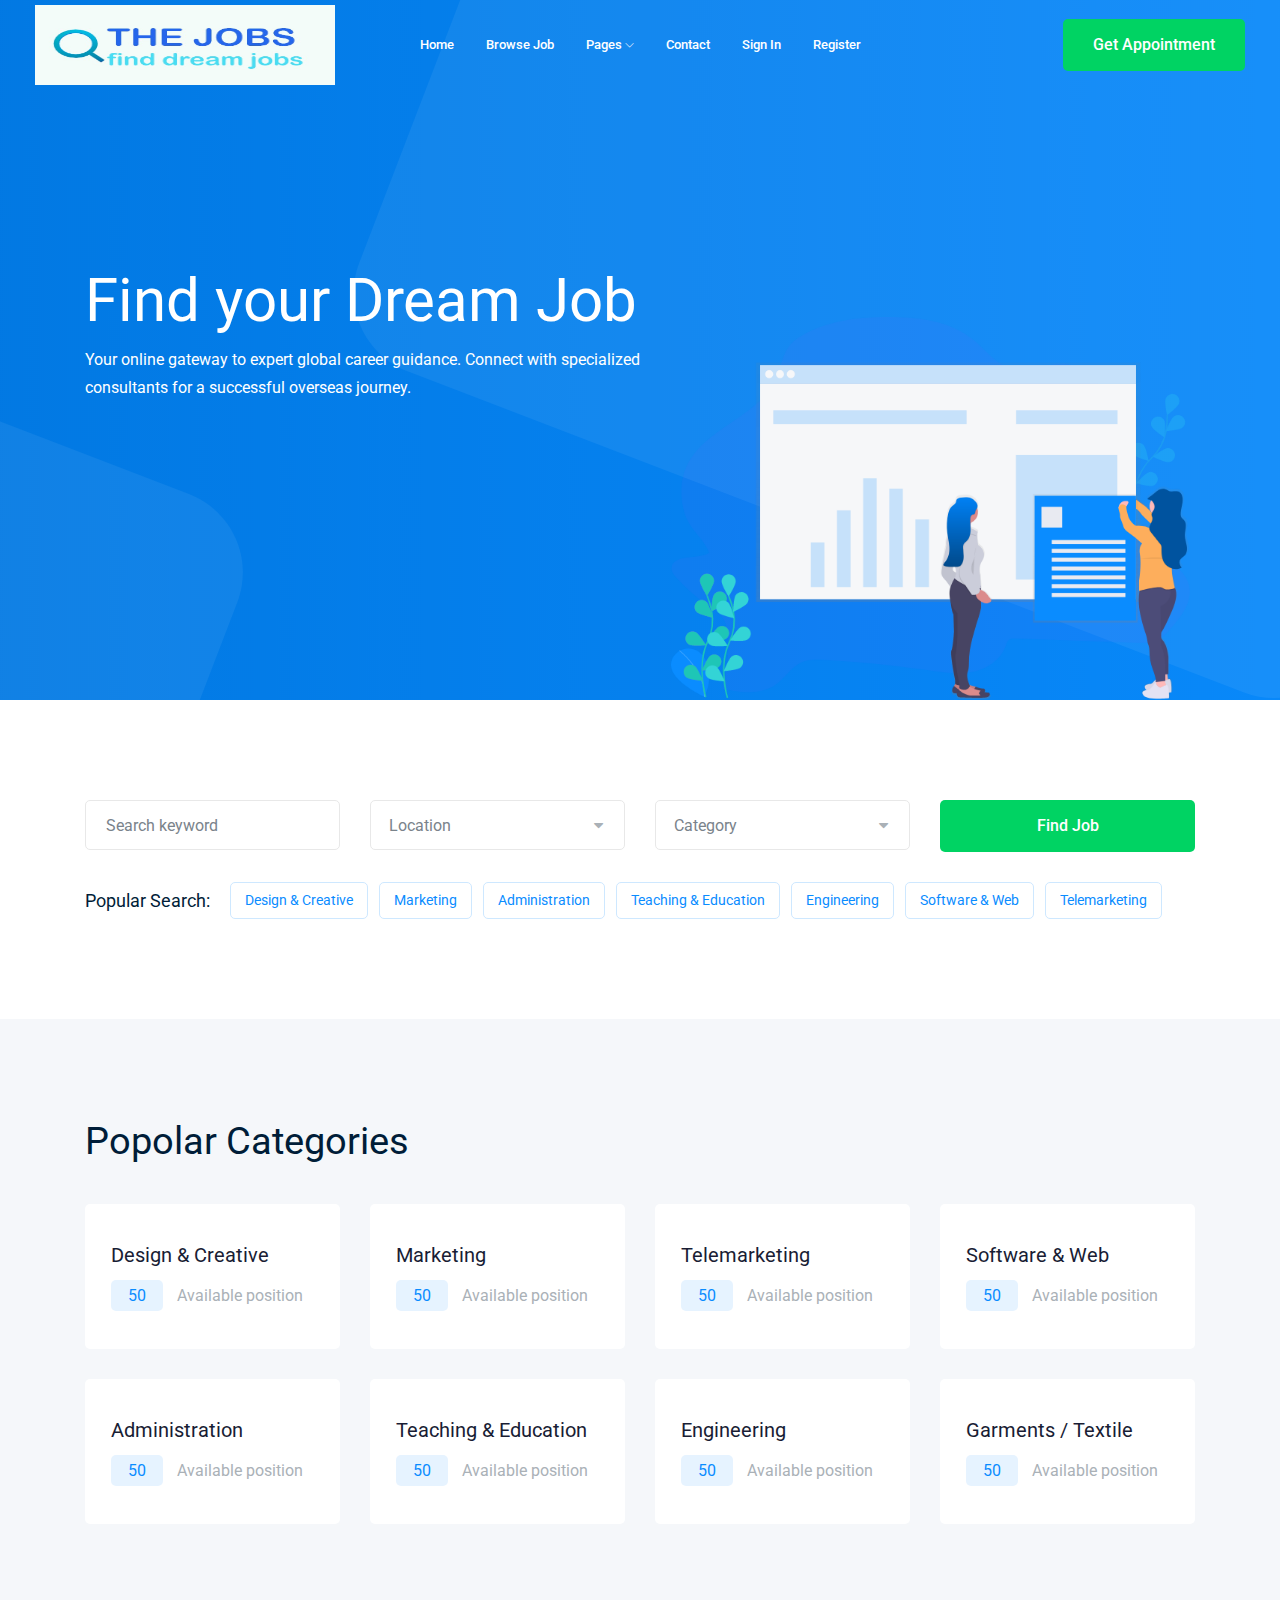
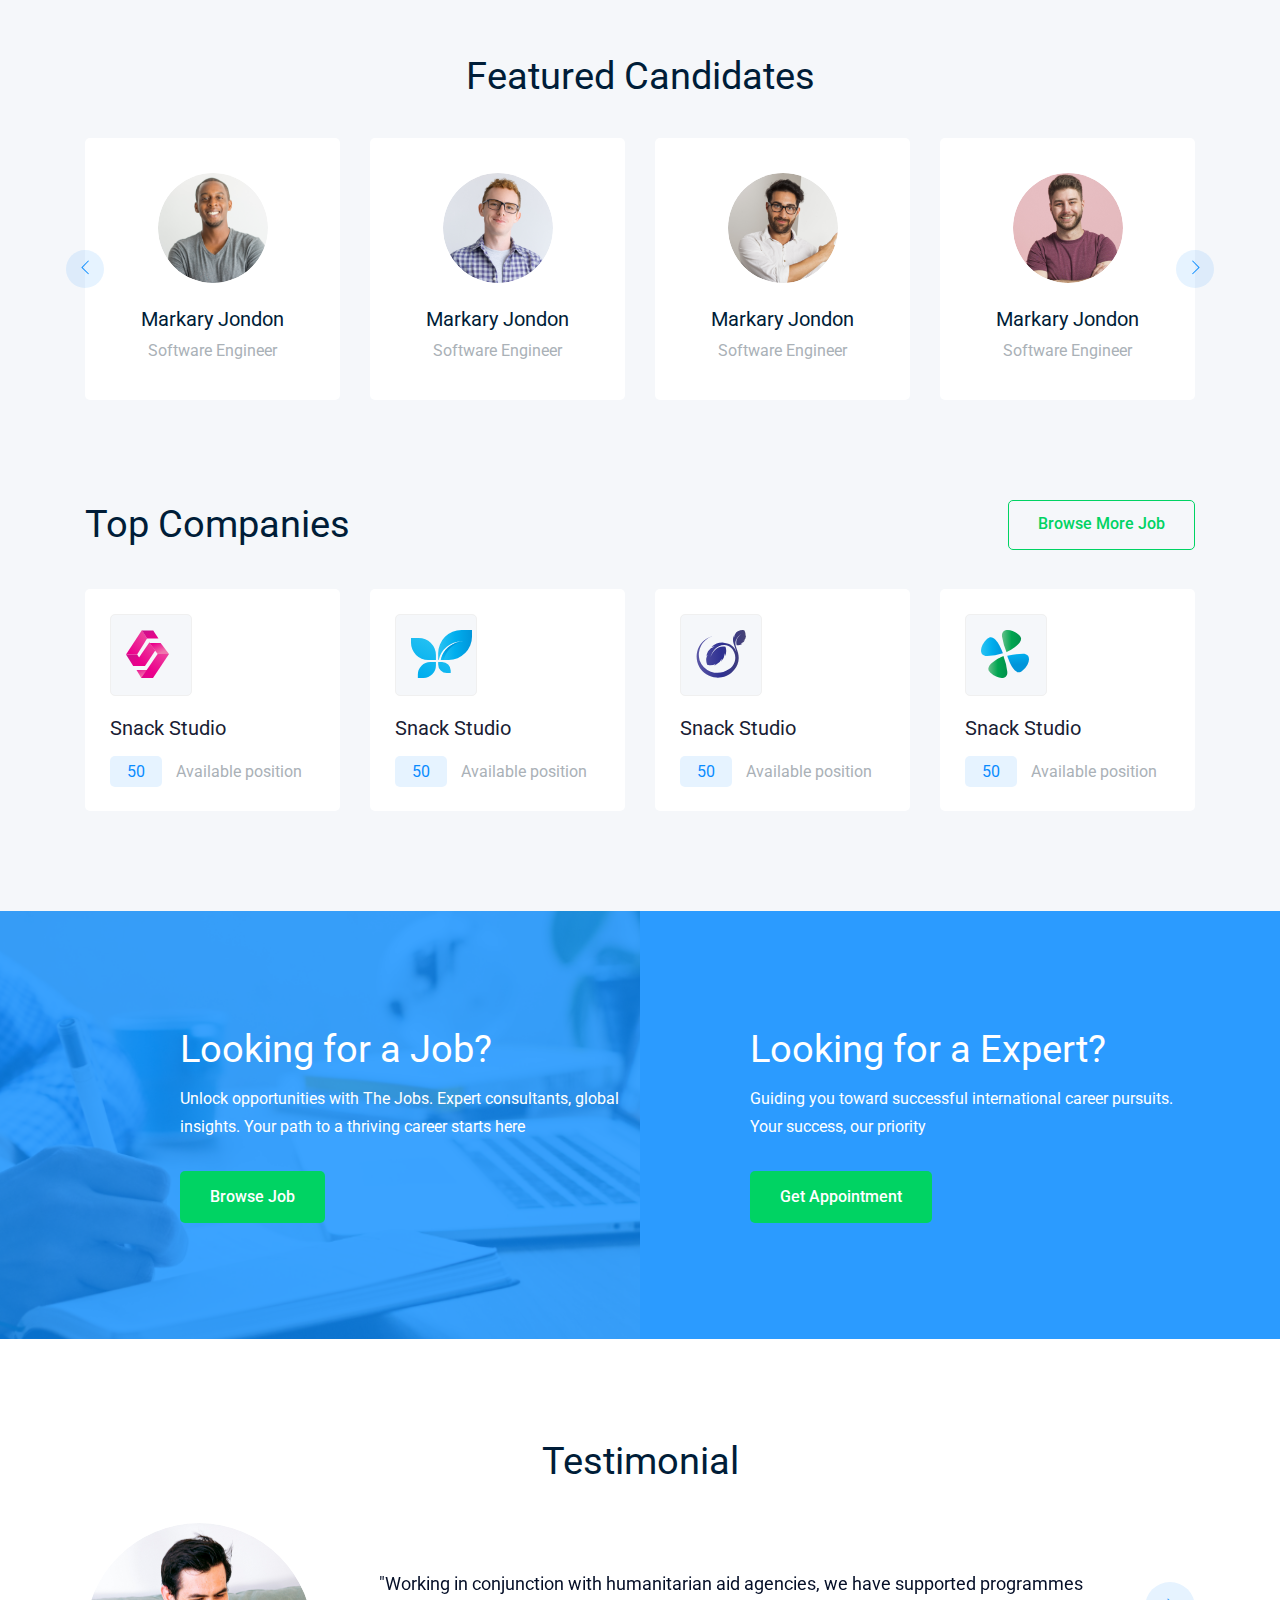
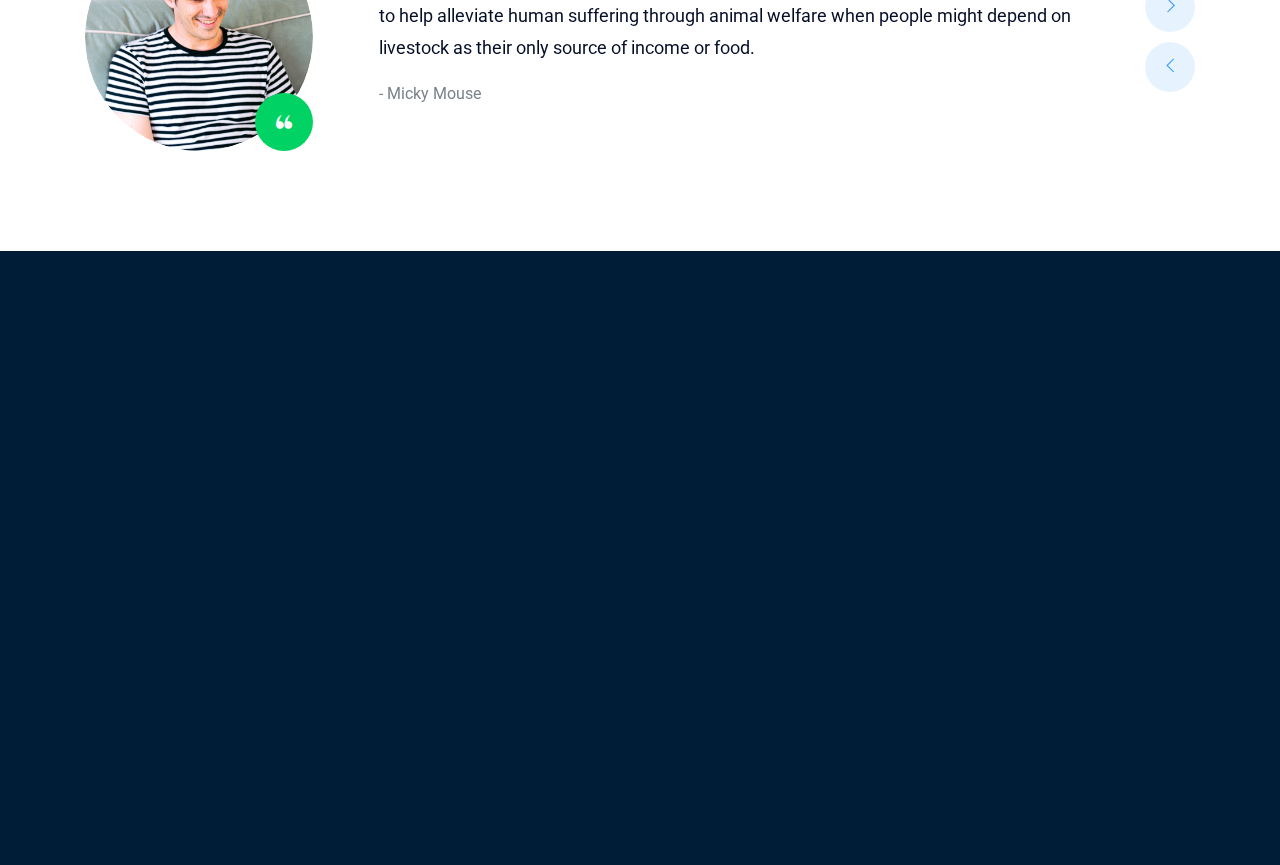
<file: src/main/resources/public/index.html>
<!doctype html>
<html class="no-js" lang="zxx">

<head>
    <meta charset="utf-8">
    <meta http-equiv="x-ua-compatible" content="ie=edge">
    <title>The Jobs</title>
    <meta name="description" content="">
    <meta name="viewport" content="width=device-width, initial-scale=1">

    <link href="css/bootstrap.min.css" rel="stylesheet">
    <script src="js/bootstrap.min.js"></script>

    <!-- <link rel="manifest" href="site.webmanifest"> -->
    <link rel="shortcut icon" type="image/x-icon" href="img/favicon.png">
    <!-- Place favicon.ico in the root directory -->

    <!-- CSS here -->
    <link rel="stylesheet" href="css/bootstrap.min.css">
    <link rel="stylesheet" href="css/owl.carousel.min.css">
    <link rel="stylesheet" href="css/magnific-popup.css">
    <link rel="stylesheet" href="css/font-awesome.min.css">
    <link rel="stylesheet" href="css/themify-icons.css">
    <link rel="stylesheet" href="css/nice-select.css">
    <link rel="stylesheet" href="css/flaticon.css">
    <link rel="stylesheet" href="css/gijgo.css">
    <link rel="stylesheet" href="css/animate.min.css">
    <link rel="stylesheet" href="css/slicknav.css">

    <link rel="stylesheet" href="css/style.css">
    <!-- <link rel="stylesheet" href="css/responsive.css"> -->
</head>

<body>
    <!--[if lte IE 9]>
            <p class="browserupgrade">You are using an <strong>outdated</strong> browser. Please <a href="https://browsehappy.com/">upgrade your browser</a> to improve your experience and security.</p>
        <![endif]-->

    <!-- header-start -->
    <header>
        <div class="header-area ">
            <div id="sticky-header" class="main-header-area">
                <div class="container-fluid ">
                    <div class="header_bottom_border">
                        <div class="row align-items-center">
                            <div class="col-xl-3 col-lg-2">
                                <div class="logo">
                                    <a href="index.html">
                                        <img src="img/logo1.jpg" alt="" style="width: 300px; height: 80px">
                                    </a>
                                </div>
                            </div>
                            <div class="col-xl-6 col-lg-7">
                                <div class="main-menu  d-none d-lg-block">
                                    <nav>
                                        <ul id="navigation">
                                            <li><a href="index.html">home</a></li>
                                            <li><a href="jobs.html">Browse Job</a></li>
                                            <li><a href="#">pages <i class="ti-angle-down"></i></a>
                                                <ul class="submenu">
                                                    <li><a href="candidate.html">Candidates </a></li>
                                                    <li><a href="job_details.html">job details </a></li>
                                                </ul>
                                            </li>
                                            <li><a href="contact.html">Contact</a></li>
                                            <li><a href="signin.html">Sign In</a></li>
                                            <li><a href="signup.html">Register</a></li>

                                        </ul>
                                    </nav>
                                </div>
                            </div>
                            <div class="col-xl-3 col-lg-3 d-none d-lg-block">
                                <div class="Appointment">
                                    <div class="d-none d-lg-block">
                                        <a class="boxed-btn3" href="front.html">Get Appointment</a>
                                    </div>
                                </div>
                            </div>
                            <div class="col-12">
                                <div class="mobile_menu d-block d-lg-none"></div>
                            </div>
                        </div>
                    </div>

                </div>
            </div>
        </div>
    </header>
    <!-- header-end -->

    <!-- slider_area_start -->
    <div class="slider_area">
        <div class="single_slider  d-flex align-items-center slider_bg_1">
            <div class="container">
                <div class="row align-items-center">
                    <div class="col-lg-7 col-md-6">
                        <div class="slider_text">
                            <h3 class="wow fadeInLeft" data-wow-duration="1s" data-wow-delay=".3s">Find your Dream Job</h3>
                            <p class="wow fadeInLeft" data-wow-duration="1s" data-wow-delay=".4s">Your online gateway to expert global career guidance. Connect with specialized consultants for a successful overseas journey.</p>
                        </div>
                    </div>
                </div>
            </div>
        </div>
        <div class="ilstration_img wow fadeInRight d-none d-lg-block text-right" data-wow-duration="1s" data-wow-delay=".2s">
            <img src="img/banner/illustration.png" alt="">
        </div>
    </div>
    <!-- slider_area_end -->

    <!-- catagory_area -->
    <div class="catagory_area">
        <div class="container">
            <div class="row cat_search">
                <div class="col-lg-3 col-md-4">
                    <div class="single_input">
                        <input type="text" placeholder="Search keyword">
                    </div>
                </div>
                <div class="col-lg-3 col-md-4">
                    <div class="single_input">
                        <select class="wide" >
                            <option data-display="Location">Location</option>
                            <option value="1">Dhaka</option>
                            <option value="2">Rangpur</option>
                            <option value="4">Sylet</option>
                          </select>
                    </div>
                </div>
                <div class="col-lg-3 col-md-4">
                    <div class="single_input">
                        <select class="wide">
                            <option data-display="Category">Category</option>
                            <option value="1">Category 1</option>
                            <option value="2">Category 2</option>
                            <option value="4">Category 3</option>
                          </select>
                    </div>
                </div>
                <div class="col-lg-3 col-md-12">
                    <div class="job_btn">
                        <a href="#" class="boxed-btn3">Find Job</a>
                    </div>
                </div>
            </div>
            <div class="row">
                <div class="col-lg-12">
                    <div class="popular_search d-flex align-items-center">
                        <span>Popular Search:</span>
                        <ul>
                            <li><a href="#">Design & Creative</a></li>
                            <li><a href="#">Marketing</a></li>
                            <li><a href="#">Administration</a></li>
                            <li><a href="#">Teaching & Education</a></li>
                            <li><a href="#">Engineering</a></li>
                            <li><a href="#">Software & Web</a></li>
                            <li><a href="#">Telemarketing</a></li>
                        </ul>
                    </div>
                </div>
            </div>
        </div>
    </div>
    <!--/ catagory_area -->

    <!-- popular_catagory_area_start  -->
    <div class="popular_catagory_area">
        <div class="container">
            <div class="row">
                <div class="col-lg-12">
                    <div class="section_title mb-40">
                        <h3>Popolar Categories</h3>
                    </div>
                </div>
            </div>
            <div class="row">
                <div class="col-lg-4 col-xl-3 col-md-6">
                    <div class="single_catagory">
                        <a href="jobs.html"><h4>Design & Creative</h4></a>
                        <p> <span>50</span> Available position</p>
                    </div>
                </div>
                <div class="col-lg-4 col-xl-3 col-md-6">
                    <div class="single_catagory">
                        <a href="jobs.html"><h4>Marketing</h4></a>
                        <p> <span>50</span> Available position</p>
                    </div>
                </div>
                <div class="col-lg-4 col-xl-3 col-md-6">
                    <div class="single_catagory">
                        <a href="jobs.html"><h4>Telemarketing</h4></a>
                        <p> <span>50</span> Available position</p>
                    </div>
                </div>
                <div class="col-lg-4 col-xl-3 col-md-6">
                    <div class="single_catagory">
                        <a href="jobs.html"><h4>Software & Web</h4></a>
                        <p> <span>50</span> Available position</p>
                    </div>
                </div>
                <div class="col-lg-4 col-xl-3 col-md-6">
                    <div class="single_catagory">
                        <a href="jobs.html"><h4>Administration</h4></a>
                        <p> <span>50</span> Available position</p>
                    </div>
                </div>
                <div class="col-lg-4 col-xl-3 col-md-6">
                    <div class="single_catagory">
                        <a href="jobs.html"><h4>Teaching & Education</h4></a>
                        <p> <span>50</span> Available position</p>
                    </div>
                </div>
                <div class="col-lg-4 col-xl-3 col-md-6">
                    <div class="single_catagory">
                        <a href="jobs.html"><h4>Engineering</h4></a>
                        <p> <span>50</span> Available position</p>
                    </div>
                </div>
                <div class="col-lg-4 col-xl-3 col-md-6">
                    <div class="single_catagory">
                        <a href="jobs.html"><h4>Garments / Textile</h4></a>
                        <p> <span>50</span> Available position</p>
                    </div>
                </div>
            </div>
        </div>
    </div>
    <!-- popular_catagory_area_end  -->

    <!-- featured_candidates_area_start  -->
    <div class="featured_candidates_area">
        <div class="container">
            <div class="row">
                <div class="col-lg-12">
                    <div class="section_title text-center mb-40">
                        <h3>Featured Candidates</h3>
                    </div>
                </div>
            </div>
            <div class="row">
                <div class="col-lg-12">
                    <div class="candidate_active owl-carousel">
                        <div class="single_candidates text-center">
                            <div class="thumb">
                                <img src="img/candiateds/1.png" alt="">
                            </div>
                            <a href="#"><h4>Markary Jondon</h4></a>
                            <p>Software Engineer</p>
                        </div>
                        <div class="single_candidates text-center">
                            <div class="thumb">
                                <img src="img/candiateds/2.png" alt="">
                            </div>
                            <a href="#"><h4>Markary Jondon</h4></a>
                            <p>Software Engineer</p>
                        </div>
                        <div class="single_candidates text-center">
                            <div class="thumb">
                                <img src="img/candiateds/3.png" alt="">
                            </div>
                            <a href="#"><h4>Markary Jondon</h4></a>
                            <p>Software Engineer</p>
                        </div>
                        <div class="single_candidates text-center">
                            <div class="thumb">
                                <img src="img/candiateds/4.png" alt="">
                            </div>
                            <a href="#"><h4>Markary Jondon</h4></a>
                            <p>Software Engineer</p>
                        </div>
                        <div class="single_candidates text-center">
                            <div class="thumb">
                                <img src="img/candiateds/5.png" alt="">
                            </div>
                            <a href="#"><h4>Markary Jondon</h4></a>
                            <p>Software Engineer</p>
                        </div>
                        <div class="single_candidates text-center">
                            <div class="thumb">
                                <img src="img/candiateds/6.png" alt="">
                            </div>
                            <a href="#"><h4>Markary Jondon</h4></a>
                            <p>Software Engineer</p>
                        </div>
                        <div class="single_candidates text-center">
                            <div class="thumb">
                                <img src="img/candiateds/7.png" alt="">
                            </div>
                            <a href="#"><h4>Markary Jondon</h4></a>
                            <p>Software Engineer</p>
                        </div>
                        <div class="single_candidates text-center">
                            <div class="thumb">
                                <img src="img/candiateds/8.png" alt="">
                            </div>
                            <a href="#"><h4>Markary Jondon</h4></a>
                            <p>Software Engineer</p>
                        </div>
                        <div class="single_candidates text-center">
                            <div class="thumb">
                                <img src="img/candiateds/9.png" alt="">
                            </div>
                            <a href="#"><h4>Markary Jondon</h4></a>
                            <p>Software Engineer</p>
                        </div>
                        <div class="single_candidates text-center">
                            <div class="thumb">
                                <img src="img/candiateds/9.png" alt="">
                            </div>
                            <a href="#"><h4>Markary Jondon</h4></a>
                            <p>Software Engineer</p>
                        </div>
                        <div class="single_candidates text-center">
                            <div class="thumb">
                                <img src="img/candiateds/10.png" alt="">
                            </div>
                            <a href="#"><h4>Markary Jondon</h4></a>
                            <p>Software Engineer</p>
                        </div>
                        <div class="single_candidates text-center">
                            <div class="thumb">
                                <img src="img/candiateds/3.png" alt="">
                            </div>
                            <a href="#"><h4>Markary Jondon</h4></a>
                            <p>Software Engineer</p>
                        </div>
                        <div class="single_candidates text-center">
                            <div class="thumb">
                                <img src="img/candiateds/4.png" alt="">
                            </div>
                            <a href="#"><h4>Markary Jondon</h4></a>
                            <p>Software Engineer</p>
                        </div>
                    </div>
                </div>
            </div>
        </div>
    </div>
    <!-- featured_candidates_area_end  -->

    <div class="top_companies_area">
        <div class="container">
            <div class="row align-items-center mb-40">
                <div class="col-lg-6 col-md-6">
                    <div class="section_title">
                        <h3>Top Companies</h3>
                    </div>
                </div>
                <div class="col-lg-6 col-md-6">
                    <div class="brouse_job text-right">
                        <a href="jobs.html" class="boxed-btn4">Browse More Job</a>
                    </div>
                </div>
            </div>
            <div class="row">
                <div class="col-lg-4 col-xl-3 col-md-6">
                    <div class="single_company">
                        <div class="thumb">
                            <img src="img/svg_icon/5.svg" alt="">
                        </div>
                        <a href="jobs.html"><h3>Snack Studio</h3></a>
                        <p> <span>50</span> Available position</p>
                    </div>
                </div>
                <div class="col-lg-4 col-xl-3 col-md-6">
                    <div class="single_company">
                        <div class="thumb">
                            <img src="img/svg_icon/4.svg" alt="">
                        </div>
                        <a href="jobs.html"><h3>Snack Studio</h3></a>
                        <p> <span>50</span> Available position</p>
                    </div>
                </div>
                <div class="col-lg-4 col-xl-3 col-md-6">
                    <div class="single_company">
                        <div class="thumb">
                            <img src="img/svg_icon/3.svg" alt="">
                        </div>
                        <a href="jobs.html"><h3>Snack Studio</h3></a>
                        <p> <span>50</span> Available position</p>
                    </div>
                </div>
                <div class="col-lg-4 col-xl-3 col-md-6">
                    <div class="single_company">
                        <div class="thumb">
                            <img src="img/svg_icon/1.svg" alt="">
                        </div>
                        <a href="jobs.html"><h3>Snack Studio</h3></a>
                        <p> <span>50</span> Available position</p>
                    </div>
                </div>
            </div>
        </div>
    </div>

    <!-- job_searcing_wrap  -->
    <div class="job_searcing_wrap overlay">
        <div class="container">
            <div class="row">
                <div class="col-lg-5 offset-lg-1 col-md-6">
                    <div class="searching_text">
                        <h3>Looking for a Job?</h3>
                        <p>Unlock opportunities with The Jobs. Expert consultants, global insights. Your path to a thriving career starts here </p>
                        <a href="#" class="boxed-btn3">Browse Job</a>
                    </div>
                </div>
                <div class="col-lg-5 offset-lg-1 col-md-6">
                    <div class="searching_text">
                        <h3>Looking for a Expert?</h3>
                        <p> Guiding you toward successful international career pursuits. Your success, our priority </p>
                        <a href="front.html" class="boxed-btn3">Get Appointment</a>
                    </div>
                </div>
            </div>
        </div>
    </div>
    <!-- job_searcing_wrap end  -->

    <!-- testimonial_area  -->
    <div class="testimonial_area  ">
        <div class="container">
            <div class="row">
                <div class="col-lg-12">
                    <div class="section_title text-center mb-40">
                        <h3>Testimonial</h3>
                    </div>
                </div>
                <div class="col-xl-12">
                    <div class="testmonial_active owl-carousel">
                        <div class="single_carousel">
                            <div class="row">
                                <div class="col-lg-11">
                                    <div class="single_testmonial d-flex align-items-center">
                                        <div class="thumb">
                                            <img src="img/testmonial/author.png" alt="">
                                            <div class="quote_icon">
                                                <i class="Flaticon flaticon-quote"></i>
                                            </div>
                                        </div>
                                        <div class="info">
                                            <p>"Working in conjunction with humanitarian aid agencies, we have supported programmes to help alleviate human suffering through animal welfare when people might depend on livestock as their only source of income or food.</p>
                                            <span>- Micky Mouse</span>
                                        </div>
                                    </div>
                                </div>
                            </div>
                        </div>
                        <div class="single_carousel">
                            <div class="row">
                                <div class="col-lg-11">
                                    <div class="single_testmonial d-flex align-items-center">
                                        <div class="thumb">
                                            <img src="img/testmonial/author.png" alt="">
                                            <div class="quote_icon">
                                                <i class=" Flaticon flaticon-quote"></i>
                                            </div>
                                        </div>
                                        <div class="info">
                                            <p>"Working in conjunction with humanitarian aid agencies, we have supported programmes to help alleviate human suffering through animal welfare when people might depend on livestock as their only source of income or food.</p>
                                            <span>- Micky Mouse</span>
                                        </div>
                                    </div>
                                </div>
                            </div>
                        </div>
                        <div class="single_carousel">
                            <div class="row">
                                <div class="col-lg-11">
                                    <div class="single_testmonial d-flex align-items-center">
                                        <div class="thumb">
                                            <img src="img/testmonial/author.png" alt="">
                                            <div class="quote_icon">
                                                <i class="Flaticon flaticon-quote"></i>
                                            </div>
                                        </div>
                                        <div class="info">
                                            <p>"Working in conjunction with humanitarian aid agencies, we have supported programmes to help alleviate human suffering through animal welfare when people might depend on livestock as their only source of income or food.</p>
                                            <span>- Micky Mouse</span>
                                        </div>
                                    </div>
                                </div>
                            </div>
                        </div>
                    </div>
                </div>
            </div>
        </div>
    </div>
    <!-- /testimonial_area  -->


    <!-- footer start -->
    <footer class="footer">
        <div class="footer_top">
            <div class="container">
                <div class="row">
                    <div class="col-xl-3 col-md-6 col-lg-3">
                        <div class="footer_widget wow fadeInUp" data-wow-duration="1s" data-wow-delay=".3s">
                            <div class="footer_logo">
                                <a href="#">
                                    <img src="img/logo1.jpg" alt="" style="width: 250px; height: 80px">

                                </a>
                            </div>
                            <p>
                                finloan@support.com <br>
                                +94 021 245 2568 <br>
                                145 Main Street, 11  Colombo
                            </p>
                            <div class="socail_links">
                                <ul>
                                    <li>
                                        <a href="#">
                                            <i class="ti-facebook"></i>
                                        </a>
                                    </li>
                                    <li>
                                        <a href="#">
                                            <i class="fa fa-google-plus"></i>
                                        </a>
                                    </li>
                                    <li>
                                        <a href="#">
                                            <i class="fa fa-twitter"></i>
                                        </a>
                                    </li>
                                    <li>
                                        <a href="#">
                                            <i class="fa fa-instagram"></i>
                                        </a>
                                    </li>
                                </ul>
                            </div>

                        </div>
                    </div>
                    <div class="col-xl-2 col-md-6 col-lg-2">
                        <div class="footer_widget wow fadeInUp" data-wow-duration="1.1s" data-wow-delay=".4s">
                            <h3 class="footer_title">
                                Company
                            </h3>
                            <ul>
                                <li><a href="#">About </a></li>
                                <li><a href="#"> Pricing</a></li>
                                <li><a href="#">Carrier Tips</a></li>
                                <li><a href="#">FAQ</a></li>
                            </ul>

                        </div>
                    </div>
                    <div class="col-xl-3 col-md-6 col-lg-3">
                        <div class="footer_widget wow fadeInUp" data-wow-duration="1.2s" data-wow-delay=".5s">
                            <h3 class="footer_title">
                                Category
                            </h3>
                            <ul>
                                <li><a href="#">Design & Art</a></li>
                                <li><a href="#">Engineering</a></li>
                                <li><a href="#">Sales & Marketing</a></li>
                                <li><a href="#">Finance</a></li>
                            </ul>
                        </div>
                    </div>
                    <div class="col-xl-4 col-md-6 col-lg-4">
                        <div class="footer_widget wow fadeInUp" data-wow-duration="1.3s" data-wow-delay=".6s">
                            <h3 class="footer_title">
                                Subscribe
                            </h3>
                            <form action="#" class="newsletter_form">
                                <input type="text" placeholder="Enter your mail">
                                <button type="submit">Subscribe</button>
                            </form>
                            <p class="newsletter_text">"Explore diverse global career opportunities with guidance from The Job's experts."
                                luckily.</p>
                        </div>
                    </div>
                </div>
            </div>
        </div>
        <div class="copy-right_text wow fadeInUp" data-wow-duration="1.4s" data-wow-delay=".3s">
            <div class="container">
                <div class="footer_border"></div>
                <div class="row">
                    <div class="col-xl-12">
                        <p class="copy_right text-center">
Copyright &copy;<script>document.write(new Date().getFullYear());</script> All rights reserved

                        </p>
                    </div>
                </div>
            </div>
        </div>
    </footer>
    <!--/ footer end  -->

    <!-- link that opens popup -->
    <!-- JS here -->
    <script src="js/vendor/modernizr-3.5.0.min.js"></script>
    <script src="js/vendor/jquery-1.12.4.min.js"></script>
    <script src="js/popper.min.js"></script>
    <script src="js/bootstrap.min.js"></script>
    <script src="js/owl.carousel.min.js"></script>
    <script src="js/isotope.pkgd.min.js"></script>
    <script src="js/ajax-form.js"></script>
    <script src="js/waypoints.min.js"></script>
    <script src="js/jquery.counterup.min.js"></script>
    <script src="js/imagesloaded.pkgd.min.js"></script>
    <script src="js/scrollIt.js"></script>
    <script src="js/jquery.scrollUp.min.js"></script>
    <script src="js/wow.min.js"></script>
    <script src="js/nice-select.min.js"></script>
    <script src="js/jquery.slicknav.min.js"></script>
    <script src="js/jquery.magnific-popup.min.js"></script>
    <script src="js/plugins.js"></script>
    <script src="js/gijgo.min.js"></script>



    <!--contact js-->
    <script src="js/contact.js"></script>
    <script src="js/jquery.ajaxchimp.min.js"></script>
    <script src="js/jquery.form.js"></script>
    <script src="js/jquery.validate.min.js"></script>
    <script src="js/mail-script.js"></script>


    <script src="js/main.js"></script>
</body>

</html>
</file>
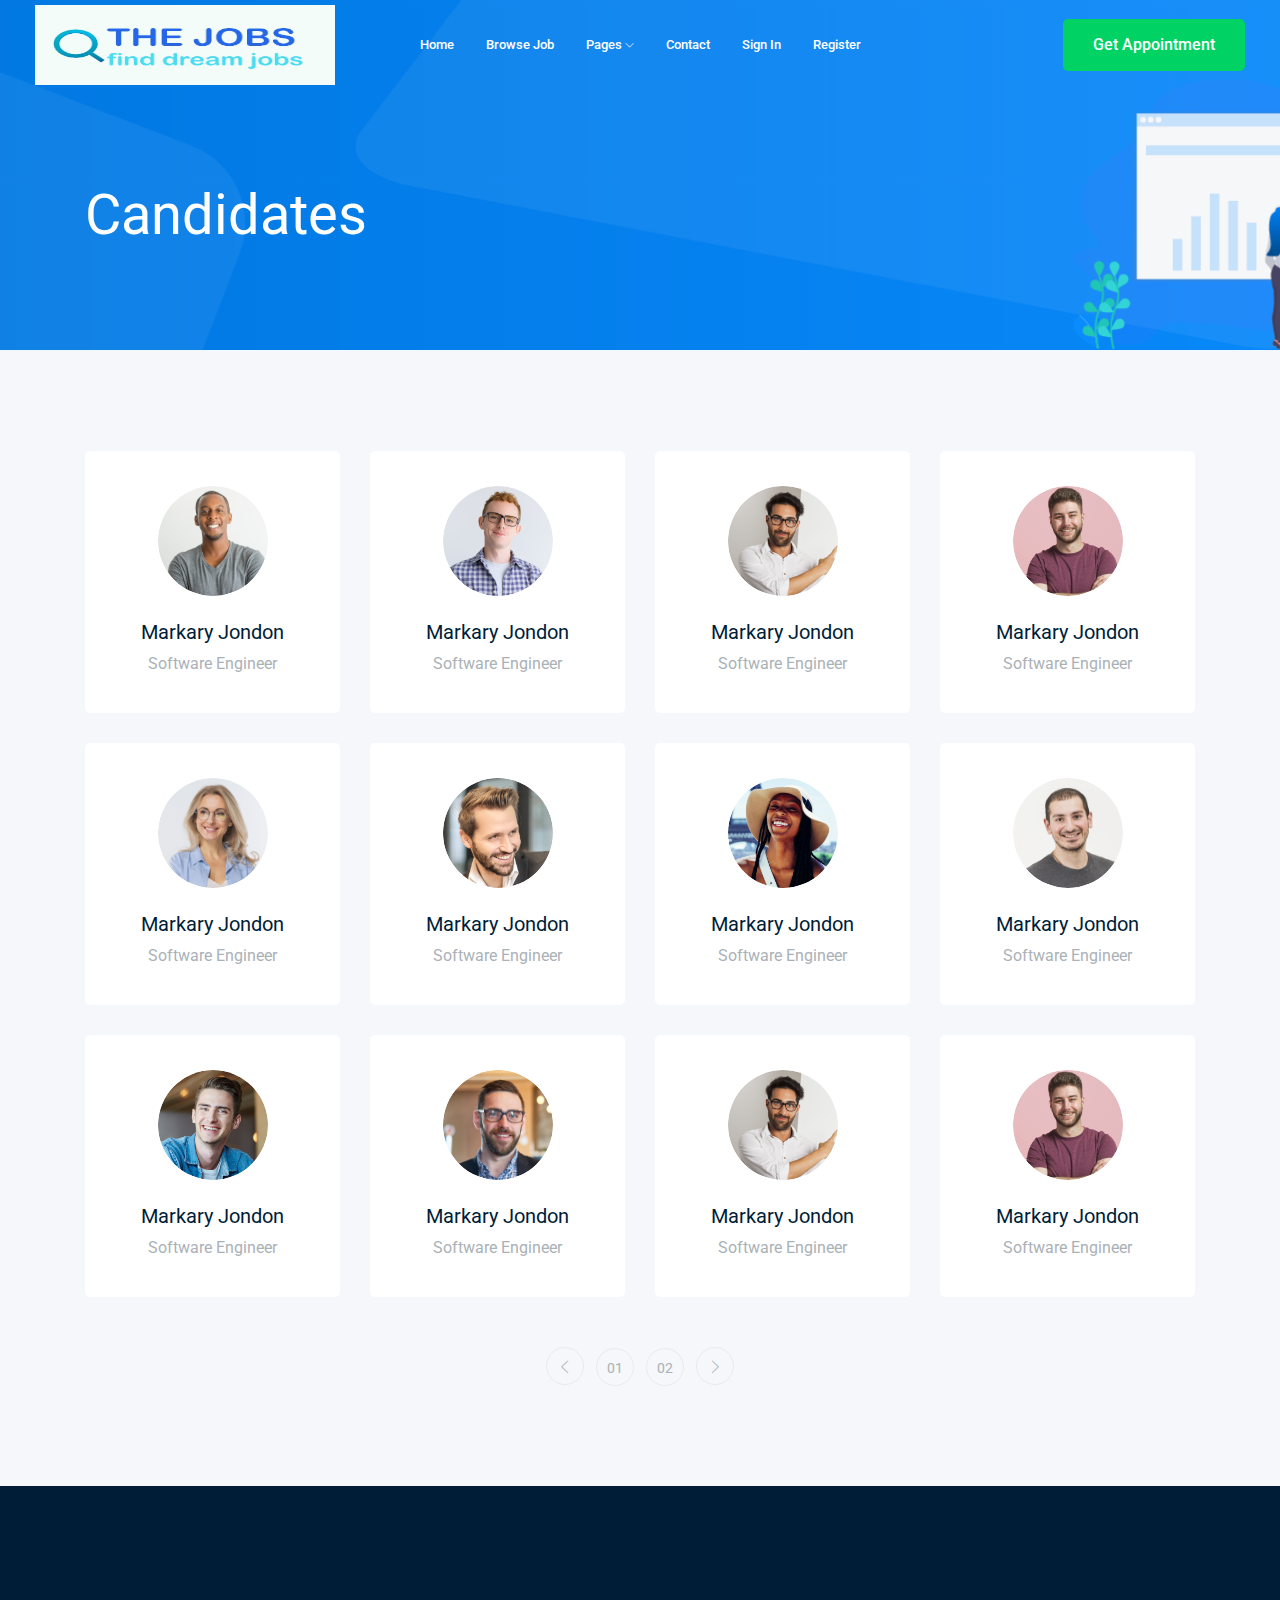
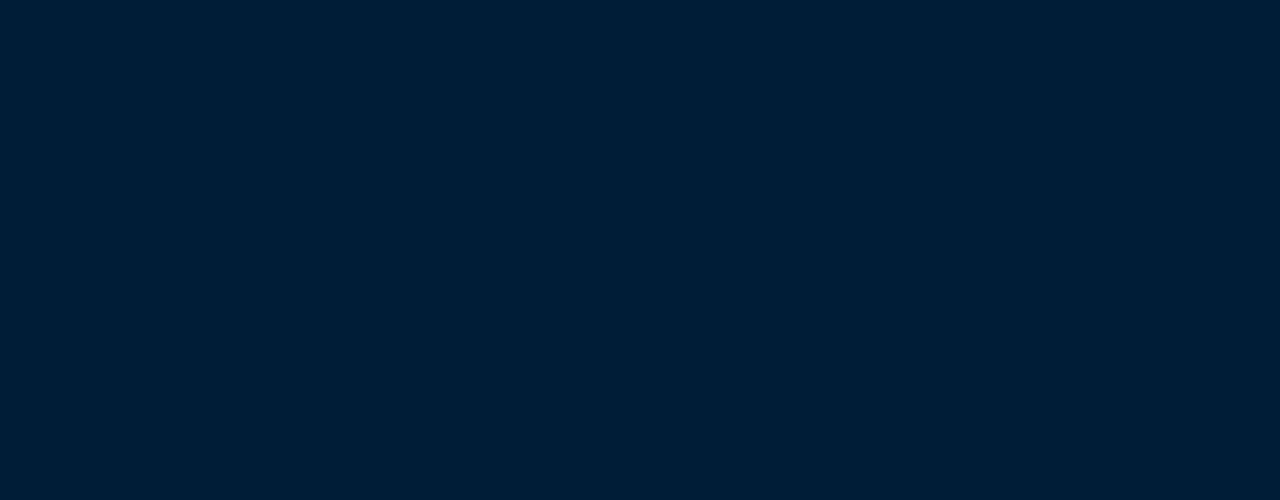
<file: src/main/resources/public/candidate.html>
<!doctype html>
<html class="no-js" lang="zxx">

<head>
    <meta charset="utf-8">
    <meta http-equiv="x-ua-compatible" content="ie=edge">
    <title>The Jobs</title>
    <meta name="description" content="">
    <meta name="viewport" content="width=device-width, initial-scale=1">

    <!-- <link rel="manifest" href="site.webmanifest"> -->
    <link rel="shortcut icon" type="image/x-icon" href="img/favicon.png">
    <!-- Place favicon.ico in the root directory -->

    <!-- CSS here -->
    <link rel="stylesheet" href="css/bootstrap.min.css">
    <link rel="stylesheet" href="css/owl.carousel.min.css">
    <link rel="stylesheet" href="css/magnific-popup.css">
    <link rel="stylesheet" href="css/font-awesome.min.css">
    <link rel="stylesheet" href="css/themify-icons.css">
    <link rel="stylesheet" href="css/nice-select.css">
    <link rel="stylesheet" href="css/flaticon.css">
    <link rel="stylesheet" href="css/gijgo.css">
    <link rel="stylesheet" href="css/animate.min.css">
    <link rel="stylesheet" href="css/slicknav.css">

    <link rel="stylesheet" href="css/style.css">
    <!-- <link rel="stylesheet" href="css/responsive.css"> -->
</head>

<body>
    <!--[if lte IE 9]>
            <p class="browserupgrade">You are using an <strong>outdated</strong> browser. Please <a href="https://browsehappy.com/">upgrade your browser</a> to improve your experience and security.</p>
        <![endif]-->

    <!-- header-start -->
    <header>
        <div class="header-area ">
            <div id="sticky-header" class="main-header-area">
                <div class="container-fluid ">
                    <div class="header_bottom_border">
                        <div class="row align-items-center">
                            <div class="col-xl-3 col-lg-2">
                                <div class="logo">
                                    <a href="index.html">
                                        <img src="img/logo1.jpg" alt="" style="width: 300px; height: 80px">

                                    </a>
                                </div>
                            </div>
                            <div class="col-xl-6 col-lg-7">
                                <div class="main-menu  d-none d-lg-block">
                                    <nav>
                                        <ul id="navigation">
                                            <li><a href="index.html">home</a></li>
                                            <li><a href="jobs.html">Browse Job</a></li>
                                            <li><a href="#">pages <i class="ti-angle-down"></i></a>
                                                <ul class="submenu">
                                                    <li><a href="candidate.html">Candidates </a></li>
                                                    <li><a href="job_details.html">job details </a></li>
                                                </ul>
                                            </li>
                                            <li><a href="contact.html">Contact</a></li>
                                            <li><a href="sigin.html">Sign In</a></li>
                                            <li><a href="signup.html">Register</a></li>
                                        </ul>
                                    </nav>
                                </div>
                            </div>
                            <div class="col-xl-3 col-lg-3 d-none d-lg-block">
                                <div class="Appointment">
                                    <div class="d-none d-lg-block">
                                        <a class="boxed-btn3" href="front.html">Get Appointment</a>
                                    </div>
                                </div>
                            </div>
                            <div class="col-12">
                                <div class="mobile_menu d-block d-lg-none"></div>
                            </div>
                        </div>
                    </div>

                </div>
            </div>
        </div>
    </header>
    <!-- header-end -->

    <!-- bradcam_area  -->
    <div class="bradcam_area bradcam_bg_1">
        <div class="container">
            <div class="row">
                <div class="col-xl-12">
                    <div class="bradcam_text">
                        <h3>Candidates</h3>
                    </div>
                </div>
            </div>
        </div>
    </div>
    <!--/ bradcam_area  -->

    <!-- featured_candidates_area_start  -->
    <div class="featured_candidates_area candidate_page_padding">
        <div class="container">
            <div class="row">
                <div class="col-md-6 col-lg-3">
                    <div class="single_candidates text-center">
                        <div class="thumb">
                            <img src="img/candiateds/1.png" alt="">
                        </div>
                        <a href="#"><h4>Markary Jondon</h4></a>
                        <p>Software Engineer</p>
                    </div>
                </div>
                <div class="col-md-6 col-lg-3">
                    <div class="single_candidates text-center">
                        <div class="thumb">
                            <img src="img/candiateds/2.png" alt="">
                        </div>
                        <a href="#"><h4>Markary Jondon</h4></a>
                        <p>Software Engineer</p>
                    </div>
                </div>
                <div class="col-md-6 col-lg-3">
                    <div class="single_candidates text-center">
                        <div class="thumb">
                            <img src="img/candiateds/3.png" alt="">
                        </div>
                        <a href="#"><h4>Markary Jondon</h4></a>
                        <p>Software Engineer</p>
                    </div>
                </div>
                <div class="col-md-6 col-lg-3">
                    <div class="single_candidates text-center">
                        <div class="thumb">
                            <img src="img/candiateds/4.png" alt="">
                        </div>
                        <a href="#"><h4>Markary Jondon</h4></a>
                        <p>Software Engineer</p>
                    </div>
                </div>
                <div class="col-md-6 col-lg-3">
                    
                    <div class="single_candidates text-center">
                        <div class="thumb">
                            <img src="img/candiateds/5.png" alt="">
                        </div>
                        <a href="#"><h4>Markary Jondon</h4></a>
                        <p>Software Engineer</p>
                    </div>
                </div>
                <div class="col-md-6 col-lg-3">
                    <div class="single_candidates text-center">
                        <div class="thumb">
                            <img src="img/candiateds/6.png" alt="">
                        </div>
                        <a href="#"><h4>Markary Jondon</h4></a>
                        <p>Software Engineer</p>
                    </div>
                </div>
                <div class="col-md-6 col-lg-3">
                    <div class="single_candidates text-center">
                        <div class="thumb">
                            <img src="img/candiateds/7.png" alt="">
                        </div>
                        <a href="#"><h4>Markary Jondon</h4></a>
                        <p>Software Engineer</p>
                    </div>
                </div>
                <div class="col-md-6 col-lg-3">
                    <div class="single_candidates text-center">
                        <div class="thumb">
                            <img src="img/candiateds/8.png" alt="">
                        </div>
                        <a href="#"><h4>Markary Jondon</h4></a>
                        <p>Software Engineer</p>
                    </div>
                </div>
                <div class="col-md-6 col-lg-3">
                    <div class="single_candidates text-center">
                        <div class="thumb">
                            <img src="img/candiateds/9.png" alt="">
                        </div>
                        <a href="#"><h4>Markary Jondon</h4></a>
                        <p>Software Engineer</p>
                    </div>
                </div>
                <div class="col-md-6 col-lg-3">
                    <div class="single_candidates text-center">
                        <div class="thumb">
                            <img src="img/candiateds/10.png" alt="">
                        </div>
                        <a href="#"><h4>Markary Jondon</h4></a>
                        <p>Software Engineer</p>
                    </div>
                </div>
                <div class="col-md-6 col-lg-3">
                    <div class="single_candidates text-center">
                        <div class="thumb">
                            <img src="img/candiateds/3.png" alt="">
                        </div>
                        <a href="#"><h4>Markary Jondon</h4></a>
                        <p>Software Engineer</p>
                    </div>
                </div>
                <div class="col-md-6 col-lg-3">
                    <div class="single_candidates text-center">
                        <div class="thumb">
                            <img src="img/candiateds/4.png" alt="">
                        </div>
                        <a href="#"><h4>Markary Jondon</h4></a>
                        <p>Software Engineer</p>
                    </div>
                </div>
            </div>
            <div class="row">
                <div class="col-lg-12">
                    <div class="pagination_wrap">
                        <ul>
                            <li><a href="#"> <i class="ti-angle-left"></i> </a></li>
                            <li><a href="#"><span>01</span></a></li>
                            <li><a href="#"><span>02</span></a></li>
                            <li><a href="#"> <i class="ti-angle-right"></i> </a></li>
                        </ul>
                    </div>
                </div>
            </div>
        </div>
    </div>
    <!-- featured_candidates_area_end  -->

    <!-- footer start -->
    <footer class="footer">
        <div class="footer_top">
            <div class="container">
                <div class="row">
                    <div class="col-xl-3 col-md-6 col-lg-3">
                        <div class="footer_widget wow fadeInUp" data-wow-duration="1s" data-wow-delay=".3s">
                            <div class="footer_logo">
                                <a href="#">
                                    <img src="img/logo1.jpg" alt="" style="width: 250px; height: 80px">
                                </a>
                            </div>
                            <p>
                                finloan@support.com <br>
                                +10 873 672 6782 <br>
                                600/D, Green road, NewYork
                            </p>
                            <div class="socail_links">
                                <ul>
                                    <li>
                                        <a href="#">
                                            <i class="ti-facebook"></i>
                                        </a>
                                    </li>
                                    <li>
                                        <a href="#">
                                            <i class="fa fa-google-plus"></i>
                                        </a>
                                    </li>
                                    <li>
                                        <a href="#">
                                            <i class="fa fa-twitter"></i>
                                        </a>
                                    </li>
                                    <li>
                                        <a href="#">
                                            <i class="fa fa-instagram"></i>
                                        </a>
                                    </li>
                                </ul>
                            </div>

                        </div>
                    </div>
                    <div class="col-xl-2 col-md-6 col-lg-2">
                        <div class="footer_widget wow fadeInUp" data-wow-duration="1.1s" data-wow-delay=".4s">
                            <h3 class="footer_title">
                                Company
                            </h3>
                            <ul>
                                <li><a href="#">About </a></li>
                                <li><a href="#"> Pricing</a></li>
                                <li><a href="#">Carrier Tips</a></li>
                                <li><a href="#">FAQ</a></li>
                            </ul>

                        </div>
                    </div>
                    <div class="col-xl-3 col-md-6 col-lg-3">
                        <div class="footer_widget wow fadeInUp" data-wow-duration="1.2s" data-wow-delay=".5s">
                            <h3 class="footer_title">
                                Category
                            </h3>
                            <ul>
                                <li><a href="#">Design & Art</a></li>
                                <li><a href="#">Engineering</a></li>
                                <li><a href="#">Sales & Marketing</a></li>
                                <li><a href="#">Finance</a></li>
                            </ul>
                        </div>
                    </div>
                    <div class="col-xl-4 col-md-6 col-lg-4">
                        <div class="footer_widget wow fadeInUp" data-wow-duration="1.3s" data-wow-delay=".6s">
                            <h3 class="footer_title">
                                Subscribe
                            </h3>
                            <form action="#" class="newsletter_form">
                                <input type="text" placeholder="Enter your mail">
                                <button type="submit">Subscribe</button>
                            </form>
                            <p class="newsletter_text">"Explore diverse global career opportunities with guidance from The Job's experts."
                                luckily.</p>
                        </div>
                    </div>
                </div>
            </div>
        </div>
        <div class="copy-right_text wow fadeInUp" data-wow-duration="1.4s" data-wow-delay=".3s">
            <div class="container">
                <div class="footer_border"></div>
                <div class="row">
                    <div class="col-xl-12">
                        <p class="copy_right text-center">
                            Copyright &copy;<script>document.write(new Date().getFullYear());</script> All rights reserved
                        </p>
                    </div>
                </div>
            </div>
        </div>
    </footer>
    <!--/ footer end  -->

    <!-- link that opens popup -->
    <!-- JS here -->
    <script src="js/vendor/modernizr-3.5.0.min.js"></script>
    <script src="js/vendor/jquery-1.12.4.min.js"></script>
    <script src="js/popper.min.js"></script>
    <script src="js/bootstrap.min.js"></script>
    <script src="js/owl.carousel.min.js"></script>
    <script src="js/isotope.pkgd.min.js"></script>
    <script src="js/ajax-form.js"></script>
    <script src="js/waypoints.min.js"></script>
    <script src="js/jquery.counterup.min.js"></script>
    <script src="js/imagesloaded.pkgd.min.js"></script>
    <script src="js/scrollIt.js"></script>
    <script src="js/jquery.scrollUp.min.js"></script>
    <script src="js/wow.min.js"></script>
    <script src="js/nice-select.min.js"></script>
    <script src="js/jquery.slicknav.min.js"></script>
    <script src="js/jquery.magnific-popup.min.js"></script>
    <script src="js/plugins.js"></script>
    <script src="js/gijgo.min.js"></script>



    <!--contact js-->
    <script src="js/contact.js"></script>
    <script src="js/jquery.ajaxchimp.min.js"></script>
    <script src="js/jquery.form.js"></script>
    <script src="js/jquery.validate.min.js"></script>
    <script src="js/mail-script.js"></script>


    <script src="js/main.js"></script>
</body>

</html>
</file>
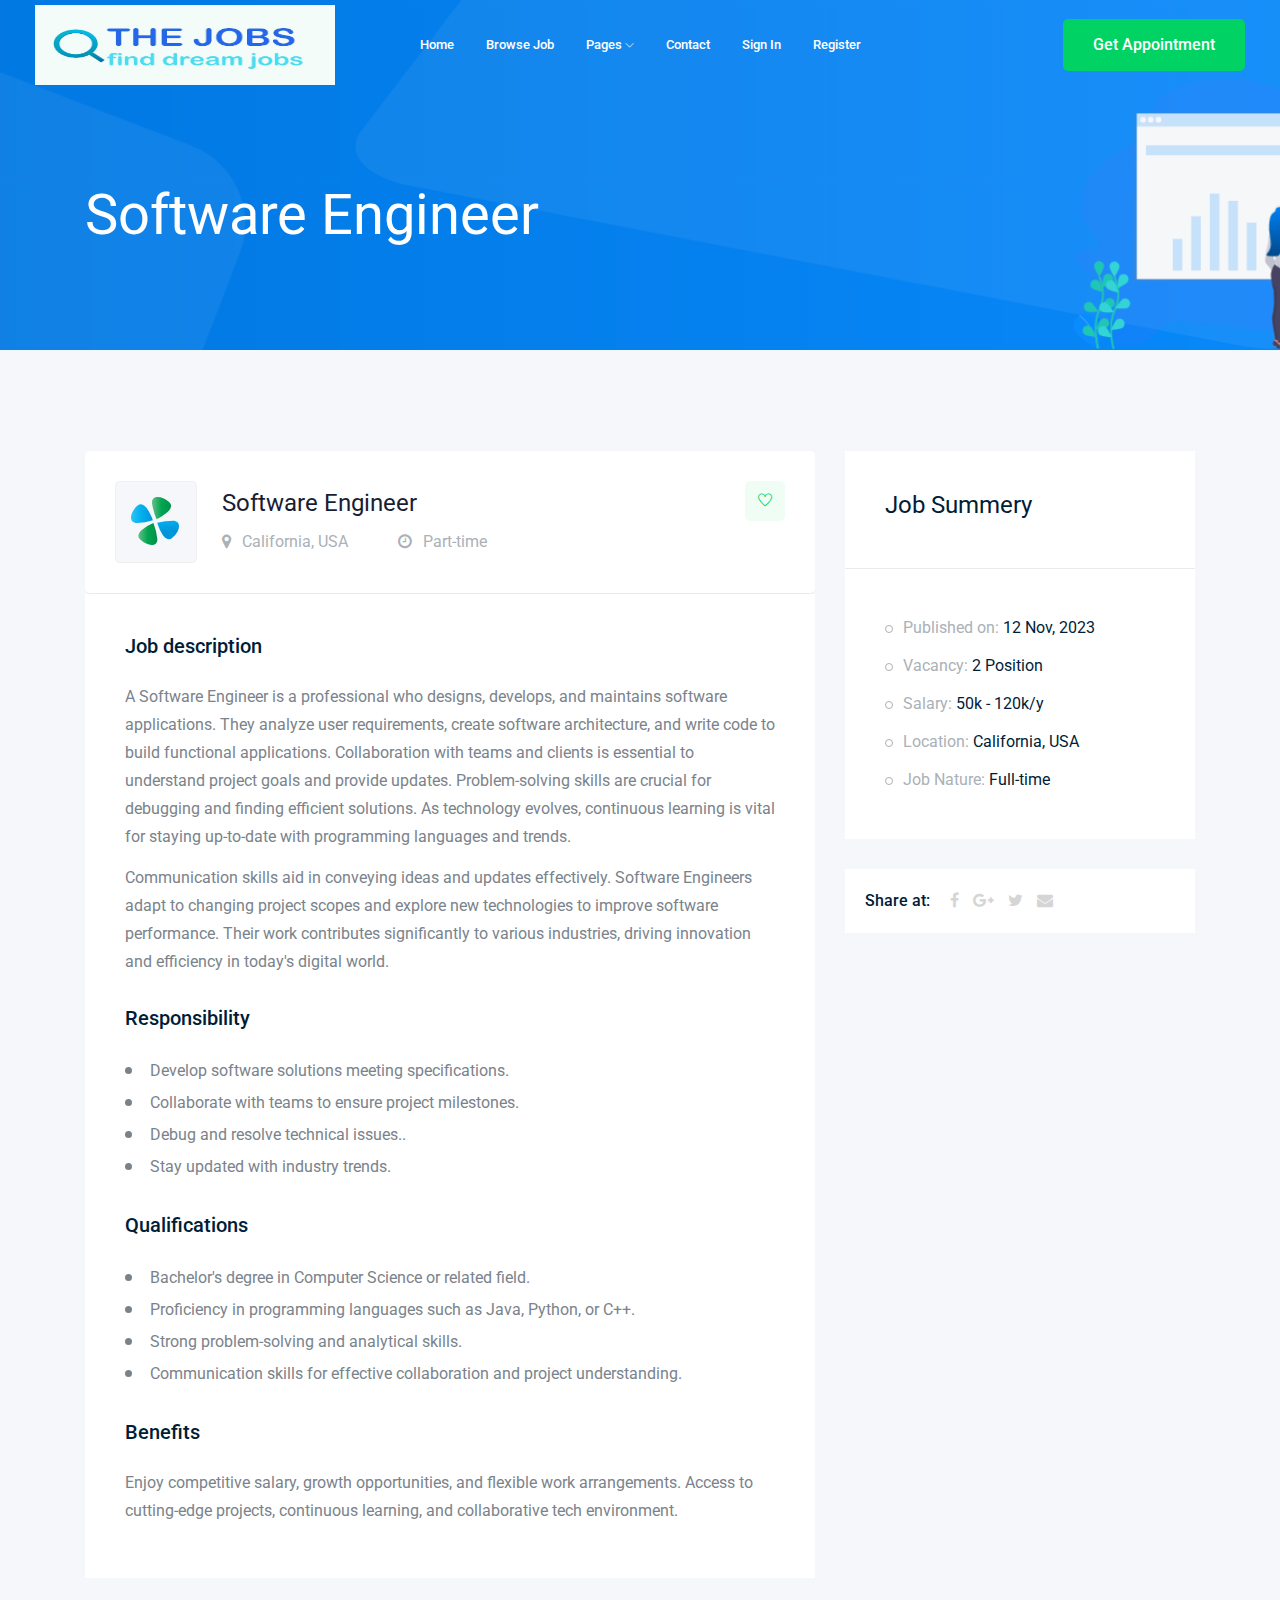
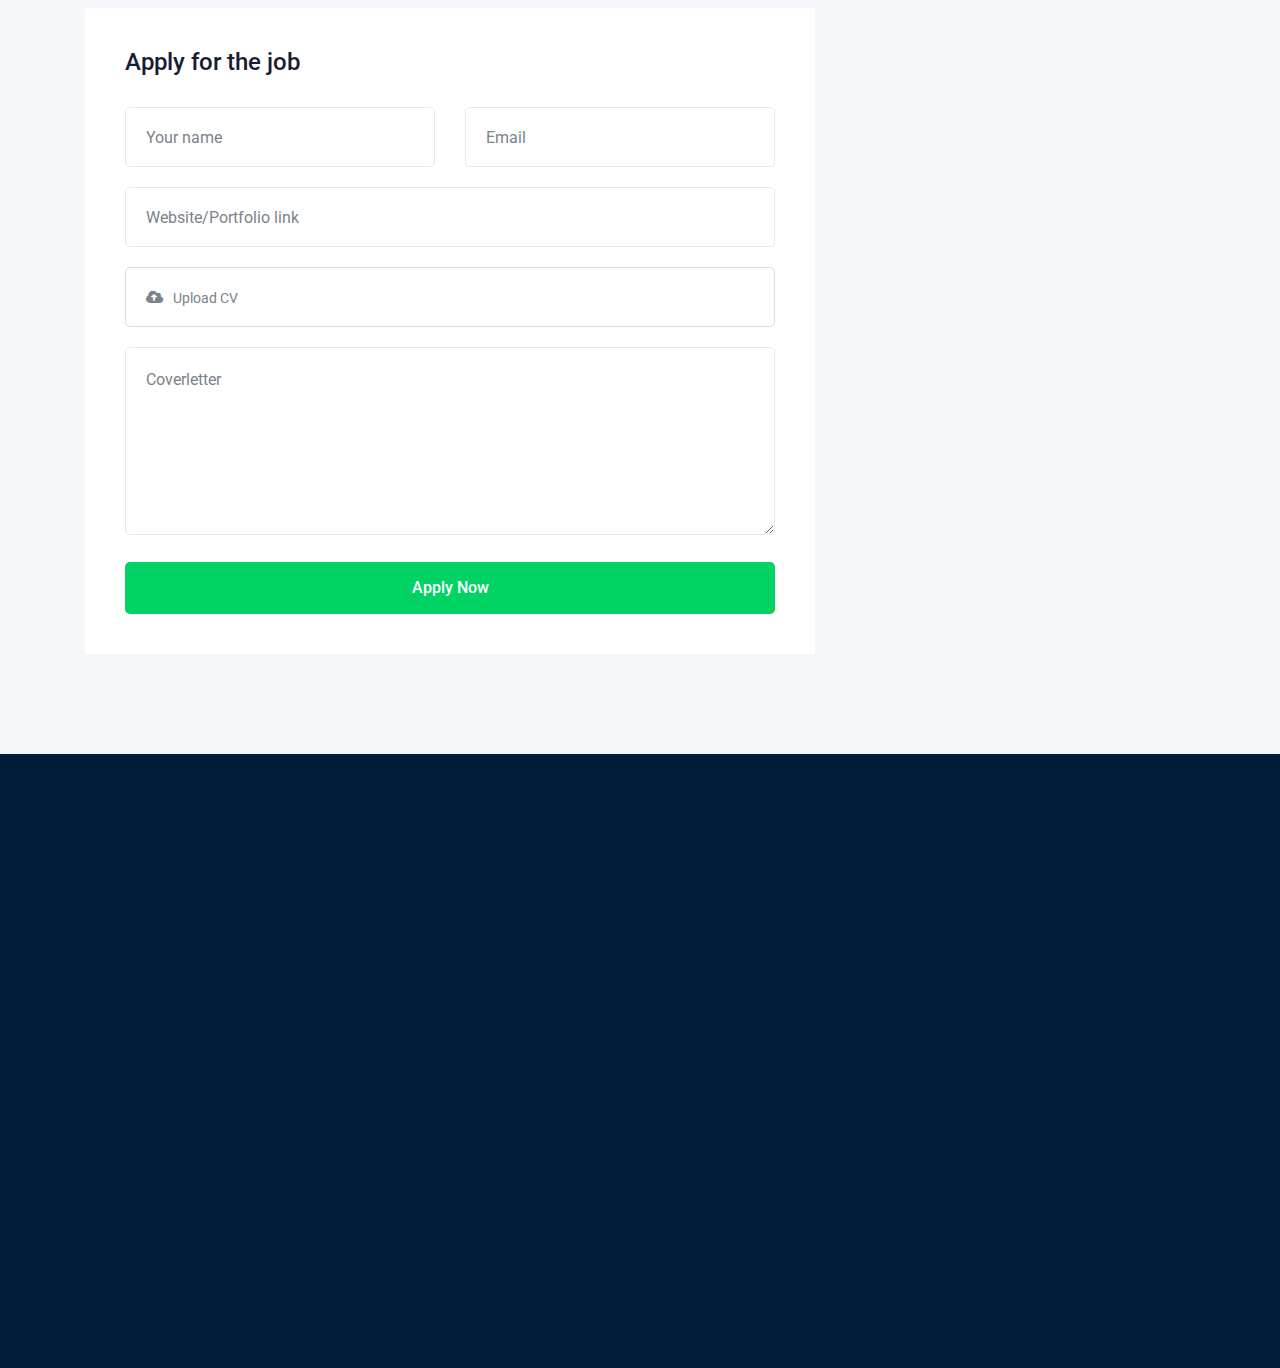
<file: src/main/resources/public/job_details.html>
<!doctype html>
<html class="no-js" lang="zxx">

<head>
    <meta charset="utf-8">
    <meta http-equiv="x-ua-compatible" content="ie=edge">
    <title>The Jobs</title>
    <meta name="description" content="">
    <meta name="viewport" content="width=device-width, initial-scale=1">

    <!-- <link rel="manifest" href="site.webmanifest"> -->
    <link rel="shortcut icon" type="image/x-icon" href="img/favicon.png">
    <!-- Place favicon.ico in the root directory -->

    <!-- CSS here -->
    <link rel="stylesheet" href="css/bootstrap.min.css">
    <link rel="stylesheet" href="css/owl.carousel.min.css">
    <link rel="stylesheet" href="css/magnific-popup.css">
    <link rel="stylesheet" href="css/font-awesome.min.css">
    <link rel="stylesheet" href="css/themify-icons.css">
    <link rel="stylesheet" href="css/nice-select.css">
    <link rel="stylesheet" href="css/flaticon.css">
    <link rel="stylesheet" href="css/gijgo.css">
    <link rel="stylesheet" href="css/animate.min.css">
    <link rel="stylesheet" href="css/slicknav.css">

    <link rel="stylesheet" href="css/style.css">
    <!-- <link rel="stylesheet" href="css/responsive.css"> -->
</head>

<body>
    <!--[if lte IE 9]>
            <p class="browserupgrade">You are using an <strong>outdated</strong> browser. Please <a href="https://browsehappy.com/">upgrade your browser</a> to improve your experience and security.</p>
        <![endif]-->

    <!-- header-start -->
    <header>
        <div class="header-area ">
            <div id="sticky-header" class="main-header-area">
                <div class="container-fluid ">
                    <div class="header_bottom_border">
                        <div class="row align-items-center">
                            <div class="col-xl-3 col-lg-2">
                                <div class="logo">
                                    <a href="index.html">
                                        <img src="img/logo1.jpg" alt="" style="width: 300px; height: 80px">

                                    </a>
                                </div>
                            </div>
                            <div class="col-xl-6 col-lg-7">
                                <div class="main-menu  d-none d-lg-block">
                                    <nav>
                                        <ul id="navigation">
                                            <li><a href="index.html">home</a></li>
                                            <li><a href="jobs.html">Browse Job</a></li>
                                            <li><a href="#">pages <i class="ti-angle-down"></i></a>
                                                <ul class="submenu">
                                                    <li><a href="candidate.html">Candidates </a></li>
                                                    <li><a href="job_details.html">job details </a></li>
                                                </ul>
                                            </li>
                                            <li><a href="contact.html">Contact</a></li>
                                            <li><a href="sigin.html">Sign In</a></li>
                                            <li><a href="signup.html">Register</a></li>
                                        </ul>
                                    </nav>
                                </div>
                            </div>
                            <div class="col-xl-3 col-lg-3 d-none d-lg-block">
                                <div class="Appointment">
                                    <div class="d-none d-lg-block">
                                        <a class="boxed-btn3" href="front.html">Get Appointment</a>
                                    </div>
                                </div>
                            </div>
                            <div class="col-12">
                                <div class="mobile_menu d-block d-lg-none"></div>
                            </div>
                        </div>
                    </div>

                </div>
            </div>
        </div>
    </header>
    <!-- header-end -->

    <!-- bradcam_area  -->
    <div class="bradcam_area bradcam_bg_1">
        <div class="container">
            <div class="row">
                <div class="col-xl-12">
                    <div class="bradcam_text">
                        <h3>Software Engineer</h3>
                    </div>
                </div>
            </div>
        </div>
    </div>
    <!--/ bradcam_area  -->

    <div class="job_details_area">
        <div class="container">
            <div class="row">
                <div class="col-lg-8">
                    <div class="job_details_header">
                        <div class="single_jobs white-bg d-flex justify-content-between">
                            <div class="jobs_left d-flex align-items-center">
                                <div class="thumb">
                                    <img src="img/svg_icon/1.svg" alt="">
                                </div>
                                <div class="jobs_conetent">
                                    <a href="#"><h4>Software Engineer</h4></a>
                                    <div class="links_locat d-flex align-items-center">
                                        <div class="location">
                                            <p> <i class="fa fa-map-marker"></i> California, USA</p>
                                        </div>
                                        <div class="location">
                                            <p> <i class="fa fa-clock-o"></i> Part-time</p>
                                        </div>
                                    </div>
                                </div>
                            </div>
                            <div class="jobs_right">
                                <div class="apply_now">
                                    <a class="heart_mark" href="#"> <i class="ti-heart"></i> </a>
                                </div>
                            </div>
                        </div>
                    </div>
                    <div class="descript_wrap white-bg">
                        <div class="single_wrap">
                            <h4>Job description</h4>
                            <p>A Software Engineer is a professional who designs, develops, and maintains software applications. They analyze user requirements, create software architecture, and write code to build functional applications. Collaboration with teams and clients is essential to understand project goals and provide updates. Problem-solving skills are crucial for debugging and finding efficient solutions. As technology evolves, continuous learning is vital for staying up-to-date with programming languages and trends.</p>
                            <p>Communication skills aid in conveying ideas and updates effectively.
                                Software Engineers adapt to changing project scopes and explore new technologies to improve software performance. Their work contributes significantly to various industries, driving innovation and efficiency in today's digital world.</p>
                        </div>
                        <div class="single_wrap">
                            <h4>Responsibility</h4>
                            <ul>
                                <li>Develop software solutions meeting specifications.
                                </li>
                                <li> Collaborate with teams to ensure project milestones.</li>
                                <li>Debug and resolve technical issues..</li>
                                <li>Stay updated with industry trends.</li>
                            </ul>
                        </div>
                        <div class="single_wrap">
                            <h4>Qualifications</h4>
                            <ul>
                                <li>Bachelor's degree in Computer Science or related field.
                                </li>
                                <li>Proficiency in programming languages such as Java, Python, or C++.</li>
                                <li>Strong problem-solving and analytical skills.</li>
                                <li>Communication skills for effective collaboration and project understanding.</li>
                            </ul>
                        </div>
                        <div class="single_wrap">
                            <h4>Benefits</h4>
                            <p>Enjoy competitive salary, growth opportunities, and flexible work arrangements. Access to cutting-edge projects, continuous learning, and collaborative tech environment.</p>
                        </div>
                    </div>
                    <div class="apply_job_form white-bg">
                        <h4>Apply for the job</h4>
                        <form action="#">
                            <div class="row">
                                <div class="col-md-6">
                                    <div class="input_field">
                                        <input type="text" placeholder="Your name">
                                    </div>
                                </div>
                                <div class="col-md-6">
                                    <div class="input_field">
                                        <input type="text" placeholder="Email">
                                    </div>
                                </div>
                                <div class="col-md-12">
                                    <div class="input_field">
                                        <input type="text" placeholder="Website/Portfolio link">
                                    </div>
                                </div>
                                <div class="col-md-12">
                                    <div class="input-group">
                                        <div class="input-group-prepend">
                                          <button type="button" id="inputGroupFileAddon03"><i class="fa fa-cloud-upload" aria-hidden="true"></i>
                                          </button>
                                        </div>
                                        <div class="custom-file">
                                          <input type="file" class="custom-file-input" id="inputGroupFile03" aria-describedby="inputGroupFileAddon03">
                                          <label class="custom-file-label" for="inputGroupFile03">Upload CV</label>
                                        </div>
                                      </div>
                                </div>
                                <div class="col-md-12">
                                    <div class="input_field">
                                        <textarea name="#" id="" cols="30" rows="10" placeholder="Coverletter"></textarea>
                                    </div>
                                </div>
                                <div class="col-md-12">
                                    <div class="submit_btn">
                                        <button class="boxed-btn3 w-100" type="submit">Apply Now</button>
                                    </div>
                                </div>
                            </div>
                        </form>
                    </div>
                </div>
                <div class="col-lg-4">
                    <div class="job_sumary">
                        <div class="summery_header">
                            <h3>Job Summery</h3>
                        </div>
                        <div class="job_content">
                            <ul>
                                <li>Published on: <span>12 Nov, 2023</span></li>
                                <li>Vacancy: <span>2 Position</span></li>
                                <li>Salary: <span>50k - 120k/y</span></li>
                                <li>Location: <span>California, USA</span></li>
                                <li>Job Nature: <span> Full-time</span></li>
                            </ul>
                        </div>
                    </div>
                    <div class="share_wrap d-flex">
                        <span>Share at:</span>
                        <ul>
                            <li><a href="#"> <i class="fa fa-facebook"></i></a> </li>
                            <li><a href="#"> <i class="fa fa-google-plus"></i></a> </li>
                            <li><a href="#"> <i class="fa fa-twitter"></i></a> </li>
                            <li><a href="#"> <i class="fa fa-envelope"></i></a> </li>
                        </ul>
                    </div>

                </div>
            </div>
        </div>
    </div>

    <!-- footer start -->
    <footer class="footer">
        <div class="footer_top">
            <div class="container">
                <div class="row">
                    <div class="col-xl-3 col-md-6 col-lg-3">
                        <div class="footer_widget wow fadeInUp" data-wow-duration="1s" data-wow-delay=".3s">
                            <div class="footer_logo">
                                <a href="#">
                                    <img src="img/logo1.jpg" alt="" style="width: 250px; height: 80px">

                                </a>
                            </div>
                            <p>
                                finloan@support.com <br>
                                +10 873 672 6782 <br>
                                600/D, Green road, NewYork
                            </p>
                            <div class="socail_links">
                                <ul>
                                    <li>
                                        <a href="#">
                                            <i class="ti-facebook"></i>
                                        </a>
                                    </li>
                                    <li>
                                        <a href="#">
                                            <i class="fa fa-google-plus"></i>
                                        </a>
                                    </li>
                                    <li>
                                        <a href="#">
                                            <i class="fa fa-twitter"></i>
                                        </a>
                                    </li>
                                    <li>
                                        <a href="#">
                                            <i class="fa fa-instagram"></i>
                                        </a>
                                    </li>
                                </ul>
                            </div>

                        </div>
                    </div>
                    <div class="col-xl-2 col-md-6 col-lg-2">
                        <div class="footer_widget wow fadeInUp" data-wow-duration="1.1s" data-wow-delay=".4s">
                            <h3 class="footer_title">
                                Company
                            </h3>
                            <ul>
                                <li><a href="#">About </a></li>
                                <li><a href="#"> Pricing</a></li>
                                <li><a href="#">Carrier Tips</a></li>
                                <li><a href="#">FAQ</a></li>
                            </ul>

                        </div>
                    </div>
                    <div class="col-xl-3 col-md-6 col-lg-3">
                        <div class="footer_widget wow fadeInUp" data-wow-duration="1.2s" data-wow-delay=".5s">
                            <h3 class="footer_title">
                                Category
                            </h3>
                            <ul>
                                <li><a href="#">Design & Art</a></li>
                                <li><a href="#">Engineering</a></li>
                                <li><a href="#">Sales & Marketing</a></li>
                                <li><a href="#">Finance</a></li>
                            </ul>
                        </div>
                    </div>
                    <div class="col-xl-4 col-md-6 col-lg-4">
                        <div class="footer_widget wow fadeInUp" data-wow-duration="1.3s" data-wow-delay=".6s">
                            <h3 class="footer_title">
                                Subscribe
                            </h3>
                            <form action="#" class="newsletter_form">
                                <input type="text" placeholder="Enter your mail">
                                <button type="submit">Subscribe</button>
                            </form>
                            <p class="newsletter_text">"Explore diverse global career opportunities with guidance from The Job's experts."
                                luckily.</p>
                        </div>
                    </div>
                </div>
            </div>
        </div>
        <div class="copy-right_text wow fadeInUp" data-wow-duration="1.4s" data-wow-delay=".3s">
            <div class="container">
                <div class="footer_border"></div>
                <div class="row">
                    <div class="col-xl-12">
                        <p class="copy_right text-center">
Copyright &copy;<script>document.write(new Date().getFullYear());</script> All rights reserved
                        </p>
                    </div>
                </div>
            </div>
        </div>
    </footer>
    <!--/ footer end  -->

    <!-- link that opens popup -->
    <!-- JS here -->
    <script src="js/vendor/modernizr-3.5.0.min.js"></script>
    <script src="js/vendor/jquery-1.12.4.min.js"></script>
    <script src="js/popper.min.js"></script>
    <script src="js/bootstrap.min.js"></script>
    <script src="js/owl.carousel.min.js"></script>
    <script src="js/isotope.pkgd.min.js"></script>
    <script src="js/ajax-form.js"></script>
    <script src="js/waypoints.min.js"></script>
    <script src="js/jquery.counterup.min.js"></script>
    <script src="js/imagesloaded.pkgd.min.js"></script>
    <script src="js/scrollIt.js"></script>
    <script src="js/jquery.scrollUp.min.js"></script>
    <script src="js/wow.min.js"></script>
    <script src="js/nice-select.min.js"></script>
    <script src="js/jquery.slicknav.min.js"></script>
    <script src="js/jquery.magnific-popup.min.js"></script>
    <script src="js/plugins.js"></script>
    <script src="js/gijgo.min.js"></script>



    <!--contact js-->
    <script src="js/contact.js"></script>
    <script src="js/jquery.ajaxchimp.min.js"></script>
    <script src="js/jquery.form.js"></script>
    <script src="js/jquery.validate.min.js"></script>
    <script src="js/mail-script.js"></script>


    <script src="js/main.js"></script>
</body>

</html>
</file>
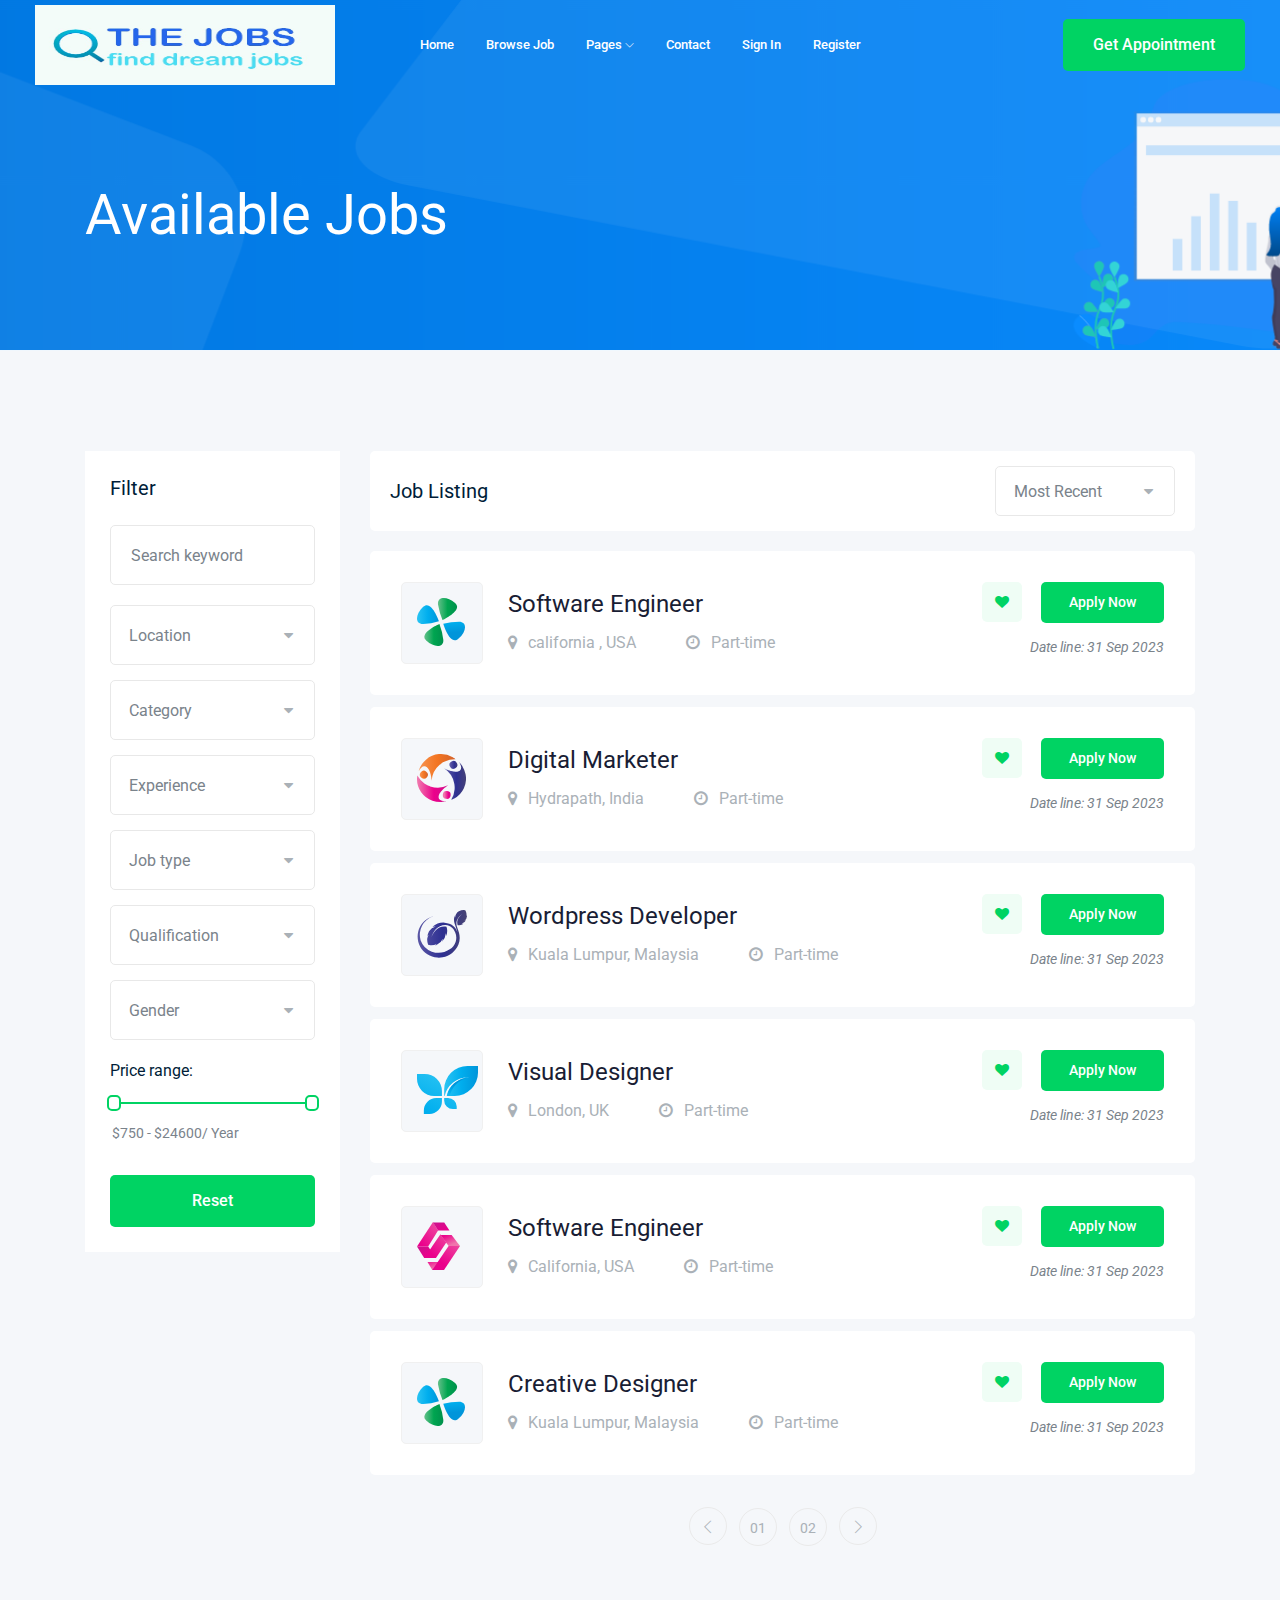
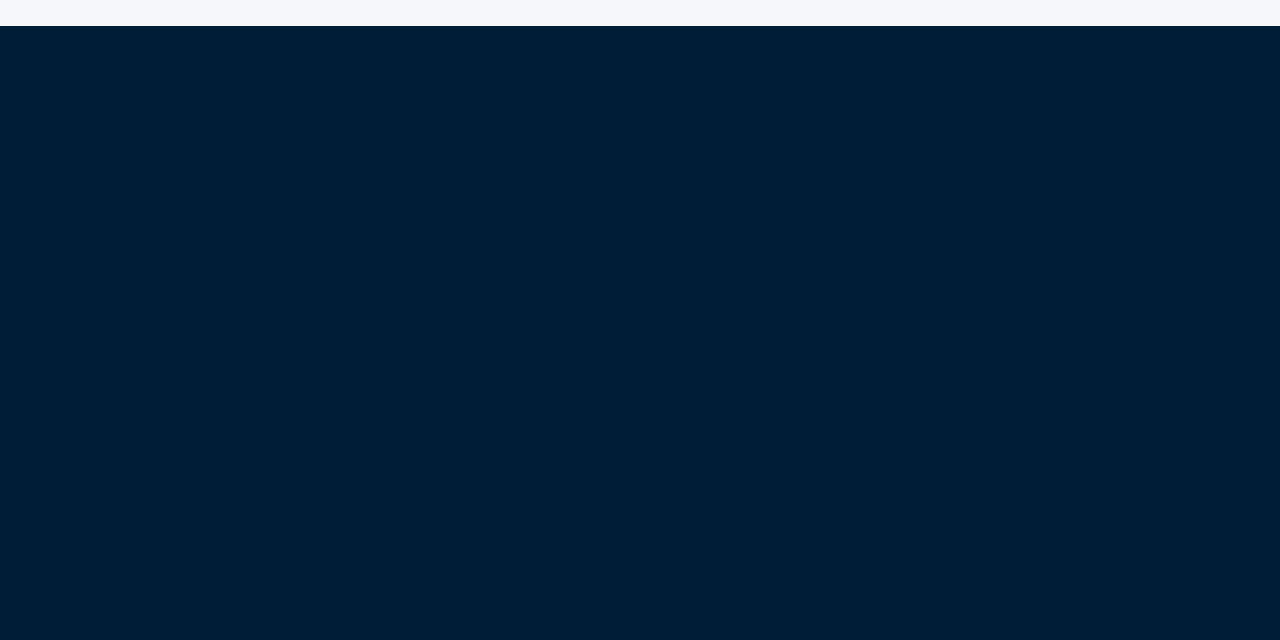
<file: src/main/resources/public/jobs.html>
<!doctype html>
<html class="no-js" lang="zxx">

<head>
    <meta charset="utf-8">
    <meta http-equiv="x-ua-compatible" content="ie=edge">
    <title>The Jobs</title>
    <meta name="description" content="">
    <meta name="viewport" content="width=device-width, initial-scale=1">

    <!-- <link rel="manifest" href="site.webmanifest"> -->
    <link rel="shortcut icon" type="image/x-icon" href="img/favicon.png">
    <!-- Place favicon.ico in the root directory -->

    <!-- CSS here -->
    <link rel="stylesheet" href="css/bootstrap.min.css">
    <link rel="stylesheet" href="css/owl.carousel.min.css">
    <link rel="stylesheet" href="css/magnific-popup.css">
    <link rel="stylesheet" href="css/font-awesome.min.css">
    <link rel="stylesheet" href="css/themify-icons.css">
    <link rel="stylesheet" href="css/nice-select.css">
    <link rel="stylesheet" href="css/flaticon.css">
    <link rel="stylesheet" href="css/jquery-ui.css">
    <link rel="stylesheet" href="css/gijgo.css">
    <link rel="stylesheet" href="css/animate.min.css">
    <link rel="stylesheet" href="css/slicknav.css">

    <link rel="stylesheet" href="css/style.css">
    <!-- <link rel="stylesheet" href="css/responsive.css"> -->
</head>

<body>
    <!--[if lte IE 9]>
            <p class="browserupgrade">You are using an <strong>outdated</strong> browser. Please <a href="https://browsehappy.com/">upgrade your browser</a> to improve your experience and security.</p>
        <![endif]-->

    <!-- header-start -->
    <header>
        <div class="header-area ">
            <div id="sticky-header" class="main-header-area">
                <div class="container-fluid ">
                    <div class="header_bottom_border">
                        <div class="row align-items-center">
                            <div class="col-xl-3 col-lg-2">
                                <div class="logo">
                                    <a href="index.html">
                                        <img src="img/logo1.jpg" alt="" style="width: 300px; height: 80px">
                                    </a>
                                </div>
                            </div>
                            <div class="col-xl-6 col-lg-7">
                                <div class="main-menu  d-none d-lg-block">
                                    <nav>
                                        <ul id="navigation">
                                            <li><a href="index.html">home</a></li>
                                            <li><a href="jobs.html">Browse Job</a></li>
                                            <li><a href="#">pages <i class="ti-angle-down"></i></a>
                                                <ul class="submenu">
                                                    <li><a href="candidate.html">Candidates </a></li>
                                                    <li><a href="job_details.html">job details </a></li>
                                                </ul>
                                            </li>
                                            <li><a href="contact.html">Contact</a></li>
                                            <li><a href="sigin.html">Sign In</a></li>
                                            <li><a href="signup.html">Register</a></li>
                                        </ul>
                                    </nav>
                                </div>
                            </div>
                            <div class="col-xl-3 col-lg-3 d-none d-lg-block">
                                <div class="Appointment">
                                    <div class="d-none d-lg-block">
                                        <a class="boxed-btn3" href="front.html">Get Appointment</a>
                                    </div>
                                </div>
                            </div>
                            <div class="col-12">
                                <div class="mobile_menu d-block d-lg-none"></div>
                            </div>
                        </div>
                    </div>

                </div>
            </div>
        </div>
    </header>
    <!-- header-end -->

    <!-- bradcam_area  -->
    <div class="bradcam_area bradcam_bg_1">
        <div class="container">
            <div class="row">
                <div class="col-xl-12">
                    <div class="bradcam_text">
                        <h3>Available Jobs</h3>
                    </div>
                </div>
            </div>
        </div>
    </div>
    <!--/ bradcam_area  -->

    <!-- job_listing_area_start  -->
    <div class="job_listing_area plus_padding">
        <div class="container">
            <div class="row">
                <div class="col-lg-3">
                    <div class="job_filter white-bg">
                        <div class="form_inner white-bg">
                            <h3>Filter</h3>
                            <form action="#">
                                <div class="row">
                                    <div class="col-lg-12">
                                        <div class="single_field">
                                            <input type="text" placeholder="Search keyword">
                                        </div>
                                    </div>
                                    <div class="col-lg-12">
                                        <div class="single_field">
                                            <select class="wide">
                                                <option data-display="Location">Location</option>
                                                <option value="1">Rangpur</option>
                                                <option value="2">Dhaka </option>
                                            </select>
                                        </div>
                                    </div>
                                    <div class="col-lg-12">
                                        <div class="single_field">
                                            <select class="wide">
                                                <option data-display="Category">Category</option>
                                                <option value="1">Category 1</option>
                                                <option value="2">Category 2 </option>
                                            </select>
                                        </div>
                                    </div>
                                    <div class="col-lg-12">
                                        <div class="single_field">
                                            <select class="wide">
                                                <option data-display="Experience">Experience</option>
                                                <option value="1">Experience 1</option>
                                                <option value="2">Experience 2 </option>
                                            </select>
                                        </div>
                                    </div>
                                    <div class="col-lg-12">
                                        <div class="single_field">
                                            <select class="wide">
                                                <option data-display="Job type">Job type</option>
                                                <option value="1">full time 1</option>
                                                <option value="2">part time 2 </option>
                                            </select>
                                        </div>
                                    </div>
                                    <div class="col-lg-12">
                                        <div class="single_field">
                                            <select class="wide">
                                                <option data-display="Qualification">Qualification</option>
                                                <option value="1">Qualification 1</option>
                                                <option value="2">Qualification 2</option>
                                            </select>
                                        </div>
                                    </div>
                                    <div class="col-lg-12">
                                        <div class="single_field">
                                            <select class="wide">
                                                <option data-display="Gender">Gender</option>
                                                <option value="1">male</option>
                                                <option value="2">female</option>
                                            </select>
                                        </div>
                                    </div>
                                </div>
                            </form>
                        </div>
                        <div class="range_wrap">
                            <label for="amount">Price range:</label>
                            <div id="slider-range"></div>
                            <p>
                                <input type="text" id="amount" readonly style="border:0; color:#7A838B; font-size: 14px; font-weight:400;">
                            </p>
                        </div>
                        <div class="reset_btn">
                            <button  class="boxed-btn3 w-100" type="submit">Reset</button>
                        </div>
                    </div>
                </div>
                <div class="col-lg-9">
                    <div class="recent_joblist_wrap">
                        <div class="recent_joblist white-bg ">
                            <div class="row align-items-center">
                                <div class="col-md-6">
                                    <h4>Job Listing</h4>
                                </div>
                                <div class="col-md-6">
                                    <div class="serch_cat d-flex justify-content-end">
                                        <select>
                                            <option data-display="Most Recent">Most Recent</option>
                                            <option value="1">Marketer</option>
                                            <option value="2">Wordpress </option>
                                            <option value="4">Designer</option>
                                        </select>
                                    </div>
                                </div>
                            </div>
                        </div>
                    </div>

                    <div class="job_lists m-0">
                        <div class="row">
                            <div class="col-lg-12 col-md-12">
                                <div class="single_jobs white-bg d-flex justify-content-between">
                                    <div class="jobs_left d-flex align-items-center">
                                        <div class="thumb">
                                            <img src="img/svg_icon/1.svg" alt="">
                                        </div>
                                        <div class="jobs_conetent">
                                            <a href="job_details.html"><h4>Software Engineer</h4></a>
                                            <div class="links_locat d-flex align-items-center">
                                                <div class="location">
                                                    <p> <i class="fa fa-map-marker"></i> california , USA</p>
                                                </div>
                                                <div class="location">
                                                    <p> <i class="fa fa-clock-o"></i> Part-time</p>
                                                </div>
                                            </div>
                                        </div>
                                    </div>
                                    <div class="jobs_right">
                                        <div class="apply_now">
                                            <a class="heart_mark" href="#"> <i class="fa fa-heart"></i> </a>
                                            <a href="job_details.html" class="boxed-btn3">Apply Now</a>
                                        </div>
                                        <div class="date">
                                            <p>Date line: 31 Sep 2023</p>
                                        </div>
                                    </div>
                                </div>
                            </div>
                            <div class="col-lg-12 col-md-12">
                                <div class="single_jobs white-bg d-flex justify-content-between">
                                    <div class="jobs_left d-flex align-items-center">
                                        <div class="thumb">
                                            <img src="img/svg_icon/2.svg" alt="">
                                        </div>
                                        <div class="jobs_conetent">
                                            <a href="job_details.html"><h4>Digital Marketer</h4></a>
                                            <div class="links_locat d-flex align-items-center">
                                                <div class="location">
                                                    <p> <i class="fa fa-map-marker"></i> Hydrapath, India</p>
                                                </div>
                                                <div class="location">
                                                    <p> <i class="fa fa-clock-o"></i> Part-time</p>
                                                </div>
                                            </div>
                                        </div>
                                    </div>
                                    <div class="jobs_right">
                                        <div class="apply_now">
                                            <a class="heart_mark" href="#"> <i class="fa fa-heart"></i> </a>
                                            <a href="job_details.html" class="boxed-btn3">Apply Now</a>
                                        </div>
                                        <div class="date">
                                            <p>Date line: 31 Sep 2023</p>
                                        </div>
                                    </div>
                                </div>
                            </div>
                            <div class="col-lg-12 col-md-12">
                                <div class="single_jobs white-bg d-flex justify-content-between">
                                    <div class="jobs_left d-flex align-items-center">
                                        <div class="thumb">
                                            <img src="img/svg_icon/3.svg" alt="">
                                        </div>
                                        <div class="jobs_conetent">
                                            <a href="job_details.html"><h4>Wordpress Developer</h4></a>
                                            <div class="links_locat d-flex align-items-center">
                                                <div class="location">
                                                    <p> <i class="fa fa-map-marker"></i> Kuala Lumpur, Malaysia</p>
                                                </div>
                                                <div class="location">
                                                    <p> <i class="fa fa-clock-o"></i> Part-time</p>
                                                </div>
                                            </div>
                                        </div>
                                    </div>
                                    <div class="jobs_right">
                                        <div class="apply_now">
                                            <a class="heart_mark" href="#"> <i class="fa fa-heart"></i> </a>
                                            <a href="job_details.html" class="boxed-btn3">Apply Now</a>
                                        </div>
                                        <div class="date">
                                            <p>Date line: 31 Sep 2023</p>
                                        </div>
                                    </div>
                                </div>
                            </div>
                            <div class="col-lg-12 col-md-12">
                                <div class="single_jobs white-bg d-flex justify-content-between">
                                    <div class="jobs_left d-flex align-items-center">
                                        <div class="thumb">
                                            <img src="img/svg_icon/4.svg" alt="">
                                        </div>
                                        <div class="jobs_conetent">
                                            <a href="job_details.html"><h4>Visual Designer</h4></a>
                                            
                                            <div class="links_locat d-flex align-items-center">
                                                <div class="location">
                                                    <p> <i class="fa fa-map-marker"></i> London, UK</p>
                                                </div>
                                                <div class="location">
                                                    <p> <i class="fa fa-clock-o"></i> Part-time</p>
                                                </div>
                                            </div>
                                        </div>
                                    </div>
                                    <div class="jobs_right">
                                        <div class="apply_now">
                                            <a class="heart_mark" href="#"> <i class="fa fa-heart"></i> </a>
                                            <a href="job_details.html" class="boxed-btn3">Apply Now</a>
                                        </div>
                                        <div class="date">
                                            <p>Date line: 31 Sep 2023</p>
                                        </div>
                                    </div>
                                </div>
                            </div>
                            <div class="col-lg-12 col-md-12">
                                <div class="single_jobs white-bg d-flex justify-content-between">
                                    <div class="jobs_left d-flex align-items-center">
                                        <div class="thumb">
                                            <img src="img/svg_icon/5.svg" alt="">
                                        </div>
                                        <div class="jobs_conetent">
                                            <a href="job_details.html"><h4>Software Engineer</h4></a>
                                            <div class="links_locat d-flex align-items-center">
                                                <div class="location">
                                                    <p> <i class="fa fa-map-marker"></i> California, USA</p>
                                                </div>
                                                <div class="location">
                                                    <p> <i class="fa fa-clock-o"></i> Part-time</p>
                                                </div>
                                            </div>
                                        </div>
                                    </div>
                                    <div class="jobs_right">
                                        <div class="apply_now">
                                            <a class="heart_mark" href="#"> <i class="fa fa-heart"></i> </a>
                                            <a href="job_details.html" class="boxed-btn3">Apply Now</a>
                                        </div>
                                        <div class="date">
                                            <p>Date line: 31 Sep 2023</p>
                                        </div>
                                    </div>
                                </div>
                            </div>
                            <div class="col-lg-12 col-md-12">
                                <div class="single_jobs white-bg d-flex justify-content-between">
                                    <div class="jobs_left d-flex align-items-center">
                                        <div class="thumb">
                                            <img src="img/svg_icon/1.svg" alt="">
                                        </div>
                                        <div class="jobs_conetent">
                                            <a href="job_details.html"><h4>Creative Designer</h4></a>
                                            <div class="links_locat d-flex align-items-center">
                                                <div class="location">
                                                    <p> <i class="fa fa-map-marker"></i> Kuala Lumpur, Malaysia</p>
                                                </div>
                                                <div class="location">
                                                    <p> <i class="fa fa-clock-o"></i> Part-time</p>
                                                </div>
                                            </div>
                                        </div>
                                    </div>
                                    <div class="jobs_right">
                                        <div class="apply_now">
                                            <a class="heart_mark" href="#"> <i class="fa fa-heart"></i> </a>
                                            <a href="job_details.html" class="boxed-btn3">Apply Now</a>
                                        </div>
                                        <div class="date">
                                            <p>Date line: 31 Sep 2023</p>
                                        </div>
                                    </div>
                                </div>
                            </div>
                        </div>
                        <div class="row">
                            <div class="col-lg-12">
                                <div class="pagination_wrap">
                                    <ul>
                                        <li><a href="#"> <i class="ti-angle-left"></i> </a></li>
                                        <li><a href="#"><span>01</span></a></li>
                                        <li><a href="#"><span>02</span></a></li>
                                        <li><a href="#"> <i class="ti-angle-right"></i> </a></li>
                                    </ul>
                                </div>
                            </div>
                        </div>
                    </div>
                </div>
            </div>
        </div>
    </div>
    <!-- job_listing_area_end  -->

    <!-- footer start -->
    <footer class="footer">
        <div class="footer_top">
            <div class="container">
                <div class="row">
                    <div class="col-xl-3 col-md-6 col-lg-3">
                        <div class="footer_widget wow fadeInUp" data-wow-duration="1s" data-wow-delay=".3s">
                            <div class="footer_logo">
                                <a href="#">
                                    <img src="img/logo1.jpg" alt="" style="width: 250px; height: 80px">

                                </a>
                            </div>
                            <p>
                                finloan@support.com <br>
                                +94 021 245 2568 <br>
                                145 Main Street, 11  Colombo
                            </p>
                            <div class="socail_links">
                                <ul>
                                    <li>
                                        <a href="#">
                                            <i class="ti-facebook"></i>
                                        </a>
                                    </li>
                                    <li>
                                        <a href="#">
                                            <i class="fa fa-google-plus"></i>
                                        </a>
                                    </li>
                                    <li>
                                        <a href="#">
                                            <i class="fa fa-twitter"></i>
                                        </a>
                                    </li>
                                    <li>
                                        <a href="#">
                                            <i class="fa fa-instagram"></i>
                                        </a>
                                    </li>
                                </ul>
                            </div>

                        </div>
                    </div>
                    <div class="col-xl-2 col-md-6 col-lg-2">
                        <div class="footer_widget wow fadeInUp" data-wow-duration="1.1s" data-wow-delay=".4s">
                            <h3 class="footer_title">
                                Company
                            </h3>
                            <ul>
                                <li><a href="#">About </a></li>
                                <li><a href="#"> Pricing</a></li>
                                <li><a href="#">Carrier Tips</a></li>
                                <li><a href="#">FAQ</a></li>
                            </ul>

                        </div>
                    </div>
                    <div class="col-xl-3 col-md-6 col-lg-3">
                        <div class="footer_widget wow fadeInUp" data-wow-duration="1.2s" data-wow-delay=".5s">
                            <h3 class="footer_title">
                                Category
                            </h3>
                            <ul>
                                <li><a href="#">Design & Art</a></li>
                                <li><a href="#">Engineering</a></li>
                                <li><a href="#">Sales & Marketing</a></li>
                                <li><a href="#">Finance</a></li>
                            </ul>
                        </div>
                    </div>
                    <div class="col-xl-4 col-md-6 col-lg-4">
                        <div class="footer_widget wow fadeInUp" data-wow-duration="1.3s" data-wow-delay=".6s">
                            <h3 class="footer_title">
                                Subscribe
                            </h3>
                            <form action="#" class="newsletter_form">
                                <input type="text" placeholder="Enter your mail">
                                <button type="submit">Subscribe</button>
                            </form>
                            <p class="newsletter_text">"Explore diverse global career opportunities with guidance from The Job's experts."
                                luckily.</p>
                        </div>
                    </div>
                </div>
            </div>
        </div>
        <div class="copy-right_text wow fadeInUp" data-wow-duration="1.4s" data-wow-delay=".3s">
            <div class="container">
                <div class="footer_border"></div>
                <div class="row">
                    <div class="col-xl-12">
                        <p class="copy_right text-center">
Copyright &copy;<script>document.write(new Date().getFullYear());</script> All rights reserved
                        </p>
                    </div>
                </div>
            </div>
        </div>
    </footer>
    <!--/ footer end  -->

    <!-- link that opens popup -->
    <!-- JS here -->
    <script src="js/vendor/modernizr-3.5.0.min.js"></script>
    <script src="js/vendor/jquery-1.12.4.min.js"></script>
    <script src="js/popper.min.js"></script>
    <script src="js/bootstrap.min.js"></script>
    <script src="js/owl.carousel.min.js"></script>
    <script src="js/isotope.pkgd.min.js"></script>
    <script src="js/ajax-form.js"></script>
    <script src="js/waypoints.min.js"></script>
    <script src="js/jquery.counterup.min.js"></script>
    <script src="js/imagesloaded.pkgd.min.js"></script>
    <script src="js/scrollIt.js"></script>
    <script src="js/jquery.scrollUp.min.js"></script>
    <script src="js/wow.min.js"></script>
    <script src="js/nice-select.min.js"></script>
    <script src="js/jquery.slicknav.min.js"></script>
    <script src="js/jquery.magnific-popup.min.js"></script>
    <script src="js/plugins.js"></script>
    <!-- <script src="js/gijgo.min.js"></script> -->
    <script src="js/range.js"></script>



    <!--contact js-->
    <script src="js/contact.js"></script>
    <script src="js/jquery.ajaxchimp.min.js"></script>
    <script src="js/jquery.form.js"></script>
    <script src="js/jquery.validate.min.js"></script>
    <script src="js/mail-script.js"></script>


    <script src="js/main.js"></script>


	<script>
        $( function() {
            $( "#slider-range" ).slider({
                range: true,
                min: 0,
                max: 24600,
                values: [ 750, 24600 ],
                slide: function( event, ui ) {
                    $( "#amount" ).val( "$" + ui.values[ 0 ] + " - $" + ui.values[ 1 ] +"/ Year" );
                }
            });
            $( "#amount" ).val( "$" + $( "#slider-range" ).slider( "values", 0 ) +
                " - $" + $( "#slider-range" ).slider( "values", 1 ) + "/ Year");
        } );
        </script>
</body>

</html>
</file>
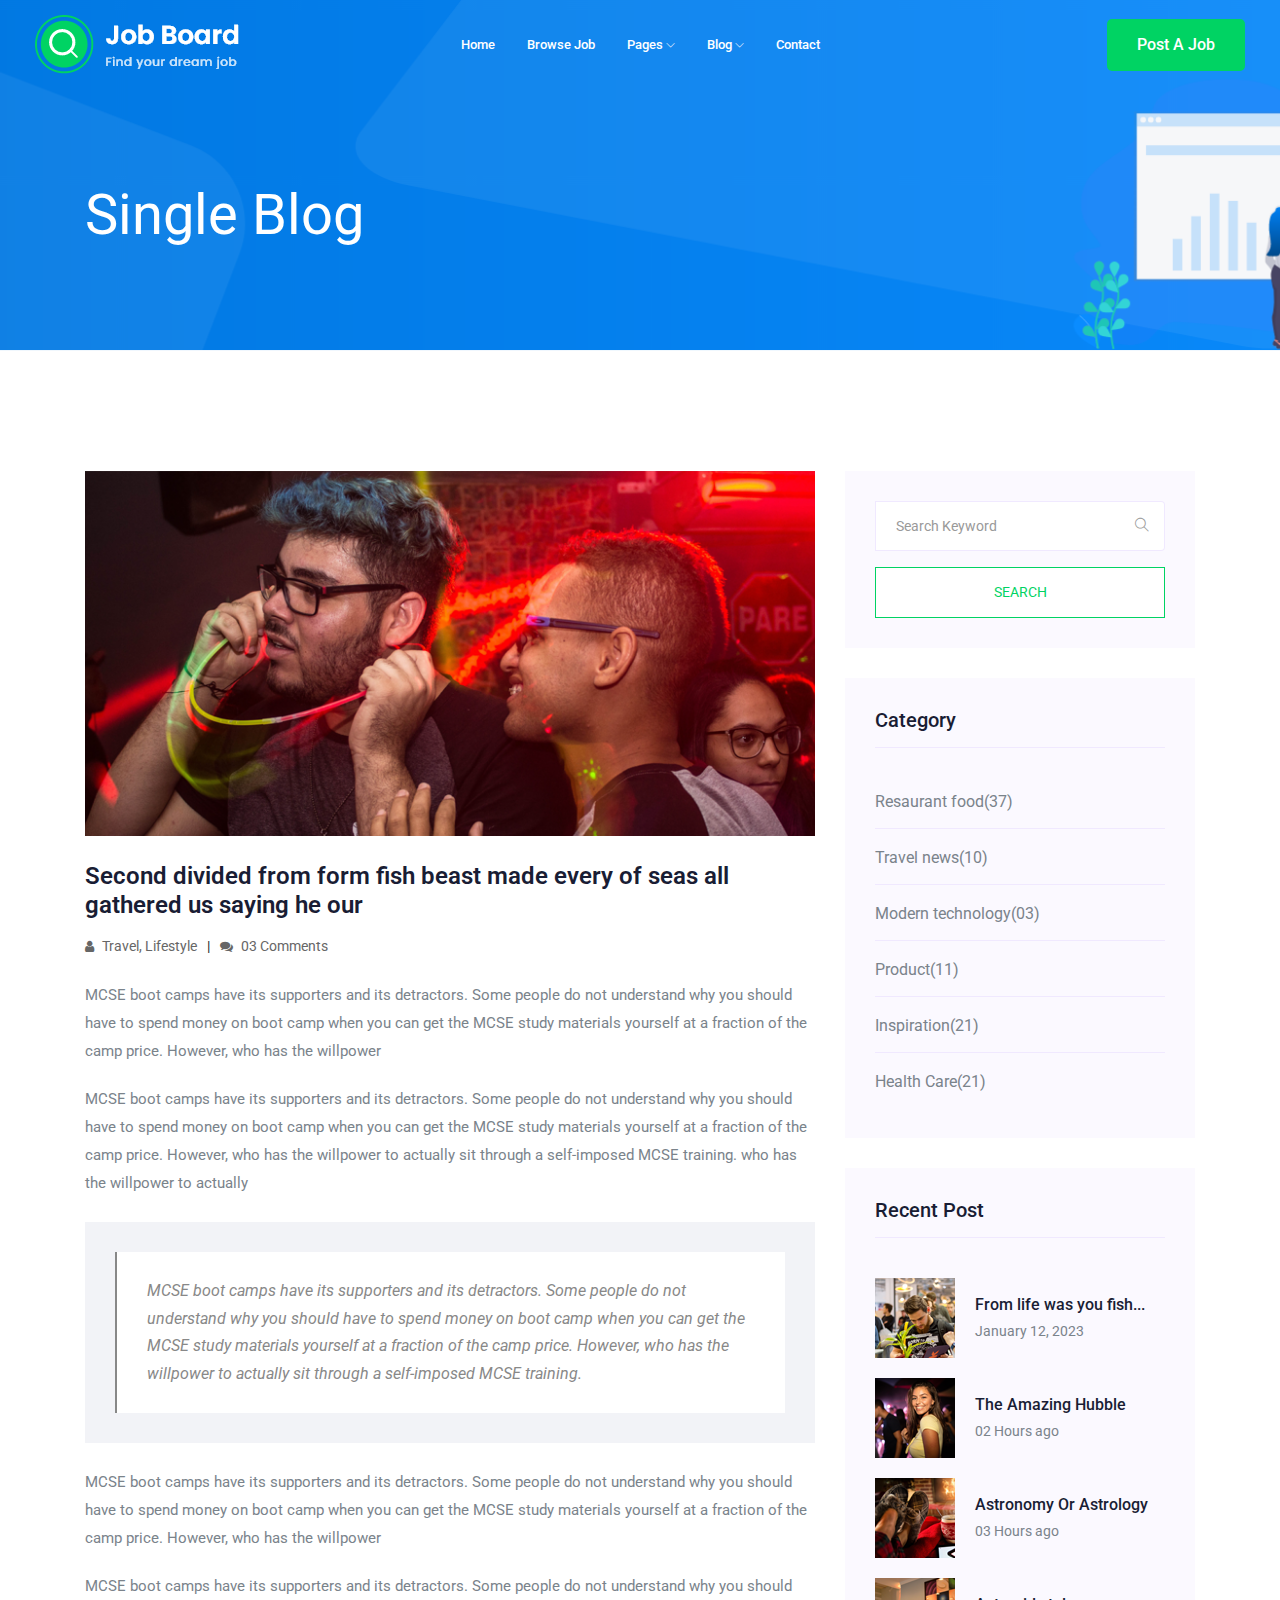
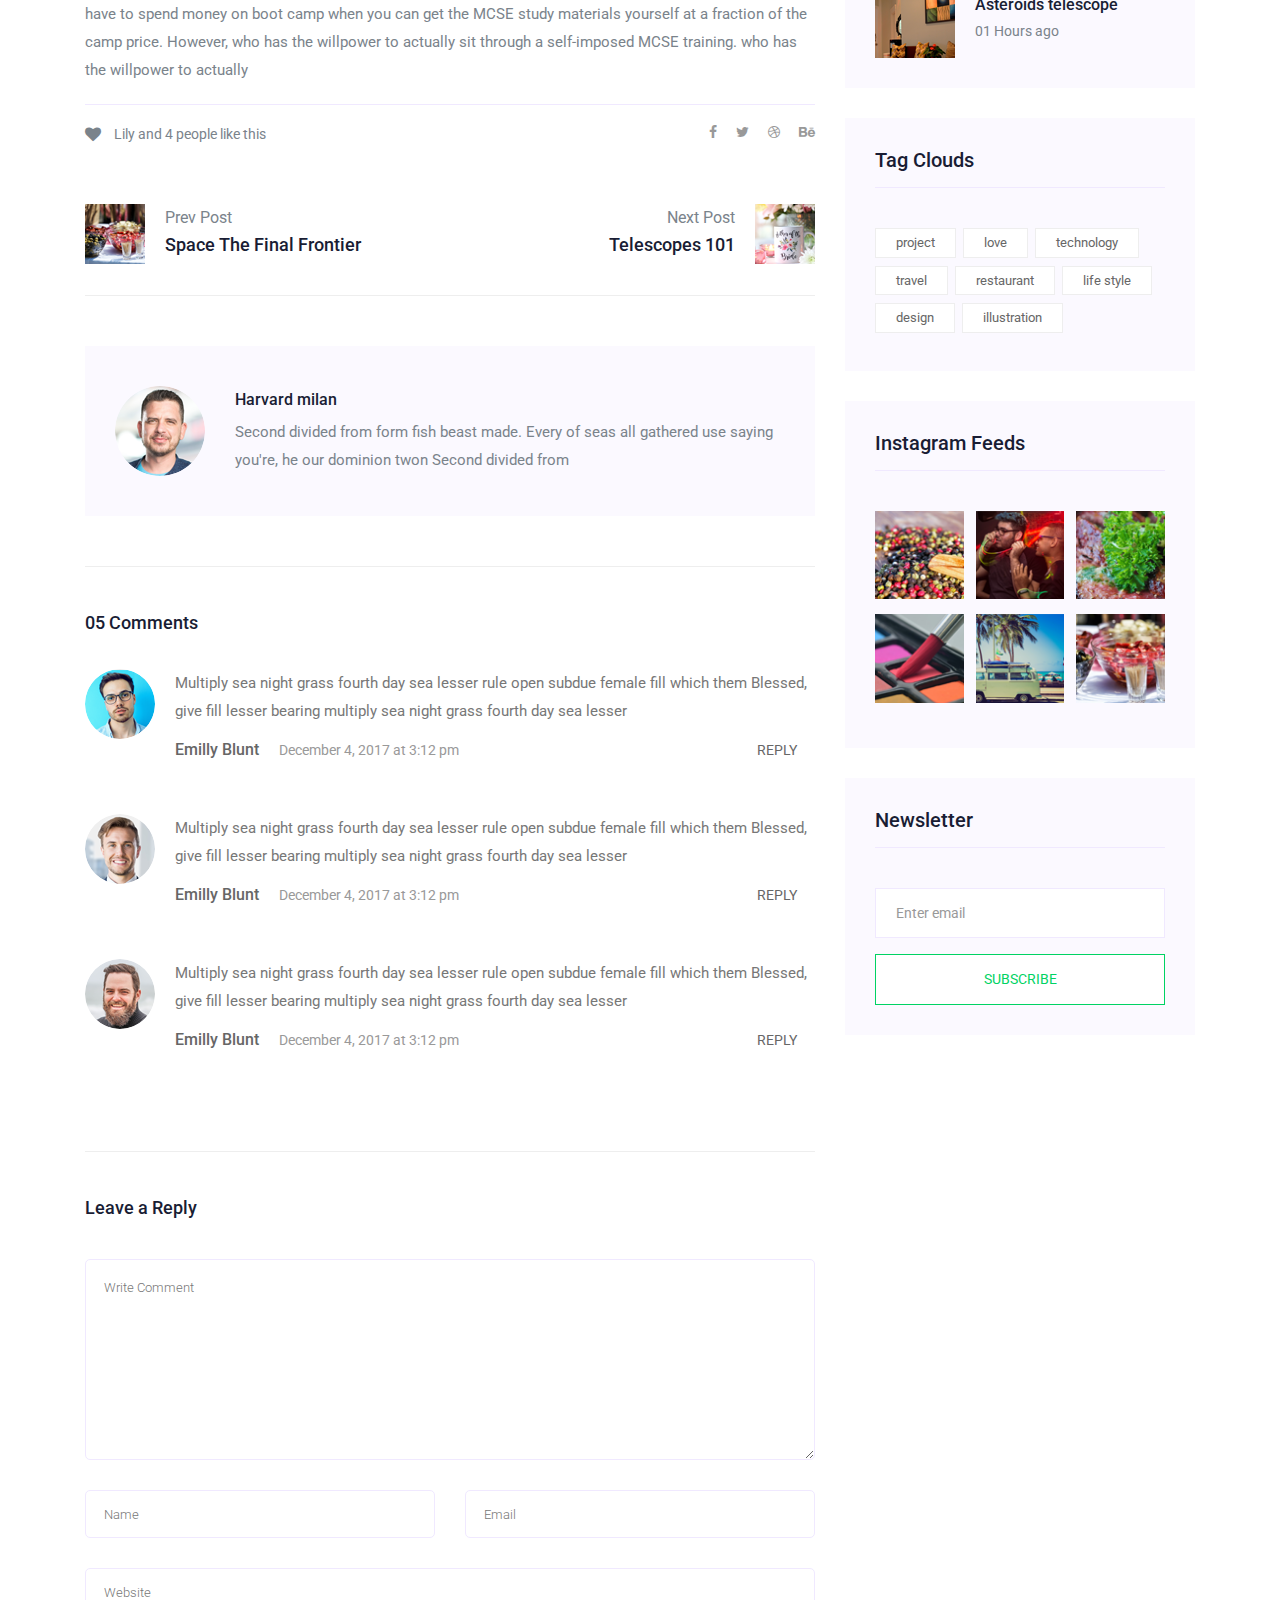
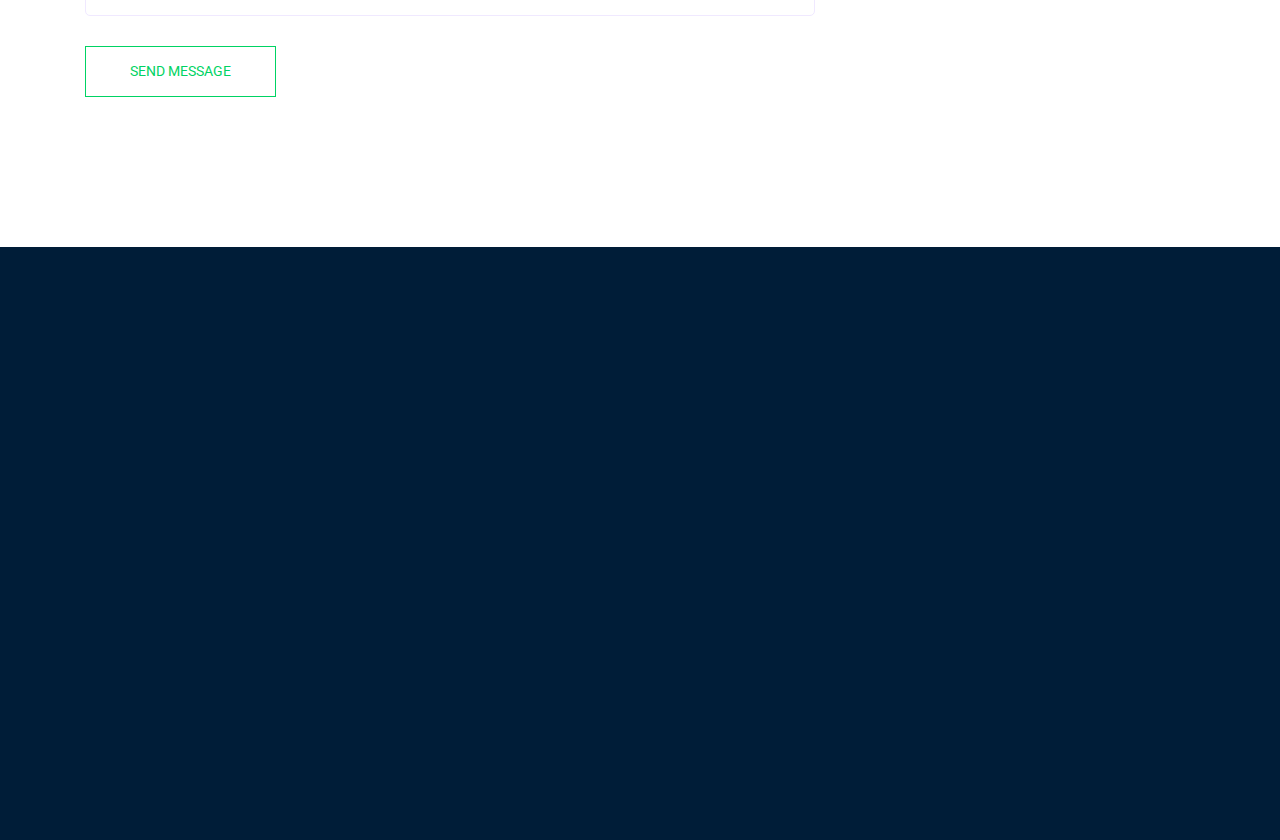
<file: src/main/resources/public/single-blog.html>
<!doctype html>
<html class="no-js" lang="zxx">

<head>
   <meta charset="utf-8">
   <meta http-equiv="x-ua-compatible" content="ie=edge">
   <title>Finloans</title>
   <meta name="description" content="">
   <meta name="viewport" content="width=device-width, initial-scale=1">

   <!-- <link rel="manifest" href="site.webmanifest"> -->
   <link rel="shortcut icon" type="image/x-icon" href="img/favicon.png">
   <!-- Place favicon.ico in the root directory -->

   <!-- CSS here -->
   <link rel="stylesheet" href="css/bootstrap.min.css">
   <link rel="stylesheet" href="css/owl.carousel.min.css">
   <link rel="stylesheet" href="css/magnific-popup.css">
   <link rel="stylesheet" href="css/font-awesome.min.css">
   <link rel="stylesheet" href="css/themify-icons.css">
   <link rel="stylesheet" href="css/nice-select.css">
   <link rel="stylesheet" href="css/flaticon.css">
   <link rel="stylesheet" href="css/gijgo.css">
   <link rel="stylesheet" href="css/animate.min.css">
   <link rel="stylesheet" href="css/slicknav.css">
   <link rel="stylesheet" href="css/style.css">
   <!-- <link rel="stylesheet" href="css/responsive.css"> -->
</head>

<body>
   <!--[if lte IE 9]>
            <p class="browserupgrade">You are using an <strong>outdated</strong> browser. Please <a href="https://browsehappy.com/">upgrade your browser</a> to improve your experience and security.</p>
        <![endif]-->
    <!-- header-start -->
    <header>
      <div class="header-area ">
          <div id="sticky-header" class="main-header-area">
              <div class="container-fluid ">
                  <div class="header_bottom_border">
                      <div class="row align-items-center">
                          <div class="col-xl-3 col-lg-2">
                              <div class="logo">
                                  <a href="index.html">
                                      <img src="img/logo.png" alt="">
                                  </a>
                              </div>
                          </div>
                          <div class="col-xl-6 col-lg-7">
                              <div class="main-menu  d-none d-lg-block">
                                  <nav>
                                      <ul id="navigation">
                                          <li><a href="index.html">home</a></li>
                                          <li><a href="jobs.html">Browse Job</a></li>
                                          <li><a href="#">pages <i class="ti-angle-down"></i></a>
                                              <ul class="submenu">
                                                  <li><a href="candidate.html">Candidates </a></li>
                                                  <li><a href="job_details.html">job details </a></li>
                                                  <li><a href="elements.html">elements</a></li>
                                              </ul>
                                          </li>
                                          <li><a href="#">blog <i class="ti-angle-down"></i></a>
                                              <ul class="submenu">
                                                  <li><a href="blog.html">blog</a></li>
                                                  <li><a href="single-blog.html">single-blog</a></li>
                                              </ul>
                                          </li>
                                          <li><a href="contact.html">Contact</a></li>
                                      </ul>
                                  </nav>
                              </div>
                          </div>
                          <div class="col-xl-3 col-lg-3 d-none d-lg-block">
                              <div class="Appointment">
                                  <div class="d-none d-lg-block">
                                      <a class="boxed-btn3" href="front.html">Post a Job</a>
                                  </div>
                              </div>
                          </div>
                          <div class="col-12">
                              <div class="mobile_menu d-block d-lg-none"></div>
                          </div>
                      </div>
                  </div>

              </div>
          </div>
      </div>
  </header>
  <!-- header-end -->

  <!-- bradcam_area  -->
  <div class="bradcam_area bradcam_bg_1">
      <div class="container">
          <div class="row">
              <div class="col-xl-12">
                  <div class="bradcam_text">
                      <h3>single blog</h3>
                  </div>
              </div>
          </div>
      </div>
  </div>
  <!--/ bradcam_area  -->

   <!--================Blog Area =================-->
   <section class="blog_area single-post-area section-padding">
      <div class="container">
         <div class="row">
            <div class="col-lg-8 posts-list">
               <div class="single-post">
                  <div class="feature-img">
                     <img class="img-fluid" src="img/blog/single_blog_1.png" alt="">
                  </div>
                  <div class="blog_details">
                     <h2>Second divided from form fish beast made every of seas
                        all gathered us saying he our
                     </h2>
                     <ul class="blog-info-link mt-3 mb-4">
                        <li><a href="#"><i class="fa fa-user"></i> Travel, Lifestyle</a></li>
                        <li><a href="#"><i class="fa fa-comments"></i> 03 Comments</a></li>
                     </ul>
                     <p class="excert">
                        MCSE boot camps have its supporters and its detractors. Some people do not understand why you
                        should have to spend money on boot camp when you can get the MCSE study materials yourself at a
                        fraction of the camp price. However, who has the willpower
                     </p>
                     <p>
                        MCSE boot camps have its supporters and its detractors. Some people do not understand why you
                        should have to spend money on boot camp when you can get the MCSE study materials yourself at a
                        fraction of the camp price. However, who has the willpower to actually sit through a
                        self-imposed MCSE training. who has the willpower to actually
                     </p>
                     <div class="quote-wrapper">
                        <div class="quotes">
                           MCSE boot camps have its supporters and its detractors. Some people do not understand why you
                           should have to spend money on boot camp when you can get the MCSE study materials yourself at
                           a fraction of the camp price. However, who has the willpower to actually sit through a
                           self-imposed MCSE training.
                        </div>
                     </div>
                     <p>
                        MCSE boot camps have its supporters and its detractors. Some people do not understand why you
                        should have to spend money on boot camp when you can get the MCSE study materials yourself at a
                        fraction of the camp price. However, who has the willpower
                     </p>
                     <p>
                        MCSE boot camps have its supporters and its detractors. Some people do not understand why you
                        should have to spend money on boot camp when you can get the MCSE study materials yourself at a
                        fraction of the camp price. However, who has the willpower to actually sit through a
                        self-imposed MCSE training. who has the willpower to actually
                     </p>
                  </div>
               </div>
               <div class="navigation-top">
                  <div class="d-sm-flex justify-content-between text-center">
                     <p class="like-info"><span class="align-middle"><i class="fa fa-heart"></i></span> Lily and 4
                        people like this</p>
                     <div class="col-sm-4 text-center my-2 my-sm-0">
                        <!-- <p class="comment-count"><span class="align-middle"><i class="fa fa-comment"></i></span> 06 Comments</p> -->
                     </div>
                     <ul class="social-icons">
                        <li><a href="#"><i class="fa fa-facebook-f"></i></a></li>
                        <li><a href="#"><i class="fa fa-twitter"></i></a></li>
                        <li><a href="#"><i class="fa fa-dribbble"></i></a></li>
                        <li><a href="#"><i class="fa fa-behance"></i></a></li>
                     </ul>
                  </div>
                  <div class="navigation-area">
                     <div class="row">
                        <div
                           class="col-lg-6 col-md-6 col-12 nav-left flex-row d-flex justify-content-start align-items-center">
                           <div class="thumb">
                              <a href="#">
                                 <img class="img-fluid" src="img/post/preview.png" alt="">
                              </a>
                           </div>
                           <div class="arrow">
                              <a href="#">
                                 <span class="lnr text-white ti-arrow-left"></span>
                              </a>
                           </div>
                           <div class="detials">
                              <p>Prev Post</p>
                              <a href="#">
                                 <h4>Space The Final Frontier</h4>
                              </a>
                           </div>
                        </div>
                        <div
                           class="col-lg-6 col-md-6 col-12 nav-right flex-row d-flex justify-content-end align-items-center">
                           <div class="detials">
                              <p>Next Post</p>
                              <a href="#">
                                 <h4>Telescopes 101</h4>
                              </a>
                           </div>
                           <div class="arrow">
                              <a href="#">
                                 <span class="lnr text-white ti-arrow-right"></span>
                              </a>
                           </div>
                           <div class="thumb">
                              <a href="#">
                                 <img class="img-fluid" src="img/post/next.png" alt="">
                              </a>
                           </div>
                        </div>
                     </div>
                  </div>
               </div>
               <div class="blog-author">
                  <div class="media align-items-center">
                     <img src="img/blog/author.png" alt="">
                     <div class="media-body">
                        <a href="#">
                           <h4>Harvard milan</h4>
                        </a>
                        <p>Second divided from form fish beast made. Every of seas all gathered use saying you're, he
                           our dominion twon Second divided from</p>
                     </div>
                  </div>
               </div>
               <div class="comments-area">
                  <h4>05 Comments</h4>
                  <div class="comment-list">
                     <div class="single-comment justify-content-between d-flex">
                        <div class="user justify-content-between d-flex">
                           <div class="thumb">
                              <img src="img/comment/comment_1.png" alt="">
                           </div>
                           <div class="desc">
                              <p class="comment">
                                 Multiply sea night grass fourth day sea lesser rule open subdue female fill which them
                                 Blessed, give fill lesser bearing multiply sea night grass fourth day sea lesser
                              </p>
                              <div class="d-flex justify-content-between">
                                 <div class="d-flex align-items-center">
                                    <h5>
                                       <a href="#">Emilly Blunt</a>
                                    </h5>
                                    <p class="date">December 4, 2017 at 3:12 pm </p>
                                 </div>
                                 <div class="reply-btn">
                                    <a href="#" class="btn-reply text-uppercase">reply</a>
                                 </div>
                              </div>
                           </div>
                        </div>
                     </div>
                  </div>
                  <div class="comment-list">
                     <div class="single-comment justify-content-between d-flex">
                        <div class="user justify-content-between d-flex">
                           <div class="thumb">
                              <img src="img/comment/comment_2.png" alt="">
                           </div>
                           <div class="desc">
                              <p class="comment">
                                 Multiply sea night grass fourth day sea lesser rule open subdue female fill which them
                                 Blessed, give fill lesser bearing multiply sea night grass fourth day sea lesser
                              </p>
                              <div class="d-flex justify-content-between">
                                 <div class="d-flex align-items-center">
                                    <h5>
                                       <a href="#">Emilly Blunt</a>
                                    </h5>
                                    <p class="date">December 4, 2017 at 3:12 pm </p>
                                 </div>
                                 <div class="reply-btn">
                                    <a href="#" class="btn-reply text-uppercase">reply</a>
                                 </div>
                              </div>
                           </div>
                        </div>
                     </div>
                  </div>
                  <div class="comment-list">
                     <div class="single-comment justify-content-between d-flex">
                        <div class="user justify-content-between d-flex">
                           <div class="thumb">
                              <img src="img/comment/comment_3.png" alt="">
                           </div>
                           <div class="desc">
                              <p class="comment">
                                 Multiply sea night grass fourth day sea lesser rule open subdue female fill which them
                                 Blessed, give fill lesser bearing multiply sea night grass fourth day sea lesser
                              </p>
                              <div class="d-flex justify-content-between">
                                 <div class="d-flex align-items-center">
                                    <h5>
                                       <a href="#">Emilly Blunt</a>
                                    </h5>
                                    <p class="date">December 4, 2017 at 3:12 pm </p>
                                 </div>
                                 <div class="reply-btn">
                                    <a href="#" class="btn-reply text-uppercase">reply</a>
                                 </div>
                              </div>
                           </div>
                        </div>
                     </div>
                  </div>
               </div>
               <div class="comment-form">
                  <h4>Leave a Reply</h4>
                  <form class="form-contact comment_form" action="#" id="commentForm">
                     <div class="row">
                        <div class="col-12">
                           <div class="form-group">
                              <textarea class="form-control w-100" name="comment" id="comment" cols="30" rows="9"
                                 placeholder="Write Comment"></textarea>
                           </div>
                        </div>
                        <div class="col-sm-6">
                           <div class="form-group">
                              <input class="form-control" name="name" id="name" type="text" placeholder="Name">
                           </div>
                        </div>
                        <div class="col-sm-6">
                           <div class="form-group">
                              <input class="form-control" name="email" id="email" type="email" placeholder="Email">
                           </div>
                        </div>
                        <div class="col-12">
                           <div class="form-group">
                              <input class="form-control" name="website" id="website" type="text" placeholder="Website">
                           </div>
                        </div>
                     </div>
                     <div class="form-group">
                        <button type="submit" class="button button-contactForm btn_1 boxed-btn">Send Message</button>
                     </div>
                  </form>
               </div>
            </div>
            <div class="col-lg-4">
               <div class="blog_right_sidebar">
                  <aside class="single_sidebar_widget search_widget">
                     <form action="#">
                        <div class="form-group">
                           <div class="input-group mb-3">
                              <input type="text" class="form-control" placeholder='Search Keyword'
                                 onfocus="this.placeholder = ''" onblur="this.placeholder = 'Search Keyword'">
                              <div class="input-group-append">
                                 <button class="btn" type="button"><i class="ti-search"></i></button>
                              </div>
                           </div>
                        </div>
                        <button class="button rounded-0 primary-bg text-white w-100 btn_1 boxed-btn"
                           type="submit">Search</button>
                     </form>
                  </aside>
                  <aside class="single_sidebar_widget post_category_widget">
                     <h4 class="widget_title">Category</h4>
                     <ul class="list cat-list">
                        <li>
                           <a href="#" class="d-flex">
                              <p>Resaurant food</p>
                              <p>(37)</p>
                           </a>
                        </li>
                        <li>
                           <a href="#" class="d-flex">
                              <p>Travel news</p>
                              <p>(10)</p>
                           </a>
                        </li>
                        <li>
                           <a href="#" class="d-flex">
                              <p>Modern technology</p>
                              <p>(03)</p>
                           </a>
                        </li>
                        <li>
                           <a href="#" class="d-flex">
                              <p>Product</p>
                              <p>(11)</p>
                           </a>
                        </li>
                        <li>
                           <a href="#" class="d-flex">
                              <p>Inspiration</p>
                              <p>(21)</p>
                           </a>
                        </li>
                        <li>
                           <a href="#" class="d-flex">
                              <p>Health Care</p>
                              <p>(21)</p>
                           </a>
                        </li>
                     </ul>
                  </aside>
                  <aside class="single_sidebar_widget popular_post_widget">
                     <h3 class="widget_title">Recent Post</h3>
                     <div class="media post_item">
                        <img src="img/post/post_1.png" alt="post">
                        <div class="media-body">
                           <a href="single-blog.html">
                              <h3>From life was you fish...</h3>
                           </a>
                           <p>January 12, 2023</p>
                        </div>
                     </div>
                     <div class="media post_item">
                        <img src="img/post/post_2.png" alt="post">
                        <div class="media-body">
                           <a href="single-blog.html">
                              <h3>The Amazing Hubble</h3>
                           </a>
                           <p>02 Hours ago</p>
                        </div>
                     </div>
                     <div class="media post_item">
                        <img src="img/post/post_3.png" alt="post">
                        <div class="media-body">
                           <a href="single-blog.html">
                              <h3>Astronomy Or Astrology</h3>
                           </a>
                           <p>03 Hours ago</p>
                        </div>
                     </div>
                     <div class="media post_item">
                        <img src="img/post/post_4.png" alt="post">
                        <div class="media-body">
                           <a href="single-blog.html">
                              <h3>Asteroids telescope</h3>
                           </a>
                           <p>01 Hours ago</p>
                        </div>
                     </div>
                  </aside>
                  <aside class="single_sidebar_widget tag_cloud_widget">
                     <h4 class="widget_title">Tag Clouds</h4>
                     <ul class="list">
                        <li>
                           <a href="#">project</a>
                        </li>
                        <li>
                           <a href="#">love</a>
                        </li>
                        <li>
                           <a href="#">technology</a>
                        </li>
                        <li>
                           <a href="#">travel</a>
                        </li>
                        <li>
                           <a href="#">restaurant</a>
                        </li>
                        <li>
                           <a href="#">life style</a>
                        </li>
                        <li>
                           <a href="#">design</a>
                        </li>
                        <li>
                           <a href="#">illustration</a>
                        </li>
                     </ul>
                  </aside>
                  <aside class="single_sidebar_widget instagram_feeds">
                     <h4 class="widget_title">Instagram Feeds</h4>
                     <ul class="instagram_row flex-wrap">
                        <li>
                           <a href="#">
                              <img class="img-fluid" src="img/post/post_5.png" alt="">
                           </a>
                        </li>
                        <li>
                           <a href="#">
                              <img class="img-fluid" src="img/post/post_6.png" alt="">
                           </a>
                        </li>
                        <li>
                           <a href="#">
                              <img class="img-fluid" src="img/post/post_7.png" alt="">
                           </a>
                        </li>
                        <li>
                           <a href="#">
                              <img class="img-fluid" src="img/post/post_8.png" alt="">
                           </a>
                        </li>
                        <li>
                           <a href="#">
                              <img class="img-fluid" src="img/post/post_9.png" alt="">
                           </a>
                        </li>
                        <li>
                           <a href="#">
                              <img class="img-fluid" src="img/post/post_10.png" alt="">
                           </a>
                        </li>
                     </ul>
                  </aside>
                  <aside class="single_sidebar_widget newsletter_widget">
                     <h4 class="widget_title">Newsletter</h4>
                     <form action="#">
                        <div class="form-group">
                           <input type="email" class="form-control" onfocus="this.placeholder = ''"
                              onblur="this.placeholder = 'Enter email'" placeholder='Enter email' required>
                        </div>
                        <button class="button rounded-0 primary-bg text-white w-100 btn_1 boxed-btn"
                           type="submit">Subscribe</button>
                     </form>
                  </aside>
               </div>
            </div>
         </div>
      </div>
   </section>
   <!--================ Blog Area end =================-->

    <!-- footer start -->
    <footer class="footer">
      <div class="footer_top">
          <div class="container">
              <div class="row">
                  <div class="col-xl-3 col-md-6 col-lg-3">
                      <div class="footer_widget wow fadeInUp" data-wow-duration="1s" data-wow-delay=".3s">
                          <div class="footer_logo">
                              <a href="#">
                                  <img src="img/logo.png" alt="">
                              </a>
                          </div>
                          <p>
                              finloan@support.com <br>
                              +10 873 672 6782 <br>
                              600/D, Green road, NewYork
                          </p>
                          <div class="socail_links">
                              <ul>
                                  <li>
                                      <a href="#">
                                          <i class="ti-facebook"></i>
                                      </a>
                                  </li>
                                  <li>
                                      <a href="#">
                                          <i class="fa fa-google-plus"></i>
                                      </a>
                                  </li>
                                  <li>
                                      <a href="#">
                                          <i class="fa fa-twitter"></i>
                                      </a>
                                  </li>
                                  <li>
                                      <a href="#">
                                          <i class="fa fa-instagram"></i>
                                      </a>
                                  </li>
                              </ul>
                          </div>

                      </div>
                  </div>
                  <div class="col-xl-2 col-md-6 col-lg-2">
                      <div class="footer_widget wow fadeInUp" data-wow-duration="1.1s" data-wow-delay=".4s">
                          <h3 class="footer_title">
                              Company
                          </h3>
                          <ul>
                              <li><a href="#">About </a></li>
                              <li><a href="#"> Pricing</a></li>
                              <li><a href="#">Carrier Tips</a></li>
                              <li><a href="#">FAQ</a></li>
                          </ul>

                      </div>
                  </div>
                  <div class="col-xl-3 col-md-6 col-lg-3">
                      <div class="footer_widget wow fadeInUp" data-wow-duration="1.2s" data-wow-delay=".5s">
                          <h3 class="footer_title">
                              Category
                          </h3>
                          <ul>
                              <li><a href="#">Design & Art</a></li>
                              <li><a href="#">Engineering</a></li>
                              <li><a href="#">Sales & Marketing</a></li>
                              <li><a href="#">Finance</a></li>
                          </ul>
                      </div>
                  </div>
                  <div class="col-xl-4 col-md-6 col-lg-4">
                      <div class="footer_widget wow fadeInUp" data-wow-duration="1.3s" data-wow-delay=".6s">
                          <h3 class="footer_title">
                              Subscribe
                          </h3>
                          <form action="#" class="newsletter_form">
                              <input type="text" placeholder="Enter your mail">
                              <button type="submit">Subscribe</button>
                          </form>
                          <p class="newsletter_text">Esteem spirit temper too say adieus who direct esteem esteems
                              luckily.</p>
                      </div>
                  </div>
              </div>
          </div>
      </div>
      <div class="copy-right_text wow fadeInUp" data-wow-duration="1.4s" data-wow-delay=".3s">
          <div class="container">
              <div class="footer_border"></div>
              <div class="row">
                  <div class="col-xl-12">
                      <p class="copy_right text-center">
Copyright &copy;<script>document.write(new Date().getFullYear());</script> All rights reserved
                      </p>
                  </div>
              </div>
          </div>
      </div>
  </footer>
  <!--/ footer end  -->


   <!-- JS here -->
   <script src="js/vendor/modernizr-3.5.0.min.js"></script>
   <script src="js/vendor/jquery-1.12.4.min.js"></script>
   <script src="js/popper.min.js"></script>
   <script src="js/bootstrap.min.js"></script>
   <script src="js/owl.carousel.min.js"></script>
   <script src="js/isotope.pkgd.min.js"></script>
   <script src="js/ajax-form.js"></script>
   <script src="js/waypoints.min.js"></script>
   <script src="js/jquery.counterup.min.js"></script>
   <script src="js/imagesloaded.pkgd.min.js"></script>
   <script src="js/scrollIt.js"></script>
   <script src="js/jquery.scrollUp.min.js"></script>
   <script src="js/wow.min.js"></script>
   <script src="js/nice-select.min.js"></script>
   <script src="js/jquery.slicknav.min.js"></script>
   <script src="js/jquery.magnific-popup.min.js"></script>
   <script src="js/plugins.js"></script>
   <script src="js/gijgo.min.js"></script>

   <!--contact js-->
   <script src="js/contact.js"></script>
   <script src="js/jquery.ajaxchimp.min.js"></script>
   <script src="js/jquery.form.js"></script>
   <script src="js/jquery.validate.min.js"></script>
   <script src="js/mail-script.js"></script>

   <script src="js/main.js"></script>

</body>

</html>
</file>
<file: src/main/resources/public/css/themify-icons.css>
@font-face {
	font-family: 'themify';
	src:url('../fonts/themify.eot?-fvbane');
	src:url('../fonts/themify.eot?#iefix-fvbane') format('embedded-opentype'),
		url('../fonts/themify.woff?-fvbane') format('woff'),
		url('../fonts/themify.ttf?-fvbane') format('truetype'),
		url('../fonts/themify.svg?-fvbane#themify') format('svg');
	font-weight: normal;
	font-style: normal;
}

[class^="ti-"], [class*=" ti-"] {
	font-family: 'themify';
	/* speak: none; */
	font-style: normal;
	font-weight: normal;
	font-variant: normal;
	text-transform: none;
	line-height: 1;

	/* Better Font Rendering =========== */
	-webkit-font-smoothing: antialiased;
	-moz-osx-font-smoothing: grayscale;
}

.ti-wand:before {
	content: "\e600";
}
.ti-volume:before {
	content: "\e601";
}
.ti-user:before {
	content: "\e602";
}
.ti-unlock:before {
	content: "\e603";
}
.ti-unlink:before {
	content: "\e604";
}
.ti-trash:before {
	content: "\e605";
}
.ti-thought:before {
	content: "\e606";
}
.ti-target:before {
	content: "\e607";
}
.ti-tag:before {
	content: "\e608";
}
.ti-tablet:before {
	content: "\e609";
}
.ti-star:before {
	content: "\e60a";
}
.ti-spray:before {
	content: "\e60b";
}
.ti-signal:before {
	content: "\e60c";
}
.ti-shopping-cart:before {
	content: "\e60d";
}
.ti-shopping-cart-full:before {
	content: "\e60e";
}
.ti-settings:before {
	content: "\e60f";
}
.ti-search:before {
	content: "\e610";
}
.ti-zoom-in:before {
	content: "\e611";
}
.ti-zoom-out:before {
	content: "\e612";
}
.ti-cut:before {
	content: "\e613";
}
.ti-ruler:before {
	content: "\e614";
}
.ti-ruler-pencil:before {
	content: "\e615";
}
.ti-ruler-alt:before {
	content: "\e616";
}
.ti-bookmark:before {
	content: "\e617";
}
.ti-bookmark-alt:before {
	content: "\e618";
}
.ti-reload:before {
	content: "\e619";
}
.ti-plus:before {
	content: "\e61a";
}
.ti-pin:before {
	content: "\e61b";
}
.ti-pencil:before {
	content: "\e61c";
}
.ti-pencil-alt:before {
	content: "\e61d";
}
.ti-paint-roller:before {
	content: "\e61e";
}
.ti-paint-bucket:before {
	content: "\e61f";
}
.ti-na:before {
	content: "\e620";
}
.ti-mobile:before {
	content: "\e621";
}
.ti-minus:before {
	content: "\e622";
}
.ti-medall:before {
	content: "\e623";
}
.ti-medall-alt:before {
	content: "\e624";
}
.ti-marker:before {
	content: "\e625";
}
.ti-marker-alt:before {
	content: "\e626";
}
.ti-arrow-up:before {
	content: "\e627";
}
.ti-arrow-right:before {
	content: "\e628";
}
.ti-arrow-left:before {
	content: "\e629";
}
.ti-arrow-down:before {
	content: "\e62a";
}
.ti-lock:before {
	content: "\e62b";
}
.ti-location-arrow:before {
	content: "\e62c";
}
.ti-link:before {
	content: "\e62d";
}
.ti-layout:before {
	content: "\e62e";
}
.ti-layers:before {
	content: "\e62f";
}
.ti-layers-alt:before {
	content: "\e630";
}
.ti-key:before {
	content: "\e631";
}
.ti-import:before {
	content: "\e632";
}
.ti-image:before {
	content: "\e633";
}
.ti-heart:before {
	content: "\e634";
}
.ti-heart-broken:before {
	content: "\e635";
}
.ti-hand-stop:before {
	content: "\e636";
}
.ti-hand-open:before {
	content: "\e637";
}
.ti-hand-drag:before {
	content: "\e638";
}
.ti-folder:before {
	content: "\e639";
}
.ti-flag:before {
	content: "\e63a";
}
.ti-flag-alt:before {
	content: "\e63b";
}
.ti-flag-alt-2:before {
	content: "\e63c";
}
.ti-eye:before {
	content: "\e63d";
}
.ti-export:before {
	content: "\e63e";
}
.ti-exchange-vertical:before {
	content: "\e63f";
}
.ti-desktop:before {
	content: "\e640";
}
.ti-cup:before {
	content: "\e641";
}
.ti-crown:before {
	content: "\e642";
}
.ti-comments:before {
	content: "\e643";
}
.ti-comment:before {
	content: "\e644";
}
.ti-comment-alt:before {
	content: "\e645";
}
.ti-close:before {
	content: "\e646";
}
.ti-clip:before {
	content: "\e647";
}
.ti-angle-up:before {
	content: "\e648";
}
.ti-angle-right:before {
	content: "\e649";
}
.ti-angle-left:before {
	content: "\e64a";
}
.ti-angle-down:before {
	content: "\e64b";
}
.ti-check:before {
	content: "\e64c";
}
.ti-check-box:before {
	content: "\e64d";
}
.ti-camera:before {
	content: "\e64e";
}
.ti-announcement:before {
	content: "\e64f";
}
.ti-brush:before {
	content: "\e650";
}
.ti-briefcase:before {
	content: "\e651";
}
.ti-bolt:before {
	content: "\e652";
}
.ti-bolt-alt:before {
	content: "\e653";
}
.ti-blackboard:before {
	content: "\e654";
}
.ti-bag:before {
	content: "\e655";
}
.ti-move:before {
	content: "\e656";
}
.ti-arrows-vertical:before {
	content: "\e657";
}
.ti-arrows-horizontal:before {
	content: "\e658";
}
.ti-fullscreen:before {
	content: "\e659";
}
.ti-arrow-top-right:before {
	content: "\e65a";
}
.ti-arrow-top-left:before {
	content: "\e65b";
}
.ti-arrow-circle-up:before {
	content: "\e65c";
}
.ti-arrow-circle-right:before {
	content: "\e65d";
}
.ti-arrow-circle-left:before {
	content: "\e65e";
}
.ti-arrow-circle-down:before {
	content: "\e65f";
}
.ti-angle-double-up:before {
	content: "\e660";
}
.ti-angle-double-right:before {
	content: "\e661";
}
.ti-angle-double-left:before {
	content: "\e662";
}
.ti-angle-double-down:before {
	content: "\e663";
}
.ti-zip:before {
	content: "\e664";
}
.ti-world:before {
	content: "\e665";
}
.ti-wheelchair:before {
	content: "\e666";
}
.ti-view-list:before {
	content: "\e667";
}
.ti-view-list-alt:before {
	content: "\e668";
}
.ti-view-grid:before {
	content: "\e669";
}
.ti-uppercase:before {
	content: "\e66a";
}
.ti-upload:before {
	content: "\e66b";
}
.ti-underline:before {
	content: "\e66c";
}
.ti-truck:before {
	content: "\e66d";
}
.ti-timer:before {
	content: "\e66e";
}
.ti-ticket:before {
	content: "\e66f";
}
.ti-thumb-up:before {
	content: "\e670";
}
.ti-thumb-down:before {
	content: "\e671";
}
.ti-text:before {
	content: "\e672";
}
.ti-stats-up:before {
	content: "\e673";
}
.ti-stats-down:before {
	content: "\e674";
}
.ti-split-v:before {
	content: "\e675";
}
.ti-split-h:before {
	content: "\e676";
}
.ti-smallcap:before {
	content: "\e677";
}
.ti-shine:before {
	content: "\e678";
}
.ti-shift-right:before {
	content: "\e679";
}
.ti-shift-left:before {
	content: "\e67a";
}
.ti-shield:before {
	content: "\e67b";
}
.ti-notepad:before {
	content: "\e67c";
}
.ti-server:before {
	content: "\e67d";
}
.ti-quote-right:before {
	content: "\e67e";
}
.ti-quote-left:before {
	content: "\e67f";
}
.ti-pulse:before {
	content: "\e680";
}
.ti-printer:before {
	content: "\e681";
}
.ti-power-off:before {
	content: "\e682";
}
.ti-plug:before {
	content: "\e683";
}
.ti-pie-chart:before {
	content: "\e684";
}
.ti-paragraph:before {
	content: "\e685";
}
.ti-panel:before {
	content: "\e686";
}
.ti-package:before {
	content: "\e687";
}
.ti-music:before {
	content: "\e688";
}
.ti-music-alt:before {
	content: "\e689";
}
.ti-mouse:before {
	content: "\e68a";
}
.ti-mouse-alt:before {
	content: "\e68b";
}
.ti-money:before {
	content: "\e68c";
}
.ti-microphone:before {
	content: "\e68d";
}
.ti-menu:before {
	content: "\e68e";
}
.ti-menu-alt:before {
	content: "\e68f";
}
.ti-map:before {
	content: "\e690";
}
.ti-map-alt:before {
	content: "\e691";
}
.ti-loop:before {
	content: "\e692";
}
.ti-location-pin:before {
	content: "\e693";
}
.ti-list:before {
	content: "\e694";
}
.ti-light-bulb:before {
	content: "\e695";
}
.ti-Italic:before {
	content: "\e696";
}
.ti-info:before {
	content: "\e697";
}
.ti-infinite:before {
	content: "\e698";
}
.ti-id-badge:before {
	content: "\e699";
}
.ti-hummer:before {
	content: "\e69a";
}
.ti-home:before {
	content: "\e69b";
}
.ti-help:before {
	content: "\e69c";
}
.ti-headphone:before {
	content: "\e69d";
}
.ti-harddrives:before {
	content: "\e69e";
}
.ti-harddrive:before {
	content: "\e69f";
}
.ti-gift:before {
	content: "\e6a0";
}
.ti-game:before {
	content: "\e6a1";
}
.ti-filter:before {
	content: "\e6a2";
}
.ti-files:before {
	content: "\e6a3";
}
.ti-file:before {
	content: "\e6a4";
}
.ti-eraser:before {
	content: "\e6a5";
}
.ti-envelope:before {
	content: "\e6a6";
}
.ti-download:before {
	content: "\e6a7";
}
.ti-direction:before {
	content: "\e6a8";
}
.ti-direction-alt:before {
	content: "\e6a9";
}
.ti-dashboard:before {
	content: "\e6aa";
}
.ti-control-stop:before {
	content: "\e6ab";
}
.ti-control-shuffle:before {
	content: "\e6ac";
}
.ti-control-play:before {
	content: "\e6ad";
}
.ti-control-pause:before {
	content: "\e6ae";
}
.ti-control-forward:before {
	content: "\e6af";
}
.ti-control-backward:before {
	content: "\e6b0";
}
.ti-cloud:before {
	content: "\e6b1";
}
.ti-cloud-up:before {
	content: "\e6b2";
}
.ti-cloud-down:before {
	content: "\e6b3";
}
.ti-clipboard:before {
	content: "\e6b4";
}
.ti-car:before {
	content: "\e6b5";
}
.ti-calendar:before {
	content: "\e6b6";
}
.ti-book:before {
	content: "\e6b7";
}
.ti-bell:before {
	content: "\e6b8";
}
.ti-basketball:before {
	content: "\e6b9";
}
.ti-bar-chart:before {
	content: "\e6ba";
}
.ti-bar-chart-alt:before {
	content: "\e6bb";
}
.ti-back-right:before {
	content: "\e6bc";
}
.ti-back-left:before {
	content: "\e6bd";
}
.ti-arrows-corner:before {
	content: "\e6be";
}
.ti-archive:before {
	content: "\e6bf";
}
.ti-anchor:before {
	content: "\e6c0";
}
.ti-align-right:before {
	content: "\e6c1";
}
.ti-align-left:before {
	content: "\e6c2";
}
.ti-align-justify:before {
	content: "\e6c3";
}
.ti-align-center:before {
	content: "\e6c4";
}
.ti-alert:before {
	content: "\e6c5";
}
.ti-alarm-clock:before {
	content: "\e6c6";
}
.ti-agenda:before {
	content: "\e6c7";
}
.ti-write:before {
	content: "\e6c8";
}
.ti-window:before {
	content: "\e6c9";
}
.ti-widgetized:before {
	content: "\e6ca";
}
.ti-widget:before {
	content: "\e6cb";
}
.ti-widget-alt:before {
	content: "\e6cc";
}
.ti-wallet:before {
	content: "\e6cd";
}
.ti-video-clapper:before {
	content: "\e6ce";
}
.ti-video-camera:before {
	content: "\e6cf";
}
.ti-vector:before {
	content: "\e6d0";
}
.ti-themify-logo:before {
	content: "\e6d1";
}
.ti-themify-favicon:before {
	content: "\e6d2";
}
.ti-themify-favicon-alt:before {
	content: "\e6d3";
}
.ti-support:before {
	content: "\e6d4";
}
.ti-stamp:before {
	content: "\e6d5";
}
.ti-split-v-alt:before {
	content: "\e6d6";
}
.ti-slice:before {
	content: "\e6d7";
}
.ti-shortcode:before {
	content: "\e6d8";
}
.ti-shift-right-alt:before {
	content: "\e6d9";
}
.ti-shift-left-alt:before {
	content: "\e6da";
}
.ti-ruler-alt-2:before {
	content: "\e6db";
}
.ti-receipt:before {
	content: "\e6dc";
}
.ti-pin2:before {
	content: "\e6dd";
}
.ti-pin-alt:before {
	content: "\e6de";
}
.ti-pencil-alt2:before {
	content: "\e6df";
}
.ti-palette:before {
	content: "\e6e0";
}
.ti-more:before {
	content: "\e6e1";
}
.ti-more-alt:before {
	content: "\e6e2";
}
.ti-microphone-alt:before {
	content: "\e6e3";
}
.ti-magnet:before {
	content: "\e6e4";
}
.ti-line-double:before {
	content: "\e6e5";
}
.ti-line-dotted:before {
	content: "\e6e6";
}
.ti-line-dashed:before {
	content: "\e6e7";
}
.ti-layout-width-full:before {
	content: "\e6e8";
}
.ti-layout-width-default:before {
	content: "\e6e9";
}
.ti-layout-width-default-alt:before {
	content: "\e6ea";
}
.ti-layout-tab:before {
	content: "\e6eb";
}
.ti-layout-tab-window:before {
	content: "\e6ec";
}
.ti-layout-tab-v:before {
	content: "\e6ed";
}
.ti-layout-tab-min:before {
	content: "\e6ee";
}
.ti-layout-slider:before {
	content: "\e6ef";
}
.ti-layout-slider-alt:before {
	content: "\e6f0";
}
.ti-layout-sidebar-right:before {
	content: "\e6f1";
}
.ti-layout-sidebar-none:before {
	content: "\e6f2";
}
.ti-layout-sidebar-left:before {
	content: "\e6f3";
}
.ti-layout-placeholder:before {
	content: "\e6f4";
}
.ti-layout-menu:before {
	content: "\e6f5";
}
.ti-layout-menu-v:before {
	content: "\e6f6";
}
.ti-layout-menu-separated:before {
	content: "\e6f7";
}
.ti-layout-menu-full:before {
	content: "\e6f8";
}
.ti-layout-media-right-alt:before {
	content: "\e6f9";
}
.ti-layout-media-right:before {
	content: "\e6fa";
}
.ti-layout-media-overlay:before {
	content: "\e6fb";
}
.ti-layout-media-overlay-alt:before {
	content: "\e6fc";
}
.ti-layout-media-overlay-alt-2:before {
	content: "\e6fd";
}
.ti-layout-media-left-alt:before {
	content: "\e6fe";
}
.ti-layout-media-left:before {
	content: "\e6ff";
}
.ti-layout-media-center-alt:before {
	content: "\e700";
}
.ti-layout-media-center:before {
	content: "\e701";
}
.ti-layout-list-thumb:before {
	content: "\e702";
}
.ti-layout-list-thumb-alt:before {
	content: "\e703";
}
.ti-layout-list-post:before {
	content: "\e704";
}
.ti-layout-list-large-image:before {
	content: "\e705";
}
.ti-layout-line-solid:before {
	content: "\e706";
}
.ti-layout-grid4:before {
	content: "\e707";
}
.ti-layout-grid3:before {
	content: "\e708";
}
.ti-layout-grid2:before {
	content: "\e709";
}
.ti-layout-grid2-thumb:before {
	content: "\e70a";
}
.ti-layout-cta-right:before {
	content: "\e70b";
}
.ti-layout-cta-left:before {
	content: "\e70c";
}
.ti-layout-cta-center:before {
	content: "\e70d";
}
.ti-layout-cta-btn-right:before {
	content: "\e70e";
}
.ti-layout-cta-btn-left:before {
	content: "\e70f";
}
.ti-layout-column4:before {
	content: "\e710";
}
.ti-layout-column3:before {
	content: "\e711";
}
.ti-layout-column2:before {
	content: "\e712";
}
.ti-layout-accordion-separated:before {
	content: "\e713";
}
.ti-layout-accordion-merged:before {
	content: "\e714";
}
.ti-layout-accordion-list:before {
	content: "\e715";
}
.ti-ink-pen:before {
	content: "\e716";
}
.ti-info-alt:before {
	content: "\e717";
}
.ti-help-alt:before {
	content: "\e718";
}
.ti-headphone-alt:before {
	content: "\e719";
}
.ti-hand-point-up:before {
	content: "\e71a";
}
.ti-hand-point-right:before {
	content: "\e71b";
}
.ti-hand-point-left:before {
	content: "\e71c";
}
.ti-hand-point-down:before {
	content: "\e71d";
}
.ti-gallery:before {
	content: "\e71e";
}
.ti-face-smile:before {
	content: "\e71f";
}
.ti-face-sad:before {
	content: "\e720";
}
.ti-credit-card:before {
	content: "\e721";
}
.ti-control-skip-forward:before {
	content: "\e722";
}
.ti-control-skip-backward:before {
	content: "\e723";
}
.ti-control-record:before {
	content: "\e724";
}
.ti-control-eject:before {
	content: "\e725";
}
.ti-comments-smiley:before {
	content: "\e726";
}
.ti-brush-alt:before {
	content: "\e727";
}
.ti-youtube:before {
	content: "\e728";
}
.ti-vimeo:before {
	content: "\e729";
}
.ti-twitter:before {
	content: "\e72a";
}
.ti-time:before {
	content: "\e72b";
}
.ti-tumblr:before {
	content: "\e72c";
}
.ti-skype:before {
	content: "\e72d";
}
.ti-share:before {
	content: "\e72e";
}
.ti-share-alt:before {
	content: "\e72f";
}
.ti-rocket:before {
	content: "\e730";
}
.ti-pinterest:before {
	content: "\e731";
}
.ti-new-window:before {
	content: "\e732";
}
.ti-microsoft:before {
	content: "\e733";
}
.ti-list-ol:before {
	content: "\e734";
}
.ti-linkedin:before {
	content: "\e735";
}
.ti-layout-sidebar-2:before {
	content: "\e736";
}
.ti-layout-grid4-alt:before {
	content: "\e737";
}
.ti-layout-grid3-alt:before {
	content: "\e738";
}
.ti-layout-grid2-alt:before {
	content: "\e739";
}
.ti-layout-column4-alt:before {
	content: "\e73a";
}
.ti-layout-column3-alt:before {
	content: "\e73b";
}
.ti-layout-column2-alt:before {
	content: "\e73c";
}
.ti-instagram:before {
	content: "\e73d";
}
.ti-google:before {
	content: "\e73e";
}
.ti-github:before {
	content: "\e73f";
}
.ti-flickr:before {
	content: "\e740";
}
.ti-facebook:before {
	content: "\e741";
}
.ti-dropbox:before {
	content: "\e742";
}
.ti-dribbble:before {
	content: "\e743";
}
.ti-apple:before {
	content: "\e744";
}
.ti-android:before {
	content: "\e745";
}
.ti-save:before {
	content: "\e746";
}
.ti-save-alt:before {
	content: "\e747";
}
.ti-yahoo:before {
	content: "\e748";
}
.ti-wordpress:before {
	content: "\e749";
}
.ti-vimeo-alt:before {
	content: "\e74a";
}
.ti-twitter-alt:before {
	content: "\e74b";
}
.ti-tumblr-alt:before {
	content: "\e74c";
}
.ti-trello:before {
	content: "\e74d";
}
.ti-stack-overflow:before {
	content: "\e74e";
}
.ti-soundcloud:before {
	content: "\e74f";
}
.ti-sharethis:before {
	content: "\e750";
}
.ti-sharethis-alt:before {
	content: "\e751";
}
.ti-reddit:before {
	content: "\e752";
}
.ti-pinterest-alt:before {
	content: "\e753";
}
.ti-microsoft-alt:before {
	content: "\e754";
}
.ti-linux:before {
	content: "\e755";
}
.ti-jsfiddle:before {
	content: "\e756";
}
.ti-joomla:before {
	content: "\e757";
}
.ti-html5:before {
	content: "\e758";
}
.ti-flickr-alt:before {
	content: "\e759";
}
.ti-email:before {
	content: "\e75a";
}
.ti-drupal:before {
	content: "\e75b";
}
.ti-dropbox-alt:before {
	content: "\e75c";
}
.ti-css3:before {
	content: "\e75d";
}
.ti-rss:before {
	content: "\e75e";
}
.ti-rss-alt:before {
	content: "\e75f";
}
</file>
<file: src/main/resources/public/css/nice-select.css>
.nice-select {
  -webkit-tap-highlight-color: transparent;
  background-color: #fff;
  border-radius: 5px;
  border: solid 1px #e8e8e8;
  box-sizing: border-box;
  clear: both;
  cursor: pointer;
  display: block;
  float: left;
  font-family: inherit;
  font-size: 14px;
  font-weight: normal;
  height: 42px;
  line-height: 40px;
  outline: none;
  padding-left: 18px;
  padding-right: 30px;
  position: relative;
  text-align: left !important;
  -webkit-transition: all 0.2s ease-in-out;
  transition: all 0.2s ease-in-out;
  -webkit-user-select: none;
     -moz-user-select: none;
      -ms-user-select: none;
          user-select: none;
  white-space: nowrap;
  width: auto; }
  .nice-select:hover {
    border-color: #dbdbdb; }
  .nice-select:active, .nice-select.open, .nice-select:focus {
    border-color: #999; }


  .nice-select.disabled {
    border-color: #ededed;
    color: #999;
    pointer-events: none; }
    .nice-select.disabled:after {
      border-color: #cccccc; }
  .nice-select.wide {
    width: 100%; }
    .nice-select.wide .list {
      left: 0 !important;
      right: 0 !important; }
  .nice-select.right {
    float: right; }
    .nice-select.right .list {
      left: auto;
      right: 0; }
  .nice-select.small {
    font-size: 12px;
    height: 36px;
    line-height: 34px; }
    .nice-select.small:after {
      height: 4px;
      width: 4px; }
    .nice-select.small .option {
      line-height: 34px;
      min-height: 34px; }
  .nice-select .list {
    background-color: #fff;
    border-radius: 5px;
    box-shadow: 0 0 0 1px rgba(68, 68, 68, 0.11);
    box-sizing: border-box;
    margin-top: 4px;
    opacity: 0;
    overflow: hidden;
    padding: 0;
    pointer-events: none;
    position: absolute;
    top: 100%;
    left: 0;
    -webkit-transform-origin: 50% 0;
        -ms-transform-origin: 50% 0;
            transform-origin: 50% 0;
    -webkit-transform: scale(0.75) translateY(-21px);
        -ms-transform: scale(0.75) translateY(-21px);
            transform: scale(0.75) translateY(-21px);
    -webkit-transition: all 0.2s cubic-bezier(0.5, 0, 0, 1.25), opacity 0.15s ease-out;
    transition: all 0.2s cubic-bezier(0.5, 0, 0, 1.25), opacity 0.15s ease-out;
    z-index: 9; }
    .nice-select .list:hover .option:not(:hover) {
      background-color: transparent !important; }
  .nice-select .option {
    cursor: pointer;
    font-weight: 400;
    line-height: 40px;
    list-style: none;
    min-height: 40px;
    outline: none;
    padding-left: 18px;
    padding-right: 29px;
    text-align: left;
    -webkit-transition: all 0.2s;
    transition: all 0.2s; }
    .nice-select .option:hover, .nice-select .option.focus, .nice-select .option.selected.focus {
      background-color: #f6f6f6; }
    .nice-select .option.selected {
      font-weight: bold; }
    .nice-select .option.disabled {
      background-color: transparent;
      color: #999;
      cursor: default; }

.no-csspointerevents .nice-select .list {
  display: none; }

.no-csspointerevents .nice-select.open .list {
  display: block; }





  /* ,,,,,,,,,,,,,,,, */


  .nice-select:after {
    content: "\e64b";
    display: block;
    height: 5px;
    margin-top: -5px;
    pointer-events: none;
    position: absolute;
    right: 30px;
    top: 8px;
    transition: all 0.15s ease-in-out;
    width: 5px;
    font-family: 'themify';
    color: #ddd; }

    .nice-select.open:after {
 }
    .nice-select.open .list {
      opacity: 1;
      pointer-events: auto;
      -webkit-transform: scale(1) translateY(0);
          -ms-transform: scale(1) translateY(0);
              transform: scale(1) translateY(0); }
</file>
<file: src/main/resources/public/css/flaticon.css>
/*
  	Flaticon icon font: Flaticon
  	Creation date: 25/12/2019 06:08
  	*/

@font-face {
  font-family: "Flaticon";
  src: url("../fonts/Flaticon.eot");
  src: url("../fonts/Flaticon.eot?#iefix") format("embedded-opentype"),
       url("../fonts/Flaticon.woff2") format("woff2"),
       url("../fonts/Flaticon.woff") format("woff"),
       url("../fonts/Flaticon.ttf") format("truetype"),
       url("../fonts/Flaticon.svg#Flaticon") format("svg");
  font-weight: normal;
  font-style: normal;
}

@media screen and (-webkit-min-device-pixel-ratio:0) {
  @font-face {
    font-family: "Flaticon";
    src: url("../fonts/Flaticon.svg#Flaticon") format("svg");
  }
}

[class^="flaticon-"]:before, [class*=" flaticon-"]:before,
[class^="flaticon-"]:after, [class*=" flaticon-"]:after {   
  font-family: Flaticon;
font-style: normal;
}

.flaticon-quote:before { content: "\f100"; }
</file>
<file: src/main/resources/public/css/gijgo.css>
.gj-button {
    background-color: #f5f5f5;
    border: 1px solid #ddd;
    color: #000;
    border-radius: 3px;
    padding: 6px 10px;
    cursor: pointer;
}

.gj-unselectable {
    -webkit-touch-callout: none;
    -webkit-user-select: none;
    -khtml-user-select: none;
    -moz-user-select: none;
    -ms-user-select: none;
    user-select: none;
}

.gj-row {
    display: -webkit-box;
    display: -ms-flexbox;
    display: flex;
    -ms-flex-wrap: wrap;
    flex-wrap: wrap;
}

.gj-margin-left-5 {
    margin-left: 5px;
}

.gj-margin-left-10 {
    margin-left: 10px;
}

.gj-width-full {
    width: 100%;
}

.gj-cursor-pointer {
    cursor: pointer;
}

.gj-text-align-center {
    text-align: center;
}

.gj-font-size-16 {
    font-size: 16px;
}

.gj-hidden {
    display: none;
}

/** Material Design */
.gj-button-md {
    background: 0 0;
    border: none;
    border-radius: 2px;
    color: rgba(0, 0, 0, 0.87);
    position: relative;
    height: 36px;
    margin: 0;
    min-width: 64px;
    padding: 0 16px;
    display: inline-block;
    font-family: "Roboto","Helvetica","Arial",sans-serif;
    font-size: 1rem;
    font-weight: 500;
    text-transform: uppercase;
    letter-spacing: 0;
    overflow: hidden;
    will-change: box-shadow;
    transition: box-shadow .2s cubic-bezier(.4,0,1,1),background-color .2s cubic-bezier(.4,0,.2,1),color .2s cubic-bezier(.4,0,.2,1);
    outline: none;
    cursor: pointer;
    text-decoration: none;
    text-align: center;
    line-height: 36px;
    vertical-align: middle;
    overflow: hidden;
    -webkit-user-select: none;
    -moz-user-select: none;
    -ms-user-select: none;
    user-select: none;
}

.gj-button-md:hover {
    background-color: rgba(158,158,158,.2);
}

.gj-button-md:disabled {
    color: rgba(0,0,0,.26);
    background: 0 0;
}

.gj-button-md .material-icons,
.gj-button-md .gj-icon {
    vertical-align: middle;
    /*font-size: 1.3rem;
    margin-right: 4px;*/
}

.gj-button-md.gj-button-md-icon {
    width: 24px;
    height: 31px;
    min-width: 24px;
    padding: 0px;
    display: table;
}

.gj-button-md.gj-button-md-icon .material-icons,
.gj-button-md.gj-button-md-icon .gj-icon {
    display: table-cell;
    margin-right: 0px;
    width: 24px;
    height: 24px;
}

.gj-button-md.active {
    background-color: rgba(158,158,158,.4);
}

.gj-button-md-group {
    position: relative;
    display: inline-block;
    vertical-align: middle;
}

.gj-textbox-md {
    border: none;
    border-bottom: 1px solid rgba(0,0,0,.42);
    display: block;
    font-family: "Helvetica","Arial",sans-serif;
    font-size: 16px;
    line-height: 16px;
    padding: 4px 0px;
    margin: 0;
    width: 100%;
    background: 0 0;
    text-align: left;
    color: rgba(0,0,0,.87);
}

.gj-textbox-md:focus,
.gj-textbox-md:active {
    border-bottom: 2px solid rgba(0,0,0,.42);
    outline: none;
}

.gj-textbox-md::placeholder {
    color: #8e8e8e;
}

.gj-textbox-md:-ms-input-placeholder {
    color: #8e8e8e;
}

.gj-textbox-md::-ms-input-placeholder {
    color: #8e8e8e;
}

.gj-md-spacer-24 {
    min-width: 24px;
    width: 24px;
    display: inline-block;
}

.gj-md-spacer-32 {
    min-width: 32px;
    width: 32px;
    display: inline-block;
}

.gj-modal {
    position: fixed;
    top: 0;
    right: 0;
    bottom: 0;
    left: 0;
    z-index: 1203;
    display: none;
    overflow: hidden;
    -webkit-overflow-scrolling: touch;
    outline: 0;
    background-color: rgba(0, 0, 0, 0.54118);
    transition: 200ms ease opacity;
    will-change: opacity;
}

/* List */
ul.gj-list li [data-role="wrapper"] {
    display: table;
    width: 100%;
}

ul.gj-list li [data-role="checkbox"] {
    display: table-cell;
    vertical-align:middle;
    text-align:center;
}

ul.gj-list li [data-role="image"] {
    display: table-cell;
    vertical-align:middle;
    text-align:center;
}

ul.gj-list li [data-role="display"] {
    display: table-cell;
    vertical-align:middle;
    cursor: pointer;
}

ul.gj-list li [data-role="display"]:empty:before {
  content: "\200b"; /* unicode zero width space character */
}

/* List - Bootstrap */
ul.gj-list-bootstrap {
    padding-left: 0px;
    margin-bottom: 0px;
}

ul.gj-list-bootstrap li {
    padding: 0px;
}

ul.gj-list-bootstrap li [data-role="wrapper"] {
    padding: 0px 10px;
}

ul.gj-list-bootstrap li [data-role="checkbox"] {
    width: 24px;
    padding: 3px;
}

ul.gj-list-bootstrap li [data-role="image"] {
    width: 24px;
    height: 24px;
}

ul.gj-list-bootstrap li [data-role="display"] {
    padding: 8px 0px 8px 4px;
}

.list-group-item.active ul li, .list-group-item.active:focus ul li, .list-group-item.active:hover ul li {
    text-shadow: none;
    color:initial;
}

/* List - Material Design */
ul.gj-list-md {
    padding: 0px;
    list-style: none;
    list-style-type: none;
    line-height: 24px;
    letter-spacing: 0;
    color: #616161; /* Gray 700 */
}

ul.gj-list-md li {
    display: list-item;
    list-style-type: none;
    padding: 0px;
    min-height: unset;
    box-sizing: border-box;
    align-items: center;
    cursor: default;
    overflow: hidden;

    font-family: "Roboto","Helvetica","Arial",sans-serif;
    font-size: 16px;
    font-weight: 400;
    letter-spacing: .04em;
    line-height: 1;
    
    -webkit-flex-direction: row;
    -ms-flex-direction: row;
    flex-direction: row;
    -webkit-flex-wrap: nowrap;
    -ms-flex-wrap: nowrap;
    flex-wrap: nowrap;
}

ul.gj-list-md li [data-role="checkbox"] {
    height: 24px;
    width: 24px;
}

ul.gj-list-md li [data-role="image"] {
    height: 24px;
    width: 24px;
}

ul.gj-list-md li [data-role="display"] {
    padding: 8px 0px 8px 5px;
    order: 0;
    flex-grow: 2;
    text-decoration: none;
    box-sizing: border-box;
    align-items: center;
    text-align: left;
    color: rgba(0,0,0,.87);
}

ul.gj-list-md li.disabled>[data-role="wrapper"]>[data-role="display"] {
    color: #9E9E9E; /* Gray 500 */
}

.gj-list-md-active {
    background: #e0e0e0;
    color: #3f51b5;
}


/* Picker */
.gj-picker {
    position: absolute;
    z-index: 1203;
    background-color: #fff;
}

.gj-picker .selected {
    color: #fff;
}

/* Material Design */
.gj-picker-md {
    font-family: "Roboto","Helvetica","Arial",sans-serif;
    font-size: 16px;
    font-weight: 400;
    letter-spacing: .04em;
    line-height: 1;
    color: rgba(0,0,0,.87);
    border: 1px solid #E0E0E0;
}

.gj-modal .gj-picker-md {
    border: 0px;
}

.gj-picker-md [role="header"] {
    color: rgba(255, 255, 255, 0.54);
    display: flex;
    background: #2196f3;
    align-items: baseline;
    user-select: none;
    justify-content: center;
}

.gj-picker-md [role="footer"] {
    float: right;
    padding: 10px;
}

.gj-picker-md [role="footer"] button.gj-button-md {
    color: #2196f3;
    font-weight: bold;
    font-size: 13px;
}

/* Bootstrap */
.gj-picker-bootstrap {
    border-radius: 4px;
    border: 1px solid #E0E0E0;
}

.gj-picker-bootstrap .selected {
    color: #888;
}

.gj-picker-bootstrap [role="header"] {
    background: #eee;
    color: #AAA;
}
@font-face {
    font-family: 'gijgo-material';
    src: url('../fonts/gijgo-material.eot?235541');
    src: url('../fonts/gijgo-material.eot?235541#iefix') format('embedded-opentype'), url('../fonts/gijgo-material.ttf?235541') format('truetype'), url('../fonts/gijgo-material.woff?235541') format('woff'), url('../fonts/gijgo-material.svg?235541#gijgo-material') format('svg');
    font-weight: normal;
    font-style: normal;
}

.gj-icon {
    /* use !important to prevent issues with browser extensions that change fonts */
    font-family: 'gijgo-material' !important;
    font-size: 24px;
    speak: none;
    font-style: normal;
    font-weight: normal;
    font-variant: normal;
    text-transform: none;
    line-height: 1;
    /* Enable Ligatures ================ */
    letter-spacing: 0;
    -webkit-font-feature-settings: "liga";
    -moz-font-feature-settings: "liga=1";
    -moz-font-feature-settings: "liga";
    -ms-font-feature-settings: "liga" 1;
    font-feature-settings: "liga";
    -webkit-font-variant-ligatures: discretionary-ligatures;
    font-variant-ligatures: discretionary-ligatures;
    /* Better Font Rendering =========== */
    -webkit-font-smoothing: antialiased;
    -moz-osx-font-smoothing: grayscale;
}

.gj-icon.undo:before {
    content: "\e900";
}

.gj-icon.vertical-align-top:before {
    content: "\e901";
}

.gj-icon.vertical-align-center:before {
    content: "\e902";
}

.gj-icon.vertical-align-bottom:before {
    content: "\e903";
}

.gj-icon.arrow-dropup:before {
    content: "\e904";
}

.gj-icon.clock:before {
    content: "\e905";
}

.gj-icon.refresh:before {
    content: "\e906";
}

.gj-icon.last-page:before {
    content: "\e907";
}

.gj-icon.first-page:before {
    content: "\e908";
}

.gj-icon.cancel:before {
    content: "\e909";
}

.gj-icon.clear:before {
    content: "\e90a";
}

.gj-icon.check-circle:before {
    content: "\e90b";
}

.gj-icon.delete:before {
    content: "\e90c";
}

.gj-icon.arrow-upward:before {
    content: "\e90d";
}

.gj-icon.arrow-forward:before {
    content: "\e90e";
}

.gj-icon.arrow-downward:before {
    content: "\e90f";
}

.gj-icon.arrow-back:before {
    content: "\e910";
}

.gj-icon.list-numbered:before {
    content: "\e911";
}

.gj-icon.list-bulleted:before {
    content: "\e912";
}

.gj-icon.indent-increase:before {
    content: "\e913";
}

.gj-icon.indent-decrease:before {
    content: "\e914";
}

.gj-icon.redo:before {
    content: "\e915";
}

.gj-icon.align-right:before {
    content: "\e916";
}

.gj-icon.align-left:before {
    content: "\e917";
}

.gj-icon.align-justify:before {
    content: "\e918";
}

.gj-icon.align-center:before {
    content: "\e919";
}

.gj-icon.strikethrough:before {
    content: "\e91a";
}

.gj-icon.italic:before {
    content: "\e91b";
}

.gj-icon.underlined:before {
    content: "\e91c";
}

.gj-icon.bold:before {
    content: "\e91d";
}

.gj-icon.arrow-dropdown:before {
    content: "\e91e";
}

.gj-icon.done:before {
    content: "\e91f";
}

.gj-icon.pencil:before {
    content: "\e920";
}

.gj-icon.minus:before {
    content: "\e921";
}

.gj-icon.plus:before {
    content: "\e922";
}

.gj-icon.chevron-up:before {
    content: "\e923";
}

.gj-icon.chevron-right:before {
    content: "\e924";
}

.gj-icon.chevron-down:before {
    content: "\e925";
}

.gj-icon.chevron-left:before {
    content: "\e926";
}

.gj-icon.event:before {
    content: "\e927";
}
.gj-draggable {
    cursor: move;
}
.gj-resizable-handle {
    position: absolute;
    font-size: 0.1px;
    display: block;
    -ms-touch-action: none;
    touch-action: none;
    z-index: 1203;
}

.gj-resizable-n {
    cursor: n-resize;
    height: 7px;
    width: 100%;
    top: -5px;
    left: 0;
}
.gj-resizable-e {
    cursor: e-resize;
    width: 7px;
    right: -5px;
    top: 0;
    height: 100%;
}
.gj-resizable-s {
    cursor: s-resize;
    height: 7px;
    width: 100%;
    bottom: -5px;
    left: 0;
}
.gj-resizable-w {
	cursor: w-resize;
	width: 7px;
	left: -5px;
	top: 0;
	height: 100%;
}
.gj-resizable-se {
	cursor: se-resize;
	width: 12px;
	height: 12px;
	right: 1px;
	bottom: 1px;
}
.gj-resizable-sw {
	cursor: sw-resize;
	width: 9px;
	height: 9px;
	left: -5px;
	bottom: -5px;
}
.gj-resizable-nw {
	cursor: nw-resize;
	width: 9px;
	height: 9px;
	left: -5px;
	top: -5px;
}
.gj-resizable-ne {
	cursor: ne-resize;
	width: 9px;
	height: 9px;
	right: -5px;
	top: -5px;
}

.gj-dialog-footer {
    position: absolute;
    bottom: 0px;
    width: 100%;
    margin-top: 0px;
}

.gj-dialog-scrollable [data-role="body"] {
    overflow-x: hidden;
    overflow-y: scroll;
}

/** Bootstrap 3 **/
.gj-dialog-bootstrap {
    overflow: hidden;
    z-index: 1202;
}

.gj-dialog-bootstrap [data-role="title"] {
    display: inline;
}
.gj-dialog-bootstrap [data-role="close"] {
    line-height: 1.42857143;
}

/** Bootstrap 4 **/
.gj-dialog-bootstrap4 {
    overflow: hidden;
    z-index: 1202;
}

.gj-dialog-bootstrap4 [data-role="title"] {
    display: inline;
}
.gj-dialog-bootstrap4 [data-role="close"] {
    line-height: 1.5;
}

/** Material Design **/
.gj-dialog-md {
    background-color: #FFF;
    overflow: hidden;
    border: none;
    box-shadow: 0 11px 15px -7px rgba(0,0,0,.2), 0 24px 38px 3px rgba(0,0,0,.14), 0 9px 46px 8px rgba(0,0,0,.12);
    box-sizing: border-box;
    position: relative;
    display: -webkit-box;
    display: -webkit-flex;
    display: -ms-flexbox;
    display: flex;
    -webkit-box-orient: vertical;
    -webkit-box-direction: normal;
    -webkit-flex-direction: column;
    -ms-flex-direction: column;
    flex-direction: column;
    -webkit-background-clip: padding-box;
    background-clip: padding-box;
    outline: 0;
    z-index: 1202;
}

.gj-dialog-md-header {
    padding: 24px 24px 0px 24px;
    font-family: "Roboto","Helvetica","Arial",sans-serif;
}

.gj-dialog-md-title {
    margin: 0;
    font-weight: 400;
    display: inline;
    line-height: 28px;
    font-size: 20px;
}

.gj-dialog-md-close {
    -webkit-appearance: none;
    padding: 0;
    cursor: pointer;
    background: 0 0;
    border: 0;
    float: right;
    line-height: 28px;
    font-size: 28px;
}

.gj-dialog-md-body {
    padding: 20px 24px 24px 24px;
    color: rgba(0,0,0,.54);
    font-family: "Helvetica","Arial",sans-serif;
    font-size: 14px;
    font-weight: 400;
    line-height: 20px;
}

.gj-dialog-md-footer {
    padding: 8px 8px 8px 24px;
    display: -webkit-flex;
    display: -ms-flexbox;
    display: flex;
    -webkit-flex-direction: row-reverse;
    -ms-flex-direction: row-reverse;
    flex-direction: row-reverse;
    -webkit-flex-wrap: wrap;
    -ms-flex-wrap: wrap;
    flex-wrap: wrap;

    box-sizing: border-box;
}

.gj-dialog-md-footer>*:first-child {
    margin-right: 0;
}

.gj-dialog-md-footer>* {
    margin-right: 8px;
    height: 36px;
}
DIV.gj-grid-wrapper {
    margin: auto;
    position: relative;
    clear:both;
    z-index: 1;
}

TABLE.gj-grid {
    margin: auto;    
    border-collapse: collapse;
    width: 100%;
    table-layout: fixed;
}

TABLE.gj-grid THEAD TH [data-role="selectAll"] {
    margin: auto;
}

TABLE.gj-grid THEAD TH [data-role="title"] {
    display: inline-block;
}

TABLE.gj-grid THEAD TH [data-role="sorticon"] {
    display: inline-block;
}

TABLE.gj-grid THEAD TH {
    overflow: hidden;
    text-overflow: ellipsis;
}

TABLE.gj-grid.autogrow-header-row THEAD TH {
    overflow: auto;
    text-overflow: initial;
    white-space: pre-wrap;
    -ms-word-break: break-word;
    word-break: break-word;
}

TABLE.gj-grid > tbody > tr > td {
    overflow: hidden;
    position: relative;
}

table.gj-grid tbody div[data-role="display"] {
    vertical-align: middle;
    text-indent: 0;
    white-space: pre-wrap;
    -ms-word-break: break-word;
    word-break: break-word;
}

table.gj-grid.fixed-body-rows tbody div[data-role="display"] {
    overflow: hidden;
    text-overflow: ellipsis;
    white-space: nowrap;
    -ms-word-break: initial;
    word-break: initial;
}

table.gj-grid tfoot DIV[data-role="display"] {
    vertical-align: middle;
    text-indent: 0;
    display: flex;
}

TABLE.gj-grid .fa {
    padding: 2px;
}

TABLE.gj-grid > tbody > tr > td > div {
    padding: 2px;
    overflow: hidden;
}

DIV.gj-grid-wrapper DIV.gj-grid-loading-cover
{
    background: #BBBBBB;
    opacity: 0.5;
    position: absolute;
    vertical-align: middle;
}

DIV.gj-grid-wrapper DIV.gj-grid-loading-text
{
    position: absolute;
    font-weight: bold;
}

/* Bootstrap Theme */
table.gj-grid-bootstrap thead th {
    background-color: #f5f5f5;
    vertical-align:middle;
}

table.gj-grid-bootstrap thead th [data-role="sorticon"] {
    margin-left: 5px;
}

table.gj-grid-bootstrap thead th [data-role="sorticon"] i.gj-icon,
table.gj-grid-bootstrap thead th [data-role="sorticon"] i.material-icons {
    position: absolute;
    font-size: 20px;
    top: 15px;
}

table.gj-grid-bootstrap tbody tr td div[data-role="display"] {
    padding: 0px;
}

.gj-grid-bootstrap-4 .gj-checkbox-bootstrap {
    display: inline-block;
    padding-top: 2px;
}

.gj-grid-bootstrap-4 tbody tr.active {
    background-color: rgba(0,0,0,.075);
}

/* Material Design Theme */
.gj-grid-md {
    position: relative;
    border: 1px solid #e0e0e0;
    border-collapse: collapse;
    white-space: nowrap;
    font-size: 13px;
    font-family: "Roboto","Helvetica","Arial",sans-serif;
    background-color: #fff;
}

.gj-grid-md td:first-of-type, .gj-grid-md th:first-of-type {
    padding-left: 24px;
}

.gj-grid-md th {
    position: relative;
    vertical-align: bottom;
    font-weight: 700;
    line-height: 31px;
    letter-spacing: 0;
    height: 56px;
    font-size: 12px;
    color: rgba(0,0,0,.54);
    padding-bottom: 8px;
    box-sizing: border-box;
    padding: 12px 18px;
    text-align: right;
}

.gj-grid-md td {
    position: relative;
    height: 48px;
    border-top: 1px solid #e0e0e0;
    border-bottom: 1px solid #e0e0e0;
    padding: 12px 18px;
    box-sizing: border-box;
    text-align: left;
    color: rgba(0,0,0,.87);
}

.gj-grid-md tbody tr {
    position: relative;
    height: 48px;
    transition-duration: .28s;
    transition-timing-function: cubic-bezier(.4,0,.2,1);
    transition-property: background-color;
}

.gj-grid-md tbody tr:hover {
    background-color: #EEEEEE; /* Gray 200 */
}

.gj-grid-md tbody tr.gj-grid-md-select {
    background-color: #F5F5F5; /* Grey 100 */
}


table.gj-grid-md thead th [data-role="sorticon"] {
    margin-left: 5px;
}

table.gj-grid-md thead th [data-role="sorticon"] i.gj-icon,
table.gj-grid-md thead th [data-role="sorticon"] i.material-icons {
    position: absolute;
    font-size: 16px;
    top: 19px;
}

table.gj-grid-md thead th.gj-grid-select-all {
    padding-bottom: 3px;
}
/* Hide all prioritized columns by default */
@media only all {
	th.display-1120,
	td.display-1120,
	th.display-960,
	td.display-960,
	th.display-800,
	td.display-800,
	th.display-640,
	td.display-640,
	th.display-480,
	td.display-480,
	th.display-320,
	td.display-320 {
		display: none;
	}
}

/* Show at 320px (20em x 16px) */
@media screen and (min-width: 20em) {
	TABLE.gj-grid-bootstrap th.display-320,
	TABLE.gj-grid-bootstrap td.display-320 {
		display: table-cell;
	}
}
/* Show at 480px (30em x 16px) */
@media screen and (min-width: 30em) {
	TABLE.gj-grid-bootstrap th.display-480,
	TABLE.gj-grid-bootstrap td.display-480 {
		display: table-cell;
	}
}
/* Show at 640px (40em x 16px) */
@media screen and (min-width: 40em) {
	TABLE.gj-grid-bootstrap th.display-640,
	TABLE.gj-grid-bootstrap td.display-640 {
		display: table-cell;
	}
}
/* Show at 800px (50em x 16px) */
@media screen and (min-width: 50em) {
	TABLE.gj-grid-bootstrap th.display-800,
	TABLE.gj-grid-bootstrap td.display-800 {
		display: table-cell;
	}
}
/* Show at 960px (60em x 16px) */
@media screen and (min-width: 60em) {
	TABLE.gj-grid-bootstrap th.display-960,
	TABLE.gj-grid-bootstrap td.display-960 {
		display: table-cell;
	}
}
/* Show at 1,120px (70em x 16px) */
@media screen and (min-width: 70em) {
	TABLE.gj-grid-bootstrap th.display-1120,
	TABLE.gj-grid-bootstrap td.display-1120 {
		display: table-cell;
	}
}

/* Material Design Theme */
.gj-grid-md tfoot tr th {
    padding-right: 14px;
}

.gj-grid-md tfoot tr[data-role="pager"] .gj-grid-mdl-pager-label {
    padding-left: 5px;
    padding-right: 5px;
}

.gj-grid-md tfoot tr[data-role="pager"] .gj-dropdown-md {
    margin-left: 12px;
}

.gj-grid-md tfoot tr[data-role="pager"] .gj-dropdown-md [role="presenter"] {
    font-size: 12px;
    font-weight: bold;
    color: rgba(0,0,0,.54);
}

.gj-grid-md tfoot tr[data-role="pager"] .gj-dropdown-md [role="presenter"] [role="display"] {
    text-align: right;
}

.gj-grid-md tfoot tr[data-role="pager"] .gj-grid-md-limit-select {
    margin-left: 10px;
    font-size: 12px;
    font-weight: bold;
    color: rgba(0,0,0,.54);
}

/* Bootstrap */
.gj-grid-bootstrap tfoot tr[data-role="pager"] th {
    line-height: 30px;
    background-color: #f5f5f5;
}

.gj-grid-bootstrap tfoot tr[data-role="pager"] th > div > div {
    margin-right: 5px;
}

.gj-grid-bootstrap tfoot tr[data-role="pager"] th > div > button {
    margin-right: 5px;
}

.gj-grid-bootstrap-4 tfoot tr[data-role="pager"] th > div button {
    height: 34px;
}

.gj-grid-bootstrap-4 tfoot tr[data-role="pager"] th div .gj-dropdown-bootstrap-4 .gj-dropdown-expander-mi .gj-icon {
    top: 5px;
}

.gj-grid-bootstrap-3 tfoot tr[data-role="pager"] th > div > input {
    margin-right: 5px;
    width: 40px;
    text-align: right;
    display: inline-block;
    font-weight: bold;
}

.gj-grid-bootstrap-4 tfoot tr[data-role="pager"] th > div > div.input-group {
    width: 40px;
}

.gj-grid-bootstrap-4 tfoot tr[data-role="pager"] th > div > div.input-group input {
    text-align: right;
    font-weight: bold;
    height: 34px;
    padding-top: 2px;
    padding-bottom: 6px;
}

.gj-grid-bootstrap tfoot tr[data-role="pager"] th > div > select {
    display: inline-block;
    margin-right: 5px;
    width: 60px;
}

.gj-grid-bootstrap tfoot tr[data-role="pager"] th .gj-dropdown-bootstrap .gj-list-bootstrap [data-role="display"] {
    line-height: 14px;
}

.gj-grid-bootstrap tfoot tr[data-role="pager"] th .gj-dropdown-bootstrap [role="presenter"] [role="display"] {
    font-weight: bold;
}

.gj-grid-bootstrap tfoot tr[data-role="pager"] th .gj-dropdown-bootstrap-3 [role="presenter"] {
    padding: 2px 8px;
}

.gj-grid-bootstrap tfoot tr[data-role="pager"] th .gj-dropdown-bootstrap-4 [role="presenter"] {
    padding: 1px 8px;
}
.gj-grid thead tr th div.gj-grid-column-resizer-wrapper {
    position: relative;
    width: 100%;
    height: 0px; 
    top: 0px; 
    left: 0px; 
    padding: 0px;
}

span.gj-grid-column-resizer {
    position: absolute;
    right: 0px;
    width: 10px;
    top: -100px;
    height: 300px;
    z-index: 1203;
    cursor: e-resize;
}

.gj-grid-resize-cursor {
    cursor: e-resize;
}
.gj-grid-md tbody tr.gj-grid-top-border td {
  border-top: 2px solid #777;
}
.gj-grid-md tbody tr.gj-grid-bottom-border td {
  border-bottom: 2px solid #777;
}

.gj-grid-bootstrap tbody tr.gj-grid-top-border td {
  border-top: 2px solid #777;
}
.gj-grid-bootstrap tbody tr.gj-grid-bottom-border td {
  border-bottom: 2px solid #777;
}
.gj-grid-md thead tr th.gj-grid-left-border,
.gj-grid-md tbody tr td.gj-grid-left-border
{
    border-left: 3px solid #777;
}
.gj-grid-md thead tr th.gj-grid-right-border,
.gj-grid-md tbody tr td.gj-grid-right-border
{
    border-right: 3px solid #777;
}

.gj-grid-bootstrap thead tr th.gj-grid-left-border,
.gj-grid-bootstrap tbody tr td.gj-grid-left-border
{
    border-left: 5px solid #ddd;
}
.gj-grid-bootstrap thead tr th.gj-grid-right-border,
.gj-grid-bootstrap tbody tr td.gj-grid-right-border
{
    border-right: 5px solid #ddd;
}
.gj-dirty {
    position: absolute;
    top: 0px;
    left: 0px;
    border-style: solid;
    border-width: 3px;
    border-color: #f00 transparent transparent #f00;
    padding: 0;
    overflow: hidden;
    vertical-align: top;
}

/* Material Design */
.gj-grid-md tbody tr td.gj-grid-management-column {
    padding: 3px;
}

.gj-grid-md tbody tr td[data-mode="edit"] {
    padding: 0px 18px;
}

.gj-grid-md tbody .gj-dropdown-md [role="presenter"] [role="display"] {
    padding: 0px;
}

/* Bootstrap */
.gj-grid-bootstrap tbody tr td[data-mode="edit"] {
    padding: 0px;
}

.gj-grid-bootstrap tbody tr td[data-mode="edit"] [data-role="edit"] {
    padding: 0px;
}

/* Bootstrap 3 */
.gj-grid-bootstrap-3 tbody tr td.gj-grid-management-column {
    padding: 3px;
}

.gj-grid-bootstrap-3 tbody tr td[data-mode="edit"] {
    height: 38px;
}

.gj-grid-bootstrap-3 tbody tr td[data-mode="edit"] [data-role="edit"] input[type="text"] {
    height: 37px;
    padding: 8px;
}

.gj-grid-bootstrap-3 tbody tr td[data-mode="edit"] .gj-dropdown-bootstrap [role="presenter"] {
    border: 0px;
    border-radius: 0px;
    height: 37px;
    padding-left: 8px;
}

.gj-grid-bootstrap-3 tbody tr td[data-mode="edit"] .gj-datepicker-bootstrap {
    height: 37px;
}

.gj-grid-bootstrap-3 tbody tr td[data-mode="edit"] .gj-datepicker-bootstrap [role="input"] {
    height: 37px;
    border:0px;
    border-radius: 0px;
}

.gj-grid-bootstrap-3 tbody tr td[data-mode="edit"] .gj-datepicker-bootstrap [role="right-icon"] {
    border:0px;
    border-radius: 0px;
}

.gj-grid-bootstrap-3 tbody tr td[data-mode="edit"] .gj-checkbox-bootstrap {
    display: inline-block;
    padding-top: 10px;
    height: 32px;
}

/* Bootstrap 4 */
.gj-grid-bootstrap-4 tbody tr td.gj-grid-management-column {
    padding: 6px;
}

.gj-grid-bootstrap-4 tbody tr td[data-mode="edit"] [data-role="edit"] input[type="text"] {
    height: 48px;
    padding-left: 12px;
}

.gj-grid-bootstrap-4 tbody tr td[data-mode="edit"] .gj-dropdown-bootstrap [role="presenter"] {
    border: 0px;
    border-radius: 0px;
    height: 48px;
    padding-left: 12px;
    font-family: -apple-system,system-ui,BlinkMacSystemFont,"Segoe UI",Roboto,"Helvetica Neue",Arial,sans-serif;
}

.gj-grid-bootstrap-4 tbody tr td[data-mode="edit"] .gj-dropdown-bootstrap-4 [role="expander"].gj-dropdown-expander-mi .gj-icon,
.gj-grid-bootstrap-4 tbody tr td[data-mode="edit"] .gj-dropdown-bootstrap-4 [role="expander"].gj-dropdown-expander-mi .material-icons {
    top: 13px;
}

.gj-grid-bootstrap-4 tbody tr td[data-mode="edit"] .gj-datepicker-bootstrap {
    height: 48px;
}

.gj-grid-bootstrap-4 tbody tr td[data-mode="edit"] .gj-datepicker-bootstrap [role="input"] {
    height: 48px;
    border:0px;
    border-radius: 0px;
}

.gj-grid-bootstrap-4 tbody tr td[data-mode="edit"] .gj-datepicker-bootstrap [role="right-icon"] {
    background-color: #fff;
}

.gj-grid-bootstrap-4 tbody tr td[data-mode="edit"] .gj-datepicker-bootstrap [role="right-icon"] button {
    border: 0px;
    border-radius: 0px;
    width: 43px;
    position: relative;
}

.gj-grid-bootstrap-4 tbody tr td[data-mode="edit"] .gj-datepicker-bootstrap [role="right-icon"] .gj-icon,
.gj-grid-bootstrap-4 tbody tr td[data-mode="edit"] .gj-datepicker-bootstrap [role="right-icon"] .material-icons {
    top: 13px;
    left: 10px;
    font-size: 24px;
}

.gj-grid-bootstrap-4 tbody tr td[data-mode="edit"] .gj-checkbox-bootstrap {
    display: inline-block;
    padding-top: 15px;
    height: 42px;
}
.gj-grid-md thead tr[data-role="filter"] th {
    border-top: 1px solid #e0e0e0;
}

div.gj-grid-wrapper div.gj-grid-bootstrap-toolbar {
    background-color: #f5f5f5;
    padding: 8px;
    font-weight: bold;
    border: 1px solid #ddd;
}

div.gj-grid-wrapper div.gj-grid-bootstrap-4-toolbar {
    background-color: #f5f5f5;
    padding: 12px;
    font-weight: bold;
    border: 1px solid #ddd;
}

div.gj-grid-wrapper div.gj-grid-md-toolbar {
    font-weight: bold;
    font-size: 24px;
    font-family: "Helvetica","Arial",sans-serif;
    background-color: rgb(255, 255, 255);
    
    border-top: 1px solid #e0e0e0;
    border-left: 1px solid #e0e0e0;
    border-right: 1px solid #e0e0e0;
    border-bottom: 0px;
    border-collapse: collapse;

    padding: 0 18px 0px 18px;
    line-height: 56px;
}
table.gj-grid-scrollable tbody {
    overflow-y: auto;
    overflow-x: hidden;
    display: block;
}

/* Material Design */
table.gj-grid-md.gj-grid-scrollable {
    border-bottom: 0px;
}

table.gj-grid-md.gj-grid-scrollable tbody {
    border-right: 1px solid #e0e0e0;
    border-bottom: 1px solid #e0e0e0;
}

table.gj-grid-md.gj-grid-scrollable tfoot {
    border-bottom: 1px solid #e0e0e0;
}

/* Bootstrap 3 */
table.gj-grid-bootstrap.gj-grid-scrollable {
    border-bottom: 0px;
}

table.gj-grid-bootstrap.gj-grid-scrollable tbody {
    border-right: 1px solid #ddd;
    border-bottom: 1px solid #ddd;
}

table.gj-grid-bootstrap.gj-grid-scrollable tbody tr[data-role="row"]:first-child td {
    border-top: 0px;
}

table.gj-grid-bootstrap.gj-grid-scrollable tbody tr[data-role="row"] td:first-child {
    border-left: 0px;
}

table.gj-grid-bootstrap.gj-grid-scrollable tbody tr[data-role="row"] td:last-child {
    border-right: 0px;
}

table.gj-grid-bootstrap.gj-grid-scrollable tfoot {
    border-bottom: 1px solid #ddd;
}

ul.gj-list li [data-role="spacer"] {
    display: table-cell;
}

ul.gj-list li [data-role="expander"] {
    display: table-cell;
    vertical-align:middle;
    text-align:center;
    cursor: pointer;
}

[data-type="tree"] ul li [data-role="expander"].gj-tree-material-icons-expander {
    width: 24px;
}

[data-type="tree"] ul li [data-role="expander"].gj-tree-font-awesome-expander {
    width: 24px;
}

[data-type="tree"] ul li [data-role="expander"].gj-tree-glyphicons-expander {
    width: 24px;
}

[data-type="tree"] ul li [data-role="expander"].gj-tree-glyphicons-expander .glyphicon {
    top: 4px;
    height: 24px;
}

/* Bootstrap Theme */
.gj-tree-bootstrap-3 ul.gj-list-bootstrap li {
    border: 0px;
    border-radius: 0px;
    color: #333;
}

.gj-tree-bootstrap-3 ul.gj-list-bootstrap li.active {
    color: #fff;
}

.gj-tree-bootstrap-3 ul.gj-list-bootstrap li.disabled {
    color: #777;
    background-color: #eee;
}

.gj-tree-bootstrap-4 ul.gj-list-bootstrap li {
    border: 0px;
    border-radius: 0px;
    color: #212529;
}

.gj-tree-bootstrap-4 ul.gj-list-bootstrap li.active {
    color: #fff;
}

.gj-tree-bootstrap-4 ul.gj-list-bootstrap li.disabled {
    color: #868e96;
}

.gj-tree-bootstrap-4 ul.gj-list-bootstrap li ul.gj-list-bootstrap {
    width: 100%;
}

.gj-tree-bootstrap-border ul.gj-list-bootstrap li {
    border: 1px solid #ddd;
}

.gj-tree-bootstrap-border ul.gj-list-bootstrap li ul.gj-list-bootstrap li {
    border-left: 0px;
    border-right: 0px;
}

.gj-tree-bootstrap-border ul.gj-list-bootstrap li:first-child {
    border-top-left-radius: 4px;
    border-top-right-radius: 4px;
}

.gj-tree-bootstrap-border ul.gj-list-bootstrap li:last-child {
    border-bottom-left-radius: 4px;
    border-bottom-right-radius: 4px;
}

.gj-tree-bootstrap-border ul.gj-list-bootstrap li ul.gj-list-bootstrap li:first-child {
    border-top-left-radius: 0px;
    border-top-right-radius: 0px;
}

.gj-tree-bootstrap-border ul.gj-list-bootstrap li ul.gj-list-bootstrap li:last-child {
    border-bottom: 0px;
    border-bottom-left-radius: 0px;
    border-bottom-right-radius: 0px;
}

ul.gj-list-bootstrap li [data-role="expander"].gj-tree-material-icons-expander {
    padding-top: 8px;
    padding-bottom: 4px;
}

ul.gj-list-bootstrap li [data-role="expander"].gj-tree-material-icons-expander .gj-icon {
    width: 24px;
    height: 24px;
}

/* Material Design Theme */
ul.gj-list-md li.disabled > [data-role="wrapper"] > [data-role="expander"] {
    color: #9E9E9E; /* Gray 500 */
}

.gj-tree-md-border ul.gj-list-md li {
    border: 1px solid #616161; /* Gray 700 */
    margin-bottom: -1px;
}

.gj-tree-md-border ul.gj-list-md li ul.gj-list-md li {
    border-left: 0px;
    border-right: 0px;
}

.gj-tree-md-border ul.gj-list-md li ul.gj-list-md li:last-child {
    border-bottom: 0px;
}
.gj-tree-drop-above {    
    border-top: 1px solid #000;
}

.gj-tree-drop-below {
    border-bottom: 1px solid #000;
}

.gj-tree-bootstrap-3 ul.gj-list-bootstrap li [data-role="wrapper"].drop-above {
    border-top: 2px solid #000;
}

.gj-tree-bootstrap-3 ul.gj-list-bootstrap li [data-role="wrapper"].drop-below {
    border-bottom: 2px solid #000;
}

.gj-tree-bootstrap-4 ul.gj-list-bootstrap li [data-role="wrapper"].drop-above {
    border-top: 2px solid #000;
}

.gj-tree-bootstrap-4 ul.gj-list-bootstrap li [data-role="wrapper"].drop-below {
    border-bottom: 2px solid #000;
}

.gj-tree-drag-el {
    padding: 0px;
    margin: 0px;
    z-index: 1203;
}

.gj-tree-drag-el li {
    padding: 0px;
    margin: 0px;
}

.gj-tree-drag-el [data-role="wrapper"] {
    cursor: move;
    display: table;
}

.gj-tree-drag-el [data-role="indicator"] {
    width: 14px;
    padding: 0px 3px;
    display: table-cell;
    vertical-align: middle;
    text-align: center;
}

.gj-tree-bootstrap-drag-el li.list-group-item {
    border: 0px;
    background: unset;
}

.gj-tree-bootstrap-drag-el [data-role="indicator"] {
    width: 24px;
    height: 24px;
    padding: 0px;
}

.gj-tree-md-drag-el [data-role="indicator"] {
    width: 24px;
    height: 24px;
    padding: 0px;
}
/* Bootstrap */
.gj-checkbox-bootstrap {
    min-width: 0;
    font-size: 0;
    font-weight: normal;
    margin: 0px;
    text-align: center;
    width: 18px;
    height: 18px;
    position: relative;
    display: inline;
}

.gj-checkbox-bootstrap input[type="checkbox"] {
    display: none;
    margin-bottom: -12px;
}

.gj-checkbox-bootstrap span {
    background: #fff;
    display: block;
    content: " ";
    width: 18px;
    height: 18px;
    line-height: 11px;
    font-size: 11px;
    padding: 2px;
    color: #555555;
    border: 1px solid #CCCCCC;
    border-radius: 3px;
    transition: box-shadow 0.2s linear, border-color 0.2s linear;
    cursor: pointer;
    margin: auto;
}

.gj-checkbox-bootstrap input[type="checkbox"]:focus + span:before {
    outline: 0;
    box-shadow: 0 0 0 0 #66afe9, 0 0 6px rgba(102, 175, 233, .6);
    border-color: #66afe9;
}

.gj-checkbox-bootstrap input[type="checkbox"][disabled] + span {
    opacity: 0.6;
    cursor: not-allowed;
}

/* Bootstrap 4 */
.gj-checkbox-bootstrap.gj-checkbox-bootstrap-4 span {
    line-height: 16px;
    padding: 0px;
}

.gj-checkbox-bootstrap-4.gj-checkbox-material-icons input[type="checkbox"]:checked + span:after {
    font-size: 16px;
}

.gj-checkbox-bootstrap-4.gj-checkbox-material-icons input[type="checkbox"]:indeterminate + span:after {
    font-size: 16px;
}

/* Material Design */
.gj-checkbox-md {
    min-width: 0;
    font-size: 0;
    font-weight: normal;
    margin: 0px;
    text-align: center;
    width: 16px;
    height: 16px;
    position: relative;
}

.gj-checkbox-md input[type="checkbox"] {
    display: none;
    margin-bottom: -12px;
}

.gj-checkbox-md span {
    display: inline-block;
    box-sizing: border-box;
    width: 16px;
    height: 16px;
    margin: 0;
    cursor: pointer;
    overflow: hidden;
    border: 2px solid #616161; /* Gray 700 */
    border-radius: 2px;
    z-index: 2;
}

.gj-checkbox-md input[type="checkbox"]:checked + span {
    border: 2px solid #536DFE; /* Indigo A200 */
}

.gj-checkbox-md input[type="checkbox"]:checked + span:after {
    color: #FFF;
    background-color: #536DFE; /* Indigo A200 */
    position: absolute;
    left: 1px;
    top: -15px;
}

.gj-checkbox-md input[type="checkbox"]:indeterminate + span {
    border: 2px solid #616161; /* Gray 700 */
}

.gj-checkbox-md input[type="checkbox"]:indeterminate + span:after {    
    color: #616161;/*color: rgba(0, 0, 0, 1);*/
    position: absolute;
    left: 1px;
    top: -15px;
}

.gj-checkbox-md input[type="checkbox"][disabled] + span {
    border: 2px solid #9E9E9E;
}

.gj-checkbox-md input[type="checkbox"][disabled] + span:after {
    background-color: #9E9E9E;
}

.gj-checkbox-md input[type="checkbox"][disabled]:indeterminate + span:after {
    color: #FFFFFF;
}

/* Material Icons */
.gj-checkbox-material-icons input[type="checkbox"]:checked + span:after {
    content: "\e91f";
    font-size: 14px;
    font-weight: bold;
    white-space: pre;
}

.gj-checkbox-material-icons input[type="checkbox"]:indeterminate + span:after {
    content: "\e921";
    font-size: 14px;
    font-weight: bold;
    white-space: pre;
}

/* Glyphicons */
.gj-checkbox-glyphicons input[type="checkbox"]:checked + span:after {
    display: inline-block;
    font-family: 'Glyphicons Halflings';
    content: "\e013 ";
}

.gj-checkbox-glyphicons input[type="checkbox"]:indeterminate + span:after {
    display: inline-block;
    font-family: 'Glyphicons Halflings';
    content: "\2212 ";
    padding-right: 1px;
}

/* fontawesome */
.gj-checkbox-fontawesome .fa {
    font-size: 14px;
}
.gj-checkbox-bootstrap.gj-checkbox-fontawesome .fa {
    line-height: 18px;
}

.gj-checkbox-fontawesome input[type="checkbox"]:checked + span:before {
    content: "\f00c ";
}

.gj-checkbox-fontawesome input[type="checkbox"]:indeterminate + span:before {
    content: "\f068 ";
}
.gj-editor [role="body"] {
    overflow: auto;
    outline: 0px solid transparent;
    box-sizing: border-box;
}

/* Material Design */
.gj-editor-md {
    padding: 7px;
    font-family: "Roboto","Helvetica","Arial",sans-serif;
    font-size: 14px;
    font-weight: 500;
    letter-spacing: 0;
    border: 1px solid rgba(158,158,158,.2);
}

.gj-editor-md [role="toolbar"] {
    margin-bottom: 7px;
}

.gj-editor-md [role="toolbar"] .gj-button-md {
    min-width: 54px;
    margin-right: 5px;
}

.gj-editor-md [role="toolbar"] .gj-button-md .gj-icon {
    width: 24px;
    height: 24px;
}

.gj-editor-md [role="body"] {
    border: 1px solid rgba(158,158,158,.2);
}

.gj-editor-md p {
    margin: 0;
    padding: 0;
}

.gj-editor-md blockquote {
    font-size: 14px;
}

/* Bootstrap */
.gj-editor-bootstrap {
    padding: 7px;
    border: 1px solid #eceeef;
}

.gj-editor-bootstrap [role="toolbar"] {
    margin-bottom: 7px;
}

.gj-editor-bootstrap [role="toolbar"] .btn-group {
    margin-right: 10px;
}

.gj-editor-bootstrap [role="toolbar"] button {
    height: 36px;
}

.gj-editor-bootstrap [role="body"] {
    border: 1px solid #eceeef;
}

.gj-editor-bootstrap p {
    margin: 0;
    padding: 0;
}

.gj-editor-bootstrap blockquote {
    font-size: 14px;
}
.gj-dropdown {
    position: relative;
    border-collapse: separate;
}

.gj-dropdown [role="presenter"] {
    display: table;
    cursor: pointer;
    outline: none;
    position: relative;
}

.gj-dropdown [role="presenter"] [role="display"] {
    display: table-cell;
    text-align: left;
    width: 100%;
}

.gj-dropdown [role="presenter"] [role="expander"] {
    display: table-cell;
    vertical-align:middle;
    text-align:center;
    width: 24px;
    height: 24px;
}

/* Material Design */
.gj-dropdown-md [role="presenter"] {
    font-family: "Roboto","Helvetica","Arial",sans-serif;
    font-size: 16px;
    font-weight: 400;
    letter-spacing: .04em;
    line-height: 1;
    color: rgba(0,0,0,.87);
    padding: 0px;
    border: 0px;
    border-bottom: 1px solid rgba(0,0,0,.42);
    background: transparent;
}

.gj-dropdown-md [role="presenter"]:focus,
.gj-dropdown-md [role="presenter"]:active {
    border-bottom: 2px solid rgba(0,0,0,.42);
}

.gj-dropdown-md [role="presenter"] [role="display"] {
    padding: 4px 0px;
    line-height: 18px;
}

.gj-dropdown-md [role="presenter"] [role="display"] .placeholder {
    color: #8e8e8e;
}

.gj-dropdown-list-md {
    position: absolute;
    top: 0px;
    left: 0px;
    background-color: #f5f5f5;
    color: #000;
    margin: 0px;
    z-index: 1203;
}

.gj-dropdown-list-md li:hover, .gj-dropdown-list-md li.active {
    background-color: #eee;
}

/* Bootstrap */
.gj-dropdown-bootstrap [role="presenter"] [role="display"] {
    padding-right: 5px;
}

.gj-dropdown-bootstrap [role="presenter"] [role="expander"] {
    padding-left: 5px;
}

.gj-dropdown-bootstrap [role="presenter"] [role="expander"].gj-dropdown-expander-mi {
    width: 24px;
}

.gj-dropdown-bootstrap-3 [role="presenter"] [role="display"] {
    line-height: 20px;
}

.gj-dropdown-bootstrap-3 [role="presenter"] [role="display"] .placeholder {
    color: #9999b3;
}

.gj-dropdown-bootstrap-3 [role="presenter"] [role="expander"] {
    width: 20px;
    height: 20px;
}

.gj-dropdown-bootstrap-3 [role="presenter"] [role="expander"].gj-dropdown-expander-mi .gj-icon,
.gj-dropdown-bootstrap-3 [role="presenter"] [role="expander"].gj-dropdown-expander-mi .material-icons {
    top: 5px;
    right: 10px;
    position: absolute;
}

.gj-dropdown-bootstrap-4 [role="presenter"] {
    border: 1px solid #ced4da;
}

.gj-dropdown-bootstrap-4 [role="presenter"] [role="display"] {
    line-height: 24px;
}

.gj-dropdown-bootstrap-4 [role="presenter"] [role="expander"].gj-dropdown-expander-mi .gj-icon,
.gj-dropdown-bootstrap-4 [role="presenter"] [role="expander"].gj-dropdown-expander-mi .material-icons {
    top: 7px;
    right: 10px;
    position: absolute;
}

.gj-dropdown-list-bootstrap {
    position: absolute;
    top: 32px;
    left: 0px;
    margin: 0px;
    z-index: 1203;
}
.gj-datepicker [role="input"]::-ms-clear {
    display: none;
}

.gj-datepicker [role="right-icon"] {
    cursor: pointer;
}

.gj-picker div[role="navigator"] {
    display: -webkit-box;
    display: -ms-flexbox;
    display: flex;
    -ms-flex-wrap: wrap;
    flex-wrap: wrap;
}

.gj-picker div[role="navigator"] div {
    cursor: pointer;
    position: relative;
    flex-basis: 0;
    -webkit-box-flex: 1;
    -ms-flex-positive: 1;
    flex-grow: 1;
    max-width: 100%;
}

.gj-picker div[role="navigator"] div[role="period"] {
    width: 100%;
    text-align: center;
}

/* Material Design */
.gj-datepicker-md {
    font-family: "Roboto","Helvetica","Arial",sans-serif;
    font-size: 16px;
    font-weight: 400;
    letter-spacing: .04em;
    line-height: 1;
    color: rgba(0,0,0,.87);
    position: relative;
}

.gj-datepicker-md [role="right-icon"] {
    position: absolute;
    right: 0px;
    top: 0px;
    font-size: 24px;
}

.gj-datepicker-md.small .gj-textbox-md {
    font-size: 14px;
}

.gj-datepicker-md.small .gj-icon {
    font-size: 22px;
}

.gj-datepicker-md.large .gj-textbox-md {
    font-size: 18px;
}

.gj-datepicker-md.large .gj-icon {
    font-size: 28px;
}

.gj-picker-md.datepicker [role="header"] {
    padding: 20px 20px;
    display: block;
}

.gj-picker-md.datepicker [role="header"] [role="year"] {
    font-size: 17px;
    padding-bottom: 5px;
    cursor: pointer;
}

.gj-picker-md.datepicker [role="header"] [role="date"] {
    font-size: 36px;
    cursor: pointer;
}

.gj-picker-md div[role="navigator"] {
    height: 42px;
    line-height: 42px;
}

.gj-picker div[role="navigator"] div[role="period"] {
    font-weight: bold;
    font-size: 15px;
}

.gj-picker-md div[role="navigator"] div:first-child {
    max-width: 42px;
}

.gj-picker-md div[role="navigator"] div:last-child {
    max-width: 42px;
}

.gj-picker-md div[role="navigator"] div i.gj-icon,
.gj-picker-md div[role="navigator"] div i.material-icons {
    position: absolute;
    top: 8px;
}

.gj-picker-md div[role="navigator"] div:first-child i.gj-icon,
.gj-picker-md div[role="navigator"] div:first-child i.material-icons {
    left: 10px;
}

.gj-picker-md div[role="navigator"] div:last-child i.gj-icon,
.gj-picker-md div[role="navigator"] div:last-child i.material-icons {
    right: 11px;
}

.gj-picker-md table thead {
    color: #9E9E9E; /* Gray 500 */
}

.gj-picker-md table tr th div,
.gj-picker-md table tr td div {
    display: block;
    width: 40px;
    height: 40px;
    line-height: 40px;
    font-size: 13px;
    text-align: center;
    vertical-align: middle;
}

[type="year"].gj-picker-md table tr td div,
[type="decade"].gj-picker-md table tr td div,
[type="century"].gj-picker-md table tr td div {
    width: 73px;
    height: 73px;
    line-height: 73px;
    cursor: pointer;
}

.gj-picker-md table tr td.gj-cursor-pointer div:hover {
    background: #EEEEEE;
    border-radius: 50%;
    color: rgba(0,0,0,.87);
}

.gj-picker-md table tr td.other-month div,
.gj-picker-md table tr td.disabled div {
    color: #BDBDBD; /* Gray 400 */
}

.gj-picker-md table tr td.focused div {
    background: #E0E0E0; /* Gray 300 */
    border-radius: 50%;
}

.gj-picker-md table tr td.today div {
    color: #1976D2;
}

.gj-picker-md table tr td.selected.gj-cursor-pointer div {
    color: #FFFFFF;
    background: #1976D2; /* Blue 700 */
    border-radius: 50%;
}

.gj-picker-md table tr td.calendar-week div {
    font-weight: bold;
}

/* Bootstrap */
.gj-datepicker-bootstrap :focus,
.gj-datepicker-bootstrap :active {
    box-shadow: none;
}

.gj-picker-bootstrap {
    border: 1px solid rgba(0,0,0,0.15);
    border-radius: 4px;
    padding: 4px;
}

.gj-modal .gj-picker-bootstrap {
    padding: 0px;
}

.gj-picker-bootstrap.datepicker [role="header"] {
    padding: 10px 20px;
    display: block;
}

.gj-picker-bootstrap.datepicker [role="header"] [role="year"] {
    font-size: 15px;
    cursor: pointer;
}

.gj-picker-bootstrap [role="header"] [role="date"] {
    font-size: 24px;
    cursor: pointer;
}

.gj-modal .gj-picker-bootstrap.datepicker [role="body"] {
    padding: 15px;
}

.gj-picker-bootstrap div[role="navigator"] {
    height: 30px;
    line-height: 30px;
    text-align: center;
}

.gj-picker-bootstrap div[role="navigator"] div:first-child {
    max-width: 30px;
}

.gj-picker-bootstrap div[role="navigator"] div:last-child {
    max-width: 30px;
}

.gj-picker-bootstrap table tr td div,
.gj-picker-bootstrap table tr th div {
    display: block;
    width: 30px;
    height: 30px;
    line-height: 30px;
    text-align: center;
    vertical-align: middle;
}

[type="year"].gj-picker-bootstrap table tr td div,
[type="decade"].gj-picker-bootstrap table tr td div,
[type="century"].gj-picker-bootstrap table tr td div {
    width: 53px;
    height: 53px;
    line-height: 53px;
    cursor: pointer;
}

.gj-picker-bootstrap table tr th div i,
.gj-picker-bootstrap table tr th div span {
    line-height: 30px;
}

.gj-picker-bootstrap div[role="navigator"] .gj-icon,
.gj-picker-bootstrap div[role="navigator"] .material-icons {
    margin: 3px;
}

.gj-picker-bootstrap table tr td.focused div,
.gj-picker-bootstrap table tr td.gj-cursor-pointer div:hover {
    background: #EEEEEE;
    border-radius: 4px;
    color: #212529;
}

.gj-picker-bootstrap table tr td.today div {
    color: #204d74;
    font-weight: bold;
}

.gj-picker-bootstrap table tr td.selected.gj-cursor-pointer div {
    color: #fff;
    background-color: #204d74;
    border-color: #122b40;
    border-radius: 4px;
}

.gj-picker-bootstrap table tr td.other-month div,
.gj-picker-bootstrap table tr td.disabled div {
    color: #777;
}

/* Bootstrap 3 */
.gj-datepicker-bootstrap span[role="right-icon"].input-group-addon {
    border-top-left-radius: 0px;
    border-bottom-left-radius: 0px;
    border-top-right-radius: 4px;
    border-bottom-right-radius: 4px;
    border-left: 0px;
    position: relative;
    /*width: 38px;*/
}

.gj-datepicker-bootstrap span[role="right-icon"].input-group-addon .gj-icon,
.gj-datepicker-bootstrap span[role="right-icon"].input-group-addon .material-icons {
    position: absolute;
    top: 7px;
    left: 7px;
}

/* Bootstrap 4 */
.gj-datepicker-bootstrap [role="right-icon"] button {
    width: 38px;
    position: relative;
    border: 1px solid #ced4da;
}

.gj-datepicker-bootstrap [role="right-icon"] button:hover {
    color: #6c757d;
    background-color: transparent;
}

.gj-datepicker-bootstrap.input-group-sm [role="right-icon"] button {
    width: 30px;
}

.gj-datepicker-bootstrap.input-group-lg [role="right-icon"] button {
    width: 48px;
}

.gj-datepicker-bootstrap [role="right-icon"] button .gj-icon,
.gj-datepicker-bootstrap [role="right-icon"] button .material-icons {
    position: absolute;
    font-size: 21px;
    top: 9px;
    left: 9px;
}

.gj-datepicker-bootstrap.input-group-sm [role="right-icon"] button .gj-icon,
.gj-datepicker-bootstrap.input-group-sm [role="right-icon"] button .material-icons {
    top: 6px;
    left: 6px;
    font-size: 19px;
}

.gj-datepicker-bootstrap.input-group-lg [role="right-icon"] button .gj-icon,
.gj-datepicker-bootstrap.input-group-lg [role="right-icon"] button .material-icons {
    font-size: 27px;
    top: 10px;
    left: 10px;
}
.gj-timepicker [role="input"]::-ms-clear {
    display: none;
}

.gj-timepicker [role="right-icon"] {
    cursor: pointer;
}

.gj-picker.timepicker [role="header"] {
    font-size: 58px;
    padding: 20px 0;
    line-height: 58px;

    display: flex;
    align-items: baseline;
    user-select: none;
    justify-content: center;
}

.gj-picker.timepicker [role="header"] div {
    cursor: pointer;
    width: 66px;
    text-align: right;
}

.gj-picker [role="header"] [role="mode"] {
    position: relative;
    width: 0px;
}

.gj-picker [role="header"] [role="mode"] span {
    position: absolute;
    left: 7px;
    line-height: 18px;
    font-size: 18px;
}

.gj-picker [role="header"] [role="mode"] span[role="am"] {
    top: 7px;
}

.gj-picker [role="header"] [role="mode"] span[role="pm"] {
    bottom: 7px;
}

.gj-picker [role="body"] [role="dial"] {
    width: 256px;
    color: rgba(0, 0, 0, 0.87);
    height: 256px;
    position: relative;
    background: #eeeeee;
    border-radius: 50%;
    margin: 10px;
}

.gj-picker [role="body"] [role="hour"] {
    top: calc(50% - 16px);
    left: calc(50% - 16px);
    width: 32px;
    height: 32px;
    cursor: pointer;
    position: absolute;
    font-size: 14px;
    text-align: center;
    line-height: 32px;
    user-select: none;
    pointer-events: none;
}

.gj-picker [role="body"] [role="hour"].selected {
    color: rgba(255, 255, 255, 1);
}

.gj-picker [role="body"] [role="arrow"] {
    top: calc(50% - 1px);
    left: 50%;
    width: calc(50% - 20px);
    height: 2px;
    position: absolute;
    pointer-events: none;
    transform-origin: left center;
    transition: all 250ms cubic-bezier(0.4, 0, 0.2, 1);
    width: calc(50% - 52px);
}

.gj-picker .arrow-begin {
    top: -3px;
    left: -4px;
    width: 8px;
    height: 8px;
    position: absolute;
    border-radius: 50%;
}

.gj-picker .arrow-end {
    top: -15px;
    right: -16px;
    width: 0;
    height: 0;
    position: absolute;
    box-sizing: content-box;
    border-width: 16px;
    border-radius: 50%;
}

/* Material Design */
.gj-timepicker-md {
    font-family: "Roboto","Helvetica","Arial",sans-serif;
    font-size: 16px;
    font-weight: 400;
    letter-spacing: .04em;
    line-height: 1;
    color: rgba(0,0,0,.87);
    position: relative;
}

.gj-timepicker-md.small .gj-textbox-md {
    font-size: 14px;
}

.gj-timepicker-md.small .gj-icon {
    font-size: 22px;
}

.gj-timepicker-md.large .gj-textbox-md {
    font-size: 18px;
}

.gj-timepicker-md.large .gj-icon {
    font-size: 28px;
}

.gj-timepicker-md [role="right-icon"] {
    cursor: pointer;
    position: absolute;
    right: 0px;
    top: 0px;
    font-size: 24px;
}

.gj-picker-md .arrow-begin {
    background-color: #2196f3;
}
.gj-picker-md .arrow-end {
    border: 16px solid #2196f3;
}

.gj-picker-md [role="body"] [role="arrow"] {
    background-color: #2196f3;
}

/* Bootstrap */
.gj-timepicker-bootstrap :focus,
.gj-timepicker-bootstrap :active {
    box-shadow: none;
}

.gj-picker-bootstrap [role="body"] [role="arrow"] {
    background-color: #888;
}

.gj-picker-bootstrap .arrow-begin {
    background-color: #888;
}

.gj-picker-bootstrap .arrow-end {
    border: 16px solid #888;
}

/* Bootstrap 3 */
.gj-timepicker-bootstrap .input-group-addon {
    border-top-left-radius: 0px;
    border-bottom-left-radius: 0px;
    border-top-right-radius: 4px;
    border-bottom-right-radius: 4px;
    border-left: 0px;
    position: relative;
    width: 38px;
}

.gj-timepicker-bootstrap.input-group-sm .input-group-addon {
    width: 30px;
}

.gj-timepicker-bootstrap.input-group-lg .input-group-addon {
    width: 46px;
}

.gj-timepicker-bootstrap .input-group-addon .gj-icon,
.gj-timepicker-bootstrap .input-group-addon .material-icons {
    position: absolute;
    font-size: 21px;
    top: 6px;
    left: 8px;
}

.gj-timepicker-bootstrap.input-group-sm .input-group-addon .gj-icon,
.gj-timepicker-bootstrap.input-group-sm .input-group-addon .material-icons {
    font-size: 19px;
    top: 5px;
    left: 5px;
}

.gj-timepicker-bootstrap.input-group-lg .input-group-addon .gj-icon,
.gj-timepicker-bootstrap.input-group-lg .input-group-addon .material-icons {
    font-size: 27px;
    top: 10px;
    left: 10px;
}

/* Bootstrap 4 */
.gj-timepicker-bootstrap [role="right-icon"] button {
    width: 38px;
    position: relative;
}

.gj-timepicker-bootstrap.input-group-sm [role="right-icon"] button {
    width: 30px;
}

.gj-timepicker-bootstrap.input-group-lg [role="right-icon"] button {
    width: 48px;
}

.gj-timepicker-bootstrap [role="right-icon"] button .gj-icon,
.gj-timepicker-bootstrap [role="right-icon"] button .material-icons {
    position: absolute;
    font-size: 21px;
    top: 7px;
    left: 9px;
}

.gj-timepicker-bootstrap.input-group-sm [role="right-icon"] button .gj-icon,
.gj-timepicker-bootstrap.input-group-sm [role="right-icon"] button .material-icons {
    top: 4px;
    left: 6px;
    font-size: 19px;
}

.gj-timepicker-bootstrap.input-group-lg [role="right-icon"] button .gj-icon,
.gj-timepicker-bootstrap.input-group-lg [role="right-icon"] button .material-icons {
    font-size: 27px;
    top: 8px;
    left: 10px;
}
.gj-picker.datetimepicker [role="header"] [role="date"] {
    padding-bottom: 5px;
    text-align: center;
    cursor: pointer;
}

.gj-picker [role="switch"] {
    align-items: baseline;
    user-select: none;
    position: relative;
}

.gj-picker [role="switch"] [role="calendarMode"] {
    cursor: pointer;
    position: absolute;
    bottom: 2px;
    left: 0px;
}

.gj-picker [role="switch"] [role="time"] {
    width: 100%;
    text-align: center;
}

.gj-picker [role="switch"] [role="time"] div {
    display: inline;
    cursor: pointer;
}

.gj-picker [role="switch"] [role="calendarMode"] {
    cursor: pointer;
}

.gj-picker [role="switch"] [role="clockMode"] {
    position: absolute;
    right: 0px;
    bottom: 3px;
    cursor: pointer;
}

/* Material Design */
.gj-picker-md.datetimepicker [role="header"] {
    font-size: 36px;
    padding: 10px 20px;
    display: block;
}

.gj-picker-md [role="switch"] {
    color: rgba(255, 255, 255, 0.54);
    background: #2196f3;
    font-size: 32px;
}

/* Bootstrap */
.gj-picker-bootstrap.datetimepicker [role="header"] {
    font-size: 36px;
    padding: 10px 20px;
    display: block;
}

.gj-picker-bootstrap.datetimepicker [role="header"] [role="time"] {
    font-size: 22px;
}

.gj-slider {
    position: relative;
    padding: 8px 6px;
}

.gj-slider [role="track"] {
    width: 100%;
}

.gj-slider [role="progress"] {
    position: absolute;
    z-index: 1203;
}

.gj-slider [role="handle"] {
    position: absolute;
}

.gj-slider-md [role="track"] {
    display: -webkit-box;
    display: -ms-flexbox;
    display: flex;
    -webkit-box-orient: vertical;
    -webkit-box-direction: normal;
    -ms-flex-direction: column;
    flex-direction: column;
    -webkit-box-pack: center;
    -ms-flex-pack: center;
    justify-content: center;
    color: #fff;
    text-align: center;
    background-color: #e9ecef;
    height: 2px;
    background-color: rgba(0,0,0,.26);
}

.gj-slider-md [role="progress"] {
    display: -webkit-box;
    display: -ms-flexbox;
    display: flex;
    -webkit-box-orient: vertical;
    -webkit-box-direction: normal;
    -ms-flex-direction: column;
    flex-direction: column;
    -webkit-box-pack: center;
    -ms-flex-pack: center;
    justify-content: center;
    color: #fff;
    text-align: center;
    height: 2px;
    background-color: #536DFE; /* Indigo A200 */
    top: 8px;
    left: 6px;
}

.gj-slider-md [role="handle"] {
    top: 3px;
    left: 0px;
    width: 12px;
    height: 12px;
    background-color: #536DFE; /* Indigo A200 */
    filter: progid:DXImageTransform.Microsoft.gradient(startColorstr='#ff337ab7', endColorstr='#ff2e6da4', GradientType=0);
    filter: none;
    -webkit-box-shadow: inset 0 1px 0 rgba(255,255,255,.2), 0 1px 2px rgba(0,0,0,.05);
    box-shadow: inset 0 1px 0 rgba(255,255,255,.2), 0 1px 2px rgba(0,0,0,.05);
    border: 0px solid transparent;
    border-radius: 50%;
    cursor: pointer;
    z-index: 1204;
}

/* Bootstrap */
.gj-slider-bootstrap [role="track"] {
    border-radius: 4px;
    height: 10px;
}

.gj-slider-bootstrap [role="progress"] {
    height: 10px;
    border-radius: 4px;
    top: 8px;
    left: 6px;
    transition: none;
}

.gj-slider-bootstrap [role="handle"] {
    top: 2px;
    left: 0px;
    width: 20px;
    height: 20px;
    filter: progid:DXImageTransform.Microsoft.gradient(startColorstr='#ff337ab7', endColorstr='#ff2e6da4', GradientType=0);
    filter: none;
    -webkit-box-shadow: inset 0 1px 0 rgba(255,255,255,.2), 0 1px 2px rgba(0,0,0,.05);
    box-shadow: inset 0 1px 0 rgba(255,255,255,.2), 0 1px 2px rgba(0,0,0,.05);
    border: 0px solid transparent;
    border-radius: 50%;
    cursor: pointer;
    z-index: 1204;
}

.gj-slider-bootstrap-3 [role="handle"] {
    background-color: #337ab7;
    background-image: -webkit-linear-gradient(top, #337ab7 0%, #2e6da4 100%);
    background-image: -o-linear-gradient(top, #337ab7 0%, #2e6da4 100%);
    background-image: linear-gradient(to bottom, #337ab7 0%, #2e6da4 100%);
    background-repeat: repeat-x;
}

.gj-slider-bootstrap-4 [role="handle"] {
    background-color: #007bff;
    background-image: -webkit-linear-gradient(top, #007bff 0%, #2e6da4 100%);
    background-image: -o-linear-gradient(top, #007bff 0%, #2e6da4 100%);
    background-image: linear-gradient(to bottom, #007bff 0%, #2e6da4 100%);
    background-repeat: repeat-x;
}


.gj-colorpicker [role="right-icon"] {
    cursor: pointer;
}


/* Material Design */
.gj-colorpicker-md {
    font-family: "Roboto","Helvetica","Arial",sans-serif;
    font-size: 16px;
    font-weight: 400;
    letter-spacing: .04em;
    line-height: 1;
    color: rgba(0,0,0,.87);
    position: relative;
}

.gj-colorpicker-md [role="right-icon"] {
    position: absolute;
    right: 0px;
    top: 0px;
    font-size: 24px;
}

/* ...........
 */
 .gj-datepicker-md [role="right-icon"] {
    position: absolute;
    right: 0px;
    top: 0px;
    font-size: 16px;
    color: #919191;
    margin-right: 15px;
}
</file>
<file: src/main/resources/public/css/style.css>
@import url("https://fonts.googleapis.com/css?family=Roboto:100,100i,300,300i,400,400i,500,500i,700,700i,900,900i&display=swap");
@import url("https://fonts.googleapis.com/css?family=Roboto:100,100i,300,300i,400,400i,500,500i,700,700i,900,900i&display=swap");
/* line 1, ../../Arafath/CL/December/235. Job board/HTML/scss/_extend.scss */
.flex-center-start {
  display: -webkit-box;
  display: -ms-flexbox;
  display: flex;
  -webkit-box-align: center;
  -ms-flex-align: center;
  align-items: center;
  -webkit-box-pack: start;
  -ms-flex-pack: start;
  justify-content: start;
}

/* Normal desktop :1200px. */
/* Normal desktop :992px. */
/* Tablet desktop :768px. */
/* small mobile :320px. */
/* Large Mobile :480px. */
/* 1. Theme default css */
/* Normal desktop :1200px. */
/* Normal desktop :992px. */
/* Tablet desktop :768px. */
/* small mobile :320px. */
/* Large Mobile :480px. */
/* line 6, ../../Arafath/CL/December/235. Job board/HTML/scss/theme-default.scss */
body {
  font-family: "Roboto", sans-serif;
  font-weight: normal;
  font-style: normal;
}

/* line 13, ../../Arafath/CL/December/235. Job board/HTML/scss/theme-default.scss */
.img {
  max-width: 100%;
  -webkit-transition: 0.3s;
  -moz-transition: 0.3s;
  -o-transition: 0.3s;
  transition: 0.3s;
}

/* line 17, ../../Arafath/CL/December/235. Job board/HTML/scss/theme-default.scss */
a,
.button {
  -webkit-transition: 0.3s;
  -moz-transition: 0.3s;
  -o-transition: 0.3s;
  transition: 0.3s;
}

/* line 21, ../../Arafath/CL/December/235. Job board/HTML/scss/theme-default.scss */
a:focus,
.button:focus, button:focus {
  text-decoration: none;
  outline: none;
}

/* line 26, ../../Arafath/CL/December/235. Job board/HTML/scss/theme-default.scss */
a:focus {
  text-decoration: none;
}

/* line 29, ../../Arafath/CL/December/235. Job board/HTML/scss/theme-default.scss */
a:focus,
a:hover,
.portfolio-cat a:hover,
.footer -menu li a:hover {
  text-decoration: none;
}

/* line 35, ../../Arafath/CL/December/235. Job board/HTML/scss/theme-default.scss */
a,
button {
  color: #1F1F1F;
  outline: medium none;
}

/* line 40, ../../Arafath/CL/December/235. Job board/HTML/scss/theme-default.scss */
h1, h2, h3, h4, h5 {
  font-family: "Roboto", sans-serif;
  color: #191d34;
}

/* line 44, ../../Arafath/CL/December/235. Job board/HTML/scss/theme-default.scss */
h1 a,
h2 a,
h3 a,
h4 a,
h5 a,
h6 a {
  color: inherit;
}

/* line 53, ../../Arafath/CL/December/235. Job board/HTML/scss/theme-default.scss */
ul {
  margin: 0px;
  padding: 0px;
}

/* line 57, ../../Arafath/CL/December/235. Job board/HTML/scss/theme-default.scss */
li {
  list-style: none;
}

/* line 60, ../../Arafath/CL/December/235. Job board/HTML/scss/theme-default.scss */
p {
  font-size: 16px;
  font-weight: 400;
  line-height: 28px;
  color: #7A838B;
  margin-bottom: 13px;
  font-family: "Roboto", sans-serif;
}

/* line 69, ../../Arafath/CL/December/235. Job board/HTML/scss/theme-default.scss */
label {
  color: #7e7e7e;
  cursor: pointer;
  font-size: 14px;
  font-weight: 400;
}

/* line 75, ../../Arafath/CL/December/235. Job board/HTML/scss/theme-default.scss */
*::-moz-selection {
  background: #444;
  color: #fff;
  text-shadow: none;
}

/* line 80, ../../Arafath/CL/December/235. Job board/HTML/scss/theme-default.scss */
::-moz-selection {
  background: #444;
  color: #fff;
  text-shadow: none;
}

/* line 85, ../../Arafath/CL/December/235. Job board/HTML/scss/theme-default.scss */
::selection {
  background: #444;
  color: #fff;
  text-shadow: none;
}

/* line 90, ../../Arafath/CL/December/235. Job board/HTML/scss/theme-default.scss */
*::-webkit-input-placeholder {
  color: #cccccc;
  font-size: 14px;
  opacity: 1;
}

/* line 95, ../../Arafath/CL/December/235. Job board/HTML/scss/theme-default.scss */
*:-ms-input-placeholder {
  color: #cccccc;
  font-size: 14px;
  opacity: 1;
}

/* line 100, ../../Arafath/CL/December/235. Job board/HTML/scss/theme-default.scss */
*::-ms-input-placeholder {
  color: #cccccc;
  font-size: 14px;
  opacity: 1;
}

/* line 105, ../../Arafath/CL/December/235. Job board/HTML/scss/theme-default.scss */
*::placeholder {
  color: #cccccc;
  font-size: 14px;
  opacity: 1;
}

/* line 111, ../../Arafath/CL/December/235. Job board/HTML/scss/theme-default.scss */
h3 {
  font-size: 24px;
}

/* line 115, ../../Arafath/CL/December/235. Job board/HTML/scss/theme-default.scss */
.mb-65 {
  margin-bottom: 67px;
}

/* line 119, ../../Arafath/CL/December/235. Job board/HTML/scss/theme-default.scss */
.black-bg {
  background: #020c26 !important;
}

/* line 123, ../../Arafath/CL/December/235. Job board/HTML/scss/theme-default.scss */
.white-bg {
  background: #ffffff;
}

/* line 126, ../../Arafath/CL/December/235. Job board/HTML/scss/theme-default.scss */
.gray-bg {
  background: #f5f5f5;
}

/* line 131, ../../Arafath/CL/December/235. Job board/HTML/scss/theme-default.scss */
.bg-img-1 {
  background-image: url(../img/slider/slider-img-1.jpg);
}

/* line 134, ../../Arafath/CL/December/235. Job board/HTML/scss/theme-default.scss */
.bg-img-2 {
  background-image: url(../img/background-img/bg-img-2.jpg);
}

/* line 137, ../../Arafath/CL/December/235. Job board/HTML/scss/theme-default.scss */
.cta-bg-1 {
  background-image: url(../img/background-img/bg-img-3.jpg);
}

/* line 142, ../../Arafath/CL/December/235. Job board/HTML/scss/theme-default.scss */
.overlay {
  position: relative;
  z-index: 0;
}

/* line 146, ../../Arafath/CL/December/235. Job board/HTML/scss/theme-default.scss */
.overlay::before {
  position: absolute;
  content: "";
  background-color: #040E27;
  top: 0;
  left: 0;
  width: 100%;
  height: 100%;
  z-index: -1;
  opacity: .5;
}

/* line 158, ../../Arafath/CL/December/235. Job board/HTML/scss/theme-default.scss */
.overlay2 {
  position: relative;
  z-index: 0;
}

/* line 162, ../../Arafath/CL/December/235. Job board/HTML/scss/theme-default.scss */
.overlay2::before {
  position: absolute;
  content: "";
  background-color: #191d34;
  top: 0;
  left: 0;
  width: 100%;
  height: 100%;
  z-index: -1;
  opacity: 0.6;
}

/* line 174, ../../Arafath/CL/December/235. Job board/HTML/scss/theme-default.scss */
.overlay_03 {
  position: relative;
  z-index: 0;
}

/* line 178, ../../Arafath/CL/December/235. Job board/HTML/scss/theme-default.scss */
.overlay_03::before {
  position: absolute;
  width: 100%;
  height: 100%;
  left: 0;
  top: 0;
  background: #191d34;
  opacity: .6;
  content: '';
  z-index: -1;
}

/* line 191, ../../Arafath/CL/December/235. Job board/HTML/scss/theme-default.scss */
.bradcam_overlay {
  position: relative;
  z-index: 0;
}

/* line 195, ../../Arafath/CL/December/235. Job board/HTML/scss/theme-default.scss */
.bradcam_overlay::before {
  position: absolute;
  content: "";
  /* Permalink - use to edit and share this gradient: https://colorzilla.com/gradient-editor/#5db2ff+0,7db9e8+100&1+24,0+96 */
  background: -moz-linear-gradient(left, #5db2ff 0%, #65b4f9 24%, rgba(124, 185, 233, 0) 96%, rgba(125, 185, 232, 0) 100%);
  /* FF3.6-15 */
  background: -webkit-linear-gradient(left, #5db2ff 0%, #65b4f9 24%, rgba(124, 185, 233, 0) 96%, rgba(125, 185, 232, 0) 100%);
  /* Chrome10-25,Safari5.1-6 */
  background: linear-gradient(to right, #5db2ff 0%, #65b4f9 24%, rgba(124, 185, 233, 0) 96%, rgba(125, 185, 232, 0) 100%);
  /* W3C, IE10+, FF16+, Chrome26+, Opera12+, Safari7+ */
  filter: progid:DXImageTransform.Microsoft.gradient( startColorstr='#5db2ff', endColorstr='#007db9e8',GradientType=1 );
  /* IE6-9 */
  top: 0;
  left: 0;
  width: 100%;
  height: 100%;
  z-index: -1;
  opacity: 1;
}

/* line 211, ../../Arafath/CL/December/235. Job board/HTML/scss/theme-default.scss */
.section-padding {
  padding-top: 120px;
  padding-bottom: 120px;
}

/* line 215, ../../Arafath/CL/December/235. Job board/HTML/scss/theme-default.scss */
.pt-120 {
  padding-top: 120px;
}

/* button style */
/* line 221, ../../Arafath/CL/December/235. Job board/HTML/scss/theme-default.scss */
.owl-carousel .owl-nav div {
  background: transparent;
  height: 50px;
  left: 0px;
  position: absolute;
  text-align: center;
  top: 50%;
  -webkit-transform: translateY(-50%);
  -ms-transform: translateY(-50%);
  transform: translateY(-50%);
  -webkit-transition: all 0.3s ease 0s;
  -o-transition: all 0.3s ease 0s;
  transition: all 0.3s ease 0s;
  width: 50px;
  color: #707070;
  background-color: transparent;
  -webkit-border-radius: 50%;
  -moz-border-radius: 50%;
  border-radius: 50%;
  left: 50px;
  font-size: 15px;
  line-height: 50px;
  border: 1px solid #4D6174;
  left: 150px;
  color: #fff;
}

/* line 249, ../../Arafath/CL/December/235. Job board/HTML/scss/theme-default.scss */
.owl-carousel .owl-nav div.owl-next {
  left: auto;
  right: 150px;
}

/* line 254, ../../Arafath/CL/December/235. Job board/HTML/scss/theme-default.scss */
.owl-carousel .owl-nav div.owl-next i {
  position: relative;
  right: 0;
}

/* line 261, ../../Arafath/CL/December/235. Job board/HTML/scss/theme-default.scss */
.owl-carousel .owl-nav div.owl-prev i {
  position: relative;
  top: 0px;
}

/* line 271, ../../Arafath/CL/December/235. Job board/HTML/scss/theme-default.scss */
.owl-carousel:hover .owl-nav div {
  opacity: 1;
  visibility: visible;
}

/* line 274, ../../Arafath/CL/December/235. Job board/HTML/scss/theme-default.scss */
.owl-carousel:hover .owl-nav div:hover {
  color: #fff;
  background: #FD8E5E;
  border: 1px solid transparent;
}

/* line 284, ../../Arafath/CL/December/235. Job board/HTML/scss/theme-default.scss */
.mb-20px {
  margin-bottom: 20px;
}

/* line 288, ../../Arafath/CL/December/235. Job board/HTML/scss/theme-default.scss */
.mb-55 {
  margin-bottom: 55px;
}

/* line 291, ../../Arafath/CL/December/235. Job board/HTML/scss/theme-default.scss */
.mb-40 {
  margin-bottom: 40px;
}

/* line 294, ../../Arafath/CL/December/235. Job board/HTML/scss/theme-default.scss */
.mb-20 {
  margin-bottom: 20px;
}

/* line 299, ../../Arafath/CL/December/235. Job board/HTML/scss/theme-default.scss */
.mb-60 {
  margin-bottom: 50px !important;
}

@media (min-width: 768px) and (max-width: 991px) {
  /* line 299, ../../Arafath/CL/December/235. Job board/HTML/scss/theme-default.scss */
  .mb-60 {
    margin-bottom: 30px !important;
  }
}

@media (max-width: 767px) {
  /* line 299, ../../Arafath/CL/December/235. Job board/HTML/scss/theme-default.scss */
  .mb-60 {
    margin-bottom: 20px !important;
  }
}

/* line 1, ../../Arafath/CL/December/235. Job board/HTML/scss/_btn.scss */
.boxed-btn {
  background: #fff;
  color: #131313;
  display: inline-block;
  padding: 14px 44px;
  font-family: "Roboto", sans-serif;
  font-size: 14px;
  font-weight: 400;
  border: 0;
  border: 1px solid #00D363;
  text-align: center;
  color: #00D363 !important;
  text-transform: uppercase;
  cursor: pointer;
}

/* line 15, ../../Arafath/CL/December/235. Job board/HTML/scss/_btn.scss */
.boxed-btn:hover {
  background: #00D363;
  color: #fff !important;
  border: 1px solid #00D363;
}

/* line 20, ../../Arafath/CL/December/235. Job board/HTML/scss/_btn.scss */
.boxed-btn:focus {
  outline: none;
}

/* line 24, ../../Arafath/CL/December/235. Job board/HTML/scss/_btn.scss */
.boxed-btn3 {
  /* Permalink - use to edit and share this gradient: https://colorzilla.com/gradient-editor/#F91842+0,fd8e5e+100 */
  background: #00D363;
  color: #fff;
  display: inline-block;
  padding: 13px 29px 13px 29px;
  font-family: "Roboto", sans-serif;
  font-size: 16px;
  font-weight: 500;
  border: 0;
  border: 1px solid transparent;
  -webkit-border-radius: 5px;
  -moz-border-radius: 5px;
  border-radius: 5px;
  text-align: center;
  color: #fff !important;
  text-transform: capitalize;
  -webkit-transition: 0.3s;
  -moz-transition: 0.3s;
  -o-transition: 0.3s;
  transition: 0.3s;
  cursor: pointer;
}

/* line 43, ../../Arafath/CL/December/235. Job board/HTML/scss/_btn.scss */
.boxed-btn3:hover {
  color: #00D363 !important;
  border: 1px solid #00D363;
  background: transparent;
}

/* line 48, ../../Arafath/CL/December/235. Job board/HTML/scss/_btn.scss */
.boxed-btn3:focus {
  outline: none;
}

/* line 52, ../../Arafath/CL/December/235. Job board/HTML/scss/_btn.scss */
.boxed-btn4 {
  display: inline-block;
  padding: 11px 29px 13px 29px;
  font-family: "Roboto", sans-serif;
  font-size: 16px;
  font-weight: 500;
  -webkit-border-radius: 5px;
  -moz-border-radius: 5px;
  border-radius: 5px;
  text-align: center;
  color: #fff !important;
  text-transform: capitalize;
  -webkit-transition: 0.3s;
  -moz-transition: 0.3s;
  -o-transition: 0.3s;
  transition: 0.3s;
  cursor: pointer;
  color: #00D363 !important;
  border: 1px solid #00D363;
  background: transparent;
}

/* line 67, ../../Arafath/CL/December/235. Job board/HTML/scss/_btn.scss */
.boxed-btn4:hover {
  color: #fff !important;
  border: 1px solid #00D363;
  background: transparent;
  border: 0;
  background: #00D363;
  border: 1px solid transparent;
}

/* line 75, ../../Arafath/CL/December/235. Job board/HTML/scss/_btn.scss */
.boxed-btn4:focus {
  outline: none;
}

/* line 79, ../../Arafath/CL/December/235. Job board/HTML/scss/_btn.scss */
.boxed-btn3-line {
  color: #F91842 !important;
  display: inline-block;
  padding: 14px 31px;
  font-family: "Roboto", sans-serif;
  font-size: 15px;
  font-weight: 500;
  border: 0;
  border: 1px solid #F91842;
  -webkit-border-radius: 30px;
  -moz-border-radius: 30px;
  border-radius: 30px;
  text-align: center;
  text-transform: capitalize;
  -webkit-transition: 0.5s;
  -moz-transition: 0.5s;
  -o-transition: 0.5s;
  transition: 0.5s;
  cursor: pointer;
}

/* line 94, ../../Arafath/CL/December/235. Job board/HTML/scss/_btn.scss */
.boxed-btn3-line:hover {
  color: #fff !important;
  border: 1px solid transparent;
  /* Permalink - use to edit and share this gradient: https://colorzilla.com/gradient-editor/#F91842+0,fd8e5e+100 */
  background: #fdae5c;
  /* Old browsers */
  background: -moz-linear-gradient(left, #fdae5c 0%, #fd8e5e 100%);
  /* FF3.6-15 */
  background: -webkit-linear-gradient(left, #fdae5c 0%, #fd8e5e 100%);
  /* Chrome10-25,Safari5.1-6 */
  background: linear-gradient(to right, #fdae5c 0%, #fd8e5e 100%);
  /* W3C, IE10+, FF16+, Chrome26+, Opera12+, Safari7+ */
  filter: progid:DXImageTransform.Microsoft.gradient( startColorstr='#F91842', endColorstr='#fd8e5e',GradientType=1 );
  /* IE6-9 */
}

/* line 105, ../../Arafath/CL/December/235. Job board/HTML/scss/_btn.scss */
.boxed-btn3-line:focus {
  outline: none;
}

/* line 108, ../../Arafath/CL/December/235. Job board/HTML/scss/_btn.scss */
.boxed-btn3-line.large-width {
  width: 220px;
}

/* line 112, ../../Arafath/CL/December/235. Job board/HTML/scss/_btn.scss */
.boxed-btn2 {
  border: none;
  background: #F91842;
  -webkit-border-radius: 5px;
  -moz-border-radius: 5px;
  border-radius: 5px;
  color: #fff;
  font-size: 16px;
  font-weight: 600;
  display: inline-block;
  padding: 12px 36px;
  font-family: "Roboto", sans-serif;
  cursor: pointer;
}

/* line 125, ../../Arafath/CL/December/235. Job board/HTML/scss/_btn.scss */
.boxed-btn2:hover {
  background: #F91842;
  color: #fff !important;
}

/* line 129, ../../Arafath/CL/December/235. Job board/HTML/scss/_btn.scss */
.boxed-btn2:focus {
  outline: none;
}

/* line 133, ../../Arafath/CL/December/235. Job board/HTML/scss/_btn.scss */
.line-button {
  color: #919191;
  font-size: 16px;
  font-weight: 400;
  display: inline-block;
  position: relative;
  padding-right: 5px;
  padding-bottom: 2px;
}

/* line 141, ../../Arafath/CL/December/235. Job board/HTML/scss/_btn.scss */
.line-button::before {
  position: absolute;
  content: "";
  background: #919191;
  width: 100%;
  height: 1px;
  bottom: 0;
  left: 0;
}

/* line 150, ../../Arafath/CL/December/235. Job board/HTML/scss/_btn.scss */
.line-button:hover {
  color: #009DFF;
}

/* line 153, ../../Arafath/CL/December/235. Job board/HTML/scss/_btn.scss */
.line-button:hover::before {
  background: #009DFF;
}

/* line 157, ../../Arafath/CL/December/235. Job board/HTML/scss/_btn.scss */
.book_now {
  display: inline-block;
  font-size: 14px;
  color: #009DFF;
  border: 1px solid #009DFF;
  text-transform: capitalize;
  padding: 10px 25px;
}

/* line 164, ../../Arafath/CL/December/235. Job board/HTML/scss/_btn.scss */
.book_now:hover {
  background: #009DFF;
  color: #fff;
}

/* line 2, ../../Arafath/CL/December/235. Job board/HTML/scss/_section_title.scss */
.section_title span {
  display: inline-block;
  background: #33D4D6;
  width: 60px;
  height: 3px;
  -webkit-border-radius: 2px;
  -moz-border-radius: 2px;
  border-radius: 2px;
  margin-bottom: 4px;
}

/* line 10, ../../Arafath/CL/December/235. Job board/HTML/scss/_section_title.scss */
.section_title h3 {
  font-size: 38px;
  font-weight: 400;
  color: #001D38;
  position: relative;
  z-index: 0;
  margin-bottom: 0;
}

@media (max-width: 767px) {
  /* line 10, ../../Arafath/CL/December/235. Job board/HTML/scss/_section_title.scss */
  .section_title h3 {
    font-size: 30px;
    line-height: 36px;
  }
}

@media (min-width: 768px) and (max-width: 991px) {
  /* line 10, ../../Arafath/CL/December/235. Job board/HTML/scss/_section_title.scss */
  .section_title h3 {
    font-size: 36px;
    line-height: 42px;
  }
}

@media (max-width: 767px) {
  /* line 25, ../../Arafath/CL/December/235. Job board/HTML/scss/_section_title.scss */
  .section_title h3 br {
    display: none;
  }
}

/* line 31, ../../Arafath/CL/December/235. Job board/HTML/scss/_section_title.scss */
.section_title p {
  font-size: 16px;
  color: #7A838B;
  margin-bottom: 0;
  font-weight: 400;
  font-family: "Roboto", sans-serif;
}

@media (max-width: 767px) {
  /* line 37, ../../Arafath/CL/December/235. Job board/HTML/scss/_section_title.scss */
  .section_title p br {
    display: none;
  }
}

/* line 45, ../../Arafath/CL/December/235. Job board/HTML/scss/_section_title.scss */
.section_title h4 {
  font-size: 22px;
  font-weight: 500;
  color: #001D38;
  padding-bottom: 21px;
}

/* line 51, ../../Arafath/CL/December/235. Job board/HTML/scss/_section_title.scss */
.mb-60 {
  margin-bottom: 60px;
}

@media (max-width: 767px) {
  /* line 51, ../../Arafath/CL/December/235. Job board/HTML/scss/_section_title.scss */
  .mb-60 {
    margin-bottom: 40px;
  }
}

/* line 57, ../../Arafath/CL/December/235. Job board/HTML/scss/_section_title.scss */
.mb-90 {
  margin-bottom: 90px;
}

@media (max-width: 767px) {
  /* line 57, ../../Arafath/CL/December/235. Job board/HTML/scss/_section_title.scss */
  .mb-90 {
    margin-bottom: 40px;
  }
}

@media (min-width: 768px) and (max-width: 991px) {
  /* line 57, ../../Arafath/CL/December/235. Job board/HTML/scss/_section_title.scss */
  .mb-90 {
    margin-bottom: 60px;
  }
}

/* line 67, ../../Arafath/CL/December/235. Job board/HTML/scss/_section_title.scss */
.pl-68 {
  padding-left: 68px;
}

@media (max-width: 767px) {
  /* line 67, ../../Arafath/CL/December/235. Job board/HTML/scss/_section_title.scss */
  .pl-68 {
    padding-left: 0;
  }
}

@media (min-width: 768px) and (max-width: 991px) {
  /* line 67, ../../Arafath/CL/December/235. Job board/HTML/scss/_section_title.scss */
  .pl-68 {
    padding-left: 0;
  }
}

/* line 76, ../../Arafath/CL/December/235. Job board/HTML/scss/_section_title.scss */
.mb-40 {
  margin-bottom: 39px;
}

@media (max-width: 767px) {
  /* line 76, ../../Arafath/CL/December/235. Job board/HTML/scss/_section_title.scss */
  .mb-40 {
    margin-bottom: 20px;
  }
}

@media (max-width: 767px) {
  /* line 4, ../../Arafath/CL/December/235. Job board/HTML/scss/_slick-nav.scss */
  .mobile_menu {
    position: absolute;
    right: 0px;
    width: 100%;
    z-index: 9;
  }
}

/* line 13, ../../Arafath/CL/December/235. Job board/HTML/scss/_slick-nav.scss */
.slicknav_menu .slicknav_nav {
  background: #fff;
  float: right;
  margin-top: 0;
  padding: 0;
  width: 95%;
  padding: 0;
  border-radius: 0px;
  margin-top: 5px;
  position: absolute;
  left: 0;
  right: 0;
  margin: auto;
  top: 11px;
}

/* line 28, ../../Arafath/CL/December/235. Job board/HTML/scss/_slick-nav.scss */
.slicknav_menu .slicknav_nav a:hover {
  background: transparent;
  color: #F91842;
}

/* line 32, ../../Arafath/CL/December/235. Job board/HTML/scss/_slick-nav.scss */
.slicknav_menu .slicknav_nav a.active {
  color: #F91842;
}

@media (max-width: 767px) {
  /* line 35, ../../Arafath/CL/December/235. Job board/HTML/scss/_slick-nav.scss */
  .slicknav_menu .slicknav_nav a i {
    display: none;
  }
}

@media (min-width: 768px) and (max-width: 991px) {
  /* line 35, ../../Arafath/CL/December/235. Job board/HTML/scss/_slick-nav.scss */
  .slicknav_menu .slicknav_nav a i {
    display: none;
  }
}

/* line 44, ../../Arafath/CL/December/235. Job board/HTML/scss/_slick-nav.scss */
.slicknav_menu .slicknav_nav .slicknav_btn {
  background-color: transparent;
  cursor: pointer;
  margin-bottom: 10px;
  margin-top: -40px;
  position: relative;
  z-index: 99;
  border: 1px solid #ddd;
  top: 3px;
  right: 5px;
  top: -36px;
}

/* line 55, ../../Arafath/CL/December/235. Job board/HTML/scss/_slick-nav.scss */
.slicknav_menu .slicknav_nav .slicknav_btn .slicknav_icon {
  margin-right: 6px;
  margin-top: 3px;
  position: relative;
  padding-bottom: 3px;
  top: -11px;
  right: -5px;
}

@media (max-width: 767px) {
  /* line 12, ../../Arafath/CL/December/235. Job board/HTML/scss/_slick-nav.scss */
  .slicknav_menu {
    margin-right: 0px;
  }
}

/* line 72, ../../Arafath/CL/December/235. Job board/HTML/scss/_slick-nav.scss */
.slicknav_nav .slicknav_arrow {
  float: right;
  font-size: 22px;
  position: relative;
  top: -9px;
}

/* line 78, ../../Arafath/CL/December/235. Job board/HTML/scss/_slick-nav.scss */
.slicknav_btn {
  background-color: transparent;
  cursor: pointer;
  margin-bottom: 10px;
  position: relative;
  z-index: 99;
  border: none;
  border-radius: 3px;
  top: 5px;
  padding: 5px;
  right: 5px;
  margin-top: -5px;
  top: -31px;
}

/* line 92, ../../Arafath/CL/December/235. Job board/HTML/scss/_slick-nav.scss */
.slicknav_btn {
  background-color: transparent;
  cursor: pointer;
  margin-bottom: 10px;
  position: relative;
  z-index: 99;
  border: none;
  border-radius: 3px;
  top: 5px;
  padding: 5px;
  right: 0;
  margin-top: -5px;
  top: -33px;
}

/* line 1, ../../Arafath/CL/December/235. Job board/HTML/scss/_header.scss */
.header-area {
  left: 0;
  right: 0;
  width: 100%;
  top: 0;
  z-index: 9;
  position: absolute;
}

@media (max-width: 767px) {
  /* line 1, ../../Arafath/CL/December/235. Job board/HTML/scss/_header.scss */
  .header-area {
    padding-top: 0;
  }
}

@media (min-width: 768px) and (max-width: 991px) {
  /* line 1, ../../Arafath/CL/December/235. Job board/HTML/scss/_header.scss */
  .header-area {
    padding-top: 0;
  }
}

/* line 16, ../../Arafath/CL/December/235. Job board/HTML/scss/_header.scss */
.header-area .main-header-area {
  background: #fff;
  background: transparent;
  padding: 0px 150px;
}

/* line 20, ../../Arafath/CL/December/235. Job board/HTML/scss/_header.scss */
.header-area .main-header-area.details_nav_bg {
  background: #727272;
  padding-bottom: 0;
}

@media (max-width: 767px) {
  /* line 20, ../../Arafath/CL/December/235. Job board/HTML/scss/_header.scss */
  .header-area .main-header-area.details_nav_bg {
    padding-bottom: 10px;
  }
}

/* line 27, ../../Arafath/CL/December/235. Job board/HTML/scss/_header.scss */
.header-area .main-header-area.details_nav {
  background: #001D38;
}

@media (max-width: 767px) {
  /* line 16, ../../Arafath/CL/December/235. Job board/HTML/scss/_header.scss */
  .header-area .main-header-area {
    padding: 10px 10px;
  }
}

@media (min-width: 768px) and (max-width: 991px) {
  /* line 16, ../../Arafath/CL/December/235. Job board/HTML/scss/_header.scss */
  .header-area .main-header-area {
    padding: 10px 10px;
  }
}

@media (min-width: 992px) and (max-width: 1200px) {
  /* line 16, ../../Arafath/CL/December/235. Job board/HTML/scss/_header.scss */
  .header-area .main-header-area {
    padding: 0px 20px;
  }
}

@media (min-width: 1200px) and (max-width: 1500px) {
  /* line 16, ../../Arafath/CL/December/235. Job board/HTML/scss/_header.scss */
  .header-area .main-header-area {
    padding: 0px 20px;
  }
}

@media (min-width: 1501px) and (max-width: 1800px) {
  /* line 16, ../../Arafath/CL/December/235. Job board/HTML/scss/_header.scss */
  .header-area .main-header-area {
    padding: 0px 50px;
  }
}

/* line 47, ../../Arafath/CL/December/235. Job board/HTML/scss/_header.scss */
.header-area .main-header-area .logo-img {
  text-align: center;
}

@media (max-width: 767px) {
  /* line 47, ../../Arafath/CL/December/235. Job board/HTML/scss/_header.scss */
  .header-area .main-header-area .logo-img {
    text-align: left;
  }
}

@media (min-width: 768px) and (max-width: 991px) {
  /* line 47, ../../Arafath/CL/December/235. Job board/HTML/scss/_header.scss */
  .header-area .main-header-area .logo-img {
    text-align: left;
  }
}

@media (min-width: 992px) and (max-width: 1200px) {
  /* line 47, ../../Arafath/CL/December/235. Job board/HTML/scss/_header.scss */
  .header-area .main-header-area .logo-img {
    text-align: left;
  }
}

@media (max-width: 767px) {
  /* line 61, ../../Arafath/CL/December/235. Job board/HTML/scss/_header.scss */
  .header-area .main-header-area .logo-img img {
    width: 70px;
  }
}

@media (min-width: 768px) and (max-width: 991px) {
  /* line 61, ../../Arafath/CL/December/235. Job board/HTML/scss/_header.scss */
  .header-area .main-header-area .logo-img img {
    width: 70px;
  }
}

@media (max-width: 767px) {
  /* line 73, ../../Arafath/CL/December/235. Job board/HTML/scss/_header.scss */
  .header-area .main-header-area .logo img {
    max-width: 160px;
  }
}

@media (min-width: 768px) and (max-width: 991px) {
  /* line 73, ../../Arafath/CL/December/235. Job board/HTML/scss/_header.scss */
  .header-area .main-header-area .logo img {
    max-width: 160px;
  }
}

/* line 82, ../../Arafath/CL/December/235. Job board/HTML/scss/_header.scss */
.header-area .main-header-area .Appointment {
  display: -webkit-box;
  display: -moz-box;
  display: -ms-flexbox;
  display: -webkit-flex;
  display: flex;
  -webkit-align-items: center;
  -moz-align-items: center;
  -ms-align-items: center;
  align-items: center;
  -webkit-justify-content: flex-end;
  -moz-justify-content: flex-end;
  -ms-justify-content: flex-end;
  justify-content: flex-end;
  -ms-flex-pack: flex-end;
}

/* line 86, ../../Arafath/CL/December/235. Job board/HTML/scss/_header.scss */
.header-area .main-header-area .Appointment .phone_num {
  margin-right: 30px;
}

@media (min-width: 1200px) and (max-width: 1500px) {
  /* line 86, ../../Arafath/CL/December/235. Job board/HTML/scss/_header.scss */
  .header-area .main-header-area .Appointment .phone_num {
    margin-right: 12px;
  }
}

/* line 91, ../../Arafath/CL/December/235. Job board/HTML/scss/_header.scss */
.header-area .main-header-area .Appointment .phone_num a {
  font-size: 14px;
  font-weight: 400;
  color: #FFFFFF;
}

@media (min-width: 1200px) and (max-width: 1500px) {
  /* line 91, ../../Arafath/CL/December/235. Job board/HTML/scss/_header.scss */
  .header-area .main-header-area .Appointment .phone_num a {
    font-size: 13px;
  }
}

/* line 98, ../../Arafath/CL/December/235. Job board/HTML/scss/_header.scss */
.header-area .main-header-area .Appointment .phone_num a i {
  color: #33D4D6;
  font-size: 14px;
  margin-right: 7px;
}

@media (min-width: 1200px) and (max-width: 1500px) {
  /* line 105, ../../Arafath/CL/December/235. Job board/HTML/scss/_header.scss */
  .header-area .main-header-area .Appointment .boxed-btn4 {
    padding: 11px 9px 13px 9px;
    font-size: 13px;
  }
}

@media (min-width: 1501px) and (max-width: 1800px) {
  /* line 105, ../../Arafath/CL/December/235. Job board/HTML/scss/_header.scss */
  .header-area .main-header-area .Appointment .boxed-btn4 {
    padding: 11px 20px 13px 20px;
    font-size: 13px;
  }
}

/* line 117, ../../Arafath/CL/December/235. Job board/HTML/scss/_header.scss */
.header-area .main-header-area .Appointment .socail_links ul li {
  display: inline-block;
}

/* line 120, ../../Arafath/CL/December/235. Job board/HTML/scss/_header.scss */
.header-area .main-header-area .Appointment .socail_links ul li a {
  color: #A8A7A0;
  margin: 0 10px;
  font-size: 15px;
}

/* line 124, ../../Arafath/CL/December/235. Job board/HTML/scss/_header.scss */
.header-area .main-header-area .Appointment .socail_links ul li a:hover {
  color: #fff;
}

/* line 160, ../../Arafath/CL/December/235. Job board/HTML/scss/_header.scss */
.header-area .main-header-area .main-menu {
  text-align: center;
}

/* line 163, ../../Arafath/CL/December/235. Job board/HTML/scss/_header.scss */
.header-area .main-header-area .main-menu ul li {
  display: inline-block;
  position: relative;
  margin: 0 25px;
}

@media (min-width: 992px) and (max-width: 1200px) {
  /* line 163, ../../Arafath/CL/December/235. Job board/HTML/scss/_header.scss */
  .header-area .main-header-area .main-menu ul li {
    margin: 0 14px;
  }
}

@media (min-width: 1200px) and (max-width: 1500px) {
  /* line 163, ../../Arafath/CL/December/235. Job board/HTML/scss/_header.scss */
  .header-area .main-header-area .main-menu ul li {
    margin: 0 14px;
  }
}

/* line 176, ../../Arafath/CL/December/235. Job board/HTML/scss/_header.scss */
.header-area .main-header-area .main-menu ul li a {
  color: #fff;
  font-size: 15px;
  text-transform: capitalize;
  font-weight: 500;
  display: inline-block;
  padding: 35px 0px 35px 0px;
  font-family: "Roboto", sans-serif;
  position: relative;
  text-transform: capitalize;
}

@media (min-width: 992px) and (max-width: 1200px) {
  /* line 176, ../../Arafath/CL/December/235. Job board/HTML/scss/_header.scss */
  .header-area .main-header-area .main-menu ul li a {
    font-size: 15px;
  }
}

@media (min-width: 1200px) and (max-width: 1500px) {
  /* line 176, ../../Arafath/CL/December/235. Job board/HTML/scss/_header.scss */
  .header-area .main-header-area .main-menu ul li a {
    font-size: 13px;
  }
}

/* line 193, ../../Arafath/CL/December/235. Job board/HTML/scss/_header.scss */
.header-area .main-header-area .main-menu ul li a i {
  font-size: 9px;
}

@media (max-width: 767px) {
  /* line 193, ../../Arafath/CL/December/235. Job board/HTML/scss/_header.scss */
  .header-area .main-header-area .main-menu ul li a i {
    display: none !important;
  }
}

@media (min-width: 768px) and (max-width: 991px) {
  /* line 193, ../../Arafath/CL/December/235. Job board/HTML/scss/_header.scss */
  .header-area .main-header-area .main-menu ul li a i {
    display: none !important;
  }
}

/* line 224, ../../Arafath/CL/December/235. Job board/HTML/scss/_header.scss */
.header-area .main-header-area .main-menu ul li a:hover {
  color: #00D363;
}

/* line 228, ../../Arafath/CL/December/235. Job board/HTML/scss/_header.scss */
.header-area .main-header-area .main-menu ul li .submenu {
  position: absolute;
  left: 0;
  top: 120%;
  background: #fff;
  width: 200px;
  z-index: 2;
  box-shadow: 0 0 10px rgba(0, 0, 0, 0.02);
  opacity: 0;
  visibility: hidden;
  text-align: left;
  -webkit-transition: 0.6s;
  -moz-transition: 0.6s;
  -o-transition: 0.6s;
  transition: 0.6s;
}

/* line 240, ../../Arafath/CL/December/235. Job board/HTML/scss/_header.scss */
.header-area .main-header-area .main-menu ul li .submenu li {
  display: block;
  margin: 0;
}

/* line 243, ../../Arafath/CL/December/235. Job board/HTML/scss/_header.scss */
.header-area .main-header-area .main-menu ul li .submenu li a {
  padding: 10px 15px;
  position: inherit;
  -webkit-transition: 0.3s;
  -moz-transition: 0.3s;
  -o-transition: 0.3s;
  transition: 0.3s;
  display: block;
  color: #000;
}

/* line 249, ../../Arafath/CL/December/235. Job board/HTML/scss/_header.scss */
.header-area .main-header-area .main-menu ul li .submenu li a::before {
  display: none;
}

/* line 253, ../../Arafath/CL/December/235. Job board/HTML/scss/_header.scss */
.header-area .main-header-area .main-menu ul li .submenu li:hover a {
  color: #000;
}

/* line 258, ../../Arafath/CL/December/235. Job board/HTML/scss/_header.scss */
.header-area .main-header-area .main-menu ul li:hover > .submenu {
  opacity: 1;
  visibility: visible;
  top: 100%;
}

/* line 263, ../../Arafath/CL/December/235. Job board/HTML/scss/_header.scss */
.header-area .main-header-area .main-menu ul li:hover > a::before {
  opacity: 1;
}

/* line 267, ../../Arafath/CL/December/235. Job board/HTML/scss/_header.scss */
.header-area .main-header-area .main-menu ul li:first-child a {
  padding-left: 0;
}

/* line 273, ../../Arafath/CL/December/235. Job board/HTML/scss/_header.scss */
.header-area .main-header-area.sticky {
  box-shadow: 0px 3px 16px 0px rgba(0, 0, 0, 0.1);
  position: fixed;
  width: 100%;
  top: -70px;
  left: 0;
  right: 0;
  z-index: 990;
  transform: translateY(70px);
  transition: transform 500ms ease, background 500ms ease;
  -webkit-transition: transform 500ms ease, background 500ms ease;
  box-shadow: 0px 3px 16px 0px rgba(0, 0, 0, 0.1);
  background: rgba(0, 29, 56, 0.8);
}

@media (max-width: 767px) {
  /* line 273, ../../Arafath/CL/December/235. Job board/HTML/scss/_header.scss */
  .header-area .main-header-area.sticky {
    padding: 10px 10px;
  }
}

/* line 300, ../../Arafath/CL/December/235. Job board/HTML/scss/_header.scss */
.header-area .main-header-area.sticky .main-menu {
  padding: 0;
}

/* line 303, ../../Arafath/CL/December/235. Job board/HTML/scss/_header.scss */
.header-area .main-header-area.sticky .header_bottom_border {
  border-bottom: none;
}

/* line 306, ../../Arafath/CL/December/235. Job board/HTML/scss/_header.scss */
.header-area .main-header-area.sticky .header_bottom_border.white_border {
  border-bottom: none !important;
}

/* line 312, ../../Arafath/CL/December/235. Job board/HTML/scss/_header.scss */
.header-area .header-top_area {
  background: #001D38;
}

@media (max-width: 767px) {
  /* line 314, ../../Arafath/CL/December/235. Job board/HTML/scss/_header.scss */
  .header-area .header-top_area .social_media_links {
    text-align: center;
  }
}

/* line 318, ../../Arafath/CL/December/235. Job board/HTML/scss/_header.scss */
.header-area .header-top_area .social_media_links a {
  font-size: 15px;
  color: #C7C7C7;
  margin-right: 12px;
}

/* line 322, ../../Arafath/CL/December/235. Job board/HTML/scss/_header.scss */
.header-area .header-top_area .social_media_links a:hover {
  color: #00D363;
}

/* line 328, ../../Arafath/CL/December/235. Job board/HTML/scss/_header.scss */
.header-area .header-top_area .header_left p {
  color: #727272;
  font-weight: 400;
  font-size: 13px;
  margin-bottom: 0;
}

/* line 335, ../../Arafath/CL/December/235. Job board/HTML/scss/_header.scss */
.header-area .header-top_area .short_contact_list {
  text-align: right;
}

@media (max-width: 767px) {
  /* line 335, ../../Arafath/CL/December/235. Job board/HTML/scss/_header.scss */
  .header-area .header-top_area .short_contact_list {
    text-align: center;
  }
}

/* line 341, ../../Arafath/CL/December/235. Job board/HTML/scss/_header.scss */
.header-area .header-top_area .short_contact_list ul li {
  display: inline-block;
}

/* line 343, ../../Arafath/CL/December/235. Job board/HTML/scss/_header.scss */
.header-area .header-top_area .short_contact_list ul li a {
  font-size: 13px;
  color: #919191;
  margin-right: 50px;
}

@media (max-width: 767px) {
  /* line 343, ../../Arafath/CL/December/235. Job board/HTML/scss/_header.scss */
  .header-area .header-top_area .short_contact_list ul li a {
    margin-left: 0;
    margin: 0 5px;
  }
}

/* line 352, ../../Arafath/CL/December/235. Job board/HTML/scss/_header.scss */
.header-area .header-top_area .short_contact_list ul li a i {
  color: #00D363;
  margin-right: 7px;
}

/* line 360, ../../Arafath/CL/December/235. Job board/HTML/scss/_header.scss */
.header-area .header-top_area .header_right.d-flex {
  display: flex;
  justify-content: flex-end;
}

/* line 365, ../../Arafath/CL/December/235. Job board/HTML/scss/_header.scss */
.header-area .search_btn i {
  color: #fff;
  font-size: 15px;
}

@media (min-width: 992px) and (max-width: 1200px) {
  /* line 369, ../../Arafath/CL/December/235. Job board/HTML/scss/_header.scss */
  .header-area .search_btn {
    position: relative;
    right: 10px;
  }
}

@media (min-width: 1200px) and (max-width: 1500px) {
  /* line 369, ../../Arafath/CL/December/235. Job board/HTML/scss/_header.scss */
  .header-area .search_btn {
    position: relative;
    right: 10px;
  }
}

/* line 1, ../../Arafath/CL/December/235. Job board/HTML/scss/_slider.scss */
.slider_bg_1 {
  background-image: url(../img/banner/banner.png);
}

/* line 4, ../../Arafath/CL/December/235. Job board/HTML/scss/_slider.scss */
.slider_bg_2 {
  background-image: url(../img/banner/banner_2.png);
}

/* line 7, ../../Arafath/CL/December/235. Job board/HTML/scss/_slider.scss */
.slider_area {
  position: relative;
  z-index: 0;
}

/* line 10, ../../Arafath/CL/December/235. Job board/HTML/scss/_slider.scss */
.slider_area .single_slider {
  height: 700px;
  background-size: cover;
  background-repeat: no-repeat;
  background-position: center center;
}

@media (max-width: 767px) {
  /* line 10, ../../Arafath/CL/December/235. Job board/HTML/scss/_slider.scss */
  .slider_area .single_slider {
    height: auto;
  }
}

@media (min-width: 768px) and (max-width: 991px) {
  /* line 10, ../../Arafath/CL/December/235. Job board/HTML/scss/_slider.scss */
  .slider_area .single_slider {
    height: 700px;
  }
}

@media (min-width: 992px) and (max-width: 1200px) {
  /* line 10, ../../Arafath/CL/December/235. Job board/HTML/scss/_slider.scss */
  .slider_area .single_slider {
    height: 550px;
  }
}

@media (max-width: 767px) {
  /* line 24, ../../Arafath/CL/December/235. Job board/HTML/scss/_slider.scss */
  .slider_area .single_slider .slider_text {
    margin-top: 120px;
    margin-bottom: 100px;
  }
}

/* line 29, ../../Arafath/CL/December/235. Job board/HTML/scss/_slider.scss */
.slider_area .single_slider .slider_text h5 {
  font-size: 30px;
  color: #fff;
  font-weight: 400;
}

/* line 34, ../../Arafath/CL/December/235. Job board/HTML/scss/_slider.scss */
.slider_area .single_slider .slider_text h3 {
  font-family: "Roboto", sans-serif;
  font-size: 56px;
  font-weight: 500;
  color: #fff;
}

@media (max-width: 767px) {
  /* line 34, ../../Arafath/CL/December/235. Job board/HTML/scss/_slider.scss */
  .slider_area .single_slider .slider_text h3 {
    font-size: 30px;
    margin-bottom: 30px;
    line-height: 45px;
  }
}

@media (min-width: 768px) and (max-width: 991px) {
  /* line 34, ../../Arafath/CL/December/235. Job board/HTML/scss/_slider.scss */
  .slider_area .single_slider .slider_text h3 {
    font-size: 34px;
    line-height: 1.4;
    margin-bottom: 35px;
  }
}

@media (min-width: 992px) and (max-width: 1200px) {
  /* line 34, ../../Arafath/CL/December/235. Job board/HTML/scss/_slider.scss */
  .slider_area .single_slider .slider_text h3 {
    font-size: 40px;
    line-height: 1.4;
  }
}

@media (min-width: 1200px) and (max-width: 1500px) {
  /* line 34, ../../Arafath/CL/December/235. Job board/HTML/scss/_slider.scss */
  .slider_area .single_slider .slider_text h3 {
    font-size: 60px;
    font-weight: 400;
    line-height: 74px;
  }
}

/* line 59, ../../Arafath/CL/December/235. Job board/HTML/scss/_slider.scss */
.slider_area .single_slider .slider_text p {
  font-size: 16px;
  font-weight: 400;
  color: #FFFFFF;
  font-family: "Roboto", sans-serif;
  margin-bottom: 35px;
}

/* line 66, ../../Arafath/CL/December/235. Job board/HTML/scss/_slider.scss */
.slider_area .single_slider .slider_text .button_search {
  text-align: right;
}

@media (max-width: 767px) {
  /* line 66, ../../Arafath/CL/December/235. Job board/HTML/scss/_slider.scss */
  .slider_area .single_slider .slider_text .button_search {
    text-align: left;
  }
}

/* line 72, ../../Arafath/CL/December/235. Job board/HTML/scss/_slider.scss */
.slider_area .single_slider .slider_text .quality {
  margin-top: 40px;
}

@media (max-width: 767px) {
  /* line 72, ../../Arafath/CL/December/235. Job board/HTML/scss/_slider.scss */
  .slider_area .single_slider .slider_text .quality {
    margin-top: 20px;
  }
}

/* line 78, ../../Arafath/CL/December/235. Job board/HTML/scss/_slider.scss */
.slider_area .single_slider .slider_text .quality ul li {
  display: inline-block;
}

@media (max-width: 767px) {
  /* line 78, ../../Arafath/CL/December/235. Job board/HTML/scss/_slider.scss */
  .slider_area .single_slider .slider_text .quality ul li {
    margin-bottom: 10px;
  }
}

/* line 83, ../../Arafath/CL/December/235. Job board/HTML/scss/_slider.scss */
.slider_area .single_slider .slider_text .quality ul li button {
  border: none;
  background: rgba(255, 255, 255, 0.2);
  border-radius: 5px;
  font-size: 14px;
  color: #fff;
  font-weight: #000;
  font-family: "Roboto", sans-serif;
  padding: 5px 19px;
  display: inline-block;
  margin: 0 3px;
  -webkit-transition: 0.3s;
  -moz-transition: 0.3s;
  -o-transition: 0.3s;
  transition: 0.3s;
  cursor: pointer;
}

/* line 96, ../../Arafath/CL/December/235. Job board/HTML/scss/_slider.scss */
.slider_area .single_slider .slider_text .quality ul li button:hover {
  background: #F91842;
}

/* line 105, ../../Arafath/CL/December/235. Job board/HTML/scss/_slider.scss */
.slider_area .ilstration_img {
  position: absolute;
  right: 0;
  bottom: 0;
  right: 7%;
}

@media (min-width: 992px) and (max-width: 1200px) {
  /* line 105, ../../Arafath/CL/December/235. Job board/HTML/scss/_slider.scss */
  .slider_area .ilstration_img {
    right: 0;
  }
}

@media (min-width: 992px) and (max-width: 1200px) {
  /* line 113, ../../Arafath/CL/December/235. Job board/HTML/scss/_slider.scss */
  .slider_area .ilstration_img img {
    width: 75%;
  }
}

@media (min-width: 1200px) and (max-width: 1500px) {
  /* line 113, ../../Arafath/CL/December/235. Job board/HTML/scss/_slider.scss */
  .slider_area .ilstration_img img {
    width: 75%;
  }
}

/* line 123, ../../Arafath/CL/December/235. Job board/HTML/scss/_slider.scss */
.gj-picker-md div[role="navigator"] {
  padding-left: 30px !important;
}

/* line 128, ../../Arafath/CL/December/235. Job board/HTML/scss/_slider.scss */
.gj-datepicker-md [role="right-icon"] {
  position: absolute;
  right: 0px;
  top: 0px;
  font-size: 16px;
  color: #919191;
  margin-right: 20px;
  top: 50%;
  transform: translateY(-50%);
}

/* line 138, ../../Arafath/CL/December/235. Job board/HTML/scss/_slider.scss */
.nice-select::after {
  content: "\f0d7";
  display: block;
  pointer-events: none;
  position: absolute;
  right: 30px;
  top: 50%;
  transition: all 0.15s ease-in-out;
  width: 5px;
  font-family: 'fontawesome';
  color: #ddd;
  transform: translateY(-50%);
  font-size: 16px;
  right: 25px;
  color: #AAB1B7;
  height: auto;
  margin-top: 0;
}

/* line 1, ../../Arafath/CL/December/235. Job board/HTML/scss/_about.scss */
.about_area {
  margin-bottom: 150px;
}

/* line 3, ../../Arafath/CL/December/235. Job board/HTML/scss/_about.scss */
.about_area.plus_padding {
  padding-top: 150px;
}

@media (max-width: 767px) {
  /* line 3, ../../Arafath/CL/December/235. Job board/HTML/scss/_about.scss */
  .about_area.plus_padding {
    padding-top: 60px;
  }
}

@media (min-width: 768px) and (max-width: 991px) {
  /* line 3, ../../Arafath/CL/December/235. Job board/HTML/scss/_about.scss */
  .about_area.plus_padding {
    padding-top: 100px;
  }
}

@media (max-width: 767px) {
  /* line 1, ../../Arafath/CL/December/235. Job board/HTML/scss/_about.scss */
  .about_area {
    margin-bottom: 50px;
  }
}

@media (min-width: 768px) and (max-width: 991px) {
  /* line 1, ../../Arafath/CL/December/235. Job board/HTML/scss/_about.scss */
  .about_area {
    margin-bottom: 100px;
  }
}

@media (max-width: 767px) {
  /* line 18, ../../Arafath/CL/December/235. Job board/HTML/scss/_about.scss */
  .about_area .about_img {
    margin-bottom: 20px;
  }
}

/* line 22, ../../Arafath/CL/December/235. Job board/HTML/scss/_about.scss */
.about_area .about_img img {
  width: 100%;
}

/* line 27, ../../Arafath/CL/December/235. Job board/HTML/scss/_about.scss */
.about_area .about_info .section_title {
  margin-bottom: 36px;
}

@media (min-width: 768px) and (max-width: 991px) {
  /* line 27, ../../Arafath/CL/December/235. Job board/HTML/scss/_about.scss */
  .about_area .about_info .section_title {
    margin-bottom: 20px;
  }
}

/* line 33, ../../Arafath/CL/December/235. Job board/HTML/scss/_about.scss */
.about_area .about_info p {
  color: #7A838B;
  font-size: 16px;
}

/* line 37, ../../Arafath/CL/December/235. Job board/HTML/scss/_about.scss */
.about_area .about_info .about_list {
  margin-bottom: 52px;
  margin-top: 10px;
}

/* line 41, ../../Arafath/CL/December/235. Job board/HTML/scss/_about.scss */
.about_area .about_info .about_list ul li {
  font-size: 16px;
  line-height: 32px;
  color: #040E27;
  font-weight: 400;
  position: relative;
  padding-left: 23px;
}

@media (min-width: 768px) and (max-width: 991px) {
  /* line 41, ../../Arafath/CL/December/235. Job board/HTML/scss/_about.scss */
  .about_area .about_info .about_list ul li {
    font-size: 14px;
    line-height: 28px;
  }
}

/* line 52, ../../Arafath/CL/December/235. Job board/HTML/scss/_about.scss */
.about_area .about_info .about_list ul li::before {
  position: absolute;
  left: 0;
  width: 8px;
  height: 8px;
  -webkit-border-radius: 50%;
  -moz-border-radius: 50%;
  border-radius: 50%;
  background: #0A8CFF;
  content: '';
  top: 50%;
  -webkit-transform: translateY(-50%);
  -moz-transform: translateY(-50%);
  -ms-transform: translateY(-50%);
  transform: translateY(-50%);
}

/* line 1, ../../Arafath/CL/December/235. Job board/HTML/scss/_testmonial.scss */
.testimonial_area {
  padding: 100px 0;
}

@media (max-width: 767px) {
  /* line 1, ../../Arafath/CL/December/235. Job board/HTML/scss/_testmonial.scss */
  .testimonial_area {
    padding: 50px 0;
  }
}

@media (min-width: 768px) and (max-width: 991px) {
  /* line 1, ../../Arafath/CL/December/235. Job board/HTML/scss/_testmonial.scss */
  .testimonial_area {
    padding: 100px 0;
  }
}

@media (max-width: 767px) {
  /* line 9, ../../Arafath/CL/December/235. Job board/HTML/scss/_testmonial.scss */
  .testimonial_area .single_testmonial {
    display: block !important;
  }
}

/* line 13, ../../Arafath/CL/December/235. Job board/HTML/scss/_testmonial.scss */
.testimonial_area .single_testmonial .thumb {
  position: relative;
  -webkit-border-radius: 50%;
  -moz-border-radius: 50%;
  border-radius: 50%;
  width: 228px;
  height: 228px;
}

/* line 18, ../../Arafath/CL/December/235. Job board/HTML/scss/_testmonial.scss */
.testimonial_area .single_testmonial .thumb img {
  -webkit-border-radius: 50%;
  -moz-border-radius: 50%;
  border-radius: 50%;
}

/* line 21, ../../Arafath/CL/December/235. Job board/HTML/scss/_testmonial.scss */
.testimonial_area .single_testmonial .thumb .quote_icon {
  position: absolute;
  width: 58px;
  height: 58px;
  -webkit-border-radius: 50%;
  -moz-border-radius: 50%;
  border-radius: 50%;
  background: #00D363;
  color: #fff;
  text-align: center;
  line-height: 58px;
  right: 0;
  bottom: 0;
}

/* line 34, ../../Arafath/CL/December/235. Job board/HTML/scss/_testmonial.scss */
.testimonial_area .single_testmonial .info {
  padding-left: 66px;
  padding-right: 15px;
}

@media (max-width: 767px) {
  /* line 34, ../../Arafath/CL/December/235. Job board/HTML/scss/_testmonial.scss */
  .testimonial_area .single_testmonial .info {
    padding: 0;
    margin-top: 10px;
  }
}

/* line 41, ../../Arafath/CL/December/235. Job board/HTML/scss/_testmonial.scss */
.testimonial_area .single_testmonial .info p {
  font-size: 18px;
  color: #040E27;
  line-height: 32px;
  margin-bottom: 18px;
}

/* line 47, ../../Arafath/CL/December/235. Job board/HTML/scss/_testmonial.scss */
.testimonial_area .single_testmonial .info span {
  color: #7A838B;
  font-size: 16px;
  font-weight: 400;
  display: block;
}

/* line 55, ../../Arafath/CL/December/235. Job board/HTML/scss/_testmonial.scss */
.testimonial_area .owl-carousel .owl-item img {
  display: inline-block;
  width: auto;
}

/* line 61, ../../Arafath/CL/December/235. Job board/HTML/scss/_testmonial.scss */
.testimonial_area .owl-carousel .owl-nav div {
  font-size: 15px;
  line-height: 50px;
  border: 0;
  left: auto;
  background: #E6F3FF;
  color: #0A8CFF;
  right: 0;
  left: auto;
  line-height: 51px;
}

/* line 71, ../../Arafath/CL/December/235. Job board/HTML/scss/_testmonial.scss */
.testimonial_area .owl-carousel .owl-nav div:hover {
  border: none;
  background: #7FC1FC;
  color: #fff;
}

/* line 76, ../../Arafath/CL/December/235. Job board/HTML/scss/_testmonial.scss */
.testimonial_area .owl-carousel .owl-nav div.owl-next {
  margin-top: -30px;
}

/* line 79, ../../Arafath/CL/December/235. Job board/HTML/scss/_testmonial.scss */
.testimonial_area .owl-carousel .owl-nav div.owl-prev {
  margin-top: 30px;
}

/* line 2, ../../Arafath/CL/December/235. Job board/HTML/scss/_accordion.scss */
#accordion button {
  font-size: 16px;
  color: #0f2137;
  font-weight: 500;
  font-weight: 500;
}

@media (max-width: 767px) {
  /* line 2, ../../Arafath/CL/December/235. Job board/HTML/scss/_accordion.scss */
  #accordion button {
    font-size: 14px;
  }
}

/* line 11, ../../Arafath/CL/December/235. Job board/HTML/scss/_accordion.scss */
#accordion .card {
  margin-bottom: 15px;
  border-radius: 0;
  border-radius: 0 !important;
  margin-bottom: 30px;
}

/* line 16, ../../Arafath/CL/December/235. Job board/HTML/scss/_accordion.scss */
#accordion .card .card-header {
  background-color: transparent;
  padding: 4px 14px;
}

@media (max-width: 767px) {
  /* line 16, ../../Arafath/CL/December/235. Job board/HTML/scss/_accordion.scss */
  #accordion .card .card-header {
    padding: 4px 0;
  }
}

/* line 23, ../../Arafath/CL/December/235. Job board/HTML/scss/_accordion.scss */
#accordion .card .card-body {
  font-size: 16px;
  line-height: 28px;
  color: #888888;
  padding: 10px 30px 32px;
}

/* line 29, ../../Arafath/CL/December/235. Job board/HTML/scss/_accordion.scss */
#accordion .card .collapse {
  border-bottom: 1px solid #d7dbe3;
}

/* line 31, ../../Arafath/CL/December/235. Job board/HTML/scss/_accordion.scss */
#accordion .card .collapse.show {
  border-bottom: 1px solid transparent;
}

/* line 39, ../../Arafath/CL/December/235. Job board/HTML/scss/_accordion.scss */
#accordion h5 {
  position: relative;
  z-index: 1;
}

/* line 65, ../../Arafath/CL/December/235. Job board/HTML/scss/_accordion.scss */
#accordion h5 button.btn.btn-link:after {
  position: absolute;
  content: "\e648";
  top: 9px;
  right: 12px;
  height: auto;
  font-family: 'themify';
  color: #0f2137;
  font-size: 14px;
  left: -24px;
}

@media (max-width: 767px) {
  /* line 65, ../../Arafath/CL/December/235. Job board/HTML/scss/_accordion.scss */
  #accordion h5 button.btn.btn-link:after {
    right: 10px;
  }
}

/* line 81, ../../Arafath/CL/December/235. Job board/HTML/scss/_accordion.scss */
#accordion h5 button.btn.btn-link.collapsed:after {
  content: "\e64b";
  color: #0f2137;
  font-size: 14px;
}

/* line 88, ../../Arafath/CL/December/235. Job board/HTML/scss/_accordion.scss */
#accordion h5 button i {
  height: 36px;
  width: 36px;
  font-size: 14px;
  display: inline-block;
  text-align: center;
  line-height: 36px;
  border-radius: 50%;
  margin-right: 20px;
  color: #fff;
  -webkit-transition: 0.3s;
  -moz-transition: 0.3s;
  -o-transition: 0.3s;
  transition: 0.3s;
}

@media (max-width: 767px) {
  /* line 88, ../../Arafath/CL/December/235. Job board/HTML/scss/_accordion.scss */
  #accordion h5 button i {
    display: none;
  }
}

/* line 104, ../../Arafath/CL/December/235. Job board/HTML/scss/_accordion.scss */
#accordion h5 button.btn.btn-link.collapsed i {
  background: #f4f7f9;
  color: #0f2137;
}

@media (max-width: 767px) {
  /* line 104, ../../Arafath/CL/December/235. Job board/HTML/scss/_accordion.scss */
  #accordion h5 button.btn.btn-link.collapsed i {
    display: none;
  }
}

/* line 116, ../../Arafath/CL/December/235. Job board/HTML/scss/_accordion.scss */
#accordion .btn-link:hover {
  color: #182028;
  text-decoration: none;
}

/* line 120, ../../Arafath/CL/December/235. Job board/HTML/scss/_accordion.scss */
#accordion .btn {
  text-align: left !important;
}

/* line 1, ../../Arafath/CL/December/235. Job board/HTML/scss/_accordion_area.scss */
.accordion_area {
  position: relative;
}

/* line 3, ../../Arafath/CL/December/235. Job board/HTML/scss/_accordion_area.scss */
.accordion_area.extra_padding {
  margin-top: 150px;
}

@media (max-width: 767px) {
  /* line 3, ../../Arafath/CL/December/235. Job board/HTML/scss/_accordion_area.scss */
  .accordion_area.extra_padding {
    margin-top: 50px;
  }
}

@media (min-width: 768px) and (max-width: 991px) {
  /* line 3, ../../Arafath/CL/December/235. Job board/HTML/scss/_accordion_area.scss */
  .accordion_area.extra_padding {
    margin-top: 100px;
  }
}

@media (min-width: 991px) {
  /* line 1, ../../Arafath/CL/December/235. Job board/HTML/scss/_accordion_area.scss */
  .accordion_area {
    height: 700px !important;
  }
}

/* line 15, ../../Arafath/CL/December/235. Job board/HTML/scss/_accordion_area.scss */
.accordion_area::before {
  position: absolute;
  left: 0;
  width: 50%;
  top: 0;
  height: 100%;
  content: '';
  background-image: url(../img/faq/faq.png);
  background-repeat: no-repeat;
  background-size: cover;
}

@media (max-width: 767px) {
  /* line 15, ../../Arafath/CL/December/235. Job board/HTML/scss/_accordion_area.scss */
  .accordion_area::before {
    display: none;
  }
}

@media (min-width: 768px) and (max-width: 991px) {
  /* line 15, ../../Arafath/CL/December/235. Job board/HTML/scss/_accordion_area.scss */
  .accordion_area::before {
    display: none;
  }
}

@media (max-width: 767px) {
  /* line 1, ../../Arafath/CL/December/235. Job board/HTML/scss/_accordion_area.scss */
  .accordion_area {
    padding-top: 0px;
    padding-bottom: 0px;
  }
}

@media (min-width: 768px) and (max-width: 991px) {
  /* line 1, ../../Arafath/CL/December/235. Job board/HTML/scss/_accordion_area.scss */
  .accordion_area {
    padding-top: 0px;
    padding-bottom: 0px;
  }
}

/* line 40, ../../Arafath/CL/December/235. Job board/HTML/scss/_accordion_area.scss */
.accordion_area .accordion_thumb {
  -webkit-border-radius: 10px;
  -moz-border-radius: 10px;
  border-radius: 10px;
  overflow: hidden;
  padding-left: 68px;
}

@media (max-width: 767px) {
  /* line 40, ../../Arafath/CL/December/235. Job board/HTML/scss/_accordion_area.scss */
  .accordion_area .accordion_thumb {
    padding-left: 0;
  }
}

@media (min-width: 768px) and (max-width: 991px) {
  /* line 40, ../../Arafath/CL/December/235. Job board/HTML/scss/_accordion_area.scss */
  .accordion_area .accordion_thumb {
    padding-left: 0;
  }
}

/* line 50, ../../Arafath/CL/December/235. Job board/HTML/scss/_accordion_area.scss */
.accordion_area .accordion_thumb img {
  width: 100%;
  -webkit-border-radius: 10px;
  -moz-border-radius: 10px;
  border-radius: 10px;
}

/* line 55, ../../Arafath/CL/December/235. Job board/HTML/scss/_accordion_area.scss */
.accordion_area .faq_ask {
  padding-top: 130px;
  padding-bottom: 130px;
}

@media (max-width: 767px) {
  /* line 55, ../../Arafath/CL/December/235. Job board/HTML/scss/_accordion_area.scss */
  .accordion_area .faq_ask {
    padding-top: 60px;
    padding-bottom: 60px;
  }
}

@media (min-width: 768px) and (max-width: 991px) {
  /* line 55, ../../Arafath/CL/December/235. Job board/HTML/scss/_accordion_area.scss */
  .accordion_area .faq_ask {
    padding-top: 60px;
    padding-bottom: 60px;
  }
}

/* line 66, ../../Arafath/CL/December/235. Job board/HTML/scss/_accordion_area.scss */
.accordion_area .faq_ask h3 {
  font-size: 44px;
  font-weight: 400;
  color: #040E27;
  margin-bottom: 50px;
}

/* line 73, ../../Arafath/CL/December/235. Job board/HTML/scss/_accordion_area.scss */
.accordion_area .faq_ask #accordion .card {
  position: relative;
  display: -webkit-box;
  display: -ms-flexbox;
  display: flex;
  -webkit-box-orient: vertical;
  -webkit-box-direction: normal;
  -ms-flex-direction: column;
  flex-direction: column;
  min-width: 0;
  word-wrap: break-word;
  background-color: #fff;
  background-clip: border-box;
  border: none;
  border-radius: .25rem;
  border-bottom: 1px solid #E8E8E8 !important;
}

/* line 90, ../../Arafath/CL/December/235. Job board/HTML/scss/_accordion_area.scss */
.accordion_area .faq_ask #accordion .card .card-header {
  background-color: transparent;
  padding: 4px 14px;
  border: none;
}

/* line 95, ../../Arafath/CL/December/235. Job board/HTML/scss/_accordion_area.scss */
.accordion_area .faq_ask #accordion button {
  font-size: 18px;
  color: #040E27 !important;
  font-weight: 400 !important;
}

@media (max-width: 767px) {
  /* line 99, ../../Arafath/CL/December/235. Job board/HTML/scss/_accordion_area.scss */
  .accordion_area .faq_ask #accordion button span {
    display: none;
  }
}

/* line 105, ../../Arafath/CL/December/235. Job board/HTML/scss/_accordion_area.scss */
.accordion_area .faq_ask #accordion .card .card-header {
  background-color: transparent;
  padding: 4px 30px;
}

/* line 119, ../../Arafath/CL/December/235. Job board/HTML/scss/_accordion_area.scss */
.accordion_area .faq_ask #accordion .card .card-body {
  font-size: 15px;
  line-height: 28px;
  color: #727272;
  padding: 10px 30px 32px;
  font-weight: 400;
  line-height: 28px;
}

/* line 129, ../../Arafath/CL/December/235. Job board/HTML/scss/_accordion_area.scss */
.accordion_area .faq_ask #accordion .btn-link.focus, .accordion_area .faq_ask #accordion .btn-link:focus {
  text-decoration: none;
  border-color: transparent;
  box-shadow: none;
}

/* line 137, ../../Arafath/CL/December/235. Job board/HTML/scss/_accordion_area.scss */
.accordion_area .card {
  position: relative;
  display: -webkit-box;
  display: -ms-flexbox;
  display: flex;
  -webkit-box-orient: vertical;
  -webkit-box-direction: normal;
  -ms-flex-direction: column;
  flex-direction: column;
  min-width: 0;
  word-wrap: break-word;
  background-color: #fff;
  background-clip: border-box;
  border: 0;
  border-radius: .25rem;
  margin-bottom: 9px !important;
}

/* line 154, ../../Arafath/CL/December/235. Job board/HTML/scss/_accordion_area.scss */
.accordion_area .btn {
  white-space: normal !important;
}

/* line 1, ../../Arafath/CL/December/235. Job board/HTML/scss/_footer.scss */
.footer {
  background-repeat: no-repeat;
  background-position: center center;
  background-repeat: no-repeat;
  background-size: cover;
  background: #001D38;
}

/* line 7, ../../Arafath/CL/December/235. Job board/HTML/scss/_footer.scss */
.footer p {
  font-family: "Roboto", sans-serif !important;
}

/* line 10, ../../Arafath/CL/December/235. Job board/HTML/scss/_footer.scss */
.footer .footer_top {
  padding-top: 145px;
  padding-bottom: 129px;
}

@media (max-width: 767px) {
  /* line 10, ../../Arafath/CL/December/235. Job board/HTML/scss/_footer.scss */
  .footer .footer_top {
    padding-top: 60px;
    padding-bottom: 30px;
  }
}

@media (max-width: 767px) {
  /* line 17, ../../Arafath/CL/December/235. Job board/HTML/scss/_footer.scss */
  .footer .footer_top .footer_widget {
    margin-bottom: 30px;
  }
}

@media (min-width: 768px) and (max-width: 991px) {
  /* line 17, ../../Arafath/CL/December/235. Job board/HTML/scss/_footer.scss */
  .footer .footer_top .footer_widget {
    margin-bottom: 30px;
  }
}

/* line 24, ../../Arafath/CL/December/235. Job board/HTML/scss/_footer.scss */
.footer .footer_top .footer_widget .footer_title {
  font-size: 18px;
  font-weight: 500;
  color: #FFFFFF;
  text-transform: capitalize;
  margin-bottom: 40px;
  font-family: "Roboto", sans-serif;
}

@media (max-width: 767px) {
  /* line 24, ../../Arafath/CL/December/235. Job board/HTML/scss/_footer.scss */
  .footer .footer_top .footer_widget .footer_title {
    margin-bottom: 20px;
  }
}

/* line 35, ../../Arafath/CL/December/235. Job board/HTML/scss/_footer.scss */
.footer .footer_top .footer_widget .footer_logo {
  font-size: 22px;
  font-weight: 400;
  color: #FFFFFF;
  text-transform: capitalize;
  margin-bottom: 40px;
}

@media (max-width: 767px) {
  /* line 35, ../../Arafath/CL/December/235. Job board/HTML/scss/_footer.scss */
  .footer .footer_top .footer_widget .footer_logo {
    margin-bottom: 20px;
  }
}

/* line 45, ../../Arafath/CL/December/235. Job board/HTML/scss/_footer.scss */
.footer .footer_top .footer_widget p {
  color: #AAB1B7;
  font-size: 14px;
  font-weight: 400;
  line-height: 24px;
}

/* line 51, ../../Arafath/CL/December/235. Job board/HTML/scss/_footer.scss */
.footer .footer_top .footer_widget p a {
  color: #AAB1B7;
}

/* line 53, ../../Arafath/CL/December/235. Job board/HTML/scss/_footer.scss */
.footer .footer_top .footer_widget p a:hover {
  color: #FFFFFF;
}

/* line 59, ../../Arafath/CL/December/235. Job board/HTML/scss/_footer.scss */
.footer .footer_top .footer_widget p.footer_text {
  font-size: 16px;
  color: #00D363;
  margin-bottom: 23px;
  font-weight: 400;
  line-height: 28px;
}

/* line 65, ../../Arafath/CL/December/235. Job board/HTML/scss/_footer.scss */
.footer .footer_top .footer_widget p.footer_text a.domain {
  color: #00D363;
  font-weight: 400;
}

/* line 68, ../../Arafath/CL/December/235. Job board/HTML/scss/_footer.scss */
.footer .footer_top .footer_widget p.footer_text a.domain:hover {
  color: #FFFFFF;
  border-bottom: 1px solid #FFFFFF;
}

/* line 74, ../../Arafath/CL/December/235. Job board/HTML/scss/_footer.scss */
.footer .footer_top .footer_widget p.footer_text.doanar a {
  font-weight: 500;
  color: #00D363;
}

/* line 78, ../../Arafath/CL/December/235. Job board/HTML/scss/_footer.scss */
.footer .footer_top .footer_widget p.footer_text.doanar a:hover {
  color: #FFFFFF;
  border-bottom: 1px solid #FFFFFF;
}

/* line 82, ../../Arafath/CL/December/235. Job board/HTML/scss/_footer.scss */
.footer .footer_top .footer_widget p.footer_text.doanar a.first {
  margin-bottom: 10px;
}

/* line 90, ../../Arafath/CL/December/235. Job board/HTML/scss/_footer.scss */
.footer .footer_top .footer_widget ul li {
  color: #AAB1B7;
  font-size: 14px;
  line-height: 42px;
}

/* line 94, ../../Arafath/CL/December/235. Job board/HTML/scss/_footer.scss */
.footer .footer_top .footer_widget ul li a {
  color: #AAB1B7;
  font-weight: 400;
  font-family: "Roboto", sans-serif;
}

/* line 98, ../../Arafath/CL/December/235. Job board/HTML/scss/_footer.scss */
.footer .footer_top .footer_widget ul li a:hover {
  color: #FFFFFF;
}

/* line 104, ../../Arafath/CL/December/235. Job board/HTML/scss/_footer.scss */
.footer .footer_top .footer_widget .newsletter_form {
  position: relative;
  margin-bottom: 20px;
}

/* line 107, ../../Arafath/CL/December/235. Job board/HTML/scss/_footer.scss */
.footer .footer_top .footer_widget .newsletter_form input {
  width: 100%;
  height: 50px;
  background: transparent;
  padding-left: 20px;
  font-size: 15px;
  color: #FFFFFF;
  border: none;
  border: 1px solid #334A60;
  border-radius: 5px;
  font-family: "Roboto", sans-serif;
}

/* line 118, ../../Arafath/CL/December/235. Job board/HTML/scss/_footer.scss */
.footer .footer_top .footer_widget .newsletter_form input::placeholder {
  font-size: 14px;
  color: #AAB1B7;
}

/* line 122, ../../Arafath/CL/December/235. Job board/HTML/scss/_footer.scss */
.footer .footer_top .footer_widget .newsletter_form input:focus {
  outline: none;
}

/* line 126, ../../Arafath/CL/December/235. Job board/HTML/scss/_footer.scss */
.footer .footer_top .footer_widget .newsletter_form button {
  position: absolute;
  top: 0;
  right: 0;
  height: 40px;
  border: none;
  font-size: 14px;
  color: #fff;
  background: #00D363;
  padding: 10px;
  padding: 0 22px;
  cursor: pointer;
  border-radius: 5px;
  top: 5px;
  right: 5px;
  font-size: 14px;
  font-weight: 500;
  font-family: "Roboto", sans-serif;
}

/* line 146, ../../Arafath/CL/December/235. Job board/HTML/scss/_footer.scss */
.footer .footer_top .footer_widget .newsletter_text {
  font-size: 14px;
  color: #AAB1B7;
  line-height: 26px;
}

/* line 153, ../../Arafath/CL/December/235. Job board/HTML/scss/_footer.scss */
.footer .copy-right_text {
  padding-bottom: 30px;
}

/* line 155, ../../Arafath/CL/December/235. Job board/HTML/scss/_footer.scss */
.footer .copy-right_text .copy_right {
  font-size: 15px;
  color: #AAB1B7;
  margin-bottom: 0;
  font-weight: 500;
}

@media (max-width: 767px) {
  /* line 155, ../../Arafath/CL/December/235. Job board/HTML/scss/_footer.scss */
  .footer .copy-right_text .copy_right {
    font-size: 14px;
  }
}

/* line 163, ../../Arafath/CL/December/235. Job board/HTML/scss/_footer.scss */
.footer .copy-right_text .copy_right a {
  color: #00D363;
}

/* line 168, ../../Arafath/CL/December/235. Job board/HTML/scss/_footer.scss */
.footer .socail_links {
  margin-top: 47px;
}

@media (max-width: 767px) {
  /* line 168, ../../Arafath/CL/December/235. Job board/HTML/scss/_footer.scss */
  .footer .socail_links {
    margin-top: 30px;
  }
}

/* line 174, ../../Arafath/CL/December/235. Job board/HTML/scss/_footer.scss */
.footer .socail_links ul li {
  display: inline-block;
  -webkit-transition: 0.3s;
  -moz-transition: 0.3s;
  -o-transition: 0.3s;
  transition: 0.3s;
}

/* line 177, ../../Arafath/CL/December/235. Job board/HTML/scss/_footer.scss */
.footer .socail_links ul li a {
  font-size: 15px;
  width: 40px;
  height: 40px;
  display: inline-block;
  text-align: center;
  background: transparent;
  -webkit-border-radius: 50%;
  -moz-border-radius: 50%;
  border-radius: 50%;
  line-height: 40px !important;
  margin-right: 7px;
  color: #fff !important;
  line-height: 40px !important;
  background: transparent;
  color: #334A60 !important;
  -webkit-transition: 0.3s;
  -moz-transition: 0.3s;
  -o-transition: 0.3s;
  transition: 0.3s;
  border: 1px solid #334A60;
}

/* line 193, ../../Arafath/CL/December/235. Job board/HTML/scss/_footer.scss */
.footer .socail_links ul li a i {
  font-size: 15px;
  line-height: 40px;
  position: relative;
  top: -1px;
}

/* line 201, ../../Arafath/CL/December/235. Job board/HTML/scss/_footer.scss */
.footer .socail_links ul li:hover a {
  color: #fff !important;
  background: #00D363;
  border-color: transparent;
  border: 1px solid #00D363;
}

/* line 1, ../../Arafath/CL/December/235. Job board/HTML/scss/_bradcam.scss */
.bradcam_bg_1 {
  background-image: url(../img/banner/bradcam.png);
}

/* line 4, ../../Arafath/CL/December/235. Job board/HTML/scss/_bradcam.scss */
.bradcam_area {
  background-size: cover;
  background-position: center;
  padding: 182px 0 102px 0;
  background-repeat: no-repeat;
  position: relative;
  z-index: 0;
  background-size: cover;
}

@media (min-width: 768px) and (max-width: 991px) {
  /* line 4, ../../Arafath/CL/December/235. Job board/HTML/scss/_bradcam.scss */
  .bradcam_area {
    padding: 120px 0;
  }
}

@media (max-width: 767px) {
  /* line 4, ../../Arafath/CL/December/235. Job board/HTML/scss/_bradcam.scss */
  .bradcam_area {
    padding: 150px 0 60px 0;
  }
}

/* line 19, ../../Arafath/CL/December/235. Job board/HTML/scss/_bradcam.scss */
.bradcam_area h3 {
  font-size: 56px;
  color: #fff;
  font-weight: 400;
  margin-bottom: 0;
  text-transform: capitalize;
}

@media (max-width: 767px) {
  /* line 19, ../../Arafath/CL/December/235. Job board/HTML/scss/_bradcam.scss */
  .bradcam_area h3 {
    font-size: 30px;
  }
}

/* line 29, ../../Arafath/CL/December/235. Job board/HTML/scss/_bradcam.scss */
.bradcam_area p {
  font-size: 18px;
  color: #fff;
  font-weight: 400;
  text-transform: capitalize;
}

/* line 34, ../../Arafath/CL/December/235. Job board/HTML/scss/_bradcam.scss */
.bradcam_area p a {
  color: #fff;
}

/* line 36, ../../Arafath/CL/December/235. Job board/HTML/scss/_bradcam.scss */
.bradcam_area p a:hover {
  color: #fff;
}

/* line 42, ../../Arafath/CL/December/235. Job board/HTML/scss/_bradcam.scss */
.bradcam_area .icon {
  background: #FF5748;
  width: 136px;
  height: 136px;
  -webkit-border-radius: 50%;
  -moz-border-radius: 50%;
  border-radius: 50%;
  text-align: center;
  line-height: 136px;
  margin: auto;
}

/* line 50, ../../Arafath/CL/December/235. Job board/HTML/scss/_bradcam.scss */
.bradcam_area .icon i {
  color: #fff;
  font-size: 68px;
}

/* line 56, ../../Arafath/CL/December/235. Job board/HTML/scss/_bradcam.scss */
.bradcam_area h4 {
  font-size: 70px;
  font-weight: 300;
  color: #fff;
  margin: 10px 0;
}

@media (max-width: 767px) {
  /* line 56, ../../Arafath/CL/December/235. Job board/HTML/scss/_bradcam.scss */
  .bradcam_area h4 {
    font-size: 40px;
  }
}

@media (min-width: 768px) and (max-width: 991px) {
  /* line 56, ../../Arafath/CL/December/235. Job board/HTML/scss/_bradcam.scss */
  .bradcam_area h4 {
    font-size: 40px;
  }
}

/* line 68, ../../Arafath/CL/December/235. Job board/HTML/scss/_bradcam.scss */
.bradcam_area p {
  color: #fff;
  font-size: 16px;
  font-weight: 400;
  font-family: "Roboto", sans-serif;
}

/* line 1, ../../Arafath/CL/December/235. Job board/HTML/scss/_category.scss */
.catagory_area {
  padding: 100px 0;
}

@media (max-width: 767px) {
  /* line 1, ../../Arafath/CL/December/235. Job board/HTML/scss/_category.scss */
  .catagory_area {
    padding: 70px 0;
  }
}

/* line 6, ../../Arafath/CL/December/235. Job board/HTML/scss/_category.scss */
.catagory_area .cat_search {
  display: -webkit-box;
  display: -moz-box;
  display: -ms-flexbox;
  display: -webkit-flex;
  display: flex;
  -webkit-justify-content: space-between;
  -moz-justify-content: space-between;
  -ms-justify-content: space-between;
  justify-content: space-between;
  -ms-flex-pack: space-between;
  margin-bottom: 30px;
}

/* line 11, ../../Arafath/CL/December/235. Job board/HTML/scss/_category.scss */
.catagory_area .cat_search .single_input input {
  height: 50px;
  border: 1px solid #E8E8E8;
  padding: 20px;
  -webkit-border-radius: 5px;
  -moz-border-radius: 5px;
  border-radius: 5px;
  width: 100%;
}

@media (max-width: 767px) {
  /* line 11, ../../Arafath/CL/December/235. Job board/HTML/scss/_category.scss */
  .catagory_area .cat_search .single_input input {
    margin-bottom: 20px;
  }
}

@media (min-width: 768px) and (max-width: 991px) {
  /* line 11, ../../Arafath/CL/December/235. Job board/HTML/scss/_category.scss */
  .catagory_area .cat_search .single_input input {
    margin-bottom: 20px;
  }
}

/* line 23, ../../Arafath/CL/December/235. Job board/HTML/scss/_category.scss */
.catagory_area .cat_search .single_input input::placeholder {
  color: #7A838B;
  font-size: 16px;
  font-weight: 400;
}

/* line 29, ../../Arafath/CL/December/235. Job board/HTML/scss/_category.scss */
.catagory_area .cat_search .single_input input:focus {
  outline: none;
}

/* line 34, ../../Arafath/CL/December/235. Job board/HTML/scss/_category.scss */
.catagory_area .cat_search .single_input .nice-select {
  width: 100%;
  height: 50px;
  line-height: 50px;
  color: #7A838B;
  font-size: 16px;
}

@media (max-width: 767px) {
  /* line 34, ../../Arafath/CL/December/235. Job board/HTML/scss/_category.scss */
  .catagory_area .cat_search .single_input .nice-select {
    margin-bottom: 20px;
  }
}

/* line 43, ../../Arafath/CL/December/235. Job board/HTML/scss/_category.scss */
.catagory_area .cat_search .single_input .nice-select:focus {
  outline: none;
}

/* line 50, ../../Arafath/CL/December/235. Job board/HTML/scss/_category.scss */
.catagory_area .cat_search .job_btn a {
  width: 100%;
  display: block !important;
}

@media (max-width: 767px) {
  /* line 56, ../../Arafath/CL/December/235. Job board/HTML/scss/_category.scss */
  .catagory_area .popular_search {
    display: block !important;
  }
}

@media (min-width: 768px) and (max-width: 991px) {
  /* line 56, ../../Arafath/CL/December/235. Job board/HTML/scss/_category.scss */
  .catagory_area .popular_search {
    display: block !important;
  }
}

@media (min-width: 992px) and (max-width: 1200px) {
  /* line 56, ../../Arafath/CL/December/235. Job board/HTML/scss/_category.scss */
  .catagory_area .popular_search {
    display: block !important;
  }
}

/* line 66, ../../Arafath/CL/December/235. Job board/HTML/scss/_category.scss */
.catagory_area .popular_search span {
  font-size: 18px;
  font-weight: 400;
  color: #001D38;
  margin-right: 20px;
}

@media (max-width: 767px) {
  /* line 66, ../../Arafath/CL/December/235. Job board/HTML/scss/_category.scss */
  .catagory_area .popular_search span {
    margin-bottom: 20px;
    display: block;
  }
}

@media (min-width: 768px) and (max-width: 991px) {
  /* line 66, ../../Arafath/CL/December/235. Job board/HTML/scss/_category.scss */
  .catagory_area .popular_search span {
    margin-bottom: 20px;
    display: block;
  }
}

@media (min-width: 992px) and (max-width: 1200px) {
  /* line 66, ../../Arafath/CL/December/235. Job board/HTML/scss/_category.scss */
  .catagory_area .popular_search span {
    margin-bottom: 20px;
    display: block;
  }
}

/* line 86, ../../Arafath/CL/December/235. Job board/HTML/scss/_category.scss */
.catagory_area .popular_search ul li {
  display: inline-block;
  margin-right: 7px;
}

@media (max-width: 767px) {
  /* line 86, ../../Arafath/CL/December/235. Job board/HTML/scss/_category.scss */
  .catagory_area .popular_search ul li {
    margin-bottom: 15px;
  }
}

@media (min-width: 768px) and (max-width: 991px) {
  /* line 86, ../../Arafath/CL/December/235. Job board/HTML/scss/_category.scss */
  .catagory_area .popular_search ul li {
    margin-bottom: 15px;
  }
}

@media (min-width: 992px) and (max-width: 1200px) {
  /* line 86, ../../Arafath/CL/December/235. Job board/HTML/scss/_category.scss */
  .catagory_area .popular_search ul li {
    margin-bottom: 15px;
  }
}

/* line 98, ../../Arafath/CL/December/235. Job board/HTML/scss/_category.scss */
.catagory_area .popular_search ul li a {
  color: #0A8CFF;
  font-size: 14px;
  font-weight: 400;
  border: 1px solid #CEE8FF;
  display: inline-block;
  border-radius: 5px;
  padding: 7px 14px;
}

@media (max-width: 767px) {
  /* line 98, ../../Arafath/CL/December/235. Job board/HTML/scss/_category.scss */
  .catagory_area .popular_search ul li a {
    font-size: 13px;
  }
}

/* line 109, ../../Arafath/CL/December/235. Job board/HTML/scss/_category.scss */
.catagory_area .popular_search ul li a:hover {
  border-color: #0A8CFF;
}

/* line 1, ../../Arafath/CL/December/235. Job board/HTML/scss/_popular_catagory.scss */
.popular_catagory_area {
  background: #F5F7FA;
  padding: 100px 0;
}

/* line 4, ../../Arafath/CL/December/235. Job board/HTML/scss/_popular_catagory.scss */
.popular_catagory_area .single_catagory {
  background: #FFFFFF;
  -webkit-border-radius: 5px;
  -moz-border-radius: 5px;
  border-radius: 5px;
  padding: 38px 25px;
  border: 1px solid transparent;
  -webkit-transition: 0.3s;
  -moz-transition: 0.3s;
  -o-transition: 0.3s;
  transition: 0.3s;
  margin-bottom: 30px;
}

/* line 12, ../../Arafath/CL/December/235. Job board/HTML/scss/_popular_catagory.scss */
.popular_catagory_area .single_catagory a h4 {
  font-size: 20px;
  font-weight: 400;
  margin-bottom: 15px;
  -webkit-transition: 0.3s;
  -moz-transition: 0.3s;
  -o-transition: 0.3s;
  transition: 0.3s;
}

/* line 21, ../../Arafath/CL/December/235. Job board/HTML/scss/_popular_catagory.scss */
.popular_catagory_area .single_catagory p {
  font-size: 16px;
  color: #AAB1B7;
  margin-bottom: 0;
  font-weight: 400;
}

/* line 26, ../../Arafath/CL/December/235. Job board/HTML/scss/_popular_catagory.scss */
.popular_catagory_area .single_catagory p span {
  background: #E6F3FF;
  color: #0A8CFF;
  font-size: 16px;
  font-weight: 400;
  padding: 6px 17px;
  -webkit-border-radius: 5px;
  -moz-border-radius: 5px;
  border-radius: 5px;
  margin-right: 10px;
}

/* line 36, ../../Arafath/CL/December/235. Job board/HTML/scss/_popular_catagory.scss */
.popular_catagory_area .single_catagory:hover {
  border-color: #B2F2D0;
}

/* line 37, ../../Arafath/CL/December/235. Job board/HTML/scss/_popular_catagory.scss */
.popular_catagory_area .single_catagory:hover h4 {
  color: #00D363;
  text-decoration: underline;
}

/* line 1, ../../Arafath/CL/December/235. Job board/HTML/scss/_job.scss */
.job_searcing_wrap {
  position: relative;
  z-index: 0;
  padding: 116px 0;
  background: #2B9BFF !important;
}

@media (max-width: 767px) {
  /* line 1, ../../Arafath/CL/December/235. Job board/HTML/scss/_job.scss */
  .job_searcing_wrap {
    padding: 30px 0;
  }
}

@media (min-width: 768px) and (max-width: 991px) {
  /* line 1, ../../Arafath/CL/December/235. Job board/HTML/scss/_job.scss */
  .job_searcing_wrap {
    padding: 60px 0;
  }
}

/* line 12, ../../Arafath/CL/December/235. Job board/HTML/scss/_job.scss */
.job_searcing_wrap.overlay::before {
  background: #0A8CFF;
  opacity: .8;
  width: 50%;
  height: 100%;
  left: 0;
  top: 0;
  z-index: 1;
}

@media (max-width: 767px) {
  /* line 12, ../../Arafath/CL/December/235. Job board/HTML/scss/_job.scss */
  .job_searcing_wrap.overlay::before {
    height: 50%;
    top: 0;
    left: 0;
    width: 100%;
  }
}

/* line 27, ../../Arafath/CL/December/235. Job board/HTML/scss/_job.scss */
.job_searcing_wrap::after {
  background-image: url(../img/job/1.png);
  width: 50%;
  height: 100%;
  background-repeat: no-repeat;
  background-size: cover;
  background-position: center center;
  left: 0;
  top: 0;
  content: '';
  position: absolute;
}

@media (max-width: 767px) {
  /* line 27, ../../Arafath/CL/December/235. Job board/HTML/scss/_job.scss */
  .job_searcing_wrap::after {
    height: 50%;
    top: 0;
    left: 0;
    width: 100%;
  }
}

/* line 45, ../../Arafath/CL/December/235. Job board/HTML/scss/_job.scss */
.job_searcing_wrap .searching_text {
  position: relative;
  z-index: 8;
}

@media (max-width: 767px) {
  /* line 45, ../../Arafath/CL/December/235. Job board/HTML/scss/_job.scss */
  .job_searcing_wrap .searching_text {
    margin: 30px 0;
  }
}

/* line 51, ../../Arafath/CL/December/235. Job board/HTML/scss/_job.scss */
.job_searcing_wrap .searching_text h3 {
  font-size: 38px;
  font-weight: 400;
  color: #FFFFFF;
}

@media (max-width: 767px) {
  /* line 51, ../../Arafath/CL/December/235. Job board/HTML/scss/_job.scss */
  .job_searcing_wrap .searching_text h3 {
    font-size: 25px;
  }
}

@media (min-width: 768px) and (max-width: 991px) {
  /* line 51, ../../Arafath/CL/December/235. Job board/HTML/scss/_job.scss */
  .job_searcing_wrap .searching_text h3 {
    font-size: 25px;
  }
}

/* line 62, ../../Arafath/CL/December/235. Job board/HTML/scss/_job.scss */
.job_searcing_wrap .searching_text p {
  font-weight: 400;
  color: #FFFFFF;
  font-size: 16px;
  margin-bottom: 30px;
  margin-top: 12px;
}

/* line 1, ../../Arafath/CL/December/235. Job board/HTML/scss/_testmonial.scss */
.testimonial_area {
  padding: 100px 0;
}

@media (max-width: 767px) {
  /* line 1, ../../Arafath/CL/December/235. Job board/HTML/scss/_testmonial.scss */
  .testimonial_area {
    padding: 50px 0;
  }
}

@media (min-width: 768px) and (max-width: 991px) {
  /* line 1, ../../Arafath/CL/December/235. Job board/HTML/scss/_testmonial.scss */
  .testimonial_area {
    padding: 100px 0;
  }
}

@media (max-width: 767px) {
  /* line 9, ../../Arafath/CL/December/235. Job board/HTML/scss/_testmonial.scss */
  .testimonial_area .single_testmonial {
    display: block !important;
  }
}

/* line 13, ../../Arafath/CL/December/235. Job board/HTML/scss/_testmonial.scss */
.testimonial_area .single_testmonial .thumb {
  position: relative;
  -webkit-border-radius: 50%;
  -moz-border-radius: 50%;
  border-radius: 50%;
  width: 228px;
  height: 228px;
}

/* line 18, ../../Arafath/CL/December/235. Job board/HTML/scss/_testmonial.scss */
.testimonial_area .single_testmonial .thumb img {
  -webkit-border-radius: 50%;
  -moz-border-radius: 50%;
  border-radius: 50%;
}

/* line 21, ../../Arafath/CL/December/235. Job board/HTML/scss/_testmonial.scss */
.testimonial_area .single_testmonial .thumb .quote_icon {
  position: absolute;
  width: 58px;
  height: 58px;
  -webkit-border-radius: 50%;
  -moz-border-radius: 50%;
  border-radius: 50%;
  background: #00D363;
  color: #fff;
  text-align: center;
  line-height: 58px;
  right: 0;
  bottom: 0;
}

/* line 34, ../../Arafath/CL/December/235. Job board/HTML/scss/_testmonial.scss */
.testimonial_area .single_testmonial .info {
  padding-left: 66px;
  padding-right: 15px;
}

@media (max-width: 767px) {
  /* line 34, ../../Arafath/CL/December/235. Job board/HTML/scss/_testmonial.scss */
  .testimonial_area .single_testmonial .info {
    padding: 0;
    margin-top: 10px;
  }
}

/* line 41, ../../Arafath/CL/December/235. Job board/HTML/scss/_testmonial.scss */
.testimonial_area .single_testmonial .info p {
  font-size: 18px;
  color: #040E27;
  line-height: 32px;
  margin-bottom: 18px;
}

/* line 47, ../../Arafath/CL/December/235. Job board/HTML/scss/_testmonial.scss */
.testimonial_area .single_testmonial .info span {
  color: #7A838B;
  font-size: 16px;
  font-weight: 400;
  display: block;
}

/* line 55, ../../Arafath/CL/December/235. Job board/HTML/scss/_testmonial.scss */
.testimonial_area .owl-carousel .owl-item img {
  display: inline-block;
  width: auto;
}

/* line 61, ../../Arafath/CL/December/235. Job board/HTML/scss/_testmonial.scss */
.testimonial_area .owl-carousel .owl-nav div {
  font-size: 15px;
  line-height: 50px;
  border: 0;
  left: auto;
  background: #E6F3FF;
  color: #0A8CFF;
  right: 0;
  left: auto;
  line-height: 51px;
}

/* line 71, ../../Arafath/CL/December/235. Job board/HTML/scss/_testmonial.scss */
.testimonial_area .owl-carousel .owl-nav div:hover {
  border: none;
  background: #7FC1FC;
  color: #fff;
}

/* line 76, ../../Arafath/CL/December/235. Job board/HTML/scss/_testmonial.scss */
.testimonial_area .owl-carousel .owl-nav div.owl-next {
  margin-top: -30px;
}

/* line 79, ../../Arafath/CL/December/235. Job board/HTML/scss/_testmonial.scss */
.testimonial_area .owl-carousel .owl-nav div.owl-prev {
  margin-top: 30px;
}

/* line 1, ../../Arafath/CL/December/235. Job board/HTML/scss/_service.scss */
.service_area {
  padding-top: 150px;
  padding-bottom: 120px;
}

@media (max-width: 767px) {
  /* line 1, ../../Arafath/CL/December/235. Job board/HTML/scss/_service.scss */
  .service_area {
    padding-top: 50px;
    padding-bottom: 30px;
  }
}

@media (min-width: 768px) and (max-width: 991px) {
  /* line 1, ../../Arafath/CL/December/235. Job board/HTML/scss/_service.scss */
  .service_area {
    padding-top: 100px;
    padding-bottom: 70px;
  }
}

/* line 12, ../../Arafath/CL/December/235. Job board/HTML/scss/_service.scss */
.service_area .single_service {
  /* Permalink - use to edit and share this gradient: https://colorzilla.com/gradient-editor/#0a8cff+0,054680+100 */
  background: #0a8cff;
  /* Old browsers */
  background: -moz-linear-gradient(top, #0a8cff 0%, #054680 100%);
  /* FF3.6-15 */
  background: -webkit-linear-gradient(top, #0a8cff 0%, #054680 100%);
  /* Chrome10-25,Safari5.1-6 */
  background: linear-gradient(to bottom, #0a8cff 0%, #054680 100%);
  /* W3C, IE10+, FF16+, Chrome26+, Opera12+, Safari7+ */
  filter: progid:DXImageTransform.Microsoft.gradient( startColorstr='#0a8cff', endColorstr='#054680',GradientType=0 );
  /* IE6-9 */
  -webkit-border-radius: 5px;
  -moz-border-radius: 5px;
  border-radius: 5px;
  margin-bottom: 30px;
}

/* line 21, ../../Arafath/CL/December/235. Job board/HTML/scss/_service.scss */
.service_area .single_service .service_icon {
  margin: 50px auto 43px auto;
  display: inline-block;
}

/* line 26, ../../Arafath/CL/December/235. Job board/HTML/scss/_service.scss */
.service_area .single_service .info span {
  font-size: 16px;
  color: #fff;
  font-weight: 400;
  display: block;
  margin-bottom: 15px;
}

/* line 33, ../../Arafath/CL/December/235. Job board/HTML/scss/_service.scss */
.service_area .single_service .info h3 {
  color: #33D4D6;
  font-weight: 400;
  font-size: 30px;
}

/* line 39, ../../Arafath/CL/December/235. Job board/HTML/scss/_service.scss */
.service_area .single_service .service_content {
  padding: 30px 50px 50px 50px;
  margin-top: 28px;
  border-top: 1px solid rgba(255, 255, 255, 0.15);
}

@media (min-width: 992px) and (max-width: 1200px) {
  /* line 39, ../../Arafath/CL/December/235. Job board/HTML/scss/_service.scss */
  .service_area .single_service .service_content {
    padding: 30px 23px 50px 23px;
  }
}

/* line 47, ../../Arafath/CL/December/235. Job board/HTML/scss/_service.scss */
.service_area .single_service .service_content ul li {
  font-size: 16px;
  line-height: 32px;
  color: #fff;
  font-weight: 400;
  position: relative;
  z-index: 0;
  padding-left: 18px;
}

/* line 55, ../../Arafath/CL/December/235. Job board/HTML/scss/_service.scss */
.service_area .single_service .service_content ul li::before {
  width: 8px;
  height: 8px;
  -webkit-border-radius: 50%;
  -moz-border-radius: 50%;
  border-radius: 50%;
  content: '';
  position: absolute;
  left: 0;
  top: 50%;
  transform: translateY(-50%);
  background: #33D4D6;
}

/* line 68, ../../Arafath/CL/December/235. Job board/HTML/scss/_service.scss */
.service_area .single_service .service_content .apply_btn {
  margin-top: 40px;
}

/* line 70, ../../Arafath/CL/December/235. Job board/HTML/scss/_service.scss */
.service_area .single_service .service_content .apply_btn button {
  width: 100%;
}

/* line 1, ../../Arafath/CL/December/235. Job board/HTML/scss/_job_list.scss */
.job_listing_area {
  background: #F5F7FA;
  padding-bottom: 80px;
}

/* line 4, ../../Arafath/CL/December/235. Job board/HTML/scss/_job_list.scss */
.job_listing_area.plus_padding {
  padding-top: 100px;
}

@media (max-width: 767px) {
  /* line 4, ../../Arafath/CL/December/235. Job board/HTML/scss/_job_list.scss */
  .job_listing_area.plus_padding {
    padding-top: 60px;
  }
}

@media (max-width: 767px) {
  /* line 10, ../../Arafath/CL/December/235. Job board/HTML/scss/_job_list.scss */
  .job_listing_area .brouse_job {
    text-align: left !important;
    margin-top: 20px;
  }
}

/* line 16, ../../Arafath/CL/December/235. Job board/HTML/scss/_job_list.scss */
.job_listing_area .job_lists {
  margin-top: 50px;
}

/* line 18, ../../Arafath/CL/December/235. Job board/HTML/scss/_job_list.scss */
.job_listing_area .job_lists .single_jobs {
  padding: 30px;
  margin-bottom: 12px;
  border: 1px solid transparent;
  -webkit-transition: 0.3s;
  -moz-transition: 0.3s;
  -o-transition: 0.3s;
  transition: 0.3s;
  -webkit-border-radius: 5px;
  -moz-border-radius: 5px;
  border-radius: 5px;
}

@media (max-width: 767px) {
  /* line 18, ../../Arafath/CL/December/235. Job board/HTML/scss/_job_list.scss */
  .job_listing_area .job_lists .single_jobs {
    display: block !important;
  }
}

@media (max-width: 767px) {
  /* line 27, ../../Arafath/CL/December/235. Job board/HTML/scss/_job_list.scss */
  .job_listing_area .job_lists .single_jobs .jobs_left {
    display: block !important;
    overflow: hidden;
  }
}

/* line 32, ../../Arafath/CL/December/235. Job board/HTML/scss/_job_list.scss */
.job_listing_area .job_lists .single_jobs .jobs_left .thumb {
  float: left;
  width: 82px;
  height: 82px;
  -webkit-border-radius: 5px;
  -moz-border-radius: 5px;
  border-radius: 5px;
  padding: 15px;
  background: #F5F7FA;
  margin-right: 25px;
  border: 1px solid #F0F0F0;
}

/* line 46, ../../Arafath/CL/December/235. Job board/HTML/scss/_job_list.scss */
.job_listing_area .job_lists .single_jobs .jobs_left .jobs_conetent {
  float: left;
}

/* line 48, ../../Arafath/CL/December/235. Job board/HTML/scss/_job_list.scss */
.job_listing_area .job_lists .single_jobs .jobs_left .jobs_conetent h4 {
  font-size: 24px;
  margin-bottom: 10px;
  font-weight: 400;
  -webkit-transition: 0.3s;
  -moz-transition: 0.3s;
  -o-transition: 0.3s;
  transition: 0.3s;
}

@media (max-width: 767px) {
  /* line 48, ../../Arafath/CL/December/235. Job board/HTML/scss/_job_list.scss */
  .job_listing_area .job_lists .single_jobs .jobs_left .jobs_conetent h4 {
    margin-top: 15px;
  }
}

/* line 56, ../../Arafath/CL/December/235. Job board/HTML/scss/_job_list.scss */
.job_listing_area .job_lists .single_jobs .jobs_left .jobs_conetent h4:hover {
  color: #00D363;
}

@media (max-width: 767px) {
  /* line 60, ../../Arafath/CL/December/235. Job board/HTML/scss/_job_list.scss */
  .job_listing_area .job_lists .single_jobs .jobs_left .jobs_conetent .links_locat {
    display: block !important;
  }
}

/* line 64, ../../Arafath/CL/December/235. Job board/HTML/scss/_job_list.scss */
.job_listing_area .job_lists .single_jobs .jobs_left .jobs_conetent .links_locat .location {
  margin-right: 50px;
}

@media (max-width: 767px) {
  /* line 64, ../../Arafath/CL/December/235. Job board/HTML/scss/_job_list.scss */
  .job_listing_area .job_lists .single_jobs .jobs_left .jobs_conetent .links_locat .location {
    margin-right: 10px;
  }
}

/* line 69, ../../Arafath/CL/December/235. Job board/HTML/scss/_job_list.scss */
.job_listing_area .job_lists .single_jobs .jobs_left .jobs_conetent .links_locat .location p {
  margin-bottom: 0;
  font-size: 16px;
  color: #AAB1B7;
}

/* line 73, ../../Arafath/CL/December/235. Job board/HTML/scss/_job_list.scss */
.job_listing_area .job_lists .single_jobs .jobs_left .jobs_conetent .links_locat .location p i {
  margin-right: 7px;
}

@media (max-width: 767px) {
  /* line 82, ../../Arafath/CL/December/235. Job board/HTML/scss/_job_list.scss */
  .job_listing_area .job_lists .single_jobs .jobs_right .apply_now {
    margin: 10px 0;
  }
}

/* line 87, ../../Arafath/CL/December/235. Job board/HTML/scss/_job_list.scss */
.job_listing_area .job_lists .single_jobs .jobs_right .apply_now a.heart_mark {
  width: 40px;
  height: 40px;
  -webkit-border-radius: 5px;
  -moz-border-radius: 5px;
  border-radius: 5px;
  color: #00D363;
  font-size: 14px;
  line-height: 40px;
  text-align: center;
  display: inline-block;
  background: #EFFDF5;
  margin-right: 15px;
}

/* line 98, ../../Arafath/CL/December/235. Job board/HTML/scss/_job_list.scss */
.job_listing_area .job_lists .single_jobs .jobs_right .apply_now a.heart_mark:hover {
  background: #00D363;
  color: #fff;
}

/* line 103, ../../Arafath/CL/December/235. Job board/HTML/scss/_job_list.scss */
.job_listing_area .job_lists .single_jobs .jobs_right .apply_now a.boxed-btn3 {
  padding: 9px 27px 9px 27px;
  font-size: 14px;
}

/* line 109, ../../Arafath/CL/December/235. Job board/HTML/scss/_job_list.scss */
.job_listing_area .job_lists .single_jobs .jobs_right .date {
  text-align: right;
  margin-top: 10px;
}

@media (max-width: 767px) {
  /* line 109, ../../Arafath/CL/December/235. Job board/HTML/scss/_job_list.scss */
  .job_listing_area .job_lists .single_jobs .jobs_right .date {
    text-align: left;
  }
}

/* line 115, ../../Arafath/CL/December/235. Job board/HTML/scss/_job_list.scss */
.job_listing_area .job_lists .single_jobs .jobs_right .date p {
  margin-bottom: 0;
  font-size: 14px;
  font-style: italic;
  color: #7A838B;
}

/* line 123, ../../Arafath/CL/December/235. Job board/HTML/scss/_job_list.scss */
.job_listing_area .job_lists .single_jobs:hover {
  border-color: #B2F2D0;
}

/* line 130, ../../Arafath/CL/December/235. Job board/HTML/scss/_job_list.scss */
.job_listing_area .job_filter {
  padding: 25px;
  display: block;
}

/* line 133, ../../Arafath/CL/December/235. Job board/HTML/scss/_job_list.scss */
.job_listing_area .job_filter h3 {
  font-size: 20px;
  margin-bottom: 25px;
  color: #001D38;
  font-weight: 400;
}

/* line 141, ../../Arafath/CL/December/235. Job board/HTML/scss/_job_list.scss */
.job_listing_area .job_filter .form_inner .single_field input {
  height: 60px;
  border: 1px solid #E8E8E8;
  padding: 20px;
  -webkit-border-radius: 5px;
  -moz-border-radius: 5px;
  border-radius: 5px;
  width: 100%;
  margin-bottom: 20px;
}

/* line 148, ../../Arafath/CL/December/235. Job board/HTML/scss/_job_list.scss */
.job_listing_area .job_filter .form_inner .single_field input::placeholder {
  color: #7A838B;
  font-size: 16px;
  font-weight: 400;
}

/* line 154, ../../Arafath/CL/December/235. Job board/HTML/scss/_job_list.scss */
.job_listing_area .job_filter .form_inner .single_field input:focus {
  outline: none;
}

/* line 159, ../../Arafath/CL/December/235. Job board/HTML/scss/_job_list.scss */
.job_listing_area .job_filter .form_inner .single_field .nice-select {
  width: 100%;
  height: 60px;
  line-height: 60px;
  color: #7A838B;
  font-size: 16px;
  margin-bottom: 15px;
}

@media (max-width: 767px) {
  /* line 159, ../../Arafath/CL/December/235. Job board/HTML/scss/_job_list.scss */
  .job_listing_area .job_filter .form_inner .single_field .nice-select {
    margin-bottom: 20px;
  }
}

/* line 169, ../../Arafath/CL/December/235. Job board/HTML/scss/_job_list.scss */
.job_listing_area .job_filter .form_inner .single_field .nice-select:focus {
  outline: none;
}

/* line 175, ../../Arafath/CL/December/235. Job board/HTML/scss/_job_list.scss */
.job_listing_area .job_filter .form_inner .nice-select {
  width: 100%;
  height: 50px;
  line-height: 50px;
  color: #7A838B;
  font-size: 16px;
}

@media (max-width: 767px) {
  /* line 175, ../../Arafath/CL/December/235. Job board/HTML/scss/_job_list.scss */
  .job_listing_area .job_filter .form_inner .nice-select {
    margin-bottom: 20px;
  }
}

/* line 184, ../../Arafath/CL/December/235. Job board/HTML/scss/_job_list.scss */
.job_listing_area .job_filter .form_inner .nice-select:focus {
  outline: none;
}

/* line 192, ../../Arafath/CL/December/235. Job board/HTML/scss/_job_list.scss */
.recent_joblist {
  padding: 15px 20px;
  -webkit-border-radius: 5px;
  -moz-border-radius: 5px;
  border-radius: 5px;
  margin-bottom: 20px;
}

@media (max-width: 767px) {
  /* line 192, ../../Arafath/CL/December/235. Job board/HTML/scss/_job_list.scss */
  .recent_joblist {
    margin-top: 40px;
  }
}

/* line 199, ../../Arafath/CL/December/235. Job board/HTML/scss/_job_list.scss */
.recent_joblist h4 {
  color: #fff;
  font-size: 20px;
  font-weight: 400;
  color: #001D38;
  margin-bottom: 0;
}

@media (max-width: 767px) {
  /* line 199, ../../Arafath/CL/December/235. Job board/HTML/scss/_job_list.scss */
  .recent_joblist h4 {
    margin-bottom: 20px;
  }
}

@media (max-width: 767px) {
  /* line 209, ../../Arafath/CL/December/235. Job board/HTML/scss/_job_list.scss */
  .recent_joblist .serch_cat {
    display: block !important;
  }
}

/* line 216, ../../Arafath/CL/December/235. Job board/HTML/scss/_job_list.scss */
.recent_joblist .nice-select {
  width: 180px;
  height: 50px;
  line-height: 50px;
  color: #7A838B;
  font-size: 16px;
}

/* line 1, ../../Arafath/CL/December/235. Job board/HTML/scss/_candidates.scss */
.featured_candidates_area {
  background: #F5F7FA;
  padding-bottom: 100px;
}

/* line 4, ../../Arafath/CL/December/235. Job board/HTML/scss/_candidates.scss */
.featured_candidates_area.candidate_page_padding {
  padding-top: 100px;
}

/* line 6, ../../Arafath/CL/December/235. Job board/HTML/scss/_candidates.scss */
.featured_candidates_area.candidate_page_padding .single_candidates {
  margin-bottom: 30px;
}

/* line 10, ../../Arafath/CL/December/235. Job board/HTML/scss/_candidates.scss */
.featured_candidates_area .single_candidates {
  background: #fff;
  -webkit-border-radius: 5px;
  -moz-border-radius: 5px;
  border-radius: 5px;
  padding: 35px 45px;
}

@media (min-width: 768px) and (max-width: 991px) {
  /* line 10, ../../Arafath/CL/December/235. Job board/HTML/scss/_candidates.scss */
  .featured_candidates_area .single_candidates {
    padding: 25px 30px;
  }
}

@media (min-width: 992px) and (max-width: 1200px) {
  /* line 10, ../../Arafath/CL/December/235. Job board/HTML/scss/_candidates.scss */
  .featured_candidates_area .single_candidates {
    padding: 25px 20px;
  }
}

/* line 20, ../../Arafath/CL/December/235. Job board/HTML/scss/_candidates.scss */
.featured_candidates_area .single_candidates .thumb {
  width: 110px;
  height: 110px;
  -webkit-border-radius: 50%;
  -moz-border-radius: 50%;
  border-radius: 50%;
  margin: auto;
}

/* line 25, ../../Arafath/CL/December/235. Job board/HTML/scss/_candidates.scss */
.featured_candidates_area .single_candidates .thumb img {
  width: 100%;
  -webkit-border-radius: 50%;
  -moz-border-radius: 50%;
  border-radius: 50%;
}

/* line 30, ../../Arafath/CL/December/235. Job board/HTML/scss/_candidates.scss */
.featured_candidates_area .single_candidates h4 {
  font-size: 20px;
  font-weight: 400;
  color: #001D38;
  margin-top: 24px;
  margin-bottom: 6px;
  -webkit-transition: 0.3s;
  -moz-transition: 0.3s;
  -o-transition: 0.3s;
  transition: 0.3s;
}

/* line 38, ../../Arafath/CL/December/235. Job board/HTML/scss/_candidates.scss */
.featured_candidates_area .single_candidates p {
  font-size: 16px;
  font-weight: 400;
  color: #AAB1B7;
  margin-bottom: 0;
}

/* line 45, ../../Arafath/CL/December/235. Job board/HTML/scss/_candidates.scss */
.featured_candidates_area .single_candidates:hover h4 {
  color: #00D363;
}

/* line 50, ../../Arafath/CL/December/235. Job board/HTML/scss/_candidates.scss */
.featured_candidates_area .owl-carousel .owl-nav div {
  background: rgba(10, 140, 255, 0.1);
  height: 38px;
  left: 0px;
  position: absolute;
  text-align: center;
  top: 50%;
  -webkit-transform: translateY(-50%);
  -ms-transform: translateY(-50%);
  transform: translateY(-50%);
  -webkit-transition: all 0.3s ease 0s;
  -o-transition: all 0.3s ease 0s;
  transition: all 0.3s ease 0s;
  width: 38px;
  color: #0A8CFF;
  -webkit-border-radius: 50%;
  -moz-border-radius: 50%;
  border-radius: 50%;
  left: 50px;
  font-size: 15px;
  line-height: 38px;
  border: none;
  left: -19px;
}

/* line 73, ../../Arafath/CL/December/235. Job board/HTML/scss/_candidates.scss */
.featured_candidates_area .owl-carousel .owl-nav div.owl-next {
  left: auto;
  right: -19px;
}

/* line 77, ../../Arafath/CL/December/235. Job board/HTML/scss/_candidates.scss */
.featured_candidates_area .owl-carousel .owl-nav div:hover {
  background: rgba(10, 140, 255, 0.5);
  color: #fff;
  border: none;
}

/* line 86, ../../Arafath/CL/December/235. Job board/HTML/scss/_candidates.scss */
.pagination_wrap {
  text-align: center;
  margin-top: 20px;
}

/* line 90, ../../Arafath/CL/December/235. Job board/HTML/scss/_candidates.scss */
.pagination_wrap ul li {
  display: inline-block;
}

/* line 92, ../../Arafath/CL/December/235. Job board/HTML/scss/_candidates.scss */
.pagination_wrap ul li a {
  width: 38px;
  height: 38px;
  border: 1px solid #EAEAEA;
  -webkit-border-radius: 50%;
  -moz-border-radius: 50%;
  border-radius: 50%;
  font-size: 16px;
  text-align: center;
  line-height: 38px;
  display: inline-block;
  color: #AAB1B7;
  font-size: 14px;
  margin: 0 4px;
}

/* line 104, ../../Arafath/CL/December/235. Job board/HTML/scss/_candidates.scss */
.pagination_wrap ul li a i {
  line-height: 38px;
}

/* line 107, ../../Arafath/CL/December/235. Job board/HTML/scss/_candidates.scss */
.pagination_wrap ul li a span {
  line-height: 38px;
}

/* line 110, ../../Arafath/CL/December/235. Job board/HTML/scss/_candidates.scss */
.pagination_wrap ul li a:hover {
  border-color: #00D363;
  color: #00D363;
}

/* line 1, ../../Arafath/CL/December/235. Job board/HTML/scss/_compani.scss */
.top_companies_area {
  background: #F5F7FA;
  padding-bottom: 70px;
}

@media (max-width: 767px) {
  /* line 1, ../../Arafath/CL/December/235. Job board/HTML/scss/_compani.scss */
  .top_companies_area {
    margin-bottom: 40px;
  }
}

@media (max-width: 767px) {
  /* line 7, ../../Arafath/CL/December/235. Job board/HTML/scss/_compani.scss */
  .top_companies_area .brouse_job {
    text-align: left !important;
    margin-top: 15px;
  }
}

/* line 16, ../../Arafath/CL/December/235. Job board/HTML/scss/_compani.scss */
.top_companies_area .single_company {
  background: #fff;
  padding: 25px;
  -webkit-border-radius: 5px;
  -moz-border-radius: 5px;
  border-radius: 5px;
  margin-bottom: 30px;
}

/* line 21, ../../Arafath/CL/December/235. Job board/HTML/scss/_compani.scss */
.top_companies_area .single_company .thumb {
  width: 82px;
  height: 82px;
  -webkit-border-radius: 5px;
  -moz-border-radius: 5px;
  border-radius: 5px;
  padding: 15px;
  background: #F5F7FA;
  margin-right: 25px;
  border: 1px solid #F0F0F0;
}

/* line 32, ../../Arafath/CL/December/235. Job board/HTML/scss/_compani.scss */
.top_companies_area .single_company h3 {
  font-size: 20px;
  font-weight: 400;
  margin-bottom: 18px;
  margin-top: 20px;
}

/* line 38, ../../Arafath/CL/December/235. Job board/HTML/scss/_compani.scss */
.top_companies_area .single_company p {
  font-size: 16px;
  color: #AAB1B7;
  margin-bottom: 0;
  font-weight: 400;
}

/* line 43, ../../Arafath/CL/December/235. Job board/HTML/scss/_compani.scss */
.top_companies_area .single_company p span {
  background: #E6F3FF;
  color: #0A8CFF;
  font-size: 16px;
  font-weight: 400;
  padding: 6px 17px;
  -webkit-border-radius: 5px;
  -moz-border-radius: 5px;
  border-radius: 5px;
  margin-right: 10px;
}

/* line 3, ../../Arafath/CL/December/235. Job board/HTML/scss/_range.scss */
.job_filter .range_wrap label {
  font-size: 16px;
  color: #001D38;
  font-weight: 400;
  margin-bottom: 19px;
  margin-top: 4px;
}

/* line 10, ../../Arafath/CL/December/235. Job board/HTML/scss/_range.scss */
.job_filter span.range {
  color: #040E27;
  font-size: 16px;
  font-weight: 400;
  display: block;
  margin-bottom: 15px;
}

/* line 17, ../../Arafath/CL/December/235. Job board/HTML/scss/_range.scss */
.job_filter p {
  margin-top: 14px;
  margin-bottom: 27px;
}

/* line 20, ../../Arafath/CL/December/235. Job board/HTML/scss/_range.scss */
.job_filter p input {
  background-color: transparent;
}

/* line 24, ../../Arafath/CL/December/235. Job board/HTML/scss/_range.scss */
.job_filter .ui-widget.ui-widget-content {
  border: 0;
  background: #D1FFE7;
}

/* line 28, ../../Arafath/CL/December/235. Job board/HTML/scss/_range.scss */
.job_filter .ui-slider-horizontal {
  height: 2px;
}

/* line 31, ../../Arafath/CL/December/235. Job board/HTML/scss/_range.scss */
.job_filter .ui-state-default, .job_filter .ui-widget-content .ui-state-default, .job_filter .ui-widget-header .ui-state-default, .job_filter .ui-button, .job_filter html .ui-button.ui-state-disabled:hover, .job_filter html .ui-button.ui-state-disabled:active {
  border: 2px solid #00D363;
  background: #fff;
  font-weight: normal;
  width: 14px;
  height: 16px;
  border-radius: 5px;
}

/* line 39, ../../Arafath/CL/December/235. Job board/HTML/scss/_range.scss */
.job_filter .ui-widget-header {
  background: #00D363;
}

/* line 42, ../../Arafath/CL/December/235. Job board/HTML/scss/_range.scss */
.job_filter .ui-slider-horizontal .ui-slider-handle {
  top: -7px;
  margin-left: -.6em;
}

/* line 49, ../../Arafath/CL/December/235. Job board/HTML/scss/_range.scss */
.job_filter .range_wrap p input::placeholder {
  font-size: 14px !important;
  color: #7A838B !important;
  font-weight: 400 !important;
}

/* line 1, ../../Arafath/CL/December/235. Job board/HTML/scss/_job_details.scss */
.job_details_area {
  background: #F5F7FA;
  padding-top: 100px;
  padding-bottom: 100px;
}

/* line 5, ../../Arafath/CL/December/235. Job board/HTML/scss/_job_details.scss */
.job_details_area .single_jobs {
  padding: 30px;
  border-bottom: 1px solid #EAEAEA;
  -webkit-transition: 0.3s;
  -moz-transition: 0.3s;
  -o-transition: 0.3s;
  transition: 0.3s;
  -webkit-border-radius: 5px;
  -moz-border-radius: 5px;
  border-radius: 5px;
}

@media (max-width: 767px) {
  /* line 5, ../../Arafath/CL/December/235. Job board/HTML/scss/_job_details.scss */
  .job_details_area .single_jobs {
    display: block !important;
  }
}

@media (max-width: 767px) {
  /* line 13, ../../Arafath/CL/December/235. Job board/HTML/scss/_job_details.scss */
  .job_details_area .single_jobs .jobs_left {
    display: block !important;
    overflow: hidden;
  }
}

/* line 18, ../../Arafath/CL/December/235. Job board/HTML/scss/_job_details.scss */
.job_details_area .single_jobs .jobs_left .thumb {
  float: left;
  width: 82px;
  height: 82px;
  -webkit-border-radius: 5px;
  -moz-border-radius: 5px;
  border-radius: 5px;
  padding: 15px;
  background: #F5F7FA;
  margin-right: 25px;
  border: 1px solid #F0F0F0;
}

/* line 32, ../../Arafath/CL/December/235. Job board/HTML/scss/_job_details.scss */
.job_details_area .single_jobs .jobs_left .jobs_conetent {
  float: left;
}

/* line 34, ../../Arafath/CL/December/235. Job board/HTML/scss/_job_details.scss */
.job_details_area .single_jobs .jobs_left .jobs_conetent h4 {
  font-size: 24px;
  margin-bottom: 10px;
  font-weight: 400;
  -webkit-transition: 0.3s;
  -moz-transition: 0.3s;
  -o-transition: 0.3s;
  transition: 0.3s;
}

@media (max-width: 767px) {
  /* line 34, ../../Arafath/CL/December/235. Job board/HTML/scss/_job_details.scss */
  .job_details_area .single_jobs .jobs_left .jobs_conetent h4 {
    margin-top: 15px;
  }
}

/* line 42, ../../Arafath/CL/December/235. Job board/HTML/scss/_job_details.scss */
.job_details_area .single_jobs .jobs_left .jobs_conetent h4:hover {
  color: #00D363;
}

@media (max-width: 767px) {
  /* line 46, ../../Arafath/CL/December/235. Job board/HTML/scss/_job_details.scss */
  .job_details_area .single_jobs .jobs_left .jobs_conetent .links_locat {
    display: block !important;
  }
}

/* line 50, ../../Arafath/CL/December/235. Job board/HTML/scss/_job_details.scss */
.job_details_area .single_jobs .jobs_left .jobs_conetent .links_locat .location {
  margin-right: 50px;
}

@media (max-width: 767px) {
  /* line 50, ../../Arafath/CL/December/235. Job board/HTML/scss/_job_details.scss */
  .job_details_area .single_jobs .jobs_left .jobs_conetent .links_locat .location {
    margin-right: 10px;
  }
}

/* line 55, ../../Arafath/CL/December/235. Job board/HTML/scss/_job_details.scss */
.job_details_area .single_jobs .jobs_left .jobs_conetent .links_locat .location p {
  margin-bottom: 0;
  font-size: 16px;
  color: #AAB1B7;
}

/* line 59, ../../Arafath/CL/December/235. Job board/HTML/scss/_job_details.scss */
.job_details_area .single_jobs .jobs_left .jobs_conetent .links_locat .location p i {
  margin-right: 7px;
}

@media (max-width: 767px) {
  /* line 68, ../../Arafath/CL/December/235. Job board/HTML/scss/_job_details.scss */
  .job_details_area .single_jobs .jobs_right .apply_now {
    margin: 10px 0;
  }
}

/* line 73, ../../Arafath/CL/December/235. Job board/HTML/scss/_job_details.scss */
.job_details_area .single_jobs .jobs_right .apply_now a.heart_mark {
  width: 40px;
  height: 40px;
  -webkit-border-radius: 5px;
  -moz-border-radius: 5px;
  border-radius: 5px;
  color: #00D363;
  font-size: 14px;
  line-height: 40px;
  text-align: center;
  display: inline-block;
  background: #EFFDF5;
}

/* line 83, ../../Arafath/CL/December/235. Job board/HTML/scss/_job_details.scss */
.job_details_area .single_jobs .jobs_right .apply_now a.heart_mark:hover {
  background: #00D363;
  color: #fff;
}

/* line 88, ../../Arafath/CL/December/235. Job board/HTML/scss/_job_details.scss */
.job_details_area .single_jobs .jobs_right .apply_now a.boxed-btn3 {
  padding: 9px 27px 9px 27px;
  font-size: 14px;
}

/* line 94, ../../Arafath/CL/December/235. Job board/HTML/scss/_job_details.scss */
.job_details_area .single_jobs .jobs_right .date {
  text-align: right;
  margin-top: 10px;
}

@media (max-width: 767px) {
  /* line 94, ../../Arafath/CL/December/235. Job board/HTML/scss/_job_details.scss */
  .job_details_area .single_jobs .jobs_right .date {
    text-align: left;
  }
}

/* line 100, ../../Arafath/CL/December/235. Job board/HTML/scss/_job_details.scss */
.job_details_area .single_jobs .jobs_right .date p {
  margin-bottom: 0;
  font-size: 14px;
  font-style: italic;
  color: #7A838B;
}

/* line 110, ../../Arafath/CL/December/235. Job board/HTML/scss/_job_details.scss */
.job_details_area .descript_wrap {
  padding: 40px;
}

/* line 112, ../../Arafath/CL/December/235. Job board/HTML/scss/_job_details.scss */
.job_details_area .descript_wrap .single_wrap {
  margin-bottom: 30px;
}

/* line 114, ../../Arafath/CL/December/235. Job board/HTML/scss/_job_details.scss */
.job_details_area .descript_wrap .single_wrap:last-child {
  margin-bottom: 0;
}

/* line 117, ../../Arafath/CL/December/235. Job board/HTML/scss/_job_details.scss */
.job_details_area .descript_wrap .single_wrap h4 {
  font-size: 20px;
  font-weight: 500;
  color: #001D38;
  margin-bottom: 25px;
}

/* line 123, ../../Arafath/CL/December/235. Job board/HTML/scss/_job_details.scss */
.job_details_area .descript_wrap .single_wrap p {
  color: #7A838B;
  font-size: 16px;
  line-height: 28px;
  font-weight: 400;
}

/* line 130, ../../Arafath/CL/December/235. Job board/HTML/scss/_job_details.scss */
.job_details_area .descript_wrap .single_wrap ul li {
  font-size: 16px;
  line-height: 32px;
  color: #7A838B;
  font-weight: 400;
  position: relative;
  padding-left: 25px;
}

/* line 137, ../../Arafath/CL/December/235. Job board/HTML/scss/_job_details.scss */
.job_details_area .descript_wrap .single_wrap ul li::before {
  position: absolute;
  left: 0;
  top: 0;
  width: 7px;
  height: 7px;
  background: #7A838B;
  content: '';
  -webkit-border-radius: 50%;
  -moz-border-radius: 50%;
  border-radius: 50%;
  top: 12px;
}

/* line 152, ../../Arafath/CL/December/235. Job board/HTML/scss/_job_details.scss */
.job_details_area .apply_job_form {
  margin-top: 30px;
  padding: 40px;
}

@media (max-width: 767px) {
  /* line 152, ../../Arafath/CL/December/235. Job board/HTML/scss/_job_details.scss */
  .job_details_area .apply_job_form {
    padding: 30px;
  }
}

/* line 158, ../../Arafath/CL/December/235. Job board/HTML/scss/_job_details.scss */
.job_details_area .apply_job_form h4 {
  font-size: 24px;
  font-weight: 500;
  margin-bottom: 30px;
}

/* line 164, ../../Arafath/CL/December/235. Job board/HTML/scss/_job_details.scss */
.job_details_area .apply_job_form .input_field input, .job_details_area .apply_job_form .input_field textarea {
  height: 60px;
  border: 1px solid #E8E8E8;
  width: 100%;
  -webkit-border-radius: 5px;
  -moz-border-radius: 5px;
  border-radius: 5px;
  padding-left: 20px;
  margin-bottom: 20px;
}

/* line 171, ../../Arafath/CL/December/235. Job board/HTML/scss/_job_details.scss */
.job_details_area .apply_job_form .input_field input::placeholder, .job_details_area .apply_job_form .input_field textarea::placeholder {
  color: #7A838B;
  font-size: 16px;
}

/* line 175, ../../Arafath/CL/December/235. Job board/HTML/scss/_job_details.scss */
.job_details_area .apply_job_form .input_field input:focus, .job_details_area .apply_job_form .input_field textarea:focus {
  outline: none;
}

/* line 179, ../../Arafath/CL/December/235. Job board/HTML/scss/_job_details.scss */
.job_details_area .apply_job_form .input_field textarea {
  height: 188px;
  padding: 20px;
}

/* line 184, ../../Arafath/CL/December/235. Job board/HTML/scss/_job_details.scss */
.job_details_area .apply_job_form .input_field.file_up input {
  position: relative;
}

/* line 186, ../../Arafath/CL/December/235. Job board/HTML/scss/_job_details.scss */
.job_details_area .apply_job_form .input_field.file_up input:before {
  position: absolute;
  left: 0;
  top: 0;
  content: 'Upload CV';
}

/* line 195, ../../Arafath/CL/December/235. Job board/HTML/scss/_job_details.scss */
.job_details_area .apply_job_form .input-group {
  width: 100%;
  height: 60px;
  border-radius: 5px !important;
  margin-bottom: 20px;
  border: 1px solid #ddd;
}

/* line 201, ../../Arafath/CL/December/235. Job board/HTML/scss/_job_details.scss */
.job_details_area .apply_job_form .input-group button {
  background: transparent;
  border: none;
  font-size: 16px;
  color: #7A838B;
  padding-left: 20px;
  margin-right: 5px;
}

/* line 209, ../../Arafath/CL/December/235. Job board/HTML/scss/_job_details.scss */
.job_details_area .apply_job_form .input-group .custom-file {
  margin-bottom: 0;
  height: 60px;
  border: none;
}

/* line 214, ../../Arafath/CL/December/235. Job board/HTML/scss/_job_details.scss */
.job_details_area .apply_job_form .input-group .custom-file-label {
  position: absolute;
  top: 0;
  right: 0;
  left: 0;
  z-index: 1;
  height: 100%;
  padding: 0;
  line-height: 60px;
  color: #7A838B;
  background-color: transparent;
  border-radius: 0;
  border: none;
}

/* line 228, ../../Arafath/CL/December/235. Job board/HTML/scss/_job_details.scss */
.job_details_area .apply_job_form .input-group .custom-file-input {
  height: 100%;
}

/* line 233, ../../Arafath/CL/December/235. Job board/HTML/scss/_job_details.scss */
.job_details_area .job_sumary {
  background: #fff;
}

@media (max-width: 767px) {
  /* line 233, ../../Arafath/CL/December/235. Job board/HTML/scss/_job_details.scss */
  .job_details_area .job_sumary {
    margin-top: 30px;
  }
}

@media (min-width: 768px) and (max-width: 991px) {
  /* line 233, ../../Arafath/CL/December/235. Job board/HTML/scss/_job_details.scss */
  .job_details_area .job_sumary {
    margin-top: 30px;
  }
}

/* line 241, ../../Arafath/CL/December/235. Job board/HTML/scss/_job_details.scss */
.job_details_area .job_sumary .summery_header {
  border-bottom: 1px solid #EAEAEA;
  padding: 40px;
}

@media (max-width: 767px) {
  /* line 241, ../../Arafath/CL/December/235. Job board/HTML/scss/_job_details.scss */
  .job_details_area .job_sumary .summery_header {
    padding: 30px;
  }
}

/* line 247, ../../Arafath/CL/December/235. Job board/HTML/scss/_job_details.scss */
.job_details_area .job_sumary .summery_header h3 {
  font-size: 24px;
  color: #001D38;
  font-weight: 400;
}

/* line 253, ../../Arafath/CL/December/235. Job board/HTML/scss/_job_details.scss */
.job_details_area .job_sumary .job_content {
  padding: 40px;
}

@media (max-width: 767px) {
  /* line 253, ../../Arafath/CL/December/235. Job board/HTML/scss/_job_details.scss */
  .job_details_area .job_sumary .job_content {
    padding: 30px;
  }
}

/* line 259, ../../Arafath/CL/December/235. Job board/HTML/scss/_job_details.scss */
.job_details_area .job_sumary .job_content ul li {
  font-size: 16px;
  font-weight: 400;
  color: #AAB1B7;
  line-height: 38px;
  padding-left: 18px;
  position: relative;
}

/* line 266, ../../Arafath/CL/December/235. Job board/HTML/scss/_job_details.scss */
.job_details_area .job_sumary .job_content ul li::before {
  position: absolute;
  width: 8px;
  height: 8px;
  border: 1px solid #AAB1B7;
  -webkit-border-radius: 50%;
  -moz-border-radius: 50%;
  border-radius: 50%;
  left: 0;
  content: '';
  top: 16px;
}

/* line 277, ../../Arafath/CL/December/235. Job board/HTML/scss/_job_details.scss */
.job_details_area .job_sumary .job_content ul li span {
  color: #001D38;
}

/* line 284, ../../Arafath/CL/December/235. Job board/HTML/scss/_job_details.scss */
.job_details_area .share_wrap {
  background: #fff;
  margin: 30px 0;
  padding: 20px;
}

/* line 288, ../../Arafath/CL/December/235. Job board/HTML/scss/_job_details.scss */
.job_details_area .share_wrap span {
  font-size: 16px;
  font-weight: 500;
  color: #001D38;
  margin-right: 20px;
}

/* line 295, ../../Arafath/CL/December/235. Job board/HTML/scss/_job_details.scss */
.job_details_area .share_wrap ul li {
  display: inline-block;
  margin-right: 10px;
}

/* line 298, ../../Arafath/CL/December/235. Job board/HTML/scss/_job_details.scss */
.job_details_area .share_wrap ul li a {
  font-size: 16px;
  color: #D5D5D5;
}

/* line 301, ../../Arafath/CL/December/235. Job board/HTML/scss/_job_details.scss */
.job_details_area .share_wrap ul li a:hover {
  color: #00D363;
}

/* line 308, ../../Arafath/CL/December/235. Job board/HTML/scss/_job_details.scss */
.job_details_area .job_location_wrap {
  -webkit-border-radius: 5px;
  -moz-border-radius: 5px;
  border-radius: 5px;
  overflow: hidden;
}

/* line 314, ../../Arafath/CL/December/235. Job board/HTML/scss/_job_details.scss */
.custom-file-label::after {
  position: absolute;
  top: 0;
  right: 0;
  bottom: 0;
  z-index: 3;
  display: block;
  height: calc(calc(2.25rem + 2px) - 1px * 2);
  padding: .375rem .75rem;
  line-height: 1.5;
  color: #495057;
  content: "Browse";
  background-color: #e9ecef;
  border-left: 1px solid #ced4da;
  border-radius: 0 .25rem .25rem 0;
  margin-bottom: 0;
  height: 60px;
  display: none !important;
}

/*=================== contact banner start ====================*/
/* line 3, ../../Arafath/CL/December/235. Job board/HTML/scss/_contact.scss */
.dropdown .dropdown-menu {
  -webkit-transition: all 0.3s;
  -moz-transition: all 0.3s;
  -ms-transition: all 0.3s;
  -o-transition: all 0.3s;
  transition: all 0.3s;
}

/* line 10, ../../Arafath/CL/December/235. Job board/HTML/scss/_contact.scss */
.contact-info {
  margin-bottom: 25px;
}

/* line 13, ../../Arafath/CL/December/235. Job board/HTML/scss/_contact.scss */
.contact-info__icon {
  margin-right: 20px;
}

/* line 16, ../../Arafath/CL/December/235. Job board/HTML/scss/_contact.scss */
.contact-info__icon i, .contact-info__icon span {
  color: #8f9195;
  font-size: 27px;
}

/* line 24, ../../Arafath/CL/December/235. Job board/HTML/scss/_contact.scss */
.contact-info .media-body h3 {
  font-size: 16px;
  margin-bottom: 0;
  font-size: 16px;
  color: #2a2a2a;
}

/* line 30, ../../Arafath/CL/December/235. Job board/HTML/scss/_contact.scss */
.contact-info .media-body h3 a:hover {
  color: #ff5e13;
}

/* line 36, ../../Arafath/CL/December/235. Job board/HTML/scss/_contact.scss */
.contact-info .media-body p {
  color: #8a8a8a;
}

/*=================== contact banner end ====================*/
/*=================== contact form start ====================*/
/* line 45, ../../Arafath/CL/December/235. Job board/HTML/scss/_contact.scss */
.contact-title {
  font-size: 27px;
  font-weight: 600;
  margin-bottom: 20px;
}

/* line 53, ../../Arafath/CL/December/235. Job board/HTML/scss/_contact.scss */
.form-contact label {
  font-size: 14px;
}

/* line 57, ../../Arafath/CL/December/235. Job board/HTML/scss/_contact.scss */
.form-contact .form-group {
  margin-bottom: 30px;
}

/* line 61, ../../Arafath/CL/December/235. Job board/HTML/scss/_contact.scss */
.form-contact .form-control {
  border: 1px solid #e5e6e9;
  border-radius: 0px;
  height: 48px;
  padding-left: 18px;
  font-size: 13px;
  background: transparent;
}

/* line 69, ../../Arafath/CL/December/235. Job board/HTML/scss/_contact.scss */
.form-contact .form-control:focus {
  outline: 0;
  box-shadow: none;
}

/* line 74, ../../Arafath/CL/December/235. Job board/HTML/scss/_contact.scss */
.form-contact .form-control::placeholder {
  font-weight: 300;
  color: #999999;
}

/* line 80, ../../Arafath/CL/December/235. Job board/HTML/scss/_contact.scss */
.form-contact textarea {
  border-radius: 0px;
  height: 100% !important;
}

/*=================== contact form end ====================*/
/* Contact Success and error Area css
============================================================================================ */
/* line 97, ../../Arafath/CL/December/235. Job board/HTML/scss/_contact.scss */
.modal-message .modal-dialog {
  position: absolute;
  top: 36%;
  left: 50%;
  transform: translateX(-50%) translateY(-50%) !important;
  margin: 0px;
  max-width: 500px;
  width: 100%;
}

/* line 106, ../../Arafath/CL/December/235. Job board/HTML/scss/_contact.scss */
.modal-message .modal-dialog .modal-content .modal-header {
  text-align: center;
  display: block;
  border-bottom: none;
  padding-top: 50px;
  padding-bottom: 50px;
}

/* line 112, ../../Arafath/CL/December/235. Job board/HTML/scss/_contact.scss */
.modal-message .modal-dialog .modal-content .modal-header .close {
  position: absolute;
  right: -15px;
  top: -15px;
  padding: 0px;
  color: #fff;
  opacity: 1;
  cursor: pointer;
}

/* line 121, ../../Arafath/CL/December/235. Job board/HTML/scss/_contact.scss */
.modal-message .modal-dialog .modal-content .modal-header h2 {
  display: block;
  text-align: center;
  padding-bottom: 10px;
}

/* line 126, ../../Arafath/CL/December/235. Job board/HTML/scss/_contact.scss */
.modal-message .modal-dialog .modal-content .modal-header p {
  display: block;
}

/* line 133, ../../Arafath/CL/December/235. Job board/HTML/scss/_contact.scss */
.contact-section {
  padding: 130px 0 100px;
}

@media (max-width: 991px) {
  /* line 133, ../../Arafath/CL/December/235. Job board/HTML/scss/_contact.scss */
  .contact-section {
    padding: 70px 0 40px;
  }
}

@media only screen and (min-width: 992px) and (max-width: 1200px) {
  /* line 133, ../../Arafath/CL/December/235. Job board/HTML/scss/_contact.scss */
  .contact-section {
    padding: 80px 0 50px;
  }
}

/* line 141, ../../Arafath/CL/December/235. Job board/HTML/scss/_contact.scss */
.contact-section .btn_2 {
  background-color: #191d34;
  padding: 18px 60px;
  border-radius: 50px;
  margin-top: 0;
}

/* line 146, ../../Arafath/CL/December/235. Job board/HTML/scss/_contact.scss */
.contact-section .btn_2:hover {
  background-color: #ff5e13;
}

/* line 75, ../../Arafath/CL/December/235. Job board/HTML/scss/_elements.scss */
.sample-text-area {
  background: #fff;
  padding: 100px 0 70px 0;
}

/* line 80, ../../Arafath/CL/December/235. Job board/HTML/scss/_elements.scss */
.text-heading {
  margin-bottom: 30px;
  font-size: 24px;
}

/* line 85, ../../Arafath/CL/December/235. Job board/HTML/scss/_elements.scss */
b,
sup,
sub,
u,
del {
  color: #ff5e13;
}

/* line 93, ../../Arafath/CL/December/235. Job board/HTML/scss/_elements.scss */
h1 {
  font-size: 36px;
}

/* line 97, ../../Arafath/CL/December/235. Job board/HTML/scss/_elements.scss */
h2 {
  font-size: 30px;
}

/* line 101, ../../Arafath/CL/December/235. Job board/HTML/scss/_elements.scss */
h3 {
  font-size: 24px;
}

/* line 105, ../../Arafath/CL/December/235. Job board/HTML/scss/_elements.scss */
h4 {
  font-size: 18px;
}

/* line 109, ../../Arafath/CL/December/235. Job board/HTML/scss/_elements.scss */
h5 {
  font-size: 16px;
}

/* line 113, ../../Arafath/CL/December/235. Job board/HTML/scss/_elements.scss */
h6 {
  font-size: 14px;
}

/* line 117, ../../Arafath/CL/December/235. Job board/HTML/scss/_elements.scss */
h1,
h2,
h3,
h4,
h5,
h6 {
  line-height: 1.2em;
}

/* line 127, ../../Arafath/CL/December/235. Job board/HTML/scss/_elements.scss */
.typography h1,
.typography h2,
.typography h3,
.typography h4,
.typography h5,
.typography h6 {
  color: #828bb2;
}

/* line 137, ../../Arafath/CL/December/235. Job board/HTML/scss/_elements.scss */
.button-area {
  background: #fff;
}

/* line 138, ../../Arafath/CL/December/235. Job board/HTML/scss/_elements.scss */
.button-area .border-top-generic {
  padding: 70px 15px;
  border-top: 1px dotted #eee;
}

/* line 146, ../../Arafath/CL/December/235. Job board/HTML/scss/_elements.scss */
.button-group-area .genric-btn {
  margin-right: 10px;
  margin-top: 10px;
}

/* line 149, ../../Arafath/CL/December/235. Job board/HTML/scss/_elements.scss */
.button-group-area .genric-btn:last-child {
  margin-right: 0;
}

/* line 155, ../../Arafath/CL/December/235. Job board/HTML/scss/_elements.scss */
.genric-btn {
  display: inline-block;
  outline: none;
  line-height: 40px;
  padding: 0 30px;
  font-size: .8em;
  text-align: center;
  text-decoration: none;
  font-weight: 500;
  cursor: pointer;
  -webkit-transition: all 0.3s ease 0s;
  -moz-transition: all 0.3s ease 0s;
  -o-transition: all 0.3s ease 0s;
  transition: all 0.3s ease 0s;
}

/* line 166, ../../Arafath/CL/December/235. Job board/HTML/scss/_elements.scss */
.genric-btn:focus {
  outline: none;
}

/* line 169, ../../Arafath/CL/December/235. Job board/HTML/scss/_elements.scss */
.genric-btn.e-large {
  padding: 0 40px;
  line-height: 50px;
}

/* line 173, ../../Arafath/CL/December/235. Job board/HTML/scss/_elements.scss */
.genric-btn.large {
  line-height: 45px;
}

/* line 176, ../../Arafath/CL/December/235. Job board/HTML/scss/_elements.scss */
.genric-btn.medium {
  line-height: 30px;
}

/* line 179, ../../Arafath/CL/December/235. Job board/HTML/scss/_elements.scss */
.genric-btn.small {
  line-height: 25px;
}

/* line 182, ../../Arafath/CL/December/235. Job board/HTML/scss/_elements.scss */
.genric-btn.radius {
  border-radius: 3px;
}

/* line 185, ../../Arafath/CL/December/235. Job board/HTML/scss/_elements.scss */
.genric-btn.circle {
  border-radius: 20px;
}

/* line 188, ../../Arafath/CL/December/235. Job board/HTML/scss/_elements.scss */
.genric-btn.arrow {
  display: -webkit-inline-box;
  display: -ms-inline-flexbox;
  display: inline-flex;
  -webkit-box-align: center;
  -ms-flex-align: center;
  align-items: center;
}

/* line 195, ../../Arafath/CL/December/235. Job board/HTML/scss/_elements.scss */
.genric-btn.arrow span {
  margin-left: 10px;
}

/* line 199, ../../Arafath/CL/December/235. Job board/HTML/scss/_elements.scss */
.genric-btn.default {
  color: #415094;
  background: #f9f9ff;
  border: 1px solid transparent;
}

/* line 203, ../../Arafath/CL/December/235. Job board/HTML/scss/_elements.scss */
.genric-btn.default:hover {
  border: 1px solid #f9f9ff;
  background: #fff;
}

/* line 208, ../../Arafath/CL/December/235. Job board/HTML/scss/_elements.scss */
.genric-btn.default-border {
  border: 1px solid #f9f9ff;
  background: #fff;
}

/* line 211, ../../Arafath/CL/December/235. Job board/HTML/scss/_elements.scss */
.genric-btn.default-border:hover {
  color: #415094;
  background: #f9f9ff;
  border: 1px solid transparent;
}

/* line 217, ../../Arafath/CL/December/235. Job board/HTML/scss/_elements.scss */
.genric-btn.primary {
  color: #fff;
  background: #ff5e13;
  border: 1px solid transparent;
}

/* line 221, ../../Arafath/CL/December/235. Job board/HTML/scss/_elements.scss */
.genric-btn.primary:hover {
  color: #ff5e13;
  border: 1px solid #ff5e13;
  background: #fff;
}

/* line 227, ../../Arafath/CL/December/235. Job board/HTML/scss/_elements.scss */
.genric-btn.primary-border {
  color: #ff5e13;
  border: 1px solid #ff5e13;
  background: #fff;
}

/* line 231, ../../Arafath/CL/December/235. Job board/HTML/scss/_elements.scss */
.genric-btn.primary-border:hover {
  color: #fff;
  background: #ff5e13;
  border: 1px solid transparent;
}

/* line 237, ../../Arafath/CL/December/235. Job board/HTML/scss/_elements.scss */
.genric-btn.success {
  color: #fff;
  background: #4cd3e3;
  border: 1px solid transparent;
}

/* line 241, ../../Arafath/CL/December/235. Job board/HTML/scss/_elements.scss */
.genric-btn.success:hover {
  color: #4cd3e3;
  border: 1px solid #4cd3e3;
  background: #fff;
}

/* line 247, ../../Arafath/CL/December/235. Job board/HTML/scss/_elements.scss */
.genric-btn.success-border {
  color: #4cd3e3;
  border: 1px solid #4cd3e3;
  background: #fff;
}

/* line 251, ../../Arafath/CL/December/235. Job board/HTML/scss/_elements.scss */
.genric-btn.success-border:hover {
  color: #fff;
  background: #4cd3e3;
  border: 1px solid transparent;
}

/* line 257, ../../Arafath/CL/December/235. Job board/HTML/scss/_elements.scss */
.genric-btn.info {
  color: #fff;
  background: #38a4ff;
  border: 1px solid transparent;
}

/* line 261, ../../Arafath/CL/December/235. Job board/HTML/scss/_elements.scss */
.genric-btn.info:hover {
  color: #38a4ff;
  border: 1px solid #38a4ff;
  background: #fff;
}

/* line 267, ../../Arafath/CL/December/235. Job board/HTML/scss/_elements.scss */
.genric-btn.info-border {
  color: #38a4ff;
  border: 1px solid #38a4ff;
  background: #fff;
}

/* line 271, ../../Arafath/CL/December/235. Job board/HTML/scss/_elements.scss */
.genric-btn.info-border:hover {
  color: #fff;
  background: #38a4ff;
  border: 1px solid transparent;
}

/* line 277, ../../Arafath/CL/December/235. Job board/HTML/scss/_elements.scss */
.genric-btn.warning {
  color: #fff;
  background: #f4e700;
  border: 1px solid transparent;
}

/* line 281, ../../Arafath/CL/December/235. Job board/HTML/scss/_elements.scss */
.genric-btn.warning:hover {
  color: #f4e700;
  border: 1px solid #f4e700;
  background: #fff;
}

/* line 287, ../../Arafath/CL/December/235. Job board/HTML/scss/_elements.scss */
.genric-btn.warning-border {
  color: #f4e700;
  border: 1px solid #f4e700;
  background: #fff;
}

/* line 291, ../../Arafath/CL/December/235. Job board/HTML/scss/_elements.scss */
.genric-btn.warning-border:hover {
  color: #fff;
  background: #f4e700;
  border: 1px solid transparent;
}

/* line 297, ../../Arafath/CL/December/235. Job board/HTML/scss/_elements.scss */
.genric-btn.danger {
  color: #fff;
  background: #f44a40;
  border: 1px solid transparent;
}

/* line 301, ../../Arafath/CL/December/235. Job board/HTML/scss/_elements.scss */
.genric-btn.danger:hover {
  color: #f44a40;
  border: 1px solid #f44a40;
  background: #fff;
}

/* line 307, ../../Arafath/CL/December/235. Job board/HTML/scss/_elements.scss */
.genric-btn.danger-border {
  color: #f44a40;
  border: 1px solid #f44a40;
  background: #fff;
}

/* line 311, ../../Arafath/CL/December/235. Job board/HTML/scss/_elements.scss */
.genric-btn.danger-border:hover {
  color: #fff;
  background: #f44a40;
  border: 1px solid transparent;
}

/* line 317, ../../Arafath/CL/December/235. Job board/HTML/scss/_elements.scss */
.genric-btn.link {
  color: #415094;
  background: #f9f9ff;
  text-decoration: underline;
  border: 1px solid transparent;
}

/* line 322, ../../Arafath/CL/December/235. Job board/HTML/scss/_elements.scss */
.genric-btn.link:hover {
  color: #415094;
  border: 1px solid #f9f9ff;
  background: #fff;
}

/* line 328, ../../Arafath/CL/December/235. Job board/HTML/scss/_elements.scss */
.genric-btn.link-border {
  color: #415094;
  border: 1px solid #f9f9ff;
  background: #fff;
  text-decoration: underline;
}

/* line 333, ../../Arafath/CL/December/235. Job board/HTML/scss/_elements.scss */
.genric-btn.link-border:hover {
  color: #415094;
  background: #f9f9ff;
  border: 1px solid transparent;
}

/* line 339, ../../Arafath/CL/December/235. Job board/HTML/scss/_elements.scss */
.genric-btn.disable {
  color: #222222, 0.3;
  background: #f9f9ff;
  border: 1px solid transparent;
  cursor: not-allowed;
}

/* line 347, ../../Arafath/CL/December/235. Job board/HTML/scss/_elements.scss */
.generic-blockquote {
  padding: 30px 50px 30px 30px;
  background: #f9f9ff;
  border-left: 2px solid #ff5e13;
}

/* line 353, ../../Arafath/CL/December/235. Job board/HTML/scss/_elements.scss */
.progress-table-wrap {
  overflow-x: scroll;
}

/* line 357, ../../Arafath/CL/December/235. Job board/HTML/scss/_elements.scss */
.progress-table {
  background: #f9f9ff;
  padding: 15px 0px 30px 0px;
  min-width: 800px;
}

/* line 361, ../../Arafath/CL/December/235. Job board/HTML/scss/_elements.scss */
.progress-table .serial {
  width: 11.83%;
  padding-left: 30px;
}

/* line 365, ../../Arafath/CL/December/235. Job board/HTML/scss/_elements.scss */
.progress-table .country {
  width: 28.07%;
}

/* line 368, ../../Arafath/CL/December/235. Job board/HTML/scss/_elements.scss */
.progress-table .visit {
  width: 19.74%;
}

/* line 371, ../../Arafath/CL/December/235. Job board/HTML/scss/_elements.scss */
.progress-table .percentage {
  width: 40.36%;
  padding-right: 50px;
}

/* line 375, ../../Arafath/CL/December/235. Job board/HTML/scss/_elements.scss */
.progress-table .table-head {
  display: flex;
}

/* line 377, ../../Arafath/CL/December/235. Job board/HTML/scss/_elements.scss */
.progress-table .table-head .serial,
.progress-table .table-head .country,
.progress-table .table-head .visit,
.progress-table .table-head .percentage {
  color: #415094;
  line-height: 40px;
  text-transform: uppercase;
  font-weight: 500;
}

/* line 387, ../../Arafath/CL/December/235. Job board/HTML/scss/_elements.scss */
.progress-table .table-row {
  padding: 15px 0;
  border-top: 1px solid #edf3fd;
  display: flex;
}

/* line 391, ../../Arafath/CL/December/235. Job board/HTML/scss/_elements.scss */
.progress-table .table-row .serial,
.progress-table .table-row .country,
.progress-table .table-row .visit,
.progress-table .table-row .percentage {
  display: flex;
  align-items: center;
}

/* line 399, ../../Arafath/CL/December/235. Job board/HTML/scss/_elements.scss */
.progress-table .table-row .country img {
  margin-right: 15px;
}

/* line 404, ../../Arafath/CL/December/235. Job board/HTML/scss/_elements.scss */
.progress-table .table-row .percentage .progress {
  width: 80%;
  border-radius: 0px;
  background: transparent;
}

/* line 408, ../../Arafath/CL/December/235. Job board/HTML/scss/_elements.scss */
.progress-table .table-row .percentage .progress .progress-bar {
  height: 5px;
  line-height: 5px;
}

/* line 411, ../../Arafath/CL/December/235. Job board/HTML/scss/_elements.scss */
.progress-table .table-row .percentage .progress .progress-bar.color-1 {
  background-color: #6382e6;
}

/* line 414, ../../Arafath/CL/December/235. Job board/HTML/scss/_elements.scss */
.progress-table .table-row .percentage .progress .progress-bar.color-2 {
  background-color: #e66686;
}

/* line 417, ../../Arafath/CL/December/235. Job board/HTML/scss/_elements.scss */
.progress-table .table-row .percentage .progress .progress-bar.color-3 {
  background-color: #f09359;
}

/* line 420, ../../Arafath/CL/December/235. Job board/HTML/scss/_elements.scss */
.progress-table .table-row .percentage .progress .progress-bar.color-4 {
  background-color: #73fbaf;
}

/* line 423, ../../Arafath/CL/December/235. Job board/HTML/scss/_elements.scss */
.progress-table .table-row .percentage .progress .progress-bar.color-5 {
  background-color: #73fbaf;
}

/* line 426, ../../Arafath/CL/December/235. Job board/HTML/scss/_elements.scss */
.progress-table .table-row .percentage .progress .progress-bar.color-6 {
  background-color: #6382e6;
}

/* line 429, ../../Arafath/CL/December/235. Job board/HTML/scss/_elements.scss */
.progress-table .table-row .percentage .progress .progress-bar.color-7 {
  background-color: #a367e7;
}

/* line 432, ../../Arafath/CL/December/235. Job board/HTML/scss/_elements.scss */
.progress-table .table-row .percentage .progress .progress-bar.color-8 {
  background-color: #e66686;
}

/* line 441, ../../Arafath/CL/December/235. Job board/HTML/scss/_elements.scss */
.single-gallery-image {
  margin-top: 30px;
  background-repeat: no-repeat !important;
  background-position: center center !important;
  background-size: cover !important;
  height: 200px;
}

/* line 449, ../../Arafath/CL/December/235. Job board/HTML/scss/_elements.scss */
.list-style {
  width: 14px;
  height: 14px;
}

/* line 455, ../../Arafath/CL/December/235. Job board/HTML/scss/_elements.scss */
.unordered-list li {
  position: relative;
  padding-left: 30px;
  line-height: 1.82em !important;
}

/* line 459, ../../Arafath/CL/December/235. Job board/HTML/scss/_elements.scss */
.unordered-list li:before {
  content: "";
  position: absolute;
  width: 14px;
  height: 14px;
  border: 3px solid #ff5e13;
  background: #fff;
  top: 4px;
  left: 0;
  border-radius: 50%;
}

/* line 473, ../../Arafath/CL/December/235. Job board/HTML/scss/_elements.scss */
.ordered-list {
  margin-left: 30px;
}

/* line 475, ../../Arafath/CL/December/235. Job board/HTML/scss/_elements.scss */
.ordered-list li {
  list-style-type: decimal-leading-zero;
  color: #ff5e13;
  font-weight: 500;
  line-height: 1.82em !important;
}

/* line 480, ../../Arafath/CL/December/235. Job board/HTML/scss/_elements.scss */
.ordered-list li span {
  font-weight: 300;
  color: #828bb2;
}

/* line 488, ../../Arafath/CL/December/235. Job board/HTML/scss/_elements.scss */
.ordered-list-alpha li {
  margin-left: 30px;
  list-style-type: lower-alpha;
  color: #ff5e13;
  font-weight: 500;
  line-height: 1.82em !important;
}

/* line 494, ../../Arafath/CL/December/235. Job board/HTML/scss/_elements.scss */
.ordered-list-alpha li span {
  font-weight: 300;
  color: #828bb2;
}

/* line 502, ../../Arafath/CL/December/235. Job board/HTML/scss/_elements.scss */
.ordered-list-roman li {
  margin-left: 30px;
  list-style-type: lower-roman;
  color: #ff5e13;
  font-weight: 500;
  line-height: 1.82em !important;
}

/* line 508, ../../Arafath/CL/December/235. Job board/HTML/scss/_elements.scss */
.ordered-list-roman li span {
  font-weight: 300;
  color: #828bb2;
}

/* line 515, ../../Arafath/CL/December/235. Job board/HTML/scss/_elements.scss */
.single-input {
  display: block;
  width: 100%;
  line-height: 40px;
  border: none;
  outline: none;
  background: #f9f9ff;
  padding: 0 20px;
}

/* line 523, ../../Arafath/CL/December/235. Job board/HTML/scss/_elements.scss */
.single-input:focus {
  outline: none;
}

/* line 528, ../../Arafath/CL/December/235. Job board/HTML/scss/_elements.scss */
.input-group-icon {
  position: relative;
}

/* line 530, ../../Arafath/CL/December/235. Job board/HTML/scss/_elements.scss */
.input-group-icon .icon {
  position: absolute;
  left: 20px;
  top: 0;
  line-height: 40px;
  z-index: 3;
}

/* line 535, ../../Arafath/CL/December/235. Job board/HTML/scss/_elements.scss */
.input-group-icon .icon i {
  color: #797979;
}

/* line 540, ../../Arafath/CL/December/235. Job board/HTML/scss/_elements.scss */
.input-group-icon .single-input {
  padding-left: 45px;
}

/* line 545, ../../Arafath/CL/December/235. Job board/HTML/scss/_elements.scss */
.single-textarea {
  display: block;
  width: 100%;
  line-height: 40px;
  border: none;
  outline: none;
  background: #f9f9ff;
  padding: 0 20px;
  height: 100px;
  resize: none;
}

/* line 555, ../../Arafath/CL/December/235. Job board/HTML/scss/_elements.scss */
.single-textarea:focus {
  outline: none;
}

/* line 560, ../../Arafath/CL/December/235. Job board/HTML/scss/_elements.scss */
.single-input-primary {
  display: block;
  width: 100%;
  line-height: 40px;
  border: 1px solid transparent;
  outline: none;
  background: #f9f9ff;
  padding: 0 20px;
}

/* line 568, ../../Arafath/CL/December/235. Job board/HTML/scss/_elements.scss */
.single-input-primary:focus {
  outline: none;
  border: 1px solid #ff5e13;
}

/* line 574, ../../Arafath/CL/December/235. Job board/HTML/scss/_elements.scss */
.single-input-accent {
  display: block;
  width: 100%;
  line-height: 40px;
  border: 1px solid transparent;
  outline: none;
  background: #f9f9ff;
  padding: 0 20px;
}

/* line 582, ../../Arafath/CL/December/235. Job board/HTML/scss/_elements.scss */
.single-input-accent:focus {
  outline: none;
  border: 1px solid #eb6b55;
}

/* line 588, ../../Arafath/CL/December/235. Job board/HTML/scss/_elements.scss */
.single-input-secondary {
  display: block;
  width: 100%;
  line-height: 40px;
  border: 1px solid transparent;
  outline: none;
  background: #f9f9ff;
  padding: 0 20px;
}

/* line 596, ../../Arafath/CL/December/235. Job board/HTML/scss/_elements.scss */
.single-input-secondary:focus {
  outline: none;
  border: 1px solid #f09359;
}

/* line 602, ../../Arafath/CL/December/235. Job board/HTML/scss/_elements.scss */
.default-switch {
  width: 35px;
  height: 17px;
  border-radius: 8.5px;
  background: #f9f9ff;
  position: relative;
  cursor: pointer;
}

/* line 609, ../../Arafath/CL/December/235. Job board/HTML/scss/_elements.scss */
.default-switch input {
  position: absolute;
  left: 0;
  top: 0;
  right: 0;
  bottom: 0;
  width: 100%;
  height: 100%;
  opacity: 0;
  cursor: pointer;
}

/* line 619, ../../Arafath/CL/December/235. Job board/HTML/scss/_elements.scss */
.default-switch input + label {
  position: absolute;
  top: 1px;
  left: 1px;
  width: 15px;
  height: 15px;
  border-radius: 50%;
  background: #ff5e13;
  -webkit-transition: all 0.2s;
  -moz-transition: all 0.2s;
  -o-transition: all 0.2s;
  transition: all 0.2s;
  box-shadow: 0px 4px 5px 0px rgba(0, 0, 0, 0.2);
  cursor: pointer;
}

/* line 632, ../../Arafath/CL/December/235. Job board/HTML/scss/_elements.scss */
.default-switch input:checked + label {
  left: 19px;
}

/* line 639, ../../Arafath/CL/December/235. Job board/HTML/scss/_elements.scss */
.primary-switch {
  width: 35px;
  height: 17px;
  border-radius: 8.5px;
  background: #f9f9ff;
  position: relative;
  cursor: pointer;
}

/* line 646, ../../Arafath/CL/December/235. Job board/HTML/scss/_elements.scss */
.primary-switch input {
  position: absolute;
  left: 0;
  top: 0;
  right: 0;
  bottom: 0;
  width: 100%;
  height: 100%;
  opacity: 0;
}

/* line 655, ../../Arafath/CL/December/235. Job board/HTML/scss/_elements.scss */
.primary-switch input + label {
  position: absolute;
  left: 0;
  top: 0;
  right: 0;
  bottom: 0;
  width: 100%;
  height: 100%;
}

/* line 663, ../../Arafath/CL/December/235. Job board/HTML/scss/_elements.scss */
.primary-switch input + label:before {
  content: "";
  position: absolute;
  left: 0;
  top: 0;
  right: 0;
  bottom: 0;
  width: 100%;
  height: 100%;
  background: transparent;
  border-radius: 8.5px;
  cursor: pointer;
  -webkit-transition: all 0.2s;
  -moz-transition: all 0.2s;
  -o-transition: all 0.2s;
  transition: all 0.2s;
}

/* line 677, ../../Arafath/CL/December/235. Job board/HTML/scss/_elements.scss */
.primary-switch input + label:after {
  content: "";
  position: absolute;
  top: 1px;
  left: 1px;
  width: 15px;
  height: 15px;
  border-radius: 50%;
  background: #fff;
  -webkit-transition: all 0.2s;
  -moz-transition: all 0.2s;
  -o-transition: all 0.2s;
  transition: all 0.2s;
  box-shadow: 0px 4px 5px 0px rgba(0, 0, 0, 0.2);
  cursor: pointer;
}

/* line 693, ../../Arafath/CL/December/235. Job board/HTML/scss/_elements.scss */
.primary-switch input:checked + label:after {
  left: 19px;
}

/* line 696, ../../Arafath/CL/December/235. Job board/HTML/scss/_elements.scss */
.primary-switch input:checked + label:before {
  background: #ff5e13;
}

/* line 704, ../../Arafath/CL/December/235. Job board/HTML/scss/_elements.scss */
.confirm-switch {
  width: 35px;
  height: 17px;
  border-radius: 8.5px;
  background: #f9f9ff;
  position: relative;
  cursor: pointer;
}

/* line 711, ../../Arafath/CL/December/235. Job board/HTML/scss/_elements.scss */
.confirm-switch input {
  position: absolute;
  left: 0;
  top: 0;
  right: 0;
  bottom: 0;
  width: 100%;
  height: 100%;
  opacity: 0;
}

/* line 720, ../../Arafath/CL/December/235. Job board/HTML/scss/_elements.scss */
.confirm-switch input + label {
  position: absolute;
  left: 0;
  top: 0;
  right: 0;
  bottom: 0;
  width: 100%;
  height: 100%;
}

/* line 728, ../../Arafath/CL/December/235. Job board/HTML/scss/_elements.scss */
.confirm-switch input + label:before {
  content: "";
  position: absolute;
  left: 0;
  top: 0;
  right: 0;
  bottom: 0;
  width: 100%;
  height: 100%;
  background: transparent;
  border-radius: 8.5px;
  -webkit-transition: all 0.2s;
  -moz-transition: all 0.2s;
  -o-transition: all 0.2s;
  transition: all 0.2s;
  cursor: pointer;
}

/* line 742, ../../Arafath/CL/December/235. Job board/HTML/scss/_elements.scss */
.confirm-switch input + label:after {
  content: "";
  position: absolute;
  top: 1px;
  left: 1px;
  width: 15px;
  height: 15px;
  border-radius: 50%;
  background: #fff;
  -webkit-transition: all 0.2s;
  -moz-transition: all 0.2s;
  -o-transition: all 0.2s;
  transition: all 0.2s;
  box-shadow: 0px 4px 5px 0px rgba(0, 0, 0, 0.2);
  cursor: pointer;
}

/* line 758, ../../Arafath/CL/December/235. Job board/HTML/scss/_elements.scss */
.confirm-switch input:checked + label:after {
  left: 19px;
}

/* line 761, ../../Arafath/CL/December/235. Job board/HTML/scss/_elements.scss */
.confirm-switch input:checked + label:before {
  background: #4cd3e3;
}

/* line 769, ../../Arafath/CL/December/235. Job board/HTML/scss/_elements.scss */
.primary-checkbox {
  width: 16px;
  height: 16px;
  border-radius: 3px;
  background: #f9f9ff;
  position: relative;
  cursor: pointer;
}

/* line 776, ../../Arafath/CL/December/235. Job board/HTML/scss/_elements.scss */
.primary-checkbox input {
  position: absolute;
  left: 0;
  top: 0;
  right: 0;
  bottom: 0;
  width: 100%;
  height: 100%;
  opacity: 0;
}

/* line 785, ../../Arafath/CL/December/235. Job board/HTML/scss/_elements.scss */
.primary-checkbox input + label {
  position: absolute;
  left: 0;
  top: 0;
  right: 0;
  bottom: 0;
  width: 100%;
  height: 100%;
  border-radius: 3px;
  cursor: pointer;
  border: 1px solid #f1f1f1;
}

/* line 798, ../../Arafath/CL/December/235. Job board/HTML/scss/_elements.scss */
.primary-checkbox input:checked + label {
  background: url(../img/elements/primary-check.png) no-repeat center center/cover;
  border: none;
}

/* line 806, ../../Arafath/CL/December/235. Job board/HTML/scss/_elements.scss */
.confirm-checkbox {
  width: 16px;
  height: 16px;
  border-radius: 3px;
  background: #f9f9ff;
  position: relative;
  cursor: pointer;
}

/* line 813, ../../Arafath/CL/December/235. Job board/HTML/scss/_elements.scss */
.confirm-checkbox input {
  position: absolute;
  left: 0;
  top: 0;
  right: 0;
  bottom: 0;
  width: 100%;
  height: 100%;
  opacity: 0;
}

/* line 822, ../../Arafath/CL/December/235. Job board/HTML/scss/_elements.scss */
.confirm-checkbox input + label {
  position: absolute;
  left: 0;
  top: 0;
  right: 0;
  bottom: 0;
  width: 100%;
  height: 100%;
  border-radius: 3px;
  cursor: pointer;
  border: 1px solid #f1f1f1;
}

/* line 835, ../../Arafath/CL/December/235. Job board/HTML/scss/_elements.scss */
.confirm-checkbox input:checked + label {
  background: url(../img/elements/success-check.png) no-repeat center center/cover;
  border: none;
}

/* line 843, ../../Arafath/CL/December/235. Job board/HTML/scss/_elements.scss */
.disabled-checkbox {
  width: 16px;
  height: 16px;
  border-radius: 3px;
  background: #f9f9ff;
  position: relative;
  cursor: pointer;
}

/* line 850, ../../Arafath/CL/December/235. Job board/HTML/scss/_elements.scss */
.disabled-checkbox input {
  position: absolute;
  left: 0;
  top: 0;
  right: 0;
  bottom: 0;
  width: 100%;
  height: 100%;
  opacity: 0;
}

/* line 859, ../../Arafath/CL/December/235. Job board/HTML/scss/_elements.scss */
.disabled-checkbox input + label {
  position: absolute;
  left: 0;
  top: 0;
  right: 0;
  bottom: 0;
  width: 100%;
  height: 100%;
  border-radius: 3px;
  cursor: pointer;
  border: 1px solid #f1f1f1;
}

/* line 871, ../../Arafath/CL/December/235. Job board/HTML/scss/_elements.scss */
.disabled-checkbox input:disabled {
  cursor: not-allowed;
  z-index: 3;
}

/* line 876, ../../Arafath/CL/December/235. Job board/HTML/scss/_elements.scss */
.disabled-checkbox input:checked + label {
  background: url(../img/elements/disabled-check.png) no-repeat center center/cover;
  border: none;
}

/* line 884, ../../Arafath/CL/December/235. Job board/HTML/scss/_elements.scss */
.primary-radio {
  width: 16px;
  height: 16px;
  border-radius: 8px;
  background: #f9f9ff;
  position: relative;
  cursor: pointer;
}

/* line 891, ../../Arafath/CL/December/235. Job board/HTML/scss/_elements.scss */
.primary-radio input {
  position: absolute;
  left: 0;
  top: 0;
  right: 0;
  bottom: 0;
  width: 100%;
  height: 100%;
  opacity: 0;
}

/* line 900, ../../Arafath/CL/December/235. Job board/HTML/scss/_elements.scss */
.primary-radio input + label {
  position: absolute;
  left: 0;
  top: 0;
  right: 0;
  bottom: 0;
  width: 100%;
  height: 100%;
  border-radius: 8px;
  cursor: pointer;
  border: 1px solid #f1f1f1;
}

/* line 913, ../../Arafath/CL/December/235. Job board/HTML/scss/_elements.scss */
.primary-radio input:checked + label {
  background: url(../img/elements/primary-radio.png) no-repeat center center/cover;
  border: none;
}

/* line 921, ../../Arafath/CL/December/235. Job board/HTML/scss/_elements.scss */
.confirm-radio {
  width: 16px;
  height: 16px;
  border-radius: 8px;
  background: #f9f9ff;
  position: relative;
  cursor: pointer;
}

/* line 928, ../../Arafath/CL/December/235. Job board/HTML/scss/_elements.scss */
.confirm-radio input {
  position: absolute;
  left: 0;
  top: 0;
  right: 0;
  bottom: 0;
  width: 100%;
  height: 100%;
  opacity: 0;
}

/* line 937, ../../Arafath/CL/December/235. Job board/HTML/scss/_elements.scss */
.confirm-radio input + label {
  position: absolute;
  left: 0;
  top: 0;
  right: 0;
  bottom: 0;
  width: 100%;
  height: 100%;
  border-radius: 8px;
  cursor: pointer;
  border: 1px solid #f1f1f1;
}

/* line 950, ../../Arafath/CL/December/235. Job board/HTML/scss/_elements.scss */
.confirm-radio input:checked + label {
  background: url(../img/elements/success-radio.png) no-repeat center center/cover;
  border: none;
}

/* line 958, ../../Arafath/CL/December/235. Job board/HTML/scss/_elements.scss */
.disabled-radio {
  width: 16px;
  height: 16px;
  border-radius: 8px;
  background: #f9f9ff;
  position: relative;
  cursor: pointer;
}

/* line 965, ../../Arafath/CL/December/235. Job board/HTML/scss/_elements.scss */
.disabled-radio input {
  position: absolute;
  left: 0;
  top: 0;
  right: 0;
  bottom: 0;
  width: 100%;
  height: 100%;
  opacity: 0;
}

/* line 974, ../../Arafath/CL/December/235. Job board/HTML/scss/_elements.scss */
.disabled-radio input + label {
  position: absolute;
  left: 0;
  top: 0;
  right: 0;
  bottom: 0;
  width: 100%;
  height: 100%;
  border-radius: 8px;
  cursor: pointer;
  border: 1px solid #f1f1f1;
}

/* line 986, ../../Arafath/CL/December/235. Job board/HTML/scss/_elements.scss */
.disabled-radio input:disabled {
  cursor: not-allowed;
  z-index: 3;
}

/* line 991, ../../Arafath/CL/December/235. Job board/HTML/scss/_elements.scss */
.disabled-radio input:checked + label {
  background: url(../img/elements/disabled-radio.png) no-repeat center center/cover;
  border: none;
}

/* line 999, ../../Arafath/CL/December/235. Job board/HTML/scss/_elements.scss */
.default-select {
  height: 40px;
}

/* line 1001, ../../Arafath/CL/December/235. Job board/HTML/scss/_elements.scss */
.default-select .nice-select {
  border: none;
  border-radius: 0px;
  height: 40px;
  background: #f9f9ff;
  padding-left: 20px;
  padding-right: 40px;
}

/* line 1008, ../../Arafath/CL/December/235. Job board/HTML/scss/_elements.scss */
.default-select .nice-select .list {
  margin-top: 0;
  border: none;
  border-radius: 0px;
  box-shadow: none;
  width: 100%;
  padding: 10px 0 10px 0px;
}

/* line 1015, ../../Arafath/CL/December/235. Job board/HTML/scss/_elements.scss */
.default-select .nice-select .list .option {
  font-weight: 300;
  -webkit-transition: all 0.3s ease 0s;
  -moz-transition: all 0.3s ease 0s;
  -o-transition: all 0.3s ease 0s;
  transition: all 0.3s ease 0s;
  line-height: 28px;
  min-height: 28px;
  font-size: 12px;
  padding-left: 20px;
}

/* line 1022, ../../Arafath/CL/December/235. Job board/HTML/scss/_elements.scss */
.default-select .nice-select .list .option.selected {
  color: #ff5e13;
  background: transparent;
}

/* line 1026, ../../Arafath/CL/December/235. Job board/HTML/scss/_elements.scss */
.default-select .nice-select .list .option:hover {
  color: #ff5e13;
  background: transparent;
}

/* line 1033, ../../Arafath/CL/December/235. Job board/HTML/scss/_elements.scss */
.default-select .current {
  margin-right: 50px;
  font-weight: 300;
}

/* line 1037, ../../Arafath/CL/December/235. Job board/HTML/scss/_elements.scss */
.default-select .nice-select::after {
  right: 20px;
}

/* line 1042, ../../Arafath/CL/December/235. Job board/HTML/scss/_elements.scss */
.form-select {
  height: 40px;
  width: 100%;
}

/* line 1045, ../../Arafath/CL/December/235. Job board/HTML/scss/_elements.scss */
.form-select .nice-select {
  border: none;
  border-radius: 0px;
  height: 40px;
  background: #f9f9ff;
  padding-left: 45px;
  padding-right: 40px;
  width: 100%;
}

/* line 1053, ../../Arafath/CL/December/235. Job board/HTML/scss/_elements.scss */
.form-select .nice-select .list {
  margin-top: 0;
  border: none;
  border-radius: 0px;
  box-shadow: none;
  width: 100%;
  padding: 10px 0 10px 0px;
}

/* line 1060, ../../Arafath/CL/December/235. Job board/HTML/scss/_elements.scss */
.form-select .nice-select .list .option {
  font-weight: 300;
  -webkit-transition: all 0.3s ease 0s;
  -moz-transition: all 0.3s ease 0s;
  -o-transition: all 0.3s ease 0s;
  transition: all 0.3s ease 0s;
  line-height: 28px;
  min-height: 28px;
  font-size: 12px;
  padding-left: 45px;
}

/* line 1067, ../../Arafath/CL/December/235. Job board/HTML/scss/_elements.scss */
.form-select .nice-select .list .option.selected {
  color: #ff5e13;
  background: transparent;
}

/* line 1071, ../../Arafath/CL/December/235. Job board/HTML/scss/_elements.scss */
.form-select .nice-select .list .option:hover {
  color: #ff5e13;
  background: transparent;
}

/* line 1078, ../../Arafath/CL/December/235. Job board/HTML/scss/_elements.scss */
.form-select .current {
  margin-right: 50px;
  font-weight: 300;
}

/* line 1082, ../../Arafath/CL/December/235. Job board/HTML/scss/_elements.scss */
.form-select .nice-select::after {
  right: 20px;
}

/* line 1086, ../../Arafath/CL/December/235. Job board/HTML/scss/_elements.scss */
.mt-10 {
  margin-top: 10px;
}

/* line 1089, ../../Arafath/CL/December/235. Job board/HTML/scss/_elements.scss */
.section-top-border {
  padding: 50px 0;
  border-top: 1px dotted #eee;
}

/* line 1093, ../../Arafath/CL/December/235. Job board/HTML/scss/_elements.scss */
.mb-30 {
  margin-bottom: 30px;
}

/* line 1096, ../../Arafath/CL/December/235. Job board/HTML/scss/_elements.scss */
.mt-30 {
  margin-top: 30px;
}

/* line 1099, ../../Arafath/CL/December/235. Job board/HTML/scss/_elements.scss */
.switch-wrap {
  margin-bottom: 10px;
}

/* Start Blog Area css
============================================================================================ */
/* line 5, ../../Arafath/CL/December/235. Job board/HTML/scss/_blog.scss */
.latest-blog-area .area-heading {
  margin-bottom: 70px;
}

/* line 10, ../../Arafath/CL/December/235. Job board/HTML/scss/_blog.scss */
.blog_area a {
  color: #666666 !important;
  text-decoration: none;
  -webkit-transition: 0.5s;
  transition: 0.5s;
}

/* line 14, ../../Arafath/CL/December/235. Job board/HTML/scss/_blog.scss */
.blog_area a:hover, .blog_area a :hover {
  background: -webkit-linear-gradient(131deg, #00D363 0%, #00D363 99%);
  -webkit-background-clip: text;
  -webkit-text-fill-color: transparent;
  text-decoration: none;
  -webkit-transition: 0.5s;
  transition: 0.5s;
}

/* line 24, ../../Arafath/CL/December/235. Job board/HTML/scss/_blog.scss */
.single-blog {
  overflow: hidden;
  margin-bottom: 30px;
}

/* line 28, ../../Arafath/CL/December/235. Job board/HTML/scss/_blog.scss */
.single-blog:hover {
  box-shadow: 0px 10px 20px 0px rgba(42, 34, 123, 0.1);
}

/* line 32, ../../Arafath/CL/December/235. Job board/HTML/scss/_blog.scss */
.single-blog .thumb {
  overflow: hidden;
  position: relative;
}

/* line 36, ../../Arafath/CL/December/235. Job board/HTML/scss/_blog.scss */
.single-blog .thumb:after {
  content: '';
  position: absolute;
  left: 0;
  top: 0;
  width: 100%;
  height: 100%;
  background: #000;
  opacity: 0;
  -webkit-transition: 0.5s;
  transition: 0.5s;
}

/* line 49, ../../Arafath/CL/December/235. Job board/HTML/scss/_blog.scss */
.single-blog h4 {
  border-bottom: 1px solid #dfdfdf;
  padding-bottom: 34px;
  margin-bottom: 25px;
}

/* line 56, ../../Arafath/CL/December/235. Job board/HTML/scss/_blog.scss */
.single-blog a {
  font-size: 20px;
  font-weight: 600;
}

/* line 66, ../../Arafath/CL/December/235. Job board/HTML/scss/_blog.scss */
.single-blog .date {
  color: #666666;
  text-align: left;
  display: inline-block;
  font-size: 13px;
  font-weight: 300;
}

/* line 74, ../../Arafath/CL/December/235. Job board/HTML/scss/_blog.scss */
.single-blog .tag {
  text-align: left;
  display: inline-block;
  float: left;
  font-size: 13px;
  font-weight: 300;
  margin-right: 22px;
  position: relative;
}

/* line 84, ../../Arafath/CL/December/235. Job board/HTML/scss/_blog.scss */
.single-blog .tag:after {
  content: '';
  position: absolute;
  width: 1px;
  height: 10px;
  background: #acacac;
  right: -12px;
  top: 7px;
}

@media (max-width: 1199px) {
  /* line 74, ../../Arafath/CL/December/235. Job board/HTML/scss/_blog.scss */
  .single-blog .tag {
    margin-right: 8px;
  }
  /* line 98, ../../Arafath/CL/December/235. Job board/HTML/scss/_blog.scss */
  .single-blog .tag:after {
    display: none;
  }
}

/* line 104, ../../Arafath/CL/December/235. Job board/HTML/scss/_blog.scss */
.single-blog .likes {
  margin-right: 16px;
}

@media (max-width: 800px) {
  /* line 24, ../../Arafath/CL/December/235. Job board/HTML/scss/_blog.scss */
  .single-blog {
    margin-bottom: 30px;
  }
}

/* line 112, ../../Arafath/CL/December/235. Job board/HTML/scss/_blog.scss */
.single-blog .single-blog-content {
  padding: 30px;
}

/* line 116, ../../Arafath/CL/December/235. Job board/HTML/scss/_blog.scss */
.single-blog .single-blog-content .meta-bottom p {
  font-size: 13px;
  font-weight: 300;
}

/* line 121, ../../Arafath/CL/December/235. Job board/HTML/scss/_blog.scss */
.single-blog .single-blog-content .meta-bottom i {
  color: #fdcb9e;
  font-size: 13px;
  margin-right: 7px;
}

@media (max-width: 1199px) {
  /* line 112, ../../Arafath/CL/December/235. Job board/HTML/scss/_blog.scss */
  .single-blog .single-blog-content {
    padding: 15px;
  }
}

/* line 135, ../../Arafath/CL/December/235. Job board/HTML/scss/_blog.scss */
.single-blog:hover .thumb:after {
  opacity: .7;
  -webkit-transition: 0.5s;
  transition: 0.5s;
}

@media (max-width: 1199px) {
  /* line 143, ../../Arafath/CL/December/235. Job board/HTML/scss/_blog.scss */
  .single-blog h4 {
    transition: all 300ms linear 0s;
    border-bottom: 1px solid #dfdfdf;
    padding-bottom: 14px;
    margin-bottom: 12px;
  }
  /* line 149, ../../Arafath/CL/December/235. Job board/HTML/scss/_blog.scss */
  .single-blog h4 a {
    font-size: 18px;
  }
}

/* line 157, ../../Arafath/CL/December/235. Job board/HTML/scss/_blog.scss */
.full_image.single-blog {
  position: relative;
}

/* line 160, ../../Arafath/CL/December/235. Job board/HTML/scss/_blog.scss */
.full_image.single-blog .single-blog-content {
  position: absolute;
  left: 35px;
  bottom: 0;
  opacity: 0;
  visibility: hidden;
  -webkit-transition: 0.5s;
  transition: 0.5s;
}

@media (min-width: 992px) {
  /* line 160, ../../Arafath/CL/December/235. Job board/HTML/scss/_blog.scss */
  .full_image.single-blog .single-blog-content {
    bottom: 100px;
  }
}

/* line 179, ../../Arafath/CL/December/235. Job board/HTML/scss/_blog.scss */
.full_image.single-blog h4 {
  -webkit-transition: 0.5s;
  transition: 0.5s;
  border-bottom: none;
  padding-bottom: 5px;
}

/* line 185, ../../Arafath/CL/December/235. Job board/HTML/scss/_blog.scss */
.full_image.single-blog a {
  font-size: 20px;
  font-weight: 600;
}

/* line 195, ../../Arafath/CL/December/235. Job board/HTML/scss/_blog.scss */
.full_image.single-blog .date {
  color: #fff;
}

/* line 200, ../../Arafath/CL/December/235. Job board/HTML/scss/_blog.scss */
.full_image.single-blog:hover .single-blog-content {
  opacity: 1;
  visibility: visible;
  -webkit-transition: 0.5s;
  transition: 0.5s;
}

/* End Blog Area css
============================================================================================ */
/* Latest Blog Area css
============================================================================================ */
/* line 224, ../../Arafath/CL/December/235. Job board/HTML/scss/_blog.scss */
.l_blog_item .l_blog_text .date {
  margin-top: 24px;
  margin-bottom: 15px;
}

/* line 228, ../../Arafath/CL/December/235. Job board/HTML/scss/_blog.scss */
.l_blog_item .l_blog_text .date a {
  font-size: 12px;
}

/* line 234, ../../Arafath/CL/December/235. Job board/HTML/scss/_blog.scss */
.l_blog_item .l_blog_text h4 {
  font-size: 18px;
  border-bottom: 1px solid #eeeeee;
  margin-bottom: 0px;
  padding-bottom: 20px;
  -webkit-transition: 0.5s;
  transition: 0.5s;
}

/* line 247, ../../Arafath/CL/December/235. Job board/HTML/scss/_blog.scss */
.l_blog_item .l_blog_text p {
  margin-bottom: 0px;
  padding-top: 20px;
}

/* End Latest Blog Area css
============================================================================================ */
/* Causes Area css
============================================================================================ */
/* line 263, ../../Arafath/CL/December/235. Job board/HTML/scss/_blog.scss */
.causes_slider .owl-dots {
  text-align: center;
  margin-top: 80px;
}

/* line 267, ../../Arafath/CL/December/235. Job board/HTML/scss/_blog.scss */
.causes_slider .owl-dots .owl-dot {
  height: 14px;
  width: 14px;
  background: #eeeeee;
  display: inline-block;
  margin-right: 7px;
}

/* line 274, ../../Arafath/CL/December/235. Job board/HTML/scss/_blog.scss */
.causes_slider .owl-dots .owl-dot:last-child {
  margin-right: 0px;
}

/* line 285, ../../Arafath/CL/December/235. Job board/HTML/scss/_blog.scss */
.causes_item {
  background: #fff;
}

/* line 288, ../../Arafath/CL/December/235. Job board/HTML/scss/_blog.scss */
.causes_item .causes_img {
  position: relative;
}

/* line 291, ../../Arafath/CL/December/235. Job board/HTML/scss/_blog.scss */
.causes_item .causes_img .c_parcent {
  position: absolute;
  bottom: 0px;
  width: 100%;
  left: 0px;
  height: 3px;
  background: rgba(255, 255, 255, 0.5);
}

/* line 299, ../../Arafath/CL/December/235. Job board/HTML/scss/_blog.scss */
.causes_item .causes_img .c_parcent span {
  width: 70%;
  height: 3px;
  position: absolute;
  left: 0px;
  bottom: 0px;
}

/* line 307, ../../Arafath/CL/December/235. Job board/HTML/scss/_blog.scss */
.causes_item .causes_img .c_parcent span:before {
  content: "75%";
  position: absolute;
  right: -10px;
  bottom: 0px;
  color: #fff;
  padding: 0px 5px;
}

/* line 320, ../../Arafath/CL/December/235. Job board/HTML/scss/_blog.scss */
.causes_item .causes_text {
  padding: 30px 35px 40px 30px;
}

/* line 323, ../../Arafath/CL/December/235. Job board/HTML/scss/_blog.scss */
.causes_item .causes_text h4 {
  font-size: 18px;
  font-weight: 600;
  margin-bottom: 15px;
  cursor: pointer;
}

/* line 336, ../../Arafath/CL/December/235. Job board/HTML/scss/_blog.scss */
.causes_item .causes_text p {
  font-size: 14px;
  line-height: 24px;
  font-weight: 300;
  margin-bottom: 0px;
}

/* line 346, ../../Arafath/CL/December/235. Job board/HTML/scss/_blog.scss */
.causes_item .causes_bottom a {
  width: 50%;
  border: 1px solid;
  text-align: center;
  float: left;
  line-height: 50px;
  color: #fff;
  font-size: 14px;
  font-weight: 500;
}

/* line 358, ../../Arafath/CL/December/235. Job board/HTML/scss/_blog.scss */
.causes_item .causes_bottom a + a {
  border-color: #eeeeee;
  background: #fff;
  font-size: 14px;
}

/* End Causes Area css
============================================================================================ */
/*================= latest_blog_area css =============*/
/* line 374, ../../Arafath/CL/December/235. Job board/HTML/scss/_blog.scss */
.latest_blog_area {
  background: #f9f9ff;
}

/* line 378, ../../Arafath/CL/December/235. Job board/HTML/scss/_blog.scss */
.single-recent-blog-post {
  margin-bottom: 30px;
}

/* line 381, ../../Arafath/CL/December/235. Job board/HTML/scss/_blog.scss */
.single-recent-blog-post .thumb {
  overflow: hidden;
}

/* line 384, ../../Arafath/CL/December/235. Job board/HTML/scss/_blog.scss */
.single-recent-blog-post .thumb img {
  transition: all 0.7s linear;
}

/* line 389, ../../Arafath/CL/December/235. Job board/HTML/scss/_blog.scss */
.single-recent-blog-post .details {
  padding-top: 30px;
}

/* line 392, ../../Arafath/CL/December/235. Job board/HTML/scss/_blog.scss */
.single-recent-blog-post .details .sec_h4 {
  line-height: 24px;
  padding: 10px 0px 13px;
  transition: all 0.3s linear;
}

/* line 403, ../../Arafath/CL/December/235. Job board/HTML/scss/_blog.scss */
.single-recent-blog-post .date {
  font-size: 14px;
  line-height: 24px;
  font-weight: 400;
}

/* line 410, ../../Arafath/CL/December/235. Job board/HTML/scss/_blog.scss */
.single-recent-blog-post:hover img {
  transform: scale(1.23) rotate(10deg);
}

/* line 417, ../../Arafath/CL/December/235. Job board/HTML/scss/_blog.scss */
.tags .tag_btn {
  font-size: 12px;
  font-weight: 500;
  line-height: 20px;
  border: 1px solid #eeeeee;
  display: inline-block;
  padding: 1px 18px;
  text-align: center;
}

/* line 431, ../../Arafath/CL/December/235. Job board/HTML/scss/_blog.scss */
.tags .tag_btn + .tag_btn {
  margin-left: 2px;
}

/*========= blog_categorie_area css ===========*/
/* line 438, ../../Arafath/CL/December/235. Job board/HTML/scss/_blog.scss */
.blog_categorie_area {
  padding-top: 30px;
  padding-bottom: 30px;
}

@media (min-width: 900px) {
  /* line 438, ../../Arafath/CL/December/235. Job board/HTML/scss/_blog.scss */
  .blog_categorie_area {
    padding-top: 80px;
    padding-bottom: 80px;
  }
}

@media (min-width: 1100px) {
  /* line 438, ../../Arafath/CL/December/235. Job board/HTML/scss/_blog.scss */
  .blog_categorie_area {
    padding-top: 120px;
    padding-bottom: 120px;
  }
}

/* line 454, ../../Arafath/CL/December/235. Job board/HTML/scss/_blog.scss */
.categories_post {
  position: relative;
  text-align: center;
  cursor: pointer;
}

/* line 459, ../../Arafath/CL/December/235. Job board/HTML/scss/_blog.scss */
.categories_post img {
  max-width: 100%;
}

/* line 463, ../../Arafath/CL/December/235. Job board/HTML/scss/_blog.scss */
.categories_post .categories_details {
  position: absolute;
  top: 20px;
  left: 20px;
  right: 20px;
  bottom: 20px;
  background: rgba(34, 34, 34, 0.75);
  color: #fff;
  transition: all 0.3s linear;
  display: flex;
  align-items: center;
  justify-content: center;
}

/* line 476, ../../Arafath/CL/December/235. Job board/HTML/scss/_blog.scss */
.categories_post .categories_details h5 {
  margin-bottom: 0px;
  font-size: 18px;
  line-height: 26px;
  text-transform: uppercase;
  color: #fff;
  position: relative;
}

/* line 494, ../../Arafath/CL/December/235. Job board/HTML/scss/_blog.scss */
.categories_post .categories_details p {
  font-weight: 300;
  font-size: 14px;
  line-height: 26px;
  margin-bottom: 0px;
}

/* line 501, ../../Arafath/CL/December/235. Job board/HTML/scss/_blog.scss */
.categories_post .categories_details .border_line {
  margin: 10px 0px;
  background: #fff;
  width: 100%;
  height: 1px;
}

/* line 510, ../../Arafath/CL/December/235. Job board/HTML/scss/_blog.scss */
.categories_post:hover .categories_details {
  background: rgba(222, 99, 32, 0.85);
}

/*============ blog_left_sidebar css ==============*/
/* line 525, ../../Arafath/CL/December/235. Job board/HTML/scss/_blog.scss */
.blog_item {
  margin-bottom: 50px;
}

/* line 529, ../../Arafath/CL/December/235. Job board/HTML/scss/_blog.scss */
.blog_details {
  padding: 30px 0 20px 10px;
  box-shadow: 0px 10px 20px 0px rgba(221, 221, 221, 0.3);
}

@media (min-width: 768px) {
  /* line 529, ../../Arafath/CL/December/235. Job board/HTML/scss/_blog.scss */
  .blog_details {
    padding: 60px 30px 35px 35px;
  }
}

/* line 537, ../../Arafath/CL/December/235. Job board/HTML/scss/_blog.scss */
.blog_details p {
  margin-bottom: 30px;
  font-family: "Roboto", sans-serif;
}

/* line 542, ../../Arafath/CL/December/235. Job board/HTML/scss/_blog.scss */
.blog_details a {
  color: #ff8b23;
}

/* line 545, ../../Arafath/CL/December/235. Job board/HTML/scss/_blog.scss */
.blog_details a:hover {
  color: #00D363;
}

/* line 550, ../../Arafath/CL/December/235. Job board/HTML/scss/_blog.scss */
.blog_details h2 {
  font-size: 18px;
  font-weight: 600;
  margin-bottom: 8px;
}

@media (min-width: 768px) {
  /* line 550, ../../Arafath/CL/December/235. Job board/HTML/scss/_blog.scss */
  .blog_details h2 {
    font-size: 24px;
    margin-bottom: 15px;
  }
}

/* line 564, ../../Arafath/CL/December/235. Job board/HTML/scss/_blog.scss */
.blog-info-link li {
  float: left;
  font-size: 14px;
}

/* line 568, ../../Arafath/CL/December/235. Job board/HTML/scss/_blog.scss */
.blog-info-link li a {
  color: #999999;
}

/* line 572, ../../Arafath/CL/December/235. Job board/HTML/scss/_blog.scss */
.blog-info-link li i,
.blog-info-link li span {
  font-size: 13px;
  margin-right: 5px;
}

/* line 578, ../../Arafath/CL/December/235. Job board/HTML/scss/_blog.scss */
.blog-info-link li::after {
  content: "|";
  padding-left: 10px;
  padding-right: 10px;
}

/* line 584, ../../Arafath/CL/December/235. Job board/HTML/scss/_blog.scss */
.blog-info-link li:last-child::after {
  display: none;
}

/* line 589, ../../Arafath/CL/December/235. Job board/HTML/scss/_blog.scss */
.blog-info-link::after {
  content: "";
  display: block;
  clear: both;
  display: table;
}

/* line 597, ../../Arafath/CL/December/235. Job board/HTML/scss/_blog.scss */
.blog_item_img {
  position: relative;
}

/* line 600, ../../Arafath/CL/December/235. Job board/HTML/scss/_blog.scss */
.blog_item_img .blog_item_date {
  position: absolute;
  bottom: -10px;
  left: 10px;
  display: block;
  color: #fff;
  background-color: #00D363;
  padding: 8px 15px;
  border-radius: 5px;
}

@media (min-width: 768px) {
  /* line 600, ../../Arafath/CL/December/235. Job board/HTML/scss/_blog.scss */
  .blog_item_img .blog_item_date {
    bottom: -20px;
    left: 40px;
    padding: 13px 30px;
  }
}

/* line 616, ../../Arafath/CL/December/235. Job board/HTML/scss/_blog.scss */
.blog_item_img .blog_item_date h3 {
  font-size: 22px;
  font-weight: 600;
  color: #fff;
  margin-bottom: 0;
  line-height: 1.2;
}

@media (min-width: 768px) {
  /* line 616, ../../Arafath/CL/December/235. Job board/HTML/scss/_blog.scss */
  .blog_item_img .blog_item_date h3 {
    font-size: 30px;
  }
}

/* line 628, ../../Arafath/CL/December/235. Job board/HTML/scss/_blog.scss */
.blog_item_img .blog_item_date p {
  font-size: 18px;
  margin-bottom: 0;
  color: #fff;
}

@media (min-width: 768px) {
  /* line 628, ../../Arafath/CL/December/235. Job board/HTML/scss/_blog.scss */
  .blog_item_img .blog_item_date p {
    font-size: 18px;
  }
}

/* line 648, ../../Arafath/CL/December/235. Job board/HTML/scss/_blog.scss */
.blog_right_sidebar .widget_title {
  font-size: 20px;
  margin-bottom: 40px;
}

/* line 653, ../../Arafath/CL/December/235. Job board/HTML/scss/_blog.scss */
.blog_right_sidebar .widget_title::after {
  content: "";
  display: block;
  padding-top: 15px;
  border-bottom: 1px solid #f0e9ff;
}

/* line 661, ../../Arafath/CL/December/235. Job board/HTML/scss/_blog.scss */
.blog_right_sidebar .single_sidebar_widget {
  background: #fbf9ff;
  padding: 30px;
  margin-bottom: 30px;
}

/* line 665, ../../Arafath/CL/December/235. Job board/HTML/scss/_blog.scss */
.blog_right_sidebar .single_sidebar_widget .btn_1 {
  margin-top: 0px;
}

/* line 673, ../../Arafath/CL/December/235. Job board/HTML/scss/_blog.scss */
.blog_right_sidebar .search_widget .form-control {
  height: 50px;
  border-color: #f0e9ff;
  font-size: 13px;
  color: #999999;
  padding-left: 20px;
  border-radius: 0;
  border-right: 0;
}

/* line 682, ../../Arafath/CL/December/235. Job board/HTML/scss/_blog.scss */
.blog_right_sidebar .search_widget .form-control::placeholder {
  color: #999999;
}

/* line 686, ../../Arafath/CL/December/235. Job board/HTML/scss/_blog.scss */
.blog_right_sidebar .search_widget .form-control:focus {
  border-color: #f0e9ff;
  outline: 0;
  box-shadow: none;
}

/* line 695, ../../Arafath/CL/December/235. Job board/HTML/scss/_blog.scss */
.blog_right_sidebar .search_widget .input-group button {
  background: #fff;
  border-left: 0;
  border: 1px solid #f0e9ff;
  padding: 4px 15px;
  border-left: 0;
}

/* line 702, ../../Arafath/CL/December/235. Job board/HTML/scss/_blog.scss */
.blog_right_sidebar .search_widget .input-group button i,
.blog_right_sidebar .search_widget .input-group button span {
  font-size: 14px;
  color: #999999;
}

/* line 714, ../../Arafath/CL/December/235. Job board/HTML/scss/_blog.scss */
.blog_right_sidebar .newsletter_widget .form-control {
  height: 50px;
  border-color: #f0e9ff;
  font-size: 13px;
  color: #999999;
  padding-left: 20px;
  border-radius: 0;
}

/* line 723, ../../Arafath/CL/December/235. Job board/HTML/scss/_blog.scss */
.blog_right_sidebar .newsletter_widget .form-control::placeholder {
  color: #999999;
}

/* line 727, ../../Arafath/CL/December/235. Job board/HTML/scss/_blog.scss */
.blog_right_sidebar .newsletter_widget .form-control:focus {
  border-color: #f0e9ff;
  outline: 0;
  box-shadow: none;
}

/* line 736, ../../Arafath/CL/December/235. Job board/HTML/scss/_blog.scss */
.blog_right_sidebar .newsletter_widget .input-group button {
  background: #fff;
  border-left: 0;
  border: 1px solid #f0e9ff;
  padding: 4px 15px;
  border-left: 0;
}

/* line 743, ../../Arafath/CL/December/235. Job board/HTML/scss/_blog.scss */
.blog_right_sidebar .newsletter_widget .input-group button i,
.blog_right_sidebar .newsletter_widget .input-group button span {
  font-size: 14px;
  color: #999999;
}

/* line 756, ../../Arafath/CL/December/235. Job board/HTML/scss/_blog.scss */
.blog_right_sidebar .post_category_widget .cat-list li {
  border-bottom: 1px solid #f0e9ff;
  transition: all 0.3s ease 0s;
  padding-bottom: 12px;
}

/* line 761, ../../Arafath/CL/December/235. Job board/HTML/scss/_blog.scss */
.blog_right_sidebar .post_category_widget .cat-list li:last-child {
  border-bottom: 0;
}

/* line 765, ../../Arafath/CL/December/235. Job board/HTML/scss/_blog.scss */
.blog_right_sidebar .post_category_widget .cat-list li a {
  font-size: 14px;
  line-height: 20px;
  color: #888888;
}

/* line 770, ../../Arafath/CL/December/235. Job board/HTML/scss/_blog.scss */
.blog_right_sidebar .post_category_widget .cat-list li a p {
  margin-bottom: 0px;
}

/* line 775, ../../Arafath/CL/December/235. Job board/HTML/scss/_blog.scss */
.blog_right_sidebar .post_category_widget .cat-list li + li {
  padding-top: 15px;
}

/* line 792, ../../Arafath/CL/December/235. Job board/HTML/scss/_blog.scss */
.blog_right_sidebar .popular_post_widget .post_item .media-body {
  justify-content: center;
  align-self: center;
  padding-left: 20px;
}

/* line 797, ../../Arafath/CL/December/235. Job board/HTML/scss/_blog.scss */
.blog_right_sidebar .popular_post_widget .post_item .media-body h3 {
  font-size: 16px;
  line-height: 20px;
  margin-bottom: 6px;
  transition: all 0.3s linear;
}

/* line 808, ../../Arafath/CL/December/235. Job board/HTML/scss/_blog.scss */
.blog_right_sidebar .popular_post_widget .post_item .media-body a:hover {
  color: #fff;
}

/* line 814, ../../Arafath/CL/December/235. Job board/HTML/scss/_blog.scss */
.blog_right_sidebar .popular_post_widget .post_item .media-body p {
  font-size: 14px;
  line-height: 21px;
  margin-bottom: 0px;
}

/* line 821, ../../Arafath/CL/December/235. Job board/HTML/scss/_blog.scss */
.blog_right_sidebar .popular_post_widget .post_item + .post_item {
  margin-top: 20px;
}

/* line 829, ../../Arafath/CL/December/235. Job board/HTML/scss/_blog.scss */
.blog_right_sidebar .tag_cloud_widget ul li {
  display: inline-block;
}

/* line 832, ../../Arafath/CL/December/235. Job board/HTML/scss/_blog.scss */
.blog_right_sidebar .tag_cloud_widget ul li a {
  display: inline-block;
  border: 1px solid #eeeeee;
  background: #fff;
  padding: 4px 20px;
  margin-bottom: 8px;
  margin-right: 3px;
  transition: all 0.3s ease 0s;
  color: #888888;
  font-size: 13px;
}

/* line 843, ../../Arafath/CL/December/235. Job board/HTML/scss/_blog.scss */
.blog_right_sidebar .tag_cloud_widget ul li a:hover {
  background: #00D363;
  color: #fff !important;
  -webkit-text-fill-color: #fff;
  text-decoration: none;
  -webkit-transition: 0.5s;
  transition: 0.5s;
}

/* line 858, ../../Arafath/CL/December/235. Job board/HTML/scss/_blog.scss */
.blog_right_sidebar .instagram_feeds .instagram_row {
  display: flex;
  margin-right: -6px;
  margin-left: -6px;
}

/* line 864, ../../Arafath/CL/December/235. Job board/HTML/scss/_blog.scss */
.blog_right_sidebar .instagram_feeds .instagram_row li {
  width: 33.33%;
  float: left;
  padding-right: 6px;
  padding-left: 6px;
  margin-bottom: 15px;
}

/* line 964, ../../Arafath/CL/December/235. Job board/HTML/scss/_blog.scss */
.blog_right_sidebar .br {
  width: 100%;
  height: 1px;
  background: #eeeeee;
  margin: 30px 0px;
}

/* line 985, ../../Arafath/CL/December/235. Job board/HTML/scss/_blog.scss */
.blog-pagination {
  margin-top: 80px;
}

/* line 989, ../../Arafath/CL/December/235. Job board/HTML/scss/_blog.scss */
.blog-pagination .page-link {
  font-size: 14px;
  position: relative;
  display: block;
  padding: 0;
  text-align: center;
  margin-left: -1px;
  line-height: 45px;
  width: 45px;
  height: 45px;
  border-radius: 0 !important;
  color: #8a8a8a;
  border: 1px solid #f0e9ff;
  margin-right: 10px;
}

/* line 1006, ../../Arafath/CL/December/235. Job board/HTML/scss/_blog.scss */
.blog-pagination .page-link i,
.blog-pagination .page-link span {
  font-size: 13px;
}

/* line 1018, ../../Arafath/CL/December/235. Job board/HTML/scss/_blog.scss */
.blog-pagination .page-item.active .page-link {
  background-color: #fbf9ff;
  border-color: #f0e9ff;
  color: #888888;
}

/* line 1025, ../../Arafath/CL/December/235. Job board/HTML/scss/_blog.scss */
.blog-pagination .page-item:last-child .page-link {
  margin-right: 0;
}

/*============ Start Blog Single Styles  =============*/
/* line 1050, ../../Arafath/CL/December/235. Job board/HTML/scss/_blog.scss */
.single-post-area .blog_details {
  box-shadow: none;
  padding: 0;
}

/* line 1055, ../../Arafath/CL/December/235. Job board/HTML/scss/_blog.scss */
.single-post-area .social-links {
  padding-top: 10px;
}

/* line 1058, ../../Arafath/CL/December/235. Job board/HTML/scss/_blog.scss */
.single-post-area .social-links li {
  display: inline-block;
  margin-bottom: 10px;
}

/* line 1062, ../../Arafath/CL/December/235. Job board/HTML/scss/_blog.scss */
.single-post-area .social-links li a {
  color: #cccccc;
  padding: 7px;
  font-size: 14px;
  transition: all 0.2s linear;
}

/* line 1075, ../../Arafath/CL/December/235. Job board/HTML/scss/_blog.scss */
.single-post-area .blog_details {
  padding-top: 26px;
}

/* line 1078, ../../Arafath/CL/December/235. Job board/HTML/scss/_blog.scss */
.single-post-area .blog_details p {
  margin-bottom: 20px;
  font-size: 15px;
}

/* line 1088, ../../Arafath/CL/December/235. Job board/HTML/scss/_blog.scss */
.single-post-area .quote-wrapper {
  background: rgba(130, 139, 178, 0.1);
  padding: 15px;
  line-height: 1.733;
  color: #888888;
  font-style: italic;
  margin-top: 25px;
  margin-bottom: 25px;
}

@media (min-width: 768px) {
  /* line 1088, ../../Arafath/CL/December/235. Job board/HTML/scss/_blog.scss */
  .single-post-area .quote-wrapper {
    padding: 30px;
  }
}

/* line 1102, ../../Arafath/CL/December/235. Job board/HTML/scss/_blog.scss */
.single-post-area .quotes {
  background: #fff;
  padding: 15px 15px 15px 20px;
  border-left: 2px solid;
  font-family: "Roboto", sans-serif;
}

@media (min-width: 768px) {
  /* line 1102, ../../Arafath/CL/December/235. Job board/HTML/scss/_blog.scss */
  .single-post-area .quotes {
    padding: 25px 25px 25px 30px;
  }
}

/* line 1112, ../../Arafath/CL/December/235. Job board/HTML/scss/_blog.scss */
.single-post-area .arrow {
  position: absolute;
}

/* line 1115, ../../Arafath/CL/December/235. Job board/HTML/scss/_blog.scss */
.single-post-area .arrow .lnr {
  font-size: 20px;
  font-weight: 600;
}

/* line 1122, ../../Arafath/CL/December/235. Job board/HTML/scss/_blog.scss */
.single-post-area .thumb .overlay-bg {
  background: rgba(0, 0, 0, 0.8);
}

/* line 1127, ../../Arafath/CL/December/235. Job board/HTML/scss/_blog.scss */
.single-post-area .navigation-top {
  padding-top: 15px;
  border-top: 1px solid #f0e9ff;
}

/* line 1131, ../../Arafath/CL/December/235. Job board/HTML/scss/_blog.scss */
.single-post-area .navigation-top p {
  margin-bottom: 0;
}

/* line 1135, ../../Arafath/CL/December/235. Job board/HTML/scss/_blog.scss */
.single-post-area .navigation-top .like-info {
  font-size: 14px;
}

/* line 1138, ../../Arafath/CL/December/235. Job board/HTML/scss/_blog.scss */
.single-post-area .navigation-top .like-info i,
.single-post-area .navigation-top .like-info span {
  font-size: 16px;
  margin-right: 5px;
}

/* line 1145, ../../Arafath/CL/December/235. Job board/HTML/scss/_blog.scss */
.single-post-area .navigation-top .comment-count {
  font-size: 14px;
}

/* line 1148, ../../Arafath/CL/December/235. Job board/HTML/scss/_blog.scss */
.single-post-area .navigation-top .comment-count i,
.single-post-area .navigation-top .comment-count span {
  font-size: 16px;
  margin-right: 5px;
}

/* line 1157, ../../Arafath/CL/December/235. Job board/HTML/scss/_blog.scss */
.single-post-area .navigation-top .social-icons li {
  display: inline-block;
  margin-right: 15px;
}

/* line 1161, ../../Arafath/CL/December/235. Job board/HTML/scss/_blog.scss */
.single-post-area .navigation-top .social-icons li:last-child {
  margin: 0;
}

/* line 1165, ../../Arafath/CL/December/235. Job board/HTML/scss/_blog.scss */
.single-post-area .navigation-top .social-icons li i,
.single-post-area .navigation-top .social-icons li span {
  font-size: 14px;
  color: #999999;
}

/* line 1183, ../../Arafath/CL/December/235. Job board/HTML/scss/_blog.scss */
.single-post-area .blog-author {
  padding: 40px 30px;
  background: #fbf9ff;
  margin-top: 50px;
}

@media (max-width: 600px) {
  /* line 1183, ../../Arafath/CL/December/235. Job board/HTML/scss/_blog.scss */
  .single-post-area .blog-author {
    padding: 20px 8px;
  }
}

/* line 1192, ../../Arafath/CL/December/235. Job board/HTML/scss/_blog.scss */
.single-post-area .blog-author img {
  width: 90px;
  height: 90px;
  border-radius: 50%;
  margin-right: 30px;
}

@media (max-width: 600px) {
  /* line 1192, ../../Arafath/CL/December/235. Job board/HTML/scss/_blog.scss */
  .single-post-area .blog-author img {
    margin-right: 15px;
    width: 45px;
    height: 45px;
  }
}

/* line 1205, ../../Arafath/CL/December/235. Job board/HTML/scss/_blog.scss */
.single-post-area .blog-author a {
  display: inline-block;
}

/* line 1209, ../../Arafath/CL/December/235. Job board/HTML/scss/_blog.scss */
.single-post-area .blog-author a:hover {
  color: #00D363;
}

/* line 1214, ../../Arafath/CL/December/235. Job board/HTML/scss/_blog.scss */
.single-post-area .blog-author p {
  margin-bottom: 0;
  font-size: 15px;
}

/* line 1219, ../../Arafath/CL/December/235. Job board/HTML/scss/_blog.scss */
.single-post-area .blog-author h4 {
  font-size: 16px;
}

/* line 1226, ../../Arafath/CL/December/235. Job board/HTML/scss/_blog.scss */
.single-post-area .navigation-area {
  border-bottom: 1px solid #eee;
  padding-bottom: 30px;
  margin-top: 55px;
}

/* line 1231, ../../Arafath/CL/December/235. Job board/HTML/scss/_blog.scss */
.single-post-area .navigation-area p {
  margin-bottom: 0px;
}

/* line 1235, ../../Arafath/CL/December/235. Job board/HTML/scss/_blog.scss */
.single-post-area .navigation-area h4 {
  font-size: 18px;
  line-height: 25px;
}

/* line 1241, ../../Arafath/CL/December/235. Job board/HTML/scss/_blog.scss */
.single-post-area .navigation-area .nav-left {
  text-align: left;
}

/* line 1244, ../../Arafath/CL/December/235. Job board/HTML/scss/_blog.scss */
.single-post-area .navigation-area .nav-left .thumb {
  margin-right: 20px;
  background: #000;
}

/* line 1248, ../../Arafath/CL/December/235. Job board/HTML/scss/_blog.scss */
.single-post-area .navigation-area .nav-left .thumb img {
  -webkit-transition: 0.5s;
  transition: 0.5s;
}

/* line 1253, ../../Arafath/CL/December/235. Job board/HTML/scss/_blog.scss */
.single-post-area .navigation-area .nav-left .lnr {
  margin-left: 20px;
  opacity: 0;
  -webkit-transition: 0.5s;
  transition: 0.5s;
}

/* line 1260, ../../Arafath/CL/December/235. Job board/HTML/scss/_blog.scss */
.single-post-area .navigation-area .nav-left:hover .lnr {
  opacity: 1;
}

/* line 1265, ../../Arafath/CL/December/235. Job board/HTML/scss/_blog.scss */
.single-post-area .navigation-area .nav-left:hover .thumb img {
  opacity: .5;
}

@media (max-width: 767px) {
  /* line 1241, ../../Arafath/CL/December/235. Job board/HTML/scss/_blog.scss */
  .single-post-area .navigation-area .nav-left {
    margin-bottom: 30px;
  }
}

/* line 1276, ../../Arafath/CL/December/235. Job board/HTML/scss/_blog.scss */
.single-post-area .navigation-area .nav-right {
  text-align: right;
}

/* line 1279, ../../Arafath/CL/December/235. Job board/HTML/scss/_blog.scss */
.single-post-area .navigation-area .nav-right .thumb {
  margin-left: 20px;
  background: #000;
}

/* line 1283, ../../Arafath/CL/December/235. Job board/HTML/scss/_blog.scss */
.single-post-area .navigation-area .nav-right .thumb img {
  -webkit-transition: 0.5s;
  transition: 0.5s;
}

/* line 1288, ../../Arafath/CL/December/235. Job board/HTML/scss/_blog.scss */
.single-post-area .navigation-area .nav-right .lnr {
  margin-right: 20px;
  opacity: 0;
  -webkit-transition: 0.5s;
  transition: 0.5s;
}

/* line 1295, ../../Arafath/CL/December/235. Job board/HTML/scss/_blog.scss */
.single-post-area .navigation-area .nav-right:hover .lnr {
  opacity: 1;
}

/* line 1300, ../../Arafath/CL/December/235. Job board/HTML/scss/_blog.scss */
.single-post-area .navigation-area .nav-right:hover .thumb img {
  opacity: .5;
}

@media (max-width: 991px) {
  /* line 1308, ../../Arafath/CL/December/235. Job board/HTML/scss/_blog.scss */
  .single-post-area .sidebar-widgets {
    padding-bottom: 0px;
  }
}

/* line 1315, ../../Arafath/CL/December/235. Job board/HTML/scss/_blog.scss */
.comments-area {
  background: transparent;
  border-top: 1px solid #eee;
  padding: 45px 0;
  margin-top: 50px;
}

@media (max-width: 414px) {
  /* line 1315, ../../Arafath/CL/December/235. Job board/HTML/scss/_blog.scss */
  .comments-area {
    padding: 50px 8px;
  }
}

/* line 1326, ../../Arafath/CL/December/235. Job board/HTML/scss/_blog.scss */
.comments-area h4 {
  margin-bottom: 35px;
  font-size: 18px;
}

/* line 1333, ../../Arafath/CL/December/235. Job board/HTML/scss/_blog.scss */
.comments-area h5 {
  font-size: 16px;
  margin-bottom: 0px;
}

/* line 1342, ../../Arafath/CL/December/235. Job board/HTML/scss/_blog.scss */
.comments-area .comment-list {
  padding-bottom: 48px;
}

/* line 1345, ../../Arafath/CL/December/235. Job board/HTML/scss/_blog.scss */
.comments-area .comment-list:last-child {
  padding-bottom: 0px;
}

/* line 1349, ../../Arafath/CL/December/235. Job board/HTML/scss/_blog.scss */
.comments-area .comment-list.left-padding {
  padding-left: 25px;
}

@media (max-width: 413px) {
  /* line 1355, ../../Arafath/CL/December/235. Job board/HTML/scss/_blog.scss */
  .comments-area .comment-list .single-comment h5 {
    font-size: 12px;
  }
  /* line 1359, ../../Arafath/CL/December/235. Job board/HTML/scss/_blog.scss */
  .comments-area .comment-list .single-comment .date {
    font-size: 11px;
  }
  /* line 1363, ../../Arafath/CL/December/235. Job board/HTML/scss/_blog.scss */
  .comments-area .comment-list .single-comment .comment {
    font-size: 10px;
  }
}

/* line 1370, ../../Arafath/CL/December/235. Job board/HTML/scss/_blog.scss */
.comments-area .thumb {
  margin-right: 20px;
}

/* line 1373, ../../Arafath/CL/December/235. Job board/HTML/scss/_blog.scss */
.comments-area .thumb img {
  width: 70px;
  border-radius: 50%;
}

/* line 1379, ../../Arafath/CL/December/235. Job board/HTML/scss/_blog.scss */
.comments-area .date {
  font-size: 14px;
  color: #999999;
  margin-bottom: 0;
  margin-left: 20px;
}

/* line 1386, ../../Arafath/CL/December/235. Job board/HTML/scss/_blog.scss */
.comments-area .comment {
  margin-bottom: 10px;
  color: #777777;
  font-size: 15px;
  font-family: "Roboto", sans-serif;
}

/* line 1393, ../../Arafath/CL/December/235. Job board/HTML/scss/_blog.scss */
.comments-area .btn-reply {
  background-color: transparent;
  color: #888888;
  padding: 5px 18px;
  font-size: 14px;
  display: block;
  font-weight: 400;
}

/* line 1410, ../../Arafath/CL/December/235. Job board/HTML/scss/_blog.scss */
.comment-form {
  border-top: 1px solid #eee;
  padding-top: 45px;
  margin-top: 50px;
  margin-bottom: 20px;
}

/* line 1418, ../../Arafath/CL/December/235. Job board/HTML/scss/_blog.scss */
.comment-form .form-group {
  margin-bottom: 30px;
}

/* line 1422, ../../Arafath/CL/December/235. Job board/HTML/scss/_blog.scss */
.comment-form h4 {
  margin-bottom: 40px;
  font-size: 18px;
  line-height: 22px;
}

/* line 1430, ../../Arafath/CL/December/235. Job board/HTML/scss/_blog.scss */
.comment-form .name {
  padding-left: 0px;
}

@media (max-width: 767px) {
  /* line 1430, ../../Arafath/CL/December/235. Job board/HTML/scss/_blog.scss */
  .comment-form .name {
    padding-right: 0px;
    margin-bottom: 1rem;
  }
}

/* line 1439, ../../Arafath/CL/December/235. Job board/HTML/scss/_blog.scss */
.comment-form .email {
  padding-right: 0px;
}

@media (max-width: 991px) {
  /* line 1439, ../../Arafath/CL/December/235. Job board/HTML/scss/_blog.scss */
  .comment-form .email {
    padding-left: 0px;
  }
}

/* line 1447, ../../Arafath/CL/December/235. Job board/HTML/scss/_blog.scss */
.comment-form .form-control {
  border: 1px solid #f0e9ff;
  border-radius: 5px;
  height: 48px;
  padding-left: 18px;
  font-size: 13px;
  background: transparent;
}

/* line 1455, ../../Arafath/CL/December/235. Job board/HTML/scss/_blog.scss */
.comment-form .form-control:focus {
  outline: 0;
  box-shadow: none;
}

/* line 1460, ../../Arafath/CL/December/235. Job board/HTML/scss/_blog.scss */
.comment-form .form-control::placeholder {
  font-weight: 300;
  color: #999999;
}

/* line 1465, ../../Arafath/CL/December/235. Job board/HTML/scss/_blog.scss */
.comment-form .form-control::placeholder {
  color: #777777;
}

/* line 1470, ../../Arafath/CL/December/235. Job board/HTML/scss/_blog.scss */
.comment-form textarea {
  padding-top: 18px;
  border-radius: 12px;
  height: 100% !important;
}

/* line 1476, ../../Arafath/CL/December/235. Job board/HTML/scss/_blog.scss */
.comment-form ::-webkit-input-placeholder {
  /* Chrome/Opera/Safari */
  font-size: 13px;
  color: #777;
}

/* line 1482, ../../Arafath/CL/December/235. Job board/HTML/scss/_blog.scss */
.comment-form ::-moz-placeholder {
  /* Firefox 19+ */
  font-size: 13px;
  color: #777;
}

/* line 1488, ../../Arafath/CL/December/235. Job board/HTML/scss/_blog.scss */
.comment-form :-ms-input-placeholder {
  /* IE 10+ */
  font-size: 13px;
  color: #777;
}

/* line 1494, ../../Arafath/CL/December/235. Job board/HTML/scss/_blog.scss */
.comment-form :-moz-placeholder {
  /* Firefox 18- */
  font-size: 13px;
  color: #777;
}

/*============ End Blog Single Styles  =============*/
/**************** blog part css start ****************/
/* line 2, ../../Arafath/CL/December/235. Job board/HTML/scss/_blog_part.scss */
.blog_part {
  margin-bottom: 140px;
}

@media (max-width: 576px) {
  /* line 2, ../../Arafath/CL/December/235. Job board/HTML/scss/_blog_part.scss */
  .blog_part {
    margin-bottom: 0px;
    padding: 0px 0px 70px;
  }
}

@media only screen and (min-width: 480px) and (max-width: 767px) {
  /* line 2, ../../Arafath/CL/December/235. Job board/HTML/scss/_blog_part.scss */
  .blog_part {
    margin-bottom: 0px;
    padding: 0px 0px 70px;
  }
}

@media only screen and (min-width: 768px) and (max-width: 991px) {
  /* line 2, ../../Arafath/CL/December/235. Job board/HTML/scss/_blog_part.scss */
  .blog_part {
    margin-bottom: 0px;
    padding: 0px 0px 70px;
  }
}

/* line 19, ../../Arafath/CL/December/235. Job board/HTML/scss/_blog_part.scss */
.blog_part .blog_right_sidebar .widget_title {
  font-size: 20px;
  margin-bottom: 40px;
  font-style: inherit !important;
}

@media (max-width: 576px) {
  /* line 24, ../../Arafath/CL/December/235. Job board/HTML/scss/_blog_part.scss */
  .blog_part .single-home-blog {
    margin-bottom: 140px;
    margin-top: 20px;
  }
}

@media only screen and (min-width: 480px) and (max-width: 767px) {
  /* line 24, ../../Arafath/CL/December/235. Job board/HTML/scss/_blog_part.scss */
  .blog_part .single-home-blog {
    margin-bottom: 140px;
    margin-top: 20px;
  }
}

@media only screen and (min-width: 768px) and (max-width: 991px) {
  /* line 24, ../../Arafath/CL/December/235. Job board/HTML/scss/_blog_part.scss */
  .blog_part .single-home-blog {
    margin-bottom: 140px;
    margin-top: 20px;
  }
}

/* line 40, ../../Arafath/CL/December/235. Job board/HTML/scss/_blog_part.scss */
.blog_part .single-home-blog .card-img-top {
  border-radius: 0px;
}

/* line 43, ../../Arafath/CL/December/235. Job board/HTML/scss/_blog_part.scss */
.blog_part .single-home-blog .card {
  border: 0px solid transparent;
  border-radius: 0px;
  background-color: transparent;
  position: relative;
}

/* line 48, ../../Arafath/CL/December/235. Job board/HTML/scss/_blog_part.scss */
.blog_part .single-home-blog .card .card-body {
  padding: 25px 10px 29px 40px;
  background-color: #fff;
  position: absolute;
  left: 20px;
  bottom: -140px;
  box-shadow: -7.552px 9.326px 20px 0px rgba(1, 84, 85, 0.1);
  border-radius: 10px;
}

@media (max-width: 576px) {
  /* line 48, ../../Arafath/CL/December/235. Job board/HTML/scss/_blog_part.scss */
  .blog_part .single-home-blog .card .card-body {
    padding: 15px;
    left: 10px;
    bottom: -140px;
  }
}

@media only screen and (min-width: 480px) and (max-width: 767px) {
  /* line 48, ../../Arafath/CL/December/235. Job board/HTML/scss/_blog_part.scss */
  .blog_part .single-home-blog .card .card-body {
    padding: 15px;
    left: 10px;
    bottom: -140px;
  }
}

@media only screen and (min-width: 992px) and (max-width: 1200px) {
  /* line 48, ../../Arafath/CL/December/235. Job board/HTML/scss/_blog_part.scss */
  .blog_part .single-home-blog .card .card-body {
    padding: 20px;
  }
}

/* line 72, ../../Arafath/CL/December/235. Job board/HTML/scss/_blog_part.scss */
.blog_part .single-home-blog .card .card-body a {
  color: #00D363;
  text-transform: uppercase;
  -webkit-transition: 0.8s;
  transition: 0.8s;
}

/* line 76, ../../Arafath/CL/December/235. Job board/HTML/scss/_blog_part.scss */
.blog_part .single-home-blog .card .card-body a:hover {
  background: -webkit-linear-gradient(131deg, #ff7e5f 0%, #feb47b 99%);
  -webkit-background-clip: text;
  -webkit-text-fill-color: transparent;
}

/* line 83, ../../Arafath/CL/December/235. Job board/HTML/scss/_blog_part.scss */
.blog_part .single-home-blog .card .dot {
  position: relative;
  padding-left: 20px;
}

/* line 86, ../../Arafath/CL/December/235. Job board/HTML/scss/_blog_part.scss */
.blog_part .single-home-blog .card .dot:after {
  position: absolute;
  content: "";
  width: 10px;
  height: 10px;
  top: 5px;
  left: 0;
  background-color: #00D363;
  border-radius: 50%;
}

/* line 97, ../../Arafath/CL/December/235. Job board/HTML/scss/_blog_part.scss */
.blog_part .single-home-blog .card span {
  color: #8a8a8a;
  margin-bottom: 10px;
  display: inline-block;
  margin-top: 10px;
}

@media (max-width: 576px) {
  /* line 97, ../../Arafath/CL/December/235. Job board/HTML/scss/_blog_part.scss */
  .blog_part .single-home-blog .card span {
    margin-bottom: 5px;
    margin-top: 5px;
  }
}

@media only screen and (min-width: 480px) and (max-width: 767px) {
  /* line 97, ../../Arafath/CL/December/235. Job board/HTML/scss/_blog_part.scss */
  .blog_part .single-home-blog .card span {
    margin-bottom: 5px;
    margin-top: 5px;
  }
}

@media only screen and (min-width: 768px) and (max-width: 991px) {
  /* line 97, ../../Arafath/CL/December/235. Job board/HTML/scss/_blog_part.scss */
  .blog_part .single-home-blog .card span {
    margin-bottom: 5px;
    margin-top: 5px;
  }
}

@media only screen and (min-width: 992px) and (max-width: 1200px) {
  /* line 97, ../../Arafath/CL/December/235. Job board/HTML/scss/_blog_part.scss */
  .blog_part .single-home-blog .card span {
    margin-bottom: 5px;
    margin-top: 5px;
  }
}

/* line 119, ../../Arafath/CL/December/235. Job board/HTML/scss/_blog_part.scss */
.blog_part .single-home-blog .card h5 {
  font-weight: 600;
  line-height: 1.5;
  font-size: 20px;
  -webkit-transition: 0.8s;
  transition: 0.8s;
  text-transform: capitalize;
  margin-bottom: 22px;
}

@media (max-width: 576px) {
  /* line 119, ../../Arafath/CL/December/235. Job board/HTML/scss/_blog_part.scss */
  .blog_part .single-home-blog .card h5 {
    margin-bottom: 10px;
  }
}

@media only screen and (min-width: 480px) and (max-width: 767px) {
  /* line 119, ../../Arafath/CL/December/235. Job board/HTML/scss/_blog_part.scss */
  .blog_part .single-home-blog .card h5 {
    margin-bottom: 10px;
    font-size: 16px;
  }
}

@media only screen and (min-width: 768px) and (max-width: 991px) {
  /* line 119, ../../Arafath/CL/December/235. Job board/HTML/scss/_blog_part.scss */
  .blog_part .single-home-blog .card h5 {
    margin-bottom: 10px;
  }
}

@media only screen and (min-width: 992px) and (max-width: 1200px) {
  /* line 119, ../../Arafath/CL/December/235. Job board/HTML/scss/_blog_part.scss */
  .blog_part .single-home-blog .card h5 {
    margin-bottom: 10px;
    font-size: 18px;
  }
}

/* line 140, ../../Arafath/CL/December/235. Job board/HTML/scss/_blog_part.scss */
.blog_part .single-home-blog .card h5:hover {
  -webkit-transition: 0.8s;
  transition: 0.8s;
  background: -webkit-linear-gradient(131deg, #feb47b 0%, #ff7e5f 99%);
  -webkit-background-clip: text;
  -webkit-text-fill-color: transparent;
  -webkit-animation: 1s;
}

/* line 150, ../../Arafath/CL/December/235. Job board/HTML/scss/_blog_part.scss */
.blog_part .single-home-blog .card ul li {
  display: inline-block;
  color: #8a8a8a;
  margin-right: 14px;
}

@media (max-width: 576px) {
  /* line 150, ../../Arafath/CL/December/235. Job board/HTML/scss/_blog_part.scss */
  .blog_part .single-home-blog .card ul li {
    margin-right: 10px;
  }
}

@media only screen and (min-width: 480px) and (max-width: 767px) {
  /* line 150, ../../Arafath/CL/December/235. Job board/HTML/scss/_blog_part.scss */
  .blog_part .single-home-blog .card ul li {
    margin-right: 10px;
  }
}

@media only screen and (min-width: 768px) and (max-width: 991px) {
  /* line 150, ../../Arafath/CL/December/235. Job board/HTML/scss/_blog_part.scss */
  .blog_part .single-home-blog .card ul li {
    margin-right: 10px;
  }
}

@media only screen and (min-width: 992px) and (max-width: 1200px) {
  /* line 150, ../../Arafath/CL/December/235. Job board/HTML/scss/_blog_part.scss */
  .blog_part .single-home-blog .card ul li {
    margin-right: 10px;
  }
}

/* line 166, ../../Arafath/CL/December/235. Job board/HTML/scss/_blog_part.scss */
.blog_part .single-home-blog .card ul li span {
  margin-right: 10px;
  font-size: 12px;
}

/*# sourceMappingURL=style.css.map */
</file>
